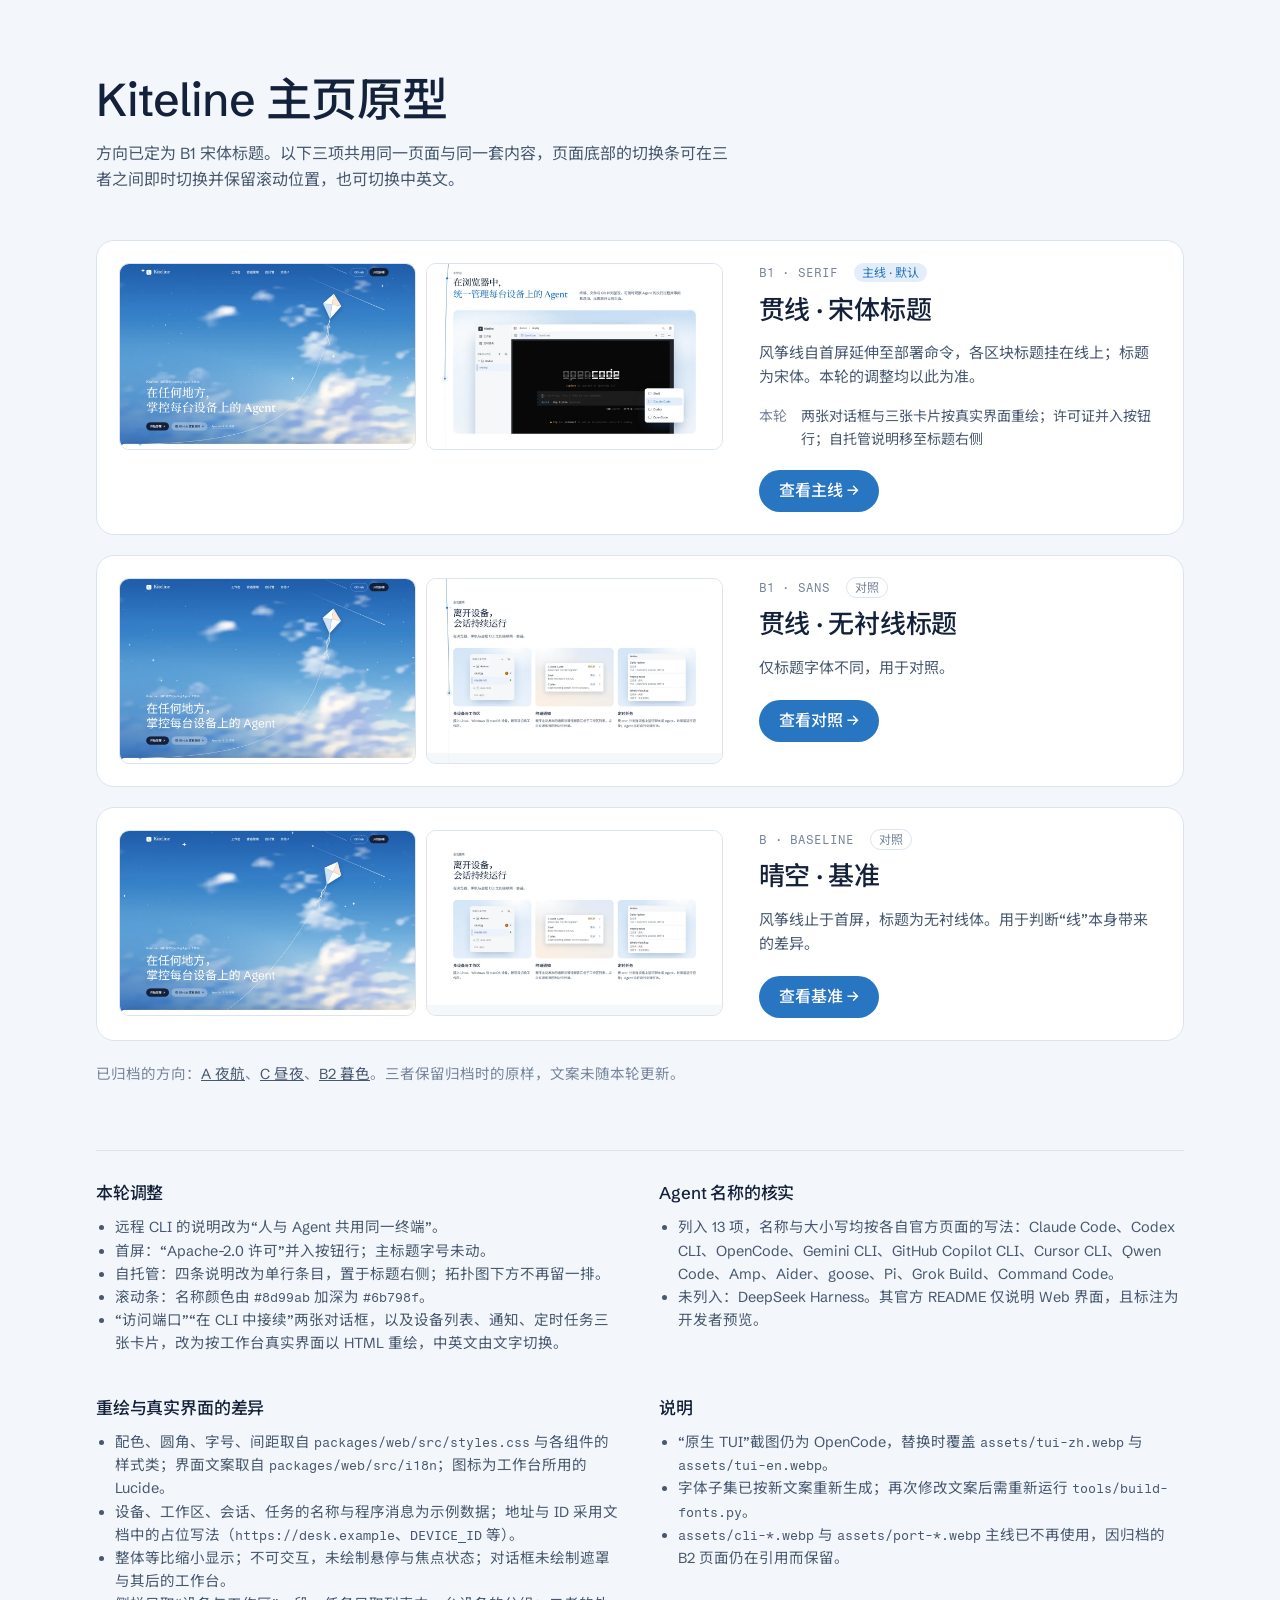
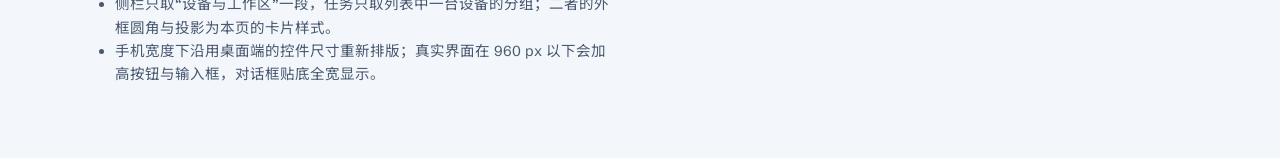
<file: site/prototypes/index.html>
<!doctype html>
<html lang="zh-CN">
  <head>
    <meta charset="utf-8" />
    <meta name="viewport" content="width=device-width, initial-scale=1, viewport-fit=cover" />
    <title>Kiteline 主页原型</title>
    <meta name="claude:viewport-fit-sides" content="cover" />
    <link
      rel="stylesheet"
      href="https://fonts.googleapis.com/css2?family=Schibsted+Grotesk:wght@400;500;600&family=Fragment+Mono&family=Noto+Sans+SC:wght@400;500&display=swap"
    />
    <style>
      /* Layout: a quiet chooser. Three directions listed as wide rows, each with two frames and a short brief. */
      :root {
        --bg: #f3f7fb;
        --surface: #ffffff;
        --ink: #14213a;
        --ink-2: #48586f;
        --ink-3: #77859a;
        --hair: #dbe4ee;
        --accent: #2875c1;
        --accent-soft: #e4eefa;
        --sans:
          "Schibsted Grotesk", "Noto Sans SC", "PingFang SC", "Microsoft YaHei", system-ui,
          sans-serif;
        --mono: "Fragment Mono", ui-monospace, "SFMono-Regular", Consolas, monospace;
      }
      @media (prefers-color-scheme: dark) {
        :root:not([data-theme="light"]) {
          --bg: #0b121d;
          --surface: #121c2b;
          --ink: #e9eff7;
          --ink-2: #b1bfd2;
          --ink-3: #7f8ea5;
          --hair: #24324a;
          --accent: #8ec5ff;
          --accent-soft: #1a2b45;
          color-scheme: dark;
        }
      }
      :root[data-theme="dark"] {
        --bg: #0b121d;
        --surface: #121c2b;
        --ink: #e9eff7;
        --ink-2: #b1bfd2;
        --ink-3: #7f8ea5;
        --hair: #24324a;
        --accent: #8ec5ff;
        --accent-soft: #1a2b45;
        color-scheme: dark;
      }
      * {
        box-sizing: border-box;
      }
      body {
        margin: 0;
        background: var(--bg);
        color: var(--ink);
        font-family: var(--sans);
        font-size: 16px;
        line-height: 1.6;
      }
      .page {
        max-width: 1120px;
        margin: 0 auto;
        padding-block: clamp(36px, 6vw, 72px);
        padding-left: max(16px, env(safe-area-inset-left, 0px));
        padding-right: max(16px, env(safe-area-inset-right, 0px));
      }
      h1,
      h2,
      h3 {
        margin: 0;
        font-weight: 500;
        letter-spacing: -0.01em;
        text-wrap: balance;
      }
      h1 {
        font-size: clamp(30px, 4.4vw, 46px);
        line-height: 1.2;
      }
      .lead {
        max-width: 40em;
        margin: 14px 0 0;
        color: var(--ink-2);
      }
      .rows {
        display: grid;
        gap: 20px;
        margin-top: clamp(28px, 4vw, 48px);
      }
      .row {
        display: grid;
        grid-template-columns: minmax(0, 1.5fr) minmax(0, 1fr);
        gap: clamp(18px, 3vw, 36px);
        padding: clamp(14px, 2vw, 22px);
        border: 1px solid var(--hair);
        border-radius: 18px;
        background: var(--surface);
      }
      .frames {
        display: grid;
        grid-template-columns: repeat(2, minmax(0, 1fr));
        gap: 10px;
        align-content: start;
      }
      .frames img {
        display: block;
        width: 100%;
        height: auto;
        border: 1px solid var(--hair);
        border-radius: 10px;
      }
      .brief {
        display: flex;
        flex-direction: column;
        min-width: 0;
      }
      .kicker {
        font-family: var(--mono);
        font-size: 12px;
        letter-spacing: 0.08em;
        color: var(--ink-3);
      }
      .state {
        margin-left: 8px;
        padding: 2px 8px;
        border-radius: 999px;
        background: var(--accent-soft);
        color: var(--accent);
        font-family: var(--sans);
        letter-spacing: 0;
      }
      .state.idle {
        background: none;
        border: 1px solid var(--hair);
        color: var(--ink-3);
      }
      h2 {
        margin-top: 6px;
        font-size: 26px;
      }
      .brief p {
        margin: 10px 0 0;
        color: var(--ink-2);
        font-size: 15px;
      }
      dl {
        display: grid;
        grid-template-columns: auto minmax(0, 1fr);
        gap: 6px 14px;
        margin: 16px 0 0;
        font-size: 14px;
      }
      dt {
        color: var(--ink-3);
        white-space: nowrap;
      }
      dd {
        margin: 0;
        color: var(--ink-2);
      }
      .open {
        display: inline-flex;
        align-items: center;
        align-self: flex-start;
        gap: 8px;
        height: 42px;
        margin-top: auto;
        padding: 0 20px;
        border-radius: 999px;
        background: var(--accent);
        color: var(--surface);
        font-weight: 500;
        text-decoration: none;
      }
      .open:hover {
        filter: brightness(1.08);
      }
      .open:focus-visible {
        outline: 2px solid var(--accent);
        outline-offset: 3px;
      }
      .brief .open {
        margin-top: 20px;
      }
      .archive {
        margin: 22px 0 0;
        font-size: 14.5px;
        color: var(--ink-3);
      }
      .archive a {
        color: var(--ink-2);
      }
      .notes {
        display: grid;
        grid-template-columns: repeat(2, minmax(0, 1fr));
        gap: clamp(20px, 3vw, 40px);
        margin-top: clamp(36px, 5vw, 64px);
        padding-top: 28px;
        border-top: 1px solid var(--hair);
      }
      h3 {
        font-size: 17px;
      }
      .notes p,
      .notes li {
        color: var(--ink-2);
        font-size: 14.5px;
      }
      .notes ul {
        margin: 10px 0 0;
        padding-left: 1.2em;
      }
      .notes p {
        margin: 10px 0 0;
      }
      .swatches {
        display: grid;
        grid-template-columns: repeat(auto-fill, minmax(96px, 1fr));
        gap: 10px;
        margin-top: 14px;
      }
      .sw {
        font-family: var(--mono);
        font-size: 11.5px;
        color: var(--ink-3);
      }
      .sw i {
        display: block;
        height: 46px;
        margin-bottom: 6px;
        border: 1px solid var(--hair);
        border-radius: 10px;
      }
      .sw b {
        display: block;
        font-family: var(--sans);
        font-size: 12.5px;
        font-weight: 500;
        color: var(--ink-2);
      }
      code {
        font-family: var(--mono);
        font-size: 0.9em;
      }
      @media (max-width: 800px) {
        .row,
        .notes {
          grid-template-columns: minmax(0, 1fr);
        }
      }
    </style>
  </head>
  <body>
    <div class="page">
      <h1>Kiteline 主页原型</h1>
      <p class="lead">
        方向已定为 B1
        宋体标题。以下三项共用同一页面与同一套内容，页面底部的切换条可在三者之间即时切换并保留滚动位置，也可切换中英文。
      </p>

      <div class="rows">
        <article class="row">
          <div class="frames">
            <img
              src="assets/thumb-b1s.webp"
              width="1120"
              height="700"
              alt="主线首屏：宋体标题“在任何地方，掌控每台设备上的 Agent”，风筝线自内容页顶角引出"
            />
            <img
              src="assets/thumb-b1s-2.webp"
              width="1120"
              height="700"
              alt="主线的 Agent 名称滚动条与工作台区块标题"
            />
          </div>
          <div class="brief">
            <div class="kicker">B1 · SERIF <span class="state">主线 · 默认</span></div>
            <h2>贯线 · 宋体标题</h2>
            <p>
              风筝线自首屏延伸至部署命令，各区块标题挂在线上；标题为宋体。本轮的调整均以此为准。
            </p>
            <dl>
              <dt>本轮</dt>
              <dd>两张对话框与三张卡片按真实界面重绘；许可证并入按钮行；自托管说明移至标题右侧</dd>
            </dl>
            <a class="open" href="b-sky.html#b1s">查看主线 →</a>
          </div>
        </article>

        <article class="row">
          <div class="frames">
            <img src="assets/thumb-b1.webp" width="1120" height="700" alt="无衬线标题对照的首屏" />
            <img
              src="assets/thumb-b1-2.webp"
              width="1120"
              height="700"
              alt="无衬线标题对照的区块标题"
            />
          </div>
          <div class="brief">
            <div class="kicker">B1 · SANS <span class="state idle">对照</span></div>
            <h2>贯线 · 无衬线标题</h2>
            <p>仅标题字体不同，用于对照。</p>
            <a class="open" href="b-sky.html#b1">查看对照 →</a>
          </div>
        </article>

        <article class="row">
          <div class="frames">
            <img
              src="assets/thumb-b.webp"
              width="1120"
              height="700"
              alt="基准版首屏：风筝线止于首屏下缘"
            />
            <img
              src="assets/thumb-b-2.webp"
              width="1120"
              height="700"
              alt="基准版区块：无贯穿全页的线"
            />
          </div>
          <div class="brief">
            <div class="kicker">B · BASELINE <span class="state idle">对照</span></div>
            <h2>晴空 · 基准</h2>
            <p>风筝线止于首屏，标题为无衬线体。用于判断“线”本身带来的差异。</p>
            <a class="open" href="b-sky.html#b">查看基准 →</a>
          </div>
        </article>
      </div>

      <p class="archive">
        已归档的方向：<a href="a-night.html">A 夜航</a>、<a href="c-day.html">C 昼夜</a>、<a
          href="b2-dusk.html"
          >B2 暮色</a
        >。三者保留归档时的原样，文案未随本轮更新。
      </p>

      <div class="notes">
        <section>
          <h3>本轮调整</h3>
          <ul>
            <li>远程 CLI 的说明改为“人与 Agent 共用同一终端”。</li>
            <li>首屏：“Apache-2.0 许可”并入按钮行；主标题字号未动。</li>
            <li>自托管：四条说明改为单行条目，置于标题右侧；拓扑图下方不再留一排。</li>
            <li>滚动条：名称颜色由 <code>#8d99ab</code> 加深为 <code>#6b798f</code>。</li>
            <li>
              “访问端口”“在 CLI
              中接续”两张对话框，以及设备列表、通知、定时任务三张卡片，改为按工作台真实界面以 HTML
              重绘，中英文由文字切换。
            </li>
          </ul>
        </section>
        <section>
          <h3>Agent 名称的核实</h3>
          <ul>
            <li>
              列入 13 项，名称与大小写均按各自官方页面的写法：Claude Code、Codex
              CLI、OpenCode、Gemini CLI、GitHub Copilot CLI、Cursor CLI、Qwen
              Code、Amp、Aider、goose、Pi、Grok Build、Command Code。
            </li>
            <li>未列入：DeepSeek Harness。其官方 README 仅说明 Web 界面，且标注为开发者预览。</li>
          </ul>
        </section>
        <section>
          <h3>重绘与真实界面的差异</h3>
          <ul>
            <li>
              配色、圆角、字号、间距取自 <code>packages/web/src/styles.css</code>
              与各组件的样式类；界面文案取自
              <code>packages/web/src/i18n</code>；图标为工作台所用的 Lucide。
            </li>
            <li>
              设备、工作区、会话、任务的名称与程序消息为示例数据；地址与 ID
              采用文档中的占位写法（<code>https://desk.example</code>、<code>DEVICE_ID</code> 等）。
            </li>
            <li>
              整体等比缩小显示；不可交互，未绘制悬停与焦点状态；对话框未绘制遮罩与其后的工作台。
            </li>
            <li>
              侧栏只取“设备与工作区”一段，任务只取列表中一台设备的分组；二者的外框圆角与投影为本页的卡片样式。
            </li>
            <li>
              手机宽度下沿用桌面端的控件尺寸重新排版；真实界面在 960 px
              以下会加高按钮与输入框，对话框贴底全宽显示。
            </li>
          </ul>
        </section>
        <section>
          <h3>说明</h3>
          <ul>
            <li>
              “原生 TUI”截图仍为 OpenCode，替换时覆盖 <code>assets/tui-zh.webp</code> 与
              <code>assets/tui-en.webp</code>。
            </li>
            <li>
              字体子集已按新文案重新生成；再次修改文案后需重新运行
              <code>tools/build-fonts.py</code>。
            </li>
            <li>
              <code>assets/cli-*.webp</code> 与 <code>assets/port-*.webp</code>
              主线已不再使用，因归档的 B2 页面仍在引用而保留。
            </li>
          </ul>
        </section>
      </div>
    </div>
  </body>
</html>
</file>
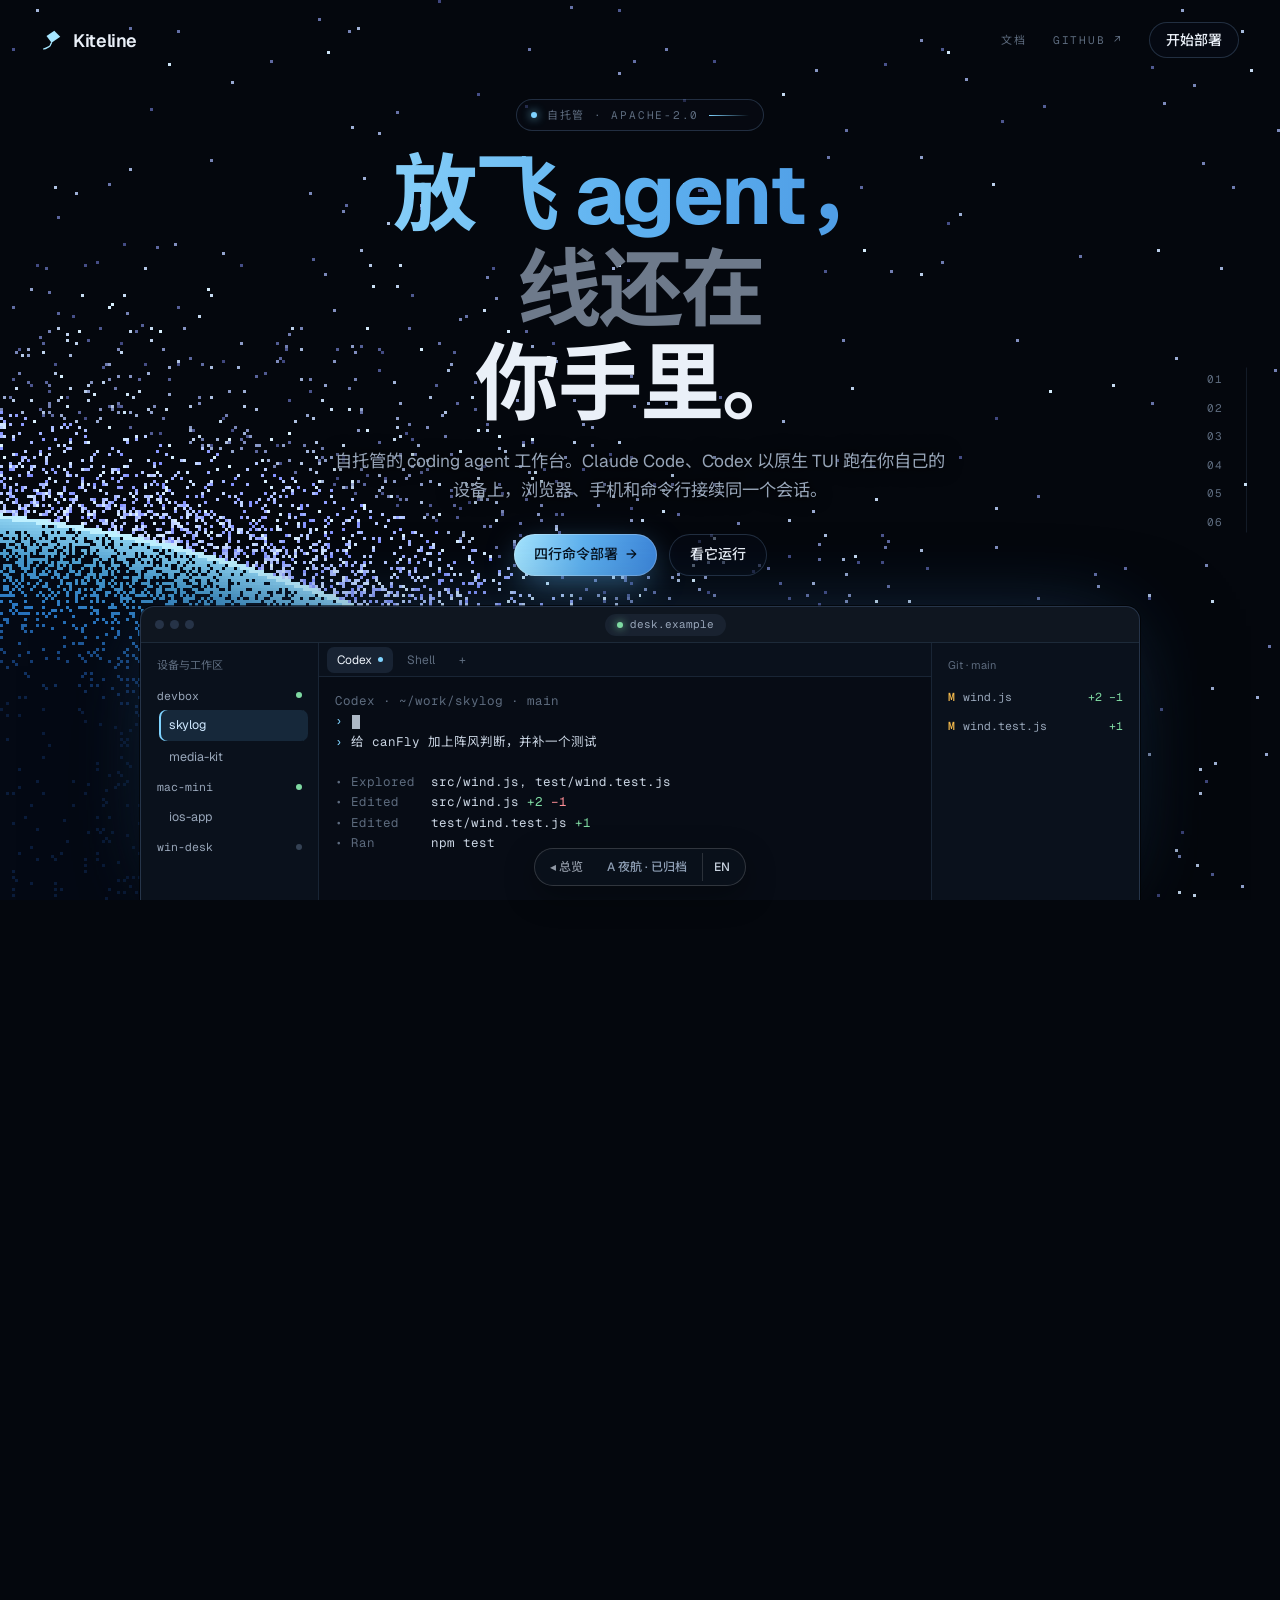
<file: site/prototypes/a-night.html>
<!doctype html>
<html lang="zh-CN" data-lang="zh">
  <head>
    <meta charset="utf-8" />
    <meta name="viewport" content="width=device-width, initial-scale=1, viewport-fit=cover" />
    <title>Kiteline · 夜航</title>
    <meta name="theme-color" content="#04070d" />
    <link rel="preconnect" href="https://fonts.googleapis.com" />
    <link rel="preconnect" href="https://fonts.gstatic.com" crossorigin />
    <link
      rel="stylesheet"
      href="https://fonts.googleapis.com/css2?family=Geist:wght@300..700&family=Geist+Mono:wght@400;500&family=Noto+Sans+SC:wght@400;500;700&display=swap"
    />
    <link rel="stylesheet" href="assets/proto.css" />
    <style>
      /* Layout: one pinned viewport; the wheel moves through numbered scenes over a dithered night horizon. */
      :root {
        color-scheme: dark;
        --bg: #04070d;
        --surface: #0a111c;
        --surface-2: #101a29;
        --line: rgba(150, 195, 255, 0.11);
        --line-strong: rgba(150, 195, 255, 0.2);
        --text: #eaf0f8;
        --text-2: #97a5b8;
        --text-3: #5d6b7e;
        --sky: #2875c1; /* rainng.com navigation blue */
        --sky-2: #3b8dbd; /* rainng.com link blue */
        --ice: #b9d9eb; /* rainng.com cloud highlight */
        --cyan: #7fd3ff;
        --ok: #7fd9a2;
        --warn: #f2b84b;
        --bad: #ff8f97;
        --grad: linear-gradient(95deg, #a6e6ff 0%, #5fb2f0 48%, #3d86da 100%);
        --sans: "Geist", "Noto Sans SC", "PingFang SC", "Microsoft YaHei", system-ui, sans-serif;
        --mono: "Geist Mono", ui-monospace, "SFMono-Regular", Consolas, "Noto Sans SC", monospace;
      }
      html {
        background: var(--bg);
        scroll-snap-type: y proximity;
      }
      body {
        background: var(--bg);
        color: var(--text);
        font-family: var(--sans);
        font-size: 16px;
        line-height: 1.5;
        overflow-x: hidden;
      }
      #field {
        position: fixed;
        inset: 0;
        width: 100%;
        height: 100%;
        image-rendering: pixelated;
        image-rendering: crisp-edges;
        pointer-events: none;
      }
      .mono {
        font-family: var(--mono);
        font-size: 11px;
        letter-spacing: 0.16em;
        text-transform: uppercase;
        color: var(--text-3);
      }
      .g {
        background: var(--grad);
        -webkit-background-clip: text;
        background-clip: text;
        color: transparent;
      }

      /* ---------- top bar ---------- */
      .top {
        position: fixed;
        inset: 0 0 auto;
        z-index: 50;
        display: flex;
        align-items: center;
        justify-content: space-between;
        padding: calc(22px + env(safe-area-inset-top, 0px)) max(20px, 3.2vw) 0;
      }
      .brand {
        display: flex;
        align-items: center;
        gap: 10px;
        font-weight: 600;
        font-size: 18px;
        letter-spacing: -0.02em;
      }
      .brand svg {
        width: 22px;
        height: 22px;
      }
      .top nav {
        display: flex;
        align-items: center;
        gap: 26px;
      }
      .top nav a.mono:hover {
        color: var(--text);
      }
      .btn {
        display: inline-flex;
        align-items: center;
        gap: 8px;
        height: 36px;
        padding: 0 16px;
        border: 1px solid var(--line-strong);
        border-radius: 999px;
        background: rgba(8, 13, 22, 0.6);
        font-size: 14px;
        font-weight: 500;
        white-space: nowrap;
        cursor: pointer;
        transition:
          border-color 0.2s,
          background 0.2s,
          transform 0.2s;
      }
      .btn:hover {
        border-color: rgba(170, 215, 255, 0.5);
        background: rgba(20, 32, 52, 0.7);
      }
      .btn.primary {
        height: 42px;
        padding: 0 20px;
        border: 0;
        background: var(--grad);
        color: #06121f;
        box-shadow:
          0 0 0 1px rgba(255, 255, 255, 0.25) inset,
          0 10px 34px -8px rgba(95, 178, 240, 0.7);
      }
      .btn.primary:hover {
        transform: translateY(-1px);
      }
      .btn.big {
        height: 42px;
        padding: 0 20px;
      }

      /* ---------- scene index ---------- */
      .idx {
        position: fixed;
        right: max(16px, 2.6vw);
        top: 50%;
        z-index: 40;
        display: flex;
        flex-direction: column;
        gap: 6px;
        padding-right: 12px;
        border-right: 1px solid var(--line);
        transform: translateY(-50%);
      }
      .idx a {
        display: flex;
        align-items: center;
        justify-content: flex-end;
        gap: 10px;
        padding: 3px 0;
        font-family: var(--mono);
        font-size: 11px;
        letter-spacing: 0.14em;
        color: var(--text-3);
        transition: color 0.25s;
      }
      .idx a span {
        max-width: 0;
        overflow: hidden;
        white-space: nowrap;
        opacity: 0;
        transition:
          max-width 0.35s,
          opacity 0.35s;
      }
      .idx a.on {
        color: var(--cyan);
      }
      .idx a.on span,
      .idx a:hover span {
        max-width: 140px;
        opacity: 1;
        color: var(--text);
      }
      .idx::after {
        content: "";
        position: absolute;
        right: -1px;
        top: 0;
        width: 1px;
        height: calc(100% / 6);
        background: var(--cyan);
        transform: translateY(calc(var(--pos, 0) * 100%));
        transition: transform 0.35s cubic-bezier(0.2, 0.8, 0.2, 1);
        opacity: var(--idx-on, 0);
      }

      /* ---------- reel ---------- */
      .reel {
        position: relative;
        height: 700vh;
      }
      .snaps i {
        position: absolute;
        left: 0;
        width: 1px;
        height: 100vh;
        scroll-snap-align: start;
      }
      .stage {
        position: sticky;
        top: 0;
        height: 100vh;
        height: 100svh;
        overflow: hidden;
      }
      .scene {
        --d: 0;
        --a: 0;
        position: absolute;
        inset: 0;
        display: grid;
        grid-template-columns: minmax(0, 1fr);
        grid-template-rows: auto minmax(0, 1fr);
        justify-items: center;
        gap: clamp(18px, 3.4vh, 40px);
        padding: clamp(84px, 11vh, 120px) max(20px, 7vw) clamp(72px, 9vh, 96px);
        opacity: 0;
        visibility: hidden;
        will-change: opacity;
      }
      .scene > .copy {
        order: -1;
      }
      .copy {
        max-width: 880px;
        text-align: center;
        transform: translate3d(0, calc(var(--d) * -70px), 0);
      }
      .copy .mono {
        display: inline-flex;
        align-items: center;
        gap: 10px;
        margin-bottom: 16px;
      }
      .copy .mono b {
        font-weight: 500;
        color: var(--cyan);
      }
      .copy .mono::after {
        content: "";
        width: 40px;
        height: 1px;
        background: linear-gradient(90deg, var(--cyan), transparent);
      }
      h1,
      h2 {
        margin: 0;
        font-weight: 600;
        letter-spacing: -0.045em;
        text-wrap: balance;
      }
      :lang(zh-CN) h1,
      :lang(zh-CN) h2 {
        font-weight: 700;
        letter-spacing: -0.02em;
      }
      h2 {
        font-size: clamp(28px, 4.1vw, 54px);
        line-height: 1.08;
      }
      :lang(zh-CN) h2 {
        line-height: 1.22;
      }
      h2 .g {
        display: block;
      }
      .copy p {
        max-width: 620px;
        margin: 16px auto 0;
        font-size: clamp(14px, 1.15vw, 16.5px);
        line-height: 1.7;
        color: var(--text-2);
        text-wrap: pretty;
        text-shadow:
          0 0 18px var(--bg),
          0 0 6px var(--bg);
      }
      .copy code {
        padding: 2px 6px;
        border: 1px solid var(--line);
        border-radius: 6px;
        background: rgba(120, 170, 230, 0.08);
        font-family: var(--mono);
        font-size: 0.9em;
        color: var(--ice);
      }
      .vis {
        position: relative;
        display: grid;
        grid-template-columns: minmax(0, 1fr);
        place-items: center;
        width: 100%;
        min-height: 0;
        container-type: size;
        transform: translate3d(0, calc(var(--d) * -150px), 0) scale(calc(1 - var(--a) * 0.05));
      }

      /* ---------- window chrome ---------- */
      .win {
        position: relative;
        display: flex;
        flex-direction: column;
        overflow: hidden;
        border: 1px solid var(--line-strong);
        border-radius: 14px;
        background: var(--surface);
        box-shadow:
          0 0 0 1px rgba(0, 0, 0, 0.6),
          0 40px 120px -20px rgba(0, 0, 0, 0.9),
          0 0 90px -30px rgba(63, 141, 218, 0.55);
      }
      .bar {
        display: flex;
        flex: none;
        align-items: center;
        gap: 12px;
        height: 36px;
        padding: 0 14px;
        border-bottom: 1px solid var(--line);
        background: rgba(255, 255, 255, 0.02);
      }
      .dots {
        display: flex;
        gap: 6px;
      }
      .dots i {
        width: 9px;
        height: 9px;
        border-radius: 50%;
        background: #263347;
      }
      .url {
        display: flex;
        align-items: center;
        gap: 7px;
        height: 22px;
        padding: 0 12px;
        margin: 0 auto;
        border-radius: 999px;
        background: rgba(150, 195, 255, 0.07);
        font-family: var(--mono);
        font-size: 11px;
        color: var(--text-2);
      }
      .url::before {
        content: "";
        width: 6px;
        height: 6px;
        border-radius: 50%;
        background: var(--ok);
        box-shadow: 0 0 8px var(--ok);
      }
      .shot {
        --ratio: 1.7778;
        width: min(1040px, 100cqw, calc((100cqh - 38px) * var(--ratio)));
      }
      .shot img {
        width: 100%;
        height: auto;
      }
      pre.t {
        margin: 0;
        padding: 14px 16px;
        overflow: hidden;
        font-family: var(--mono);
        font-size: 12.5px;
        line-height: 1.62;
        color: #cbd6e4;
        white-space: pre-wrap;
        word-break: break-all;
        text-align: left;
      }
      .t .p {
        color: var(--cyan);
      }
      .t .m {
        color: var(--text-3);
      }
      .t .ok {
        color: var(--ok);
      }
      .t .wa {
        color: var(--warn);
      }
      .t .bd {
        color: var(--bad);
      }
      .t .hi {
        color: #fff;
      }
      .t .in {
        color: var(--ice);
      }

      /* ---------- hero ---------- */
      .s0 {
        grid-template-rows: auto minmax(0, 1fr);
        padding-bottom: 0;
      }
      .badge {
        display: inline-flex;
        align-items: center;
        gap: 10px;
        height: 32px;
        padding: 0 14px;
        margin-bottom: 26px;
        border: 1px solid var(--line-strong);
        border-radius: 999px;
        background: rgba(8, 13, 22, 0.5);
      }
      .badge::before {
        content: "";
        width: 6px;
        height: 6px;
        border-radius: 50%;
        background: var(--cyan);
        box-shadow: 0 0 10px var(--cyan);
      }
      h1 {
        font-size: clamp(42px, 7.6vw, 108px);
        line-height: 0.98;
      }
      :lang(zh-CN) h1 {
        font-size: clamp(40px, 6.6vw, 96px);
        line-height: 1.12;
      }
      h1 span {
        display: block;
      }
      h1 .dim {
        color: #6e7a8b;
      }
      .s0 .copy p {
        font-size: clamp(15px, 1.35vw, 18.5px);
      }
      .cta {
        display: flex;
        flex-wrap: wrap;
        justify-content: center;
        gap: 12px;
        margin-top: 28px;
      }
      .s0 .vis {
        align-items: start;
      }
      /* the drawn workbench */
      .wb {
        width: min(1000px, 100%);
        height: 100%;
        min-height: 220px;
        border-bottom: 0;
        border-radius: 14px 14px 0 0;
      }
      .wb-body {
        display: grid;
        flex: 1;
        grid-template-columns: 178px minmax(0, 1fr) 208px;
        min-height: 0;
        text-align: left;
      }
      .wb-side,
      .wb-tool {
        padding: 12px 10px;
        font-size: 12.5px;
        color: var(--text-2);
      }
      .wb-side {
        border-right: 1px solid var(--line);
      }
      .wb-tool {
        border-left: 1px solid var(--line);
      }
      .wb-h {
        margin: 2px 6px 8px;
        font-size: 11px;
        color: var(--text-3);
      }
      .dev {
        display: flex;
        align-items: center;
        gap: 7px;
        padding: 5px 6px;
        font-family: var(--mono);
        font-size: 11.5px;
      }
      .dev::after {
        content: "";
        width: 6px;
        height: 6px;
        margin-left: auto;
        border-radius: 50%;
        background: var(--ok);
      }
      .dev.off::after {
        background: #344154;
      }
      .ws {
        display: flex;
        align-items: center;
        justify-content: space-between;
        padding: 6px 10px;
        margin: 1px 0 1px 8px;
        border-radius: 7px;
      }
      .ws.on {
        background: rgba(95, 178, 240, 0.14);
        color: #cfe8ff;
        box-shadow: inset 2px 0 0 var(--cyan);
      }
      .pip {
        display: grid;
        place-items: center;
        min-width: 17px;
        height: 17px;
        border-radius: 999px;
        background: var(--cyan);
        font-size: 10.5px;
        font-weight: 600;
        color: #06121f;
        transform: scale(0);
        transition: transform 0.4s cubic-bezier(0.3, 1.6, 0.5, 1);
      }
      .pip.show {
        transform: scale(1);
      }
      .wb-main {
        display: flex;
        flex-direction: column;
        min-width: 0;
        background: #070c15;
      }
      .tabs {
        display: flex;
        flex: none;
        align-items: center;
        gap: 4px;
        height: 34px;
        padding: 0 8px;
        border-bottom: 1px solid var(--line);
        background: var(--surface);
        font-size: 12px;
        color: var(--text-3);
      }
      .tabs span {
        display: flex;
        align-items: center;
        gap: 6px;
        padding: 4px 10px;
        border-radius: 7px;
      }
      .tabs .on {
        background: rgba(150, 195, 255, 0.1);
        color: var(--text);
      }
      .tabs .on::after {
        content: "";
        width: 5px;
        height: 5px;
        border-radius: 50%;
        background: var(--cyan);
      }
      .chg {
        display: flex;
        align-items: center;
        gap: 8px;
        padding: 6px;
        border-radius: 7px;
        font-family: var(--mono);
        font-size: 11.5px;
        opacity: 0;
        transform: translateX(8px);
        transition:
          opacity 0.4s,
          transform 0.4s;
      }
      .chg.show {
        opacity: 1;
        transform: none;
      }
      .chg b {
        font-weight: 500;
        color: var(--warn);
      }
      .chg em {
        margin-left: auto;
        font-style: normal;
        color: var(--ok);
      }

      /* ---------- scene 2: one session, three surfaces ---------- */
      .surfaces {
        position: relative;
        display: grid;
        grid-template-columns: minmax(0, 1.55fr) minmax(0, 0.62fr) minmax(0, 1fr);
        align-items: end;
        gap: 22px;
        width: min(1060px, 100%);
      }
      .sf {
        position: relative;
        transition:
          border-color 0.3s,
          box-shadow 0.3s;
      }
      .sf.typing {
        border-color: rgba(127, 211, 255, 0.65);
        box-shadow:
          0 0 0 1px rgba(0, 0, 0, 0.6),
          0 40px 120px -20px rgba(0, 0, 0, 0.9),
          0 0 70px -18px rgba(127, 211, 255, 0.75);
      }
      .sf pre.t {
        height: min(262px, calc(100cqh - 130px));
        font-size: 11.5px;
      }
      .sf.phone {
        border-radius: 26px;
      }
      .sf.phone pre.t {
        height: min(300px, calc(100cqh - 110px));
        padding: 12px;
        font-size: 9.6px;
      }
      .sf.phone .bar {
        justify-content: center;
        height: 30px;
      }
      .sf.phone .bar::before {
        content: "";
        width: 54px;
        height: 5px;
        border-radius: 99px;
        background: #263347;
      }
      .keys {
        display: grid;
        grid-template-columns: repeat(7, 1fr);
        gap: 4px;
        padding: 8px;
        border-top: 1px solid var(--line);
        font-family: var(--mono);
        font-size: 8px;
        color: var(--text-3);
        text-align: center;
      }
      .keys span {
        padding: 5px 0;
        border-radius: 4px;
        background: rgba(150, 195, 255, 0.07);
      }
      .who {
        position: absolute;
        left: 14px;
        bottom: -13px;
        z-index: 2;
        display: flex;
        align-items: center;
        gap: 7px;
        height: 26px;
        padding: 0 11px;
        border: 1px solid var(--line-strong);
        border-radius: 999px;
        background: #0b1422;
        font-size: 11.5px;
        color: var(--text-2);
        white-space: nowrap;
      }
      .who::before {
        content: "";
        width: 6px;
        height: 6px;
        border-radius: 50%;
        background: #344154;
      }
      .typing .who {
        color: #dff3ff;
      }
      .typing .who::before {
        background: var(--cyan);
        box-shadow: 0 0 10px var(--cyan);
      }
      .tether {
        grid-column: 1 / -1;
        display: flex;
        align-items: center;
        gap: 14px;
        margin-top: 24px;
        font-family: var(--mono);
        font-size: 11px;
        color: var(--text-2);
      }
      .tether::before,
      .tether::after {
        content: "";
        flex: 1;
        height: 1px;
        background: repeating-linear-gradient(90deg, var(--sky-2) 0 6px, transparent 6px 12px);
        opacity: 0.7;
      }
      .tether b {
        font-weight: 500;
        color: var(--cyan);
      }

      /* ---------- scene 3: remote CLI ---------- */
      .cli {
        display: grid;
        grid-template-columns: minmax(0, 1fr) minmax(0, 1.15fr);
        gap: 22px;
        width: min(1000px, 100%);
      }
      .cli pre.t {
        height: min(300px, calc(100cqh - 60px));
      }
      .cli .cheat pre.t {
        line-height: 1.95;
      }
      .tip {
        position: absolute;
        right: 16px;
        bottom: 14px;
        display: flex;
        align-items: center;
        gap: 8px;
        padding: 7px 12px;
        border: 1px solid var(--line-strong);
        border-radius: 10px;
        background: rgba(11, 20, 34, 0.92);
        font-size: 12px;
        color: var(--text-2);
        opacity: 0;
        transform: translateY(8px);
        transition:
          opacity 0.4s,
          transform 0.4s;
      }
      .tip.show {
        opacity: 1;
        transform: none;
      }
      kbd {
        padding: 2px 6px;
        border: 1px solid var(--line-strong);
        border-bottom-width: 2px;
        border-radius: 5px;
        font-family: var(--mono);
        font-size: 11px;
        color: var(--text);
      }

      /* ---------- scene 4: chips over the real screenshot ---------- */
      .chips {
        position: absolute;
        inset: 0;
        pointer-events: none;
      }
      .chip {
        position: absolute;
        display: flex;
        align-items: center;
        gap: 8px;
        padding: 8px 13px;
        border: 1px solid var(--line-strong);
        border-radius: 999px;
        background: rgba(8, 14, 24, 0.9);
        font-family: var(--mono);
        font-size: 11.5px;
        color: var(--ice);
        white-space: nowrap;
        box-shadow: 0 14px 40px rgba(0, 0, 0, 0.6);
        animation: bob 6s ease-in-out infinite;
      }
      .chip i {
        width: 6px;
        height: 6px;
        border-radius: 50%;
        background: var(--cyan);
      }
      .chip:nth-child(1) {
        left: -3%;
        top: 18%;
      }
      .chip:nth-child(2) {
        right: -4%;
        top: 46%;
        animation-delay: -2s;
      }
      .chip:nth-child(3) {
        left: 6%;
        bottom: 9%;
        animation-delay: -4s;
      }
      @keyframes bob {
        50% {
          transform: translateY(-8px);
        }
      }

      /* ---------- scene 5: notifications and schedules ---------- */
      .duo {
        display: grid;
        grid-template-columns: repeat(2, minmax(0, 1fr));
        gap: 22px;
        width: min(940px, 100%);
        text-align: left;
      }
      .card {
        padding: 18px;
        border-radius: 14px;
      }
      .card-h {
        display: flex;
        align-items: center;
        justify-content: space-between;
        margin-bottom: 12px;
      }
      .note {
        display: grid;
        grid-template-columns: auto minmax(0, 1fr) auto;
        gap: 4px 10px;
        padding: 12px;
        margin-top: 8px;
        border: 1px solid var(--line);
        border-radius: 10px;
        background: rgba(150, 195, 255, 0.04);
        font-size: 13px;
        opacity: 0.35;
        transform: translateY(6px);
        transition:
          opacity 0.5s,
          transform 0.5s,
          border-color 0.5s;
      }
      .note.show {
        opacity: 1;
        transform: none;
      }
      .note.fresh {
        border-color: rgba(127, 211, 255, 0.55);
      }
      .note i {
        grid-row: span 2;
        width: 8px;
        height: 8px;
        margin-top: 6px;
        border-radius: 50%;
        background: var(--cyan);
      }
      .note i.w {
        background: var(--warn);
      }
      .note b {
        font-weight: 500;
      }
      .note time {
        font-family: var(--mono);
        font-size: 11px;
        color: var(--text-3);
      }
      .note p {
        grid-column: 2 / -1;
        margin: 0;
        color: var(--text-2);
        line-height: 1.5;
      }
      .task {
        padding: 12px;
        margin-top: 8px;
        border: 1px solid var(--line);
        border-radius: 10px;
        background: rgba(150, 195, 255, 0.04);
        font-size: 13px;
      }
      .task-top {
        display: flex;
        align-items: baseline;
        justify-content: space-between;
        gap: 10px;
      }
      .task code {
        font-family: var(--mono);
        font-size: 12px;
        color: var(--cyan);
      }
      .task small {
        display: block;
        margin-top: 2px;
        font-family: var(--mono);
        font-size: 11px;
        color: var(--text-3);
      }
      .runs {
        display: flex;
        gap: 4px;
        margin-top: 10px;
      }
      .runs i {
        flex: 1;
        height: 16px;
        border-radius: 3px;
        background: rgba(127, 217, 162, 0.75);
        transform-origin: bottom;
        animation: grow 0.5s backwards;
      }
      .runs i.f {
        background: var(--bad);
      }
      .runs i.s {
        background: #2b384b;
      }
      .runs i.now {
        background: var(--cyan);
        animation: pulse 1.2s ease-in-out infinite;
      }
      @keyframes grow {
        from {
          transform: scaleY(0);
        }
      }
      @keyframes pulse {
        50% {
          opacity: 0.35;
        }
      }

      /* ---------- scene 6: start ---------- */
      .s6 {
        grid-template-rows: minmax(0, 1fr);
        align-items: center;
      }
      .s6 .copy {
        max-width: 720px;
      }
      .kite {
        width: 92px;
        height: 92px;
        margin: 0 auto 22px;
        filter: drop-shadow(0 0 28px rgba(95, 178, 240, 0.7));
        animation: sway 7s ease-in-out infinite;
        transform-origin: 20% 90%;
      }
      @keyframes sway {
        50% {
          transform: rotate(-5deg) translateY(-6px);
        }
      }
      .quick {
        position: relative;
        max-width: 100%;
        margin: 26px auto 0;
        text-align: left;
      }
      .copy {
        min-width: 0;
        width: 100%;
      }
      .quick pre.t {
        padding: 18px 20px;
        font-size: clamp(11px, 1.05vw, 13.5px);
        line-height: 1.85;
        overflow-x: auto;
        white-space: pre;
        word-break: normal;
      }
      .quick .btn {
        position: absolute;
        top: 44px;
        right: 10px;
        height: 28px;
        padding: 0 11px;
        font-size: 12px;
      }
      .fine {
        margin-top: 18px;
        font-family: var(--mono);
        font-size: 11px;
        letter-spacing: 0.08em;
        color: var(--text-3);
      }
      .fine a {
        color: var(--text-2);
        border-bottom: 1px solid var(--line-strong);
      }

      /* ---------- small screens ---------- */
      @media (max-width: 860px) {
        .top nav a.mono {
          display: none;
        }
        .idx {
          right: 8px;
          padding-right: 8px;
        }
        .idx a span {
          display: none;
        }
        .scene {
          padding-left: 16px;
          padding-right: 34px;
        }
        .wb-body {
          grid-template-columns: minmax(0, 1fr);
        }
        .wb-side,
        .wb-tool {
          display: none;
        }
        .surfaces {
          grid-template-columns: minmax(0, 1.3fr) minmax(0, 0.9fr);
          gap: 12px;
        }
        .surfaces .cliwin {
          display: none;
        }
        .sf pre.t {
          height: min(210px, calc(100cqh - 110px));
          font-size: 9.5px;
        }
        .sf.phone pre.t {
          height: min(196px, calc(100cqh - 110px));
          font-size: 8px;
        }
        .cli,
        .duo {
          grid-template-columns: minmax(0, 1fr);
          gap: 12px;
        }
        .cli .cheat {
          display: none;
        }
        .cli pre.t {
          height: min(230px, calc(100cqh - 50px));
          font-size: 11px;
        }
        .chip:nth-child(1) {
          left: 0;
        }
        .chip:nth-child(2) {
          right: 0;
        }
        .card {
          padding: 12px;
        }
        .note:nth-of-type(n + 3),
        .task:nth-of-type(n + 3) {
          display: none;
        }
        .shot {
          width: 100%;
        }
        .kite {
          width: 64px;
          height: 64px;
        }
      }
      @media (max-height: 720px) {
        .copy p {
          margin-top: 10px;
        }
        .badge {
          margin-bottom: 14px;
        }
        .copy .mono {
          margin-bottom: 8px;
        }
      }
      @media (prefers-reduced-motion: reduce) {
        html {
          scroll-snap-type: none;
        }
        .chip,
        .kite,
        .runs i {
          animation: none;
        }
      }
    </style>
  </head>
  <body data-proto="a">
    <canvas id="field" aria-hidden="true"></canvas>

    <header class="top">
      <a class="brand" href="#top" aria-label="Kiteline">
        <svg viewBox="0 0 24 24" fill="none" aria-hidden="true">
          <defs>
            <linearGradient id="kg" x1="4" y1="2" x2="20" y2="16">
              <stop stop-color="#a6e6ff" />
              <stop offset="1" stop-color="#3d86da" />
            </linearGradient>
          </defs>
          <path d="M14.5 2 21 8.5 11.5 15 6 7.5Z" fill="url(#kg)" />
          <path
            d="M11.5 15c-1.6 1.7-.4 3.300-2.700 4.200S6 21.300 3 21.800"
            stroke="#a6e6ff"
            stroke-width="1.4"
            stroke-linecap="round"
          />
        </svg>
        Kiteline
      </a>
      <nav>
        <a
          class="mono"
          href="https://github.com/Azure99/kiteline/blob/main/docs/guide/usage.md"
          data-en="Docs"
          >文档</a
        >
        <a class="mono" href="https://github.com/Azure99/kiteline">GitHub ↗</a>
        <a class="btn" href="#s6" data-jump="6" data-en="Deploy">开始部署</a>
      </nav>
    </header>

    <nav class="idx" aria-label="Sections">
      <a href="#s1" data-jump="1">01 <span data-en="NATIVE TUI">原生 TUI</span></a>
      <a href="#s2" data-jump="2">02 <span data-en="EVERYWHERE">多端接续</span></a>
      <a href="#s3" data-jump="3">03 <span data-en="REMOTE CLI">远程 CLI</span></a>
      <a href="#s4" data-jump="4">04 <span data-en="WORKBENCH">工作台</span></a>
      <a href="#s5" data-jump="5">05 <span data-en="UNATTENDED">无人值守</span></a>
      <a href="#s6" data-jump="6">06 <span data-en="START">开始</span></a>
    </nav>

    <main class="reel" id="top">
      <div class="snaps" aria-hidden="true">
        <i style="top: 0"></i><i style="top: 100vh"></i><i style="top: 200vh"></i
        ><i style="top: 300vh"></i><i style="top: 400vh"></i><i style="top: 500vh"></i
        ><i style="top: 600vh"></i>
      </div>
      <div class="stage">
        <!-- 00 hero -->
        <section class="scene s0" id="s0">
          <div class="copy">
            <div class="badge mono" data-en="SELF-HOSTED · APACHE-2.0">自托管 · APACHE-2.0</div>
            <h1
              data-en='<span class="g">Let agents fly.</span><span class="dim">Keep hold</span><span>of the line.</span>'
            >
              <span class="g">放飞 agent，</span><span class="dim">线还在</span
              ><span>你手里。</span>
            </h1>
            <p
              data-en="A self-hosted workbench for coding agents. Claude Code and Codex run as native TUIs on your own machines; pick the same session up from a browser, a phone, or a CLI."
            >
              自托管的 coding agent 工作台。Claude Code、Codex 以原生 TUI
              跑在你自己的设备上，浏览器、手机和命令行接续同一个会话。
            </p>
            <div class="cta">
              <a class="btn primary" href="#s6" data-jump="6"
                ><span data-en="Deploy in four commands">四行命令部署</span> →</a
              >
              <a class="btn big" href="#s1" data-jump="1" data-en="See it work">看它运行</a>
            </div>
          </div>
          <div class="vis">
            <div class="win wb" aria-hidden="true">
              <div class="bar">
                <div class="dots"><i></i><i></i><i></i></div>
                <div class="url">desk.example</div>
              </div>
              <div class="wb-body">
                <div class="wb-side">
                  <div class="wb-h" data-en="Devices and workspaces">设备与工作区</div>
                  <div class="dev">devbox</div>
                  <div class="ws on">skylog <span class="pip" id="pip">1</span></div>
                  <div class="ws">media-kit</div>
                  <div class="dev">mac-mini</div>
                  <div class="ws">ios-app</div>
                  <div class="dev off">win-desk</div>
                </div>
                <div class="wb-main">
                  <div class="tabs">
                    <span class="on">Codex</span><span>Shell</span><span>+</span>
                  </div>
                  <pre class="t" id="heroTerm" data-rows="13"></pre>
                </div>
                <div class="wb-tool">
                  <div class="wb-h">Git · main</div>
                  <div class="chg" id="chg1"><b>M</b> wind.js <em>+2 −1</em></div>
                  <div class="chg" id="chg2"><b>M</b> wind.test.js <em>+1</em></div>
                </div>
              </div>
            </div>
          </div>
        </section>

        <!-- 01 native TUI -->
        <section class="scene" id="s1">
          <div class="vis">
            <div class="win shot">
              <div class="bar">
                <div class="dots"><i></i><i></i><i></i></div>
                <div class="url">desk.example</div>
              </div>
              <img
                src="assets/readme-desktop.webp"
                width="1600"
                height="900"
                alt="Kiteline 工作台：Codex 的原生 TUI 与项目检查上下分屏，中间是 Git diff，右侧是文件树"
              />
            </div>
          </div>
          <div class="copy">
            <div class="mono"><b>01</b> <span data-en="NATIVE TUI">原生 TUI</span></div>
            <h2
              data-en='No wrapper. No redraw. <span class="g">The terminal it was built for.</span>'
            >
              不套壳，不重画。<span class="g">就是它原本的终端。</span>
            </h2>
            <p
              data-en="Agents run in a real terminal, keeping their own interface and keystrokes, with the toolchain and environment already on the machine."
            >
              agent 运行在真实终端里，保留原有的界面与交互，沿用设备上已有的工具链与环境。
            </p>
          </div>
        </section>

        <!-- 02 everywhere -->
        <section class="scene flip" id="s2">
          <div class="copy">
            <div class="mono"><b>02</b> <span data-en="EVERYWHERE">多端接续</span></div>
            <h2 data-en='Desktop, phone, CLI. <span class="g">One session, still running.</span>'>
              电脑、手机、命令行。<span class="g">同一个会话，一直在跑。</span>
            </h2>
            <p
              data-en="Connect Linux, Windows and macOS machines and switch workspaces by project. Change devices and the session carries on; input is shared across every surface."
            >
              接入 Linux、Windows 和 macOS
              设备，按项目切换工作区。换一台电脑或拿起手机，会话继续运行，各端共享同一份输入与画面。
            </p>
          </div>
          <div class="vis">
            <div class="surfaces" aria-hidden="true">
              <div class="win sf" data-sf="0">
                <div class="bar">
                  <div class="dots"><i></i><i></i><i></i></div>
                  <div class="url">desk.example</div>
                </div>
                <pre class="t mirror" data-rows="12"></pre>
                <div class="who" data-en="Browser">浏览器</div>
              </div>
              <div class="win sf phone" data-sf="1">
                <div class="bar"></div>
                <pre class="t mirror" data-rows="16"></pre>
                <div class="keys">
                  <span>TAB</span><span>/</span><span>@</span><span>PGUP</span><span>↑</span
                  ><span>PGDN</span><span>ESC</span>
                </div>
                <div class="who" data-en="Phone">手机</div>
              </div>
              <div class="win sf cliwin" data-sf="2">
                <div class="bar">
                  <div class="dots"><i></i><i></i><i></i></div>
                  <span class="mono" style="letter-spacing: 0.06em; text-transform: none"
                    >kiteline terminal attach</span
                  >
                </div>
                <pre class="t mirror" data-rows="12"></pre>
                <div class="who" data-en="Remote CLI">远程 CLI</div>
              </div>
              <div class="tether">
                <span><b>tmux</b> · devbox / skylog</span>
              </div>
            </div>
          </div>
        </section>

        <!-- 03 remote CLI -->
        <section class="scene" id="s3">
          <div class="vis">
            <div class="cli" aria-hidden="true">
              <div class="win cheat">
                <div class="bar"><span class="mono" data-en="SHORT COMMANDS">短命令</span></div>
                <pre class="t" id="cheat"></pre>
              </div>
              <div class="win">
                <div class="bar">
                  <div class="dots"><i></i><i></i><i></i></div>
                  <span class="mono" style="letter-spacing: 0.06em; text-transform: none"
                    >laptop — zsh</span
                  >
                </div>
                <pre class="t" id="cliTerm" data-rows="13"></pre>
                <div class="tip" id="tip">
                  <kbd>Ctrl</kbd><kbd>B</kbd><kbd>d</kbd>
                  <span data-en="detach — the session keeps running">脱离，会话继续运行</span>
                </div>
              </div>
            </div>
          </div>
          <div class="copy">
            <div class="mono"><b>03</b> <span data-en="REMOTE CLI">远程 CLI</span></div>
            <h2
              data-en='From your own terminal, <span class="g">attach to a session far away.</span>'
            >
              在本机终端，<span class="g">接住远处的会话。</span>
            </h2>
            <p
              data-en="<code>kiteline terminal attach</code> joins the same session. Or script it with short commands: send input, read output, move files."
            >
              <code>kiteline terminal attach</code>
              接续同一个会话；也可以用短命令发送输入、查看输出、上传下载文件。
            </p>
          </div>
        </section>

        <!-- 04 workbench -->
        <section class="scene flip" id="s4">
          <div class="copy">
            <div class="mono"><b>04</b> <span data-en="WORKBENCH">工作台</span></div>
            <h2
              data-en='Terminal, files, Git. <span class="g">See exactly what the agent changed.</span>'
            >
              终端、文件、Git。<span class="g">一屏看清 agent 改了什么。</span>
            </h2>
            <p
              data-en="Group and split terminals, edit files, preview images and Markdown or HTML drafts, review diffs. Open the web service running on a device right in your browser, WebSocket and hot reload included."
            >
              终端分组与分屏，编辑文件，预览图片和 Markdown/HTML 草稿，查看 Git 改动。设备上的 Web
              服务也能直接在浏览器里打开，支持 WebSocket 与热更新。
            </p>
          </div>
          <div class="vis">
            <div class="win shot" style="--ratio: 1.6">
              <div class="bar">
                <div class="dots"><i></i><i></i><i></i></div>
                <div class="url">desk.example</div>
              </div>
              <img
                src="assets/desk-dark.webp"
                width="2200"
                height="1375"
                alt="Kiteline 深色界面：上方是 wind.js 的 diff，下方终端刚跑完测试，右侧 Git 面板列出两处未暂存改动"
              />
              <div class="chips" aria-hidden="true">
                <div class="chip"><i></i>diff · src/wind.js +2 −1</div>
                <div class="chip"><i></i>/proxy/devbox/4173/ → skylog</div>
                <div class="chip"><i></i>✔ 6 passed</div>
              </div>
            </div>
          </div>
        </section>

        <!-- 05 unattended -->
        <section class="scene" id="s5">
          <div class="vis">
            <div class="duo" aria-hidden="true">
              <div class="win card">
                <div class="card-h">
                  <span class="mono" data-en="TERMINAL NOTIFICATIONS">终端通知</span>
                  <span class="mono" id="noteCount">0</span>
                </div>
                <div class="note" data-note>
                  <i class="w"></i><b>Claude Code · ios-app</b><time>10:42</time>
                  <p data-en="Waiting for you: approve running the migration?">
                    等待确认：是否运行数据库迁移？
                  </p>
                </div>
                <div class="note" data-note>
                  <i></i><b>Codex · skylog</b><time>10:45</time>
                  <p data-en="Gust handling is in. All 6 tests pass, nothing committed.">
                    阵风判断已加入，6 项测试全部通过，尚未提交。
                  </p>
                </div>
                <div class="note" data-note>
                  <i></i><b>Shell · media-kit</b><time>10:51</time>
                  <p data-en="Build finished in 3m 12s.">构建完成，用时 3 分 12 秒。</p>
                </div>
              </div>
              <div class="win card">
                <div class="card-h">
                  <span class="mono" data-en="SCHEDULED TASKS">定时任务</span>
                  <span class="mono">Asia/Shanghai</span>
                </div>
                <div class="task">
                  <div class="task-top"><b>Daily review</b><code>0 9 * * 1-5</code></div>
                  <small>./daily-review.sh · devbox</small>
                  <div class="runs">
                    <i></i><i></i><i></i><i></i><i class="f"></i><i></i><i></i><i></i><i></i
                    ><i class="now"></i>
                  </div>
                </div>
                <div class="task">
                  <div class="task-top"><b>Nightly tests</b><code>30 2 * * *</code></div>
                  <small>npm test · devbox / skylog</small>
                  <div class="runs">
                    <i></i><i></i><i class="s"></i><i></i><i></i><i></i><i></i><i></i><i></i><i></i>
                  </div>
                </div>
              </div>
            </div>
          </div>
          <div class="copy">
            <div class="mono"><b>05</b> <span data-en="UNATTENDED">无人值守</span></div>
            <h2
              data-en='Know when it is waiting. <span class="g">Let it work while you sleep.</span>'
            >
              它在等你时，你会知道。<span class="g">你睡着时，它照常干活。</span>
            </h2>
            <p
              data-en="Notifications and waiting reports from every terminal collect in the workspace list; one click returns to the source. Scheduled tasks run scripts or agents on a cron plan and keep the run history."
            >
              各终端发出的通知与等待报告汇总在工作区列表，点一下回到对应终端。定时任务按 cron
              计划在设备上运行脚本或 agent，并保留运行记录。
            </p>
          </div>
        </section>

        <!-- 06 start -->
        <section class="scene s6" id="s6">
          <div class="copy">
            <svg class="kite" viewBox="0 0 24 24" fill="none" aria-hidden="true">
              <path d="M14.5 2 21 8.5 11.5 15 6 7.5Z" fill="url(#kg)" />
              <path
                d="M11.5 15c-1.6 1.7-.4 3.300-2.700 4.200S6 21.300 3 21.800"
                stroke="#a6e6ff"
                stroke-width="1"
                stroke-linecap="round"
              />
            </svg>
            <h2 data-en='Four commands, <span class="g">on a host you own.</span>'>
              四行命令，<span class="g">部署在你自己的主机上。</span>
            </h2>
            <p
              data-en="One Linux host with Docker runs the server. Your devices connect outward to it, so nothing on them listens for inbound traffic."
            >
              一台装了 Docker 的 Linux 主机运行 server；设备上的 agent
              主动向外连接，不需要在设备上开放入站端口。
            </p>
            <div class="win quick">
              <div class="bar"><span class="mono">sh</span></div>
              <pre class="t" id="quick"><span class="p">$</span> mkdir kiteline && cd kiteline
<span class="p">$</span> curl -fsSLO https://github.com/Azure99/kiteline/releases/latest/download/compose.yaml
<span class="p">$</span> docker compose up -d
<span class="p">$</span> docker compose logs server</pre>
              <button class="btn" type="button" data-copy="#quickRaw">
                <span data-copy-label data-en="Copy">复制</span>
              </button>
              <pre id="quickRaw" hidden>
mkdir kiteline && cd kiteline
curl -fsSLO https://github.com/Azure99/kiteline/releases/latest/download/compose.yaml
docker compose up -d
docker compose logs server</pre
              >
            </div>
            <div class="cta">
              <a class="btn primary" href="https://github.com/Azure99/kiteline#开始使用"
                ><span data-en="Read the quick start">阅读快速开始</span> →</a
              >
              <a class="btn big" href="https://github.com/Azure99/kiteline">GitHub ↗</a>
            </div>
            <div class="fine">
              <span data-en="BUILT FOR PERSONAL USE · APACHE-2.0 · BY "
                >面向个人使用 · APACHE-2.0 · 作者 </span
              ><a href="https://www.rainng.com/">Azure99</a>
            </div>
          </div>
        </section>
      </div>
    </main>

    <script src="assets/proto.js"></script>
    <script>
      (function () {
        "use strict";
        var KL = window.KL;
        var scenes = [].slice.call(document.querySelectorAll(".scene"));
        var idx = document.querySelector(".idx");
        var idxLinks = [].slice.call(idx.querySelectorAll("a"));
        var progress = 0;

        /* ---------- reel: scroll position drives every scene ---------- */
        function layout() {
          var vh = window.innerHeight;
          progress = KL.clamp(window.scrollY / vh, 0, scenes.length - 1);
          for (var i = 0; i < scenes.length; i++) {
            var d = progress - i;
            var a = Math.abs(d);
            var opacity = KL.clamp(1 - (a - 0.2) / 0.28, 0, 1);
            var s = scenes[i];
            if (opacity <= 0) {
              if (s.style.visibility !== "hidden") {
                s.style.visibility = "hidden";
                s.style.opacity = 0;
              }
              continue;
            }
            s.style.visibility = "visible";
            s.style.opacity = opacity;
            s.style.pointerEvents = opacity > 0.6 ? "auto" : "none";
            s.style.setProperty("--d", KL.reduced ? 0 : d.toFixed(4));
            s.style.setProperty("--a", KL.reduced ? 0 : Math.min(a, 1).toFixed(4));
          }
          var active = Math.round(progress);
          for (var k = 0; k < idxLinks.length; k++)
            idxLinks[k].classList.toggle("on", k + 1 === active);
          idx.style.setProperty("--pos", Math.max(active - 1, 0));
          idx.style.setProperty("--idx-on", active > 0 ? 1 : 0);
        }
        var ticking = false;
        function onScroll() {
          if (ticking) return;
          ticking = true;
          requestAnimationFrame(function () {
            ticking = false;
            layout();
          });
        }
        window.addEventListener("scroll", onScroll, { passive: true });
        window.addEventListener("resize", layout);
        document.addEventListener("click", function (event) {
          var link = event.target.closest && event.target.closest("[data-jump]");
          if (!link) return;
          event.preventDefault();
          window.scrollTo({
            top: +link.getAttribute("data-jump") * window.innerHeight,
            behavior: KL.reduced ? "auto" : "smooth",
          });
        });
        layout();

        /* ---------- dithered night horizon ---------- */
        (function field() {
          var canvas = document.getElementById("field");
          var ctx = canvas.getContext("2d");
          var CELL = 3;
          var w, h, image, rnd, rnd2;
          var mx = 0,
            my = 0,
            tx = 0,
            ty = 0;
          var BAYER = [0, 8, 2, 10, 12, 4, 14, 6, 3, 11, 1, 9, 15, 7, 13, 5];
          function resize() {
            w = canvas.width = Math.ceil(window.innerWidth / CELL);
            h = canvas.height = Math.ceil(window.innerHeight / CELL);
            image = ctx.createImageData(w, h);
            rnd = new Float32Array(w * h);
            rnd2 = new Float32Array(w * h);
            for (var i = 0; i < rnd.length; i++) {
              rnd[i] = Math.random();
              rnd2[i] = Math.random();
            }
          }
          /* rim → body → deep: sampled from rainng.com's sky header */
          var STOPS = [
            [166, 230, 255],
            [70, 151, 201],
            [40, 117, 193],
            [20, 58, 112],
            [9, 24, 52],
          ];
          function ramp(t, out) {
            var f = KL.clamp(t, 0, 0.9999) * (STOPS.length - 1);
            var i = f | 0;
            var k = f - i;
            var a = STOPS[i],
              b = STOPS[i + 1];
            out[0] = a[0] + (b[0] - a[0]) * k;
            out[1] = a[1] + (b[1] - a[1]) * k;
            out[2] = a[2] + (b[2] - a[2]) * k;
          }
          var color = [0, 0, 0];
          function draw(time) {
            var t = time / 1000;
            mx += (tx - mx) * 0.04;
            my += (ty - my) * 0.04;
            var p = progress / 6;
            /* the horizon swings as the reel advances, and rises for the last scene */
            var R = h * (1.5 + 0.25 * Math.sin(p * Math.PI));
            var cx = w * (-0.12 + 0.34 * p) + mx * 6;
            var cy = h * (2.06 - 0.62 * KL.smooth(progress - 5)) + my * 4 + (R - h * 1.5);
            var data = image.data;
            var tick = Math.floor(t * 5);
            var glow = h * 0.075;
            for (var y = 0; y < h; y++) {
              var dy = y - cy;
              for (var x = 0; x < w; x++) {
                var i = y * w + x;
                var dx = x - cx;
                var dist = Math.sqrt(dx * dx + dy * dy) - R;
                var o = i * 4;
                var r = 0,
                  g = 0,
                  b = 0,
                  alpha = 0;
                if (dist < 0) {
                  var depth = -dist;
                  if (depth < 1.6) {
                    r = 190;
                    g = 240;
                    b = 255;
                    alpha = 255;
                  } else {
                    var k = depth / (h * 0.5);
                    var density =
                      0.72 * Math.exp(-k * 5.5) +
                      0.075 +
                      0.045 * Math.sin(x * 0.045 + t * 0.7 + y * 0.03);
                    var threshold = rnd[i] * 0.72 + (BAYER[(y & 3) * 4 + (x & 3)] / 16) * 0.28;
                    if (threshold < density) {
                      ramp(Math.min(k * 2.4, 1) * 0.92 + 0.05, color);
                      r = color[0];
                      g = color[1];
                      b = color[2];
                      alpha = 255;
                    } else {
                      r = 4;
                      g = 9;
                      b = 20;
                      alpha = 255;
                    }
                  }
                } else {
                  var prob = 0.42 * Math.exp(-dist / glow) + 0.0018;
                  var seed = rnd[i] + ((tick + ((rnd2[i] * 40) | 0)) % 9) * 0.031;
                  seed -= seed | 0;
                  if (seed < prob) {
                    var bright = 150 + rnd2[i] * 105;
                    r = bright * 0.86;
                    g = bright * 0.95;
                    b = 255;
                    alpha = dist < glow * 1.5 ? 255 : 120 + rnd2[i] * 135;
                  }
                }
                data[o] = r;
                data[o + 1] = g;
                data[o + 2] = b;
                data[o + 3] = alpha;
              }
            }
            ctx.putImageData(image, 0, 0);
          }
          var last = 0;
          function loop(time) {
            if (time - last > 42) {
              last = time;
              draw(time);
            }
            if (!KL.reduced) requestAnimationFrame(loop);
          }
          window.addEventListener("resize", function () {
            resize();
            draw(performance.now());
          });
          window.addEventListener("pointermove", function (event) {
            tx = event.clientX / window.innerWidth - 0.5;
            ty = event.clientY / window.innerHeight - 0.5;
          });
          window.addEventListener("scroll", function () {
            if (KL.reduced) draw(performance.now());
          });
          resize();
          requestAnimationFrame(loop);
          if (KL.reduced) draw(0);
        })();

        /* ---------- hero: an agent session, replayed ---------- */
        var AGENT = '<span class="p">›</span> ';
        (async function hero() {
          var term = KL.term(document.getElementById("heroTerm"));
          var pip = document.getElementById("pip");
          var chg1 = document.getElementById("chg1");
          var chg2 = document.getElementById("chg2");
          for (;;) {
            term.clear();
            pip.classList.remove("show");
            chg1.classList.remove("show");
            chg2.classList.remove("show");
            term.out(['<span class="m">Codex · ~/work/skylog · main</span>', ""], 0);
            term.prompt(AGENT);
            await KL.sleep(900);
            await term.type(
              AGENT,
              KL.t(
                "给 canFly 加上阵风判断，并补一个测试",
                "add gust handling to canFly and cover it with a test",
              ),
              46,
            );
            await KL.sleep(500);
            await term.out(
              ["", '<span class="m">• Explored</span>  src/wind.js, test/wind.test.js'],
              420,
            );
            await term.out(
              [
                '<span class="m">• Edited</span>    src/wind.js <span class="ok">+2</span> <span class="bd">−1</span>',
              ],
              520,
            );
            chg1.classList.add("show");
            await term.out(
              ['<span class="m">• Edited</span>    test/wind.test.js <span class="ok">+1</span>'],
              520,
            );
            chg2.classList.add("show");
            await term.out(
              [
                '<span class="m">• Ran</span>       npm test',
                '  <span class="m">└</span> <span class="ok">✔ 6 passed</span> <span class="m">· 0 failed</span>',
                "",
              ],
              480,
            );
            await term.out(
              [
                '<span class="hi">' +
                  KL.t(
                    "阵风过大时不再放飞。6 项测试全部通过。",
                    "Gusty air now grounds the kite. All 6 tests pass.",
                  ) +
                  "</span>",
                "",
              ],
              200,
            );
            term.prompt(AGENT);
            pip.classList.add("show");
            await KL.sleep(6500);
          }
        })();

        /* ---------- scene 2: the same session on three surfaces ---------- */
        var PS = '<span class="p">skylog</span> <span class="m">main</span> $ ';
        (async function everywhere() {
          var surfaces = [].slice.call(document.querySelectorAll(".sf"));
          var term = KL.term([].slice.call(document.querySelectorAll(".mirror")));
          function focus(n) {
            for (var i = 0; i < surfaces.length; i++)
              surfaces[i].classList.toggle("typing", i === n);
          }
          await KL.visible(document.querySelector(".surfaces"));
          for (;;) {
            term.clear();
            focus(0);
            term.prompt(PS);
            await KL.sleep(700);
            await term.type(PS, "git status -sb", 60);
            await term.out(
              [
                '## <span class="ok">main</span>',
                ' <span class="bd">M</span> src/wind.js',
                ' <span class="bd">M</span> test/wind.test.js',
              ],
              90,
            );
            term.prompt(PS);
            await KL.sleep(1300);
            focus(1);
            await KL.sleep(500);
            await term.type(PS, "npm test --silent", 85);
            await term.out(
              [
                '<span class="ok">✔ beaufort maps calm air to force 0</span>',
                '<span class="ok">✔ beaufort maps a fresh breeze to force 5</span>',
                '<span class="ok">✔ line tension grows with wind speed</span>',
                '<span class="ok">✔ gusty air grounds the kite</span>',
                '<span class="in">ℹ pass 6</span>',
                '<span class="in">ℹ fail 0</span>',
              ],
              140,
            );
            term.prompt(PS);
            await KL.sleep(1300);
            focus(2);
            await KL.sleep(500);
            await term.type(PS, "git commit -am 'feat(wind): ground kites in gusts'", 50);
            await term.out(
              [
                "[main 3f2c9aa] feat(wind): ground kites in gusts",
                " 2 files changed, 3 insertions(+), 1 deletion(-)",
              ],
              120,
            );
            term.prompt(PS);
            await KL.sleep(3200);
          }
        })();

        /* ---------- scene 3: remote CLI ---------- */
        function cheat() {
          var c = function (zh, en) {
            return '  <span class="m"># ' + KL.t(zh, en) + "</span>";
          };
          document.getElementById("cheat").innerHTML = [
            '<span class="p">$</span> kiteline targets',
            c("列出设备与工作区", "list devices and workspaces"),
            '<span class="p">$</span> kiteline terminal send --text <span class="in">\'npm test\'</span> --enter',
            c("发送输入", "send input"),
            '<span class="p">$</span> kiteline terminal wait',
            c("等输出安静后返回画面", "return the screen once output settles"),
            '<span class="p">$</span> kiteline terminal snapshot --tail 40',
            c("取回最近 40 行", "read the last 40 lines"),
          ].join("\n");
        }
        cheat();
        document.addEventListener("kl:lang", cheat);
        (async function cli() {
          var term = KL.term(document.getElementById("cliTerm"));
          var tip = document.getElementById("tip");
          var LOCAL = '<span class="ok">laptop</span> <span class="m">~</span> % ';
          await KL.visible(document.getElementById("cliTerm"));
          for (;;) {
            term.clear();
            tip.classList.remove("show");
            term.prompt(LOCAL);
            await KL.sleep(800);
            await term.type(LOCAL, "kiteline terminal attach", 55);
            await KL.sleep(600);
            term.clear();
            await term.out(
              [
                PS + "npm test --silent",
                '<span class="ok">✔ beaufort maps calm air to force 0</span>',
                '<span class="ok">✔ kites fly between force 2 and 5</span>',
                '<span class="ok">✔ gusty air grounds the kite</span>',
                '<span class="in">ℹ pass 6</span>',
              ],
              30,
            );
            term.prompt(PS);
            await KL.sleep(1100);
            await term.type(PS, "git log --oneline -2", 60);
            await term.out(
              [
                '<span class="wa">e47aa49</span> feat(wind): add gust factor',
                '<span class="wa">e1e01df</span> feat: log wind samples and serve a dashboard',
              ],
              100,
            );
            term.prompt(PS);
            await KL.sleep(1200);
            tip.classList.add("show");
            await KL.sleep(2600);
            term.clear();
            term.prompt(LOCAL);
            await KL.sleep(2600);
          }
        })();

        /* ---------- scene 5: notifications arrive ---------- */
        (async function notes() {
          var notes = [].slice.call(document.querySelectorAll("[data-note]"));
          var count = document.getElementById("noteCount");
          await KL.visible(document.querySelector(".duo"));
          for (;;) {
            for (var i = 0; i < notes.length; i++) notes[i].classList.remove("show", "fresh");
            count.textContent = "0";
            await KL.sleep(700);
            for (var k = 0; k < notes.length; k++) {
              for (var j = 0; j < notes.length; j++) notes[j].classList.remove("fresh");
              notes[k].classList.add("show", "fresh");
              count.textContent = String(k + 1);
              await KL.sleep(1700);
            }
            await KL.sleep(4200);
          }
        })();
      })();
    </script>
  </body>
</html>
</file>
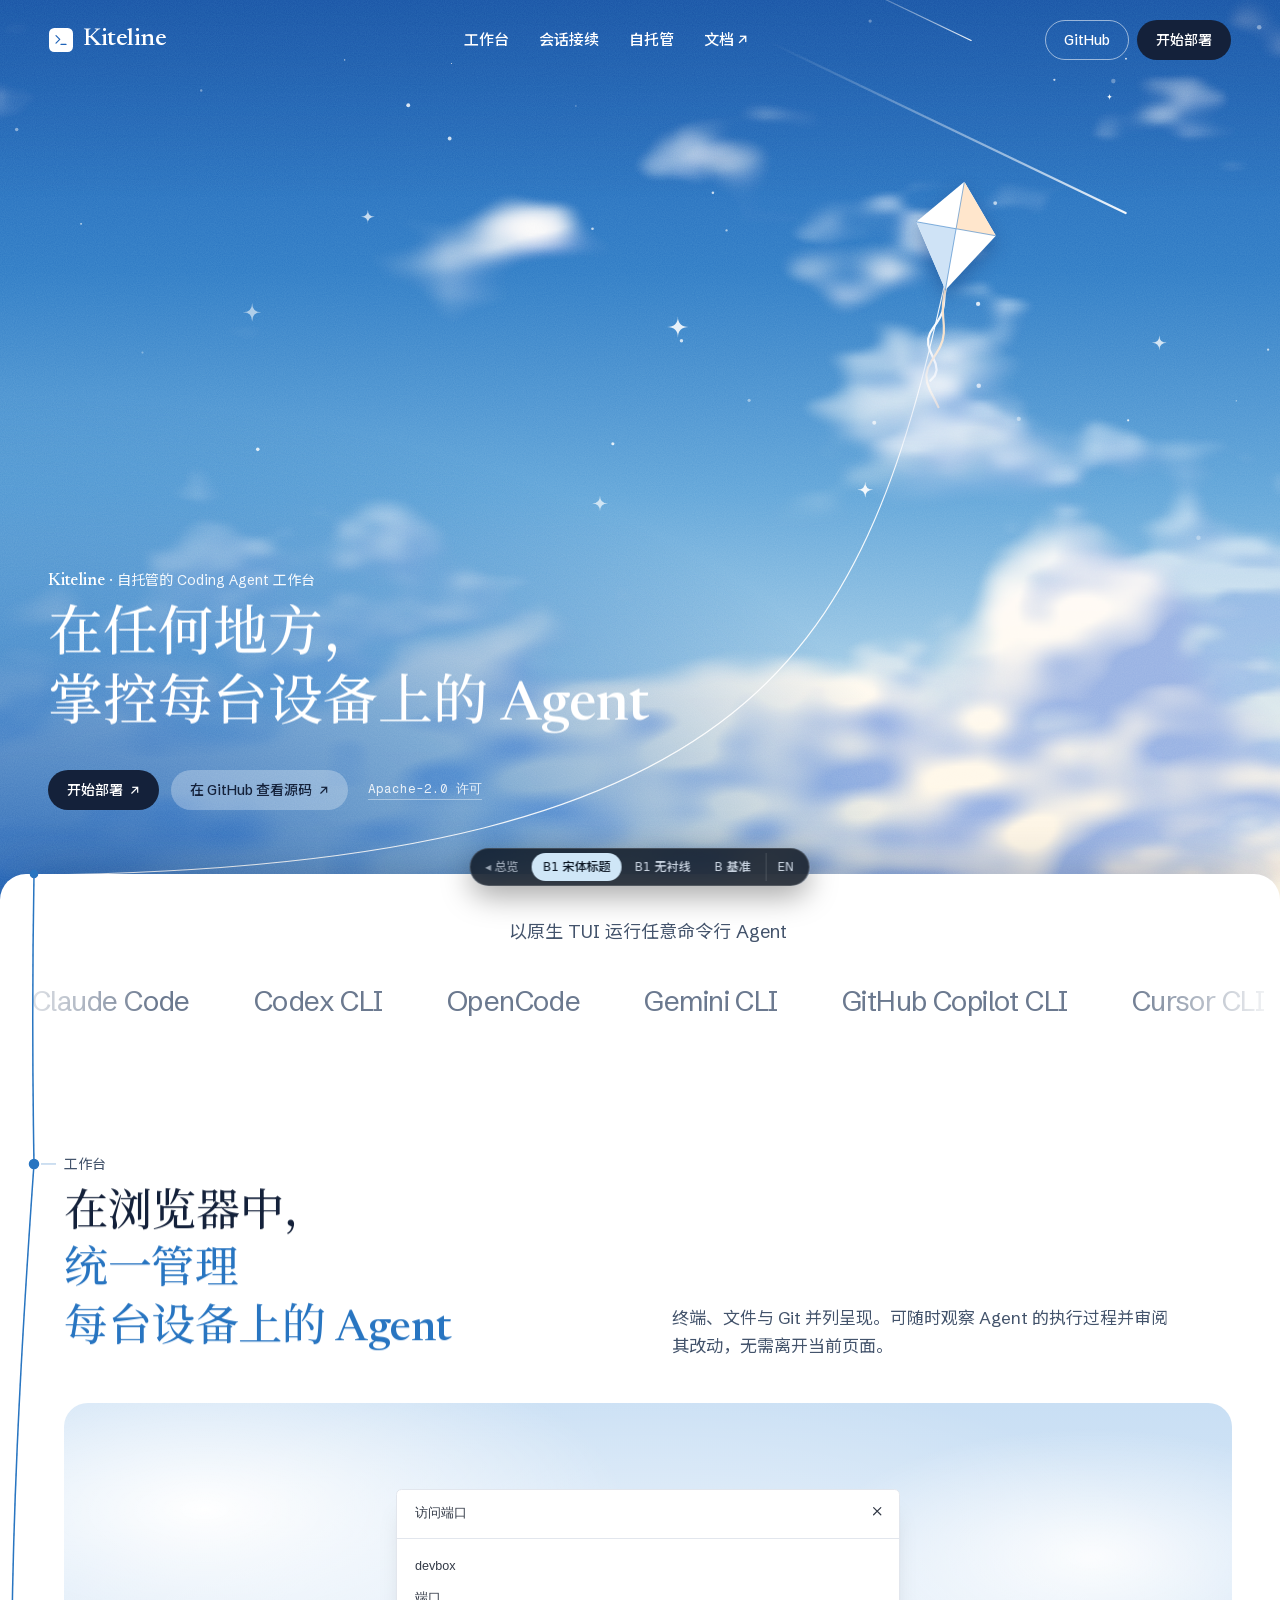
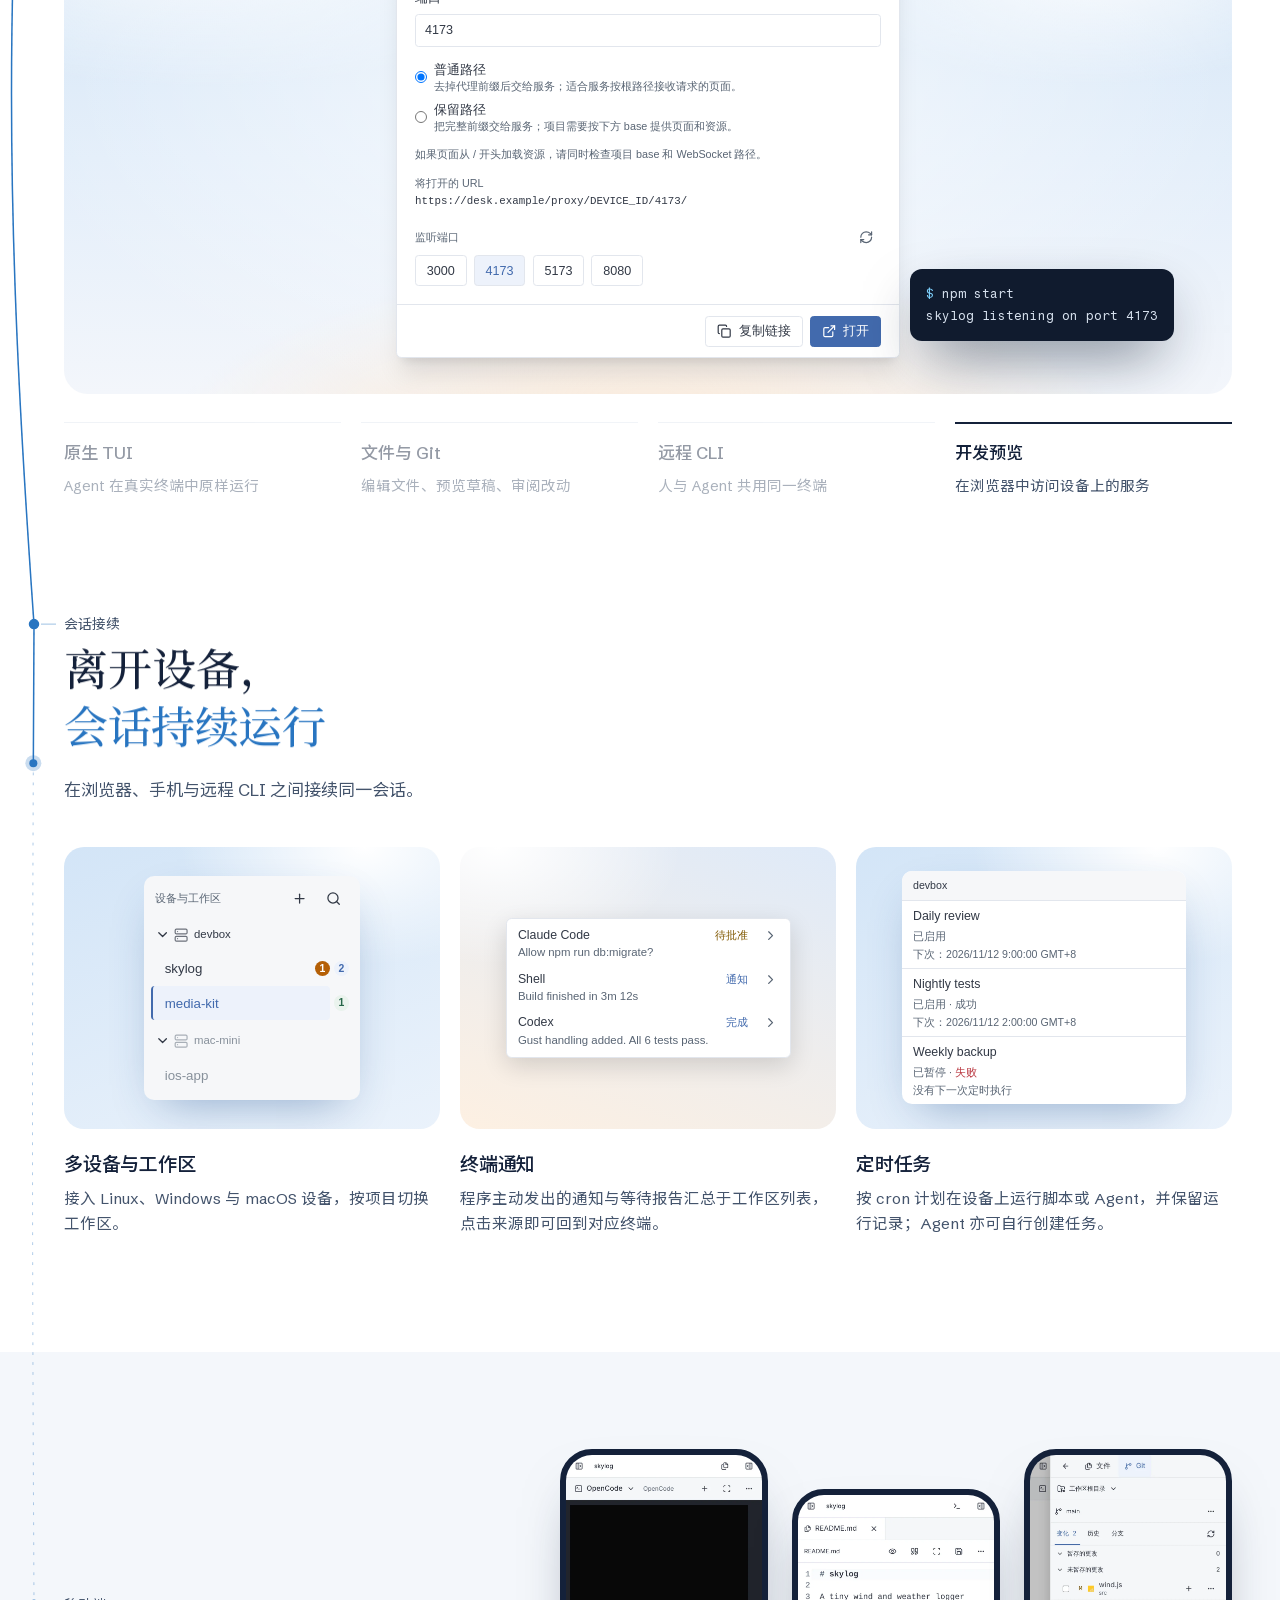
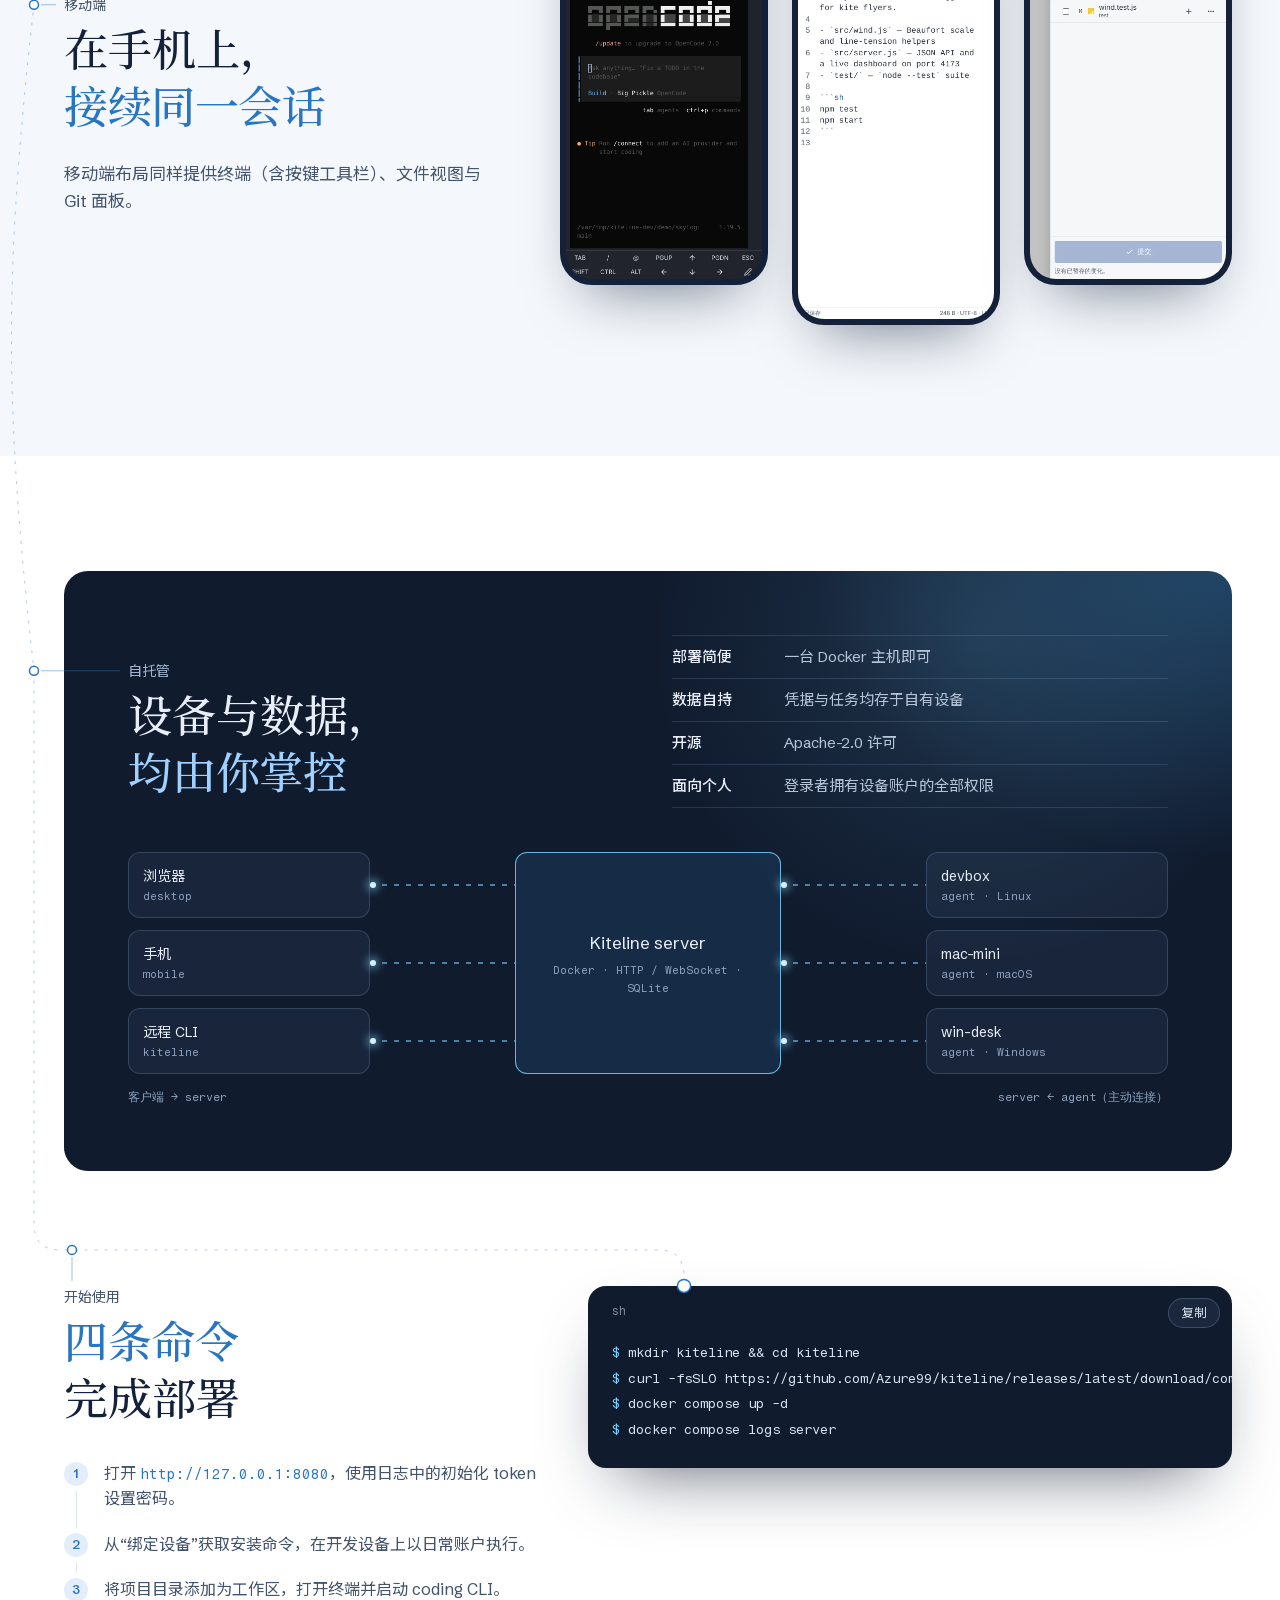
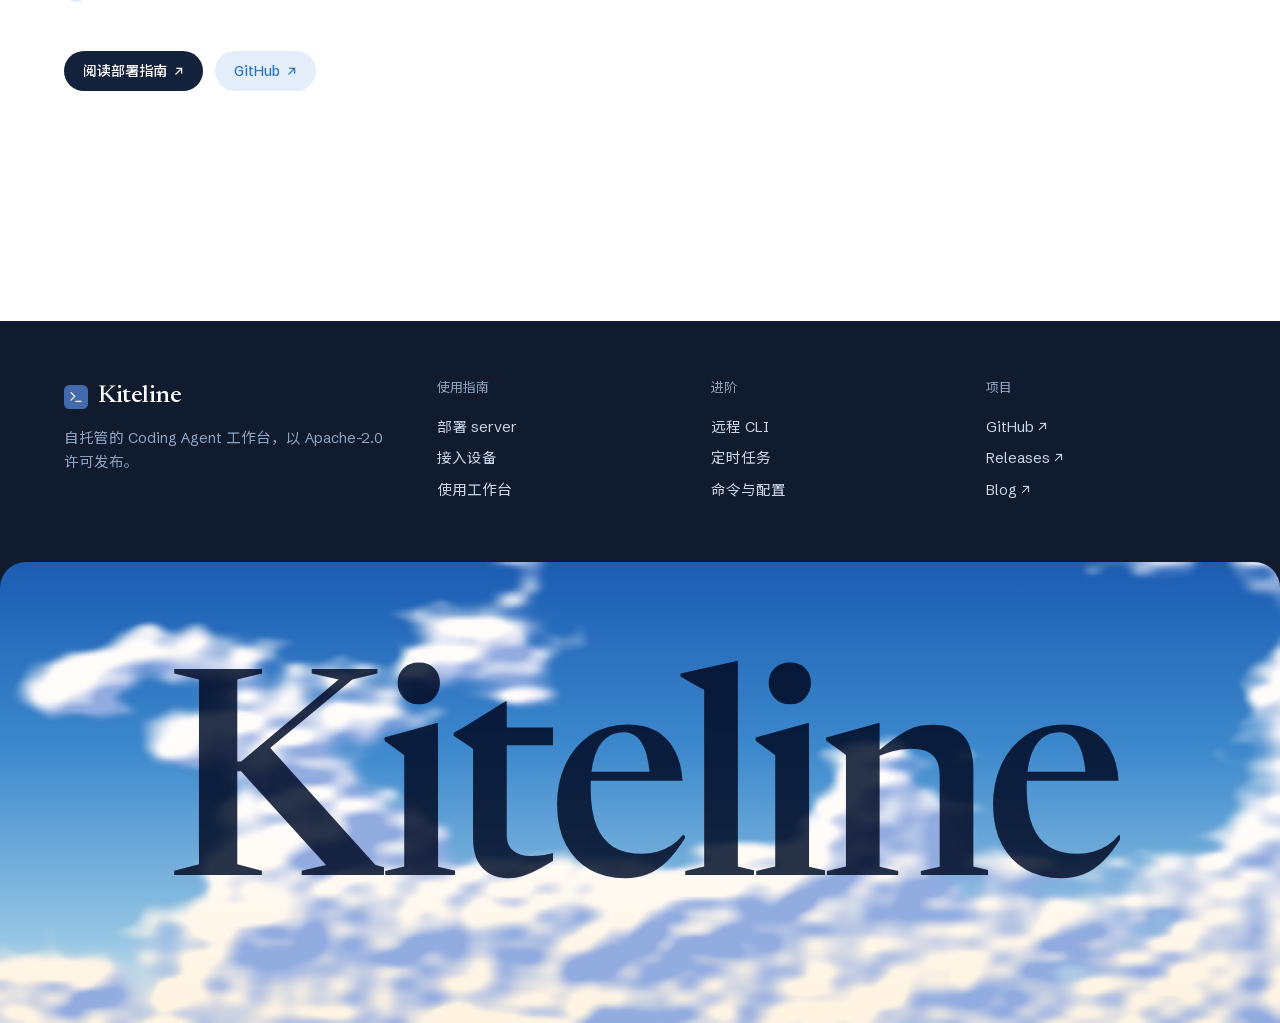
<file: site/prototypes/b-sky.html>
<!doctype html>
<html lang="zh-CN" data-lang="zh">
  <head>
    <meta charset="utf-8" />
    <meta name="viewport" content="width=device-width, initial-scale=1, viewport-fit=cover" />
    <title>Kiteline</title>
    <meta name="theme-color" content="#1b5cb2" />
    <!-- Self-hosted subsets; regenerate with tools/build-fonts.py after changing copy. -->
    <link rel="stylesheet" href="assets/fonts/fonts.css" />
    <link rel="stylesheet" href="assets/proto.css" />
    <style>
      /* Layout: a painted daytime sky with a kite on a line; a white sheet slides over it and carries the product.
         One page, three modes chosen by body[data-variant]:
           b    the baseline, kept for comparison: the line ends with the hero
           b1   the kite line continues down the sheet and every section heading hangs on it
           b1s  b1 with serif headlines */
      :root {
        color-scheme: light;
        --blue: #2875c1; /* rainng.com navigation */
        --blue-soft: #e4eefa;
        --peach: #ffe6cc;
        --ink: #14213a;
        --ink-2: #44546c;
        --muted: #76849a;
        --paper: #ffffff;
        --mist: #f4f7fb;
        --hair: #dfe6ef;
        --night: #101b2e;
        --sans:
          "Schibsted Grotesk", "Noto Sans SC", "PingFang SC", "Microsoft YaHei", system-ui,
          sans-serif;
        --serif: "Newsreader", "Noto Serif SC", "Songti SC", Georgia, serif;
        --mono: "Fragment Mono", ui-monospace, "SFMono-Regular", Consolas, monospace;
        --wrap: 1224px;
        --ease: cubic-bezier(0.2, 0.8, 0.2, 1);
      }
      html {
        background: var(--paper);
      }
      body {
        background: var(--paper);
        color: var(--ink);
        font-family: var(--sans);
        font-size: 17px;
        line-height: 1.6;
        overflow-x: hidden;
      }
      .wrap {
        width: 100%;
        max-width: var(--wrap);
        margin: 0 auto;
        padding-left: max(20px, env(safe-area-inset-left, 0px));
        padding-right: max(20px, env(safe-area-inset-right, 0px));
      }
      h1,
      h2,
      h3 {
        margin: 0;
        font-weight: 400;
        letter-spacing: -0.028em;
        text-wrap: balance;
      }
      :lang(zh-CN) h1,
      :lang(zh-CN) h2,
      :lang(zh-CN) h3 {
        letter-spacing: -0.01em;
      }
      h2 {
        font-size: clamp(30px, 3.5vw, 44px);
        line-height: 1.12;
      }
      :lang(zh-CN) h2 {
        line-height: 1.3;
      }
      em {
        font-family: var(--serif);
        font-style: italic;
        letter-spacing: -0.01em;
      }
      :lang(zh-CN) em {
        font-style: normal;
        font-weight: 500;
      }
      h2 em {
        /* the second clause takes its own line, so the break never falls inside a word */
        display: block;
      }
      /* b1s: the whole headline is set in the serif; in Chinese the second clause is marked by colour */
      body[data-variant="b1s"] h1,
      body[data-variant="b1s"] h2 {
        font-family: var(--serif);
        letter-spacing: -0.022em;
      }
      body[data-variant="b1s"] h1 {
        font-size: clamp(36px, 4.6vw, 62px);
      }
      body[data-variant="b1s"] h2 {
        font-size: clamp(32px, 3.75vw, 47px);
      }
      html:lang(zh-CN) body[data-variant="b1s"] h1,
      html:lang(zh-CN) body[data-variant="b1s"] h2 {
        font-weight: 500;
        letter-spacing: 0;
      }
      html:lang(zh-CN) body[data-variant="b1s"] h1 {
        font-size: clamp(34px, 4.3vw, 58px);
      }
      html:lang(zh-CN) body[data-variant="b1s"] h2 {
        font-size: clamp(30px, 3.5vw, 44px);
      }
      html:lang(zh-CN) body[data-variant="b1s"] .sheet em {
        color: var(--blue);
      }
      html:lang(zh-CN) body[data-variant="b1s"] .night em {
        color: #9fd0ff;
      }
      .eyebrow {
        font-size: 14px;
        color: var(--ink-2);
      }
      p {
        margin: 0;
        text-wrap: pretty;
      }
      .pill {
        display: inline-flex;
        align-items: center;
        gap: 8px;
        height: 40px;
        padding: 0 18px;
        border: 1px solid transparent;
        border-radius: 999px;
        font-size: 14px;
        font-weight: 500;
        white-space: nowrap;
        cursor: pointer;
        transition:
          transform 0.35s var(--ease),
          background 0.25s,
          box-shadow 0.35s;
      }
      .pill:hover {
        transform: translateY(-2px);
      }
      .pill:active {
        transform: translateY(0) scale(0.98);
      }
      .pill .arr {
        display: inline-block;
        transition: transform 0.35s var(--ease);
      }
      .pill:hover .arr {
        transform: translate(2px, -2px);
      }
      .pill.dark {
        background: var(--ink);
        color: #fff;
      }
      .pill.dark:hover {
        box-shadow: 0 12px 26px -10px rgba(20, 33, 58, 0.65);
      }
      .pill.glass {
        background: rgba(255, 255, 255, 0.28);
        color: var(--ink);
        -webkit-backdrop-filter: blur(10px);
        backdrop-filter: blur(10px);
      }
      .pill.glass:hover {
        background: rgba(255, 255, 255, 0.46);
      }
      .pill.line {
        border-color: rgba(20, 33, 58, 0.22);
      }
      .nav:not(.float) .pill.line {
        border-color: rgba(255, 255, 255, 0.55);
      }
      .pill.soft {
        background: var(--blue-soft);
        color: var(--blue);
      }

      /* ---------- navigation ---------- */
      .nav {
        --mark-bg: #fff;
        --mark-fg: #1f63b8;
        position: fixed;
        inset: 0 0 auto;
        z-index: 60;
        padding-top: calc(12px + env(safe-area-inset-top, 0px));
        color: #fff;
        pointer-events: none;
        transition: color 0.35s;
      }
      .nav.float {
        --mark-bg: #426aad;
        --mark-fg: #fff;
        color: var(--ink);
      }
      .nav-in {
        display: flex;
        align-items: center;
        justify-content: space-between;
        gap: 20px;
        max-width: var(--wrap);
        height: 56px;
        margin: 0 auto;
        padding: 0 20px;
        border: 1px solid transparent;
        border-radius: 999px;
        pointer-events: auto;
        transition:
          max-width 0.6s var(--ease),
          background 0.35s,
          box-shadow 0.35s,
          border-color 0.35s,
          padding 0.6s var(--ease);
      }
      .nav.float .nav-in {
        max-width: 780px;
        padding: 0 8px 0 22px;
        border-color: var(--hair);
        background: rgba(255, 255, 255, 0.86);
        -webkit-backdrop-filter: blur(16px) saturate(160%);
        backdrop-filter: blur(16px) saturate(160%);
        box-shadow: 0 10px 40px -12px rgba(20, 33, 58, 0.25);
      }
      .brand {
        display: flex;
        align-items: center;
        gap: 10px;
        font-family: var(--serif);
        font-size: 25px;
        font-weight: 500;
        letter-spacing: -0.02em;
      }
      .mark {
        width: 24px;
        height: 24px;
        flex: none;
      }
      .mark rect {
        fill: var(--mark-bg);
        transition: fill 0.35s;
      }
      .mark g {
        stroke: var(--mark-fg);
        transition: stroke 0.35s;
      }
      .links {
        display: flex;
        gap: 30px;
        font-size: 15px;
        font-weight: 500;
      }
      .links a {
        position: relative;
        padding: 4px 0;
      }
      .links a::after {
        content: "";
        position: absolute;
        left: 0;
        right: 0;
        bottom: 0;
        height: 1px;
        background: currentColor;
        transform: scaleX(0);
        transform-origin: right;
        transition: transform 0.45s var(--ease);
      }
      .links a:hover::after {
        transform: scaleX(1);
        transform-origin: left;
      }
      .nav-cta {
        display: flex;
        gap: 8px;
      }

      /* ---------- hero ---------- */
      .hero {
        position: sticky;
        top: 0;
        z-index: 0;
        height: min(100svh, 940px);
        min-height: 620px;
        overflow: hidden;
        background: linear-gradient(
          180deg,
          rgb(27, 92, 178) 0%,
          rgb(46, 122, 196) 30%,
          rgb(96, 164, 216) 55%,
          rgb(170, 208, 232) 78%,
          rgb(232, 236, 236) 92%,
          rgb(255, 232, 208) 100%
        );
        color: #fff;
      }
      .hero canvas {
        position: absolute;
        inset: 0;
        width: 100%;
        height: 100%;
      }
      /* three cloud layers: a hazy far field, the main bank, and a few wisps that pass in front of the kite */
      #skyFar,
      #sky {
        transform-origin: 50% 100%;
        will-change: transform;
      }
      #skyFront {
        z-index: 3;
        inset: 5% 0 auto auto;
        width: 64%;
        height: 56%;
        -webkit-mask-image: radial-gradient(ellipse at 56% 46%, #000 28%, transparent 70%);
        mask-image: radial-gradient(ellipse at 56% 46%, #000 28%, transparent 70%);
        pointer-events: none;
        will-change: transform;
      }
      .hero::before {
        /* blue wash so the copy keeps contrast over the cloud bank */
        content: "";
        position: absolute;
        inset: 0;
        z-index: 1;
        background:
          radial-gradient(
            120% 90% at 0% 100%,
            rgba(27, 92, 178, 0.94) 0%,
            rgba(40, 117, 193, 0.64) 34%,
            transparent 62%
          ),
          linear-gradient(180deg, rgba(20, 60, 130, 0.28), transparent 22%);
        pointer-events: none;
      }
      .hero::after {
        /* paper grain */
        content: "";
        position: absolute;
        inset: 0;
        z-index: 2;
        background-image: url("data:image/svg+xml,%3Csvg xmlns='http://www.w3.org/2000/svg' width='220' height='220'%3E%3Cfilter id='n'%3E%3CfeTurbulence type='fractalNoise' baseFrequency='.9' numOctaves='2' stitchTiles='stitch'/%3E%3CfeColorMatrix values='0 0 0 0 1  0 0 0 0 1  0 0 0 0 1  0 0 0 .55 0'/%3E%3C/filter%3E%3Crect width='220' height='220' filter='url(%23n)'/%3E%3C/svg%3E");
        mix-blend-mode: soft-light;
        opacity: 0.55;
        pointer-events: none;
      }
      #kite {
        z-index: 3;
        pointer-events: none;
      }
      .hero-copy {
        position: absolute;
        inset: auto 0 0;
        z-index: 4;
        padding-bottom: clamp(64px, 10vh, 96px);
        will-change: transform, opacity;
      }
      .hero-copy .eyebrow {
        color: rgba(255, 255, 255, 0.92);
      }
      .eyebrow .name {
        font-family: var(--serif);
        font-size: 1.22em;
        font-weight: 500;
        letter-spacing: -0.01em;
        color: #fff;
      }
      h1 {
        max-width: 17em;
        margin-top: 10px;
        font-size: clamp(34px, 4.3vw, 58px);
        line-height: 1.08;
      }
      :lang(zh-CN) h1 {
        max-width: 15em;
        line-height: 1.24;
      }
      .hero-copy p {
        max-width: 35em;
        margin-top: 18px;
        font-size: clamp(16px, 1.25vw, 18px);
        line-height: 1.65;
        color: rgba(255, 255, 255, 0.96);
        text-shadow: 0 1px 16px rgba(20, 62, 130, 0.5);
      }
      .cta {
        display: flex;
        flex-wrap: wrap;
        align-items: center;
        gap: 12px;
        margin-top: 28px;
      }
      .cta .lic {
        margin-left: 8px;
        border-bottom: 1px solid rgba(255, 255, 255, 0.4);
        font-family: var(--mono);
        font-size: 12.5px;
        color: rgba(255, 255, 255, 0.86);
        transition: border-color 0.3s;
      }
      .cta .lic:hover {
        border-color: #fff;
      }
      /* load sequence: eyebrow, headline (split), paragraph, buttons */
      .rise {
        animation: rise 1s var(--ease) both;
        animation-delay: var(--dl, 0s);
      }
      @keyframes rise {
        from {
          opacity: 0;
          transform: translateY(18px);
        }
      }

      /* ---------- sheet ---------- */
      .sheet {
        position: relative;
        z-index: 5;
        margin-top: -26px;
        border-radius: 26px 26px 0 0;
        background: var(--paper);
        box-shadow: 0 -20px 60px -30px rgba(20, 33, 58, 0.35);
      }
      section {
        padding-block: clamp(64px, 9vw, 120px);
      }
      .rv {
        opacity: 0;
        transform: translateY(26px);
        transition:
          opacity 1s var(--ease),
          transform 1s var(--ease);
        transition-delay: var(--dl, 0s);
      }
      .rv.in {
        opacity: 1;
        transform: none;
      }

      /* agents strip: a slow, pausable line of names */
      .runs {
        padding-block: 44px 8px;
        text-align: center;
      }
      .runs p {
        font-size: 18px;
        color: var(--ink-2);
      }
      .marquee {
        display: flex;
        margin-top: 26px;
        overflow: hidden;
        -webkit-mask-image: linear-gradient(90deg, transparent, #000 12%, #000 88%, transparent);
        mask-image: linear-gradient(90deg, transparent, #000 12%, #000 88%, transparent);
      }
      .track {
        display: flex;
        flex: none;
        align-items: baseline;
        gap: clamp(36px, 5vw, 72px);
        margin: 0;
        padding: 6px clamp(18px, 2.5vw, 36px);
        list-style: none;
        color: #6b798f;
        font-size: clamp(20px, 2.3vw, 28px);
        letter-spacing: -0.02em;
        white-space: nowrap;
        animation: marquee 56s linear infinite;
      }
      .marquee:hover .track,
      .marquee:focus-within .track {
        animation-play-state: paused;
      }
      @keyframes marquee {
        to {
          transform: translateX(-100%);
        }
      }
      .track li {
        transition: color 0.4s;
      }
      .track li:hover {
        color: var(--ink);
      }
      .track .etc {
        font-size: 0.78em;
        letter-spacing: 0;
      }

      /* section heads */
      .head {
        display: grid;
        grid-template-columns: minmax(0, 1fr) minmax(0, 1fr);
        align-items: end;
        gap: 24px 48px;
        margin-bottom: 44px;
      }
      .head .eyebrow {
        margin-bottom: 12px;
      }
      .head p {
        max-width: 30em;
        color: var(--ink-2);
      }
      .head .lead {
        margin-top: 14px;
      }

      /* ---------- workbench panel with tabs ---------- */
      .panel {
        position: relative;
        aspect-ratio: 1224 / 620;
        overflow: hidden;
        border-radius: 24px;
        background:
          radial-gradient(60% 50% at 12% 18%, #fff 0%, rgba(255, 255, 255, 0) 60%),
          radial-gradient(
            40% 36% at 88% 26%,
            rgba(255, 255, 255, 0.9) 0%,
            rgba(255, 255, 255, 0) 60%
          ),
          radial-gradient(70% 60% at 50% 115%, var(--peach) 0%, rgba(255, 230, 204, 0) 62%),
          linear-gradient(180deg, #c9dff4 0%, #e3eefa 60%, #f3f6fb 100%);
      }
      .panel::before {
        /* a slow drifting highlight, like light moving across a wall */
        content: "";
        position: absolute;
        inset: -20% -40%;
        background: radial-gradient(
          30% 40% at 50% 50%,
          rgba(255, 255, 255, 0.7),
          rgba(255, 255, 255, 0)
        );
        animation: wander 26s ease-in-out infinite alternate;
      }
      @keyframes wander {
        from {
          transform: translate(-22%, -6%);
        }
        to {
          transform: translate(24%, 10%);
        }
      }
      .pane {
        position: absolute;
        inset: 0;
        display: grid;
        place-items: center;
        padding: 5.5% 9% 0;
        opacity: 0;
        transform: translateY(26px) scale(0.975);
        transition:
          opacity 0.5s,
          transform 0.9s var(--ease);
        pointer-events: none;
      }
      .pane.on {
        opacity: 1;
        transform: none;
        pointer-events: auto;
      }
      .lift {
        /* scroll parallax lives here so it does not fight the tilt on .frame */
        align-self: start;
        display: grid;
        justify-items: center;
        width: 100%;
        will-change: transform;
      }
      .frame {
        width: 100%;
        overflow: hidden;
        border: 1px solid rgba(20, 33, 58, 0.1);
        border-radius: 12px;
        background: #fff;
        box-shadow:
          0 30px 80px -24px rgba(31, 78, 140, 0.5),
          0 2px 0 rgba(255, 255, 255, 0.8) inset;
        will-change: transform;
      }
      .frame img {
        width: 100%;
        height: auto;
      }
      .float {
        position: absolute;
        right: 5%;
        bottom: 9%;
        min-width: 250px;
        margin: 0;
        padding: 14px 16px;
        border-radius: 12px;
        background: var(--night);
        color: #d7e1ee;
        font-family: var(--mono);
        font-size: 12.5px;
        line-height: 1.75;
        box-shadow: 0 24px 60px -16px rgba(16, 27, 46, 0.65);
        white-space: pre;
        opacity: 0;
        transform: translateY(18px) scale(0.96);
        transition:
          opacity 0.5s,
          transform 0.8s var(--ease);
      }
      .pane.on .float {
        opacity: 1;
        transform: none;
        transition-delay: 0.35s;
      }
      .float.menu {
        min-width: 190px;
        padding: 6px;
        background: #fff;
        color: var(--ink);
        font-family: var(--sans);
        font-size: 14px;
        white-space: normal;
        box-shadow: 0 24px 60px -16px rgba(31, 78, 140, 0.5);
      }
      .float.menu div {
        display: flex;
        align-items: center;
        gap: 10px;
        padding: 7px 12px;
        border-radius: 8px;
        transition:
          background 0.4s,
          color 0.4s;
      }
      .float.menu div.on {
        background: var(--blue-soft);
        color: var(--blue);
      }
      .float.menu i {
        width: 14px;
        height: 14px;
        border: 1.5px solid currentColor;
        border-radius: 4px;
        opacity: 0.7;
      }
      .float .c {
        color: #7fd3ff;
      }
      .float .m {
        color: #7f8da3;
      }
      .float .ok {
        color: #8fdcab;
      }
      .float .bd {
        color: #ff9aa2;
      }
      .tabs {
        display: grid;
        grid-template-columns: repeat(4, minmax(0, 1fr));
        gap: 20px;
        margin-top: 28px;
      }
      .tab {
        padding: 16px 0 0;
        border: 0;
        border-top: 1px solid var(--hair);
        background: none;
        text-align: left;
        cursor: pointer;
        position: relative;
        opacity: 0.45;
        transition: opacity 0.4s;
      }
      .tab:hover {
        opacity: 0.8;
      }
      .tab.on {
        opacity: 1;
      }
      .tab::before {
        content: "";
        position: absolute;
        left: 0;
        top: -1px;
        width: 100%;
        height: 2px;
        background: var(--ink);
        transform: scaleX(0);
        transform-origin: left;
      }
      .tab.on::before {
        animation: fill 7s linear forwards;
      }
      .tabs:hover .tab.on::before,
      .tabs.idle .tab.on::before {
        animation-play-state: paused;
      }
      @keyframes fill {
        to {
          transform: scaleX(1);
        }
      }
      .tab b {
        display: block;
        font-size: 17px;
        font-weight: 500;
      }
      .tab span {
        display: block;
        margin-top: 8px;
        font-size: 14.5px;
        line-height: 1.6;
        color: var(--ink-2);
      }

      /* ---------- three vignettes ---------- */
      .trio {
        display: grid;
        grid-template-columns: repeat(3, minmax(0, 1fr));
        gap: 20px;
      }
      .vig-art {
        position: relative;
        display: grid;
        place-items: center;
        aspect-ratio: 4 / 3;
        overflow: hidden;
        border-radius: 20px;
        background:
          radial-gradient(70% 60% at 80% 0%, #fff 0%, rgba(255, 255, 255, 0) 70%),
          linear-gradient(160deg, #d3e5f7, #eaf2fb);
      }
      .vig:nth-child(2) .vig-art {
        background:
          radial-gradient(70% 60% at 10% 0%, #fff 0%, rgba(255, 255, 255, 0) 70%),
          linear-gradient(200deg, #dfeaf8, #fdf0e2);
      }
      .vig h3 {
        margin-top: 20px;
        font-size: 19px;
        font-weight: 500;
        letter-spacing: -0.01em;
      }
      .vig > p {
        margin-top: 8px;
        font-size: 15.5px;
        color: var(--ink-2);
      }
      /* ---------- workbench replicas ----------
         Redrawn from the workbench itself: colours, radii and type sizes come from
         packages/web/src/styles.css and the components' utility classes, and every label is a string
         from packages/web/src/i18n. Each length is the real pixel value times --px, so a replica
         scales as a whole; borders stay 1px. Icons are Lucide (ISC License, © Lucide Icons and
         Contributors), the set the workbench uses. */
      .ui {
        --px: 1px;
        --ui-fg: #323946;
        --ui-primary: #426aad;
        --ui-primary-soft: #edf2fb;
        --ui-border: #e2e6ed;
        --ui-muted: #f6f7f9;
        --ui-muted-fg: #596574;
        --ui-destructive: #bb3a43;
        --ui-warning: #805800;
        --ui-attention: #b45f06;
        --ui-success: #276749;
        --ui-success-soft: #eaf3ed;
        font-family:
          Inter,
          -apple-system,
          BlinkMacSystemFont,
          "Segoe UI",
          sans-serif;
        font-size: calc(14 * var(--px));
        line-height: calc(20 * var(--px));
        letter-spacing: 0;
        text-align: left;
        color: var(--ui-fg);
        -webkit-user-select: none;
        user-select: none;
      }
      .ui input,
      .ui select {
        pointer-events: none;
      }
      .ui .ic {
        flex: none;
        width: calc(16 * var(--px));
        height: calc(16 * var(--px));
        fill: none;
        stroke: currentColor;
        stroke-width: 2;
        stroke-linecap: round;
        stroke-linejoin: round;
      }
      .ui-xs {
        font-size: calc(12 * var(--px));
        line-height: calc(16 * var(--px));
      }
      .ui-muted {
        color: var(--ui-muted-fg);
      }
      .ui-mono {
        font-family: "SFMono-Regular", Consolas, "Liberation Mono", monospace;
      }
      .ui-btn {
        display: inline-flex;
        align-items: center;
        justify-content: center;
        gap: calc(8 * var(--px));
        min-height: calc(32 * var(--px));
        padding: calc(6 * var(--px)) calc(12 * var(--px));
        border: 1px solid var(--ui-border);
        border-radius: calc(4 * var(--px));
        background: #fff;
        font-weight: 500;
        white-space: nowrap;
      }
      .ui-btn.pri {
        border-color: var(--ui-primary);
        background: var(--ui-primary);
        color: #fff;
      }
      .ui-btn.sel {
        background: var(--ui-primary-soft);
        color: var(--ui-primary);
      }
      .ui-ibtn {
        display: inline-flex;
        flex: none;
        align-items: center;
        justify-content: center;
        width: calc(32 * var(--px));
        height: calc(32 * var(--px));
      }

      /* dialogs: components/ui/dialog.tsx, devices/port-dialog.tsx, cli/cli-dialog.tsx */
      .frame.dialog.ui {
        --px: clamp(0.6px, calc((100vw - 40px) * 0.43 / 560), 0.9px);
        position: relative;
        width: calc(560 * var(--px));
        border: 1px solid var(--ui-border);
        border-radius: calc(6 * var(--px));
        background: #fff;
        box-shadow:
          0 20px 25px -5px rgba(0, 0, 0, 0.1),
          0 8px 10px -6px rgba(0, 0, 0, 0.1);
      }
      .ui-x {
        position: absolute;
        top: calc(8 * var(--px));
        right: calc(8 * var(--px));
      }
      .ui-dhead {
        padding: calc(16 * var(--px)) calc(56 * var(--px)) calc(16 * var(--px)) calc(20 * var(--px));
        border-bottom: 1px solid var(--ui-border);
        line-height: calc(21 * var(--px));
      }
      .ui-dbody {
        padding: calc(20 * var(--px));
      }
      .ui-dbody > * + * {
        margin-top: calc(16 * var(--px));
      }
      .ui-dfoot {
        display: flex;
        flex-wrap: wrap;
        align-items: center;
        justify-content: flex-end;
        gap: calc(8 * var(--px));
        padding: calc(12 * var(--px)) calc(20 * var(--px));
        border-top: 1px solid var(--ui-border);
      }
      .ui-name {
        font-weight: 500;
        word-break: break-all;
      }
      .ui-field > span:first-child {
        display: block;
      }
      .ui-input {
        display: block;
        min-height: calc(36 * var(--px));
        margin-top: calc(8 * var(--px));
        padding: calc(6 * var(--px)) calc(10 * var(--px));
        border: 1px solid var(--ui-border);
        border-radius: calc(4 * var(--px));
        background: #fff;
      }
      .ui-radios {
        display: flex;
        flex-wrap: wrap;
        gap: calc(8 * var(--px)) calc(20 * var(--px));
      }
      .ui-radio {
        display: flex;
        align-items: center;
        gap: calc(8 * var(--px));
        min-height: calc(32 * var(--px));
      }
      .ui-radio input {
        flex: none;
        width: calc(13 * var(--px));
        height: calc(13 * var(--px));
        margin: 0;
      }
      .ui-radio span span {
        display: block;
      }
      .ui-url p + p {
        margin-top: calc(4 * var(--px));
        word-break: break-all;
      }
      .ui-ports {
        display: flex;
        align-items: center;
        justify-content: space-between;
        margin-bottom: calc(4 * var(--px));
      }
      .ui-chips {
        display: flex;
        flex-wrap: wrap;
        gap: calc(8 * var(--px));
      }
      .ui-who p + p {
        margin-top: calc(4 * var(--px));
      }
      .ui-select {
        display: block;
        width: 100%;
        min-height: calc(44 * var(--px));
        margin: calc(4 * var(--px)) 0 0;
        padding: 0 calc(12 * var(--px));
        border: 1px solid var(--ui-border);
        border-radius: calc(4 * var(--px));
        background-color: #fff;
        font: inherit;
        color: inherit;
      }
      .ui-cmd {
        margin: 0 0 calc(8 * var(--px));
        padding: calc(12 * var(--px));
        /* the workbench leaves this border on the text colour */
        border: 1px solid var(--ui-fg);
        border-radius: calc(4 * var(--px));
        background: #fff;
        font-size: calc(12 * var(--px));
        line-height: calc(16 * var(--px));
        white-space: pre-wrap;
      }

      /* sidebar: devices/device-navigation.tsx and the workspace badge in styles.css */
      .ui-side {
        width: calc(228 * var(--px));
        padding: calc(8 * var(--px));
        border-radius: 10px;
        background: var(--ui-muted);
        box-shadow: 0 18px 44px -18px rgba(31, 78, 140, 0.45);
      }
      .ui-side > * + * {
        margin-top: calc(4 * var(--px));
      }
      .ui-side-head {
        display: flex;
        align-items: center;
        justify-content: space-between;
        gap: calc(4 * var(--px));
        padding: 0 calc(4 * var(--px));
      }
      .ui-side-head > span:first-child {
        flex: 1;
        font-size: calc(12 * var(--px));
        line-height: calc(16 * var(--px));
        font-weight: 500;
        color: var(--ui-muted-fg);
      }
      .ui-dev,
      .ui-ws {
        display: flex;
        align-items: center;
      }
      .ui-dev > .ic {
        margin: calc(4 * var(--px));
      }
      .ui-dev > span {
        display: flex;
        flex: 1;
        align-items: center;
        gap: calc(6 * var(--px));
        min-height: calc(36 * var(--px));
        font-size: calc(12 * var(--px));
        line-height: calc(16 * var(--px));
        font-weight: 500;
      }
      .ui-dev > span .ic {
        width: calc(15 * var(--px));
        height: calc(15 * var(--px));
        opacity: 0.7;
      }
      .ui-ws > span:first-child {
        display: flex;
        flex: 1;
        align-items: center;
        min-height: calc(36 * var(--px));
        padding: 0 calc(4 * var(--px)) 0 calc(12 * var(--px));
        border-left: 2px solid transparent;
        border-radius: calc(4 * var(--px));
        transition:
          background 0.5s,
          color 0.5s,
          border-color 0.5s;
      }
      .ui-ws.on > span:first-child {
        border-color: var(--ui-primary);
        background: var(--ui-primary-soft);
        color: var(--ui-primary);
      }
      .ui-dev.off > span,
      .ui-ws.off > span:first-child {
        color: rgba(89, 101, 116, 0.7);
      }
      .ui-badge {
        display: inline-flex;
        flex: none;
        align-items: center;
        gap: calc(4 * var(--px));
        min-height: calc(20 * var(--px));
        padding: 0 calc(4 * var(--px));
        font-size: calc(11 * var(--px));
        line-height: calc(16 * var(--px));
        font-variant-numeric: tabular-nums;
      }
      .ui-badge b {
        display: inline-flex;
        align-items: center;
        justify-content: center;
        min-width: calc(16 * var(--px));
        height: calc(16 * var(--px));
        padding: 0 calc(4 * var(--px));
        border-radius: calc(8 * var(--px));
        font-weight: 600;
      }
      .ui-badge .blocked {
        background: var(--ui-attention);
        color: #fff;
      }
      .ui-badge .done {
        background: var(--ui-primary-soft);
        color: var(--ui-primary);
      }
      .ui-badge .working {
        background: var(--ui-success-soft);
        color: var(--ui-success);
      }

      /* status popup: .status-popup and .status-row in styles.css */
      .ui-pop {
        width: calc(300 * var(--px));
        padding: calc(4 * var(--px));
        border: 1px solid var(--ui-border);
        border-radius: calc(6 * var(--px));
        background: #fff;
        box-shadow: 0 8px 24px rgba(0, 0, 0, 0.14);
      }
      .ui-row {
        display: flex;
        align-items: stretch;
        min-height: calc(46 * var(--px));
        font-size: calc(13 * var(--px));
        line-height: calc(18 * var(--px));
      }
      .ui-row-main {
        display: grid;
        flex: 1;
        grid-template-columns: minmax(0, 1fr) auto;
        align-content: start;
        column-gap: calc(8 * var(--px));
        min-width: 0;
        padding: calc(5 * var(--px)) calc(4 * var(--px)) calc(5 * var(--px)) calc(8 * var(--px));
      }
      .ui-row-main span {
        overflow: hidden;
        text-overflow: ellipsis;
        white-space: nowrap;
      }
      .ui-row-main span + span {
        font-size: calc(12 * var(--px));
      }
      .ui-row-main span:last-child {
        grid-column: 1 / -1;
        color: var(--ui-muted-fg);
      }
      .ui-row .blocked {
        color: var(--ui-warning);
      }
      .ui-row .notice {
        color: var(--ui-primary);
      }
      .ui-row-more {
        display: flex;
        flex: none;
        flex-direction: column;
        align-items: flex-end;
        width: calc(36 * var(--px));
        padding: calc(5 * var(--px)) calc(8 * var(--px)) calc(5 * var(--px)) 0;
        color: var(--ui-muted-fg);
      }
      .ui-row-more .ic {
        margin: calc(1 * var(--px)) 0;
      }

      /* scheduled tasks: the list column of tasks/tasks.tsx */
      .ui-tasks {
        width: calc(320 * var(--px));
        overflow: hidden;
        border-radius: 10px;
        background: #fff;
        box-shadow: 0 18px 44px -18px rgba(31, 78, 140, 0.45);
      }
      .ui-tasks-dev {
        padding: calc(8 * var(--px)) calc(12 * var(--px));
        background: var(--ui-muted);
        font-size: calc(12 * var(--px));
        line-height: calc(16 * var(--px));
        font-weight: 500;
      }
      .ui-task {
        min-height: calc(64 * var(--px));
        padding: calc(8 * var(--px)) calc(12 * var(--px));
        border-top: 1px solid var(--ui-border);
      }
      .ui-task span {
        display: block;
      }
      .ui-task > span + span {
        margin-top: calc(4 * var(--px));
        font-size: calc(12 * var(--px));
        line-height: calc(16 * var(--px));
        color: var(--ui-muted-fg);
      }
      .ui-task > span:first-child {
        overflow: hidden;
        font-weight: 500;
        text-overflow: ellipsis;
        white-space: nowrap;
      }
      .ui-task span span {
        display: inline;
      }
      .ui-task .failed {
        color: var(--ui-destructive);
      }
      .vig .ui {
        --px: clamp(0.66px, calc((100vw - 80px) / 1200), 0.95px);
        transition: transform 0.7s var(--ease);
      }
      .vig .ui-tasks {
        --px: clamp(0.62px, calc((100vw - 80px) / 1290), 0.885px);
      }
      .vig:hover .ui {
        transform: translateY(-6px) scale(1.015);
      }

      /* ---------- phones ---------- */
      .pocket {
        background: var(--mist);
        overflow: hidden;
      }
      .pocket .wrap {
        display: grid;
        grid-template-columns: minmax(0, 0.8fr) minmax(0, 1.2fr);
        align-items: center;
        gap: 48px;
      }
      .pocket p {
        max-width: 26em;
        margin-top: 18px;
        color: var(--ink-2);
      }
      .phones {
        display: grid;
        grid-template-columns: repeat(3, minmax(0, 1fr));
        gap: clamp(10px, 2vw, 24px);
      }
      .par {
        will-change: transform;
      }
      .phone {
        margin: 0;
        overflow: hidden;
        border: 6px solid var(--ink);
        border-radius: clamp(18px, 2.6vw, 32px);
        background: var(--ink);
        box-shadow: 0 30px 60px -28px rgba(20, 33, 58, 0.6);
        opacity: 0;
        transform: translateY(60px) rotate(var(--r, 0deg));
        transition:
          opacity 1s var(--ease),
          transform 1.2s var(--ease);
        transition-delay: calc(var(--n) * 0.12s);
      }
      .phones.in .phone {
        opacity: 1;
        transform: none;
      }
      .phone img {
        width: 100%;
        height: auto;
      }
      .caps {
        display: grid;
        grid-template-columns: repeat(3, minmax(0, 1fr));
        gap: clamp(10px, 2vw, 24px);
        margin-top: 16px;
        font-size: 13.5px;
        color: var(--muted);
        text-align: center;
      }

      /* ---------- self-hosted (night panel) ---------- */
      .own {
        padding-block: clamp(64px, 9vw, 120px) 0;
      }
      .night {
        position: relative;
        overflow: hidden;
        padding: clamp(28px, 5vw, 64px);
        border-radius: 24px;
        background:
          radial-gradient(60% 80% at 100% 0%, rgba(59, 138, 196, 0.35), transparent 60%),
          var(--night);
        color: #e8eef7;
      }
      .night::before {
        /* a soft light that follows the pointer */
        content: "";
        position: absolute;
        inset: 0;
        background: radial-gradient(
          520px circle at var(--mx, 78%) var(--my, 12%),
          rgba(127, 211, 255, 0.13),
          transparent 62%
        );
        pointer-events: none;
      }
      .night > * {
        position: relative;
      }
      .night .eyebrow {
        color: #9fb4d0;
      }
      .night .head p {
        color: #b7c4d8;
      }
      .topo {
        display: grid;
        grid-template-columns:
          minmax(0, 1fr) minmax(40px, 0.6fr) minmax(0, 1.1fr) minmax(40px, 0.6fr)
          minmax(0, 1fr);
        grid-template-rows: repeat(3, auto);
        align-items: center;
        gap: 12px 0;
        font-size: 14px;
      }
      .node {
        padding: 12px 14px;
        border: 1px solid rgba(160, 195, 240, 0.2);
        border-radius: 12px;
        background: rgba(160, 195, 240, 0.06);
        transition:
          border-color 0.4s,
          background 0.4s;
      }
      .node:hover {
        border-color: rgba(160, 195, 240, 0.45);
        background: rgba(160, 195, 240, 0.1);
      }
      .node small {
        display: block;
        font-family: var(--mono);
        font-size: 11px;
        color: #8ea3c0;
      }
      .node.server {
        position: relative;
        grid-column: 3;
        grid-row: 1 / span 3;
        align-self: stretch;
        display: grid;
        place-content: center;
        gap: 6px;
        border-color: rgba(127, 211, 255, 0.55);
        background: rgba(59, 138, 196, 0.16);
        text-align: center;
        font-size: 17px;
      }
      .node.server::after {
        content: "";
        position: absolute;
        inset: -1px;
        border: 1px solid rgba(127, 211, 255, 0.6);
        border-radius: 12px;
        animation: halo 3s ease-out infinite;
        pointer-events: none;
      }
      @keyframes halo {
        0% {
          opacity: 0.9;
          transform: scale(1);
        }
        100% {
          opacity: 0;
          transform: scale(1.06, 1.1);
        }
      }
      .wire {
        position: relative;
        height: 2px;
        background: repeating-linear-gradient(
          90deg,
          rgba(127, 211, 255, 0.55) 0 5px,
          transparent 5px 12px
        );
      }
      .wire::after {
        /* a packet travelling in the direction the connection is opened */
        content: "";
        position: absolute;
        top: -2px;
        left: 0;
        width: 6px;
        height: 6px;
        border-radius: 50%;
        background: #d7f1ff;
        box-shadow: 0 0 10px 2px rgba(127, 211, 255, 0.8);
        animation: packet 2.6s cubic-bezier(0.5, 0, 0.4, 1) infinite;
        animation-delay: var(--pd, 0s);
      }
      .wire.rev::after {
        animation-name: packet-rev;
      }
      @keyframes packet {
        0% {
          left: 0;
          opacity: 0;
        }
        12%,
        86% {
          opacity: 1;
        }
        100% {
          left: calc(100% - 6px);
          opacity: 0;
        }
      }
      @keyframes packet-rev {
        0% {
          left: calc(100% - 6px);
          opacity: 0;
        }
        12%,
        86% {
          opacity: 1;
        }
        100% {
          left: 0;
          opacity: 0;
        }
      }
      .topo-cap {
        display: grid;
        grid-template-columns: minmax(0, 1fr) minmax(0, 1fr);
        gap: 12px;
        margin-top: 14px;
        font-family: var(--mono);
        font-size: 11.5px;
        color: #8ea3c0;
      }
      .topo-cap span:last-child {
        text-align: right;
      }
      .facts {
        margin: 0;
        font-size: 15px;
      }
      .facts div {
        display: grid;
        grid-template-columns: 6.4em minmax(0, 1fr);
        gap: 16px;
        padding: 9px 0;
        border-top: 1px solid rgba(160, 195, 240, 0.16);
      }
      .facts div:last-child {
        border-bottom: 1px solid rgba(160, 195, 240, 0.16);
      }
      :lang(en) .facts div {
        grid-template-columns: 10.5em minmax(0, 1fr);
      }
      .facts dt {
        font-weight: 500;
      }
      .facts dd {
        margin: 0;
        color: #b7c4d8;
      }

      /* ---------- quick start ---------- */
      .start .wrap {
        display: grid;
        grid-template-columns: minmax(0, 0.85fr) minmax(0, 1.15fr);
        gap: 48px;
        align-items: start;
      }
      .start .wrap > * {
        min-width: 0;
      }
      .steps {
        margin: 26px 0 0;
        padding: 0;
        list-style: none;
        counter-reset: step;
      }
      .steps code {
        font-family: var(--mono);
        font-size: 0.86em;
        color: var(--blue);
      }
      .steps li {
        position: relative;
        padding: 0 0 20px 40px;
        color: var(--ink-2);
        font-size: 16px;
        counter-increment: step;
        opacity: 0;
        transform: translateX(-12px);
        transition:
          opacity 0.8s var(--ease),
          transform 0.8s var(--ease);
        transition-delay: calc(var(--n) * 0.14s + 0.2s);
      }
      .rv.in .steps li {
        opacity: 1;
        transform: none;
      }
      .steps li::before {
        content: counter(step);
        position: absolute;
        left: 0;
        top: 1px;
        display: grid;
        place-items: center;
        width: 24px;
        height: 24px;
        border-radius: 50%;
        background: var(--blue-soft);
        font-size: 12.5px;
        font-weight: 600;
        color: var(--blue);
      }
      .steps li:not(:last-child)::after {
        content: "";
        position: absolute;
        left: 11.5px;
        top: 30px;
        bottom: 4px;
        width: 1px;
        background: var(--hair);
      }
      .code {
        position: relative;
        border-radius: 18px;
        background: var(--night);
        color: #d7e1ee;
        box-shadow: 0 30px 70px -30px rgba(16, 27, 46, 0.7);
      }
      .code.arrived {
        /* the line has reached the commands */
        animation: arrive 1.5s var(--ease);
      }
      @keyframes arrive {
        0% {
          box-shadow:
            0 30px 70px -30px rgba(16, 27, 46, 0.7),
            0 0 0 0 rgba(40, 117, 193, 0.55);
        }
        100% {
          box-shadow:
            0 30px 70px -30px rgba(16, 27, 46, 0.7),
            0 0 0 18px rgba(40, 117, 193, 0);
        }
      }
      .code pre {
        min-height: 9.6em;
        margin: 0;
        padding: 54px 24px 26px;
        overflow-x: auto;
        font-family: var(--mono);
        font-size: 13.5px;
        line-height: 1.9;
      }
      .code .c {
        color: #7fd3ff;
      }
      .code button {
        position: absolute;
        top: 12px;
        right: 12px;
        height: 30px;
        padding: 0 12px;
        border: 1px solid rgba(160, 195, 240, 0.25);
        border-radius: 999px;
        background: rgba(160, 195, 240, 0.08);
        color: #d7e1ee;
        font-size: 12.5px;
        cursor: pointer;
        transition: background 0.3s;
      }
      .code button:hover {
        background: rgba(160, 195, 240, 0.2);
      }
      .code::before {
        content: "sh";
        position: absolute;
        top: 16px;
        left: 24px;
        font-family: var(--mono);
        font-size: 12px;
        color: #7f8da3;
      }

      /* ---------- footer ---------- */
      footer {
        --mark-bg: #426aad;
        --mark-fg: #fff;
        position: relative;
        margin-top: clamp(64px, 9vw, 120px);
        background: var(--night);
        color: #c9d5e6;
      }
      .foot-links {
        display: grid;
        grid-template-columns: 1.4fr repeat(3, 1fr);
        gap: 28px;
        padding-block: 56px;
        font-size: 14.5px;
      }
      .foot-links h4 {
        margin: 0 0 14px;
        font-size: 13px;
        font-weight: 400;
        color: #8ea3c0;
      }
      .foot-links div > a:not(.brand) {
        display: block;
        width: fit-content;
        padding: 4px 0;
        transition:
          color 0.3s,
          transform 0.4s var(--ease);
      }
      .foot-links div > a:not(.brand):hover {
        color: #fff;
        transform: translateX(4px);
      }
      .foot-links p {
        max-width: 22em;
        color: #8ea3c0;
      }
      .foot-sky {
        position: relative;
        height: clamp(240px, 36vw, 520px);
        overflow: hidden;
        border-radius: 26px 26px 0 0;
        background: linear-gradient(
          180deg,
          rgb(27, 92, 178) 0%,
          rgb(60, 136, 204) 40%,
          rgb(150, 198, 228) 82%,
          rgb(236, 236, 232) 100%
        );
      }
      .foot-sky canvas {
        position: absolute;
        inset: 0;
        width: 100%;
        height: 100%;
      }
      .wordmark {
        --stagger: 60ms;
        position: absolute;
        inset: 0;
        /* a row of letters, centred in the sky both ways */
        display: flex;
        align-items: center;
        justify-content: center;
        font-family: var(--serif);
        font-size: clamp(84px, 22.5vw, 330px);
        font-weight: 500;
        line-height: 1;
        letter-spacing: -0.045em;
        color: var(--ink);
        text-align: center;
        mix-blend-mode: multiply;
        opacity: 0.92;
        will-change: transform;
      }
      .wordmark .sw {
        padding: 0.2em 0.02em 0.3em;
        margin: -0.2em -0.02em -0.3em;
      }

      /* ---------- b1: the line continues down the sheet ---------- */
      .thread {
        position: absolute;
        inset: 0;
        z-index: 2;
        display: none;
        width: 100%;
        height: 100%;
        overflow: visible;
        pointer-events: none;
      }
      body[data-variant^="b1"] .thread {
        display: block;
      }
      .thread path {
        fill: none;
        stroke: var(--blue);
        stroke-linecap: round;
      }
      .thread .ghost {
        stroke-width: 1;
        stroke-dasharray: 2 8;
        opacity: 0.38;
      }
      .thread .live {
        stroke-width: 1.5;
        stroke-dasharray: 1000;
        stroke-dashoffset: 1000;
      }
      .thread .tick {
        stroke: var(--blue);
        stroke-width: 1;
        opacity: 0.45;
      }
      .thread .ring {
        fill: #fff;
        stroke: var(--blue);
        stroke-width: 1.5;
        transition: fill 0.5s;
      }
      .thread .ring.lit {
        fill: var(--blue);
      }
      .thread .ripple {
        /* one ring spreading out as the line reaches a hook */
        fill: none;
        stroke: var(--blue);
        stroke-width: 1;
        transform-box: fill-box;
        transform-origin: center;
        animation: spread 1s ease-out forwards;
      }
      @keyframes spread {
        from {
          opacity: 0.7;
          transform: scale(1);
        }
        to {
          opacity: 0;
          transform: scale(4.5);
        }
      }
      .thread .bead {
        fill: var(--blue);
      }
      .thread .halo {
        fill: var(--blue);
        opacity: 0.25;
        transform-box: fill-box;
        transform-origin: center;
        animation: breathe 2.4s ease-in-out infinite;
      }
      @keyframes breathe {
        50% {
          transform: scale(1.9);
          opacity: 0.07;
        }
      }
      /* a heading settles on its hook when the line reaches it */
      body[data-variant^="b1"] .hung h2 {
        transform-origin: 0 0;
        animation: settle 1.2s var(--ease);
      }
      @keyframes settle {
        0% {
          transform: rotate(-1.3deg);
        }
        45% {
          transform: rotate(0.5deg);
        }
        100% {
          transform: none;
        }
      }
      body[data-variant^="b1"] h1 {
        /* leave the right of the hero to the line and the kite */
        max-width: min(17em, 58vw);
      }
      @media (max-width: 1330px) {
        /* below this width there is no free margin, so the copy gives the line 16px of its gutter */
        body[data-variant^="b1"] .sheet .wrap {
          padding-left: max(36px, env(safe-area-inset-left, 0px));
        }
      }

      /* ---------- small screens ---------- */
      @media (max-width: 900px) {
        .links {
          display: none;
        }
        .head,
        .pocket .wrap,
        .start .wrap {
          grid-template-columns: minmax(0, 1fr);
        }
        .frame:not(.dialog) {
          /* on a phone the capture is shown at twice the frame width, anchored on the part that matters */
          aspect-ratio: 4 / 5;
        }
        .frame:not(.dialog) img {
          width: 200%;
          max-width: none;
          transform: translateX(var(--shift, 0%));
        }
        .panel {
          /* panes stack in one cell, so the panel is as tall as the tallest of them */
          display: grid;
          aspect-ratio: auto;
        }
        .pane {
          position: relative;
          inset: auto;
          grid-area: 1 / 1;
          padding: 6% 4%;
        }
        .lift {
          align-self: center;
        }
        .frame.dialog.ui {
          /* laid out again at the width of a phone, as the workbench does, rather than scaled down */
          --px: min(0.92px, calc((100vw - 40px) * 0.92 / 350));
          width: 100%;
        }
        .vig .ui,
        .vig .ui-tasks {
          --px: min(0.95px, calc((100vw - 40px) / 372));
        }
        .float {
          /* on a phone the overlay would cover most of the capture */
          display: none;
        }
        .tabs {
          grid-template-columns: repeat(2, minmax(0, 1fr));
        }
        .tab span {
          font-size: 13.5px;
        }
        .trio {
          grid-template-columns: minmax(0, 1fr);
        }
        .vig-art {
          aspect-ratio: auto;
          padding: 30px 0;
        }
        .topo {
          grid-template-columns: minmax(0, 1fr) 22px minmax(0, 0.9fr) 22px minmax(0, 1fr);
          font-size: 12px;
        }
        .node {
          padding: 9px 8px;
        }
        .node.server {
          font-size: 14px;
        }
        .foot-links {
          grid-template-columns: repeat(2, minmax(0, 1fr));
        }
      }
      @media (max-width: 760px) {
        /* on a narrow screen the copy spans the full width, so the wash does too */
        .hero::before {
          background:
            linear-gradient(
              0deg,
              rgba(24, 84, 168, 0.97) 0%,
              rgba(30, 98, 182, 0.93) 42%,
              rgba(40, 117, 193, 0.62) 62%,
              rgba(40, 117, 193, 0) 82%
            ),
            linear-gradient(180deg, rgba(20, 60, 130, 0.28), transparent 22%);
        }
        #skyFront {
          /* keep the foreground wisps above the copy */
          height: 30%;
        }
        body[data-variant^="b1"] .hero-copy .wrap {
          /* the line climbs the right margin here; keep the copy clear of it */
          padding-right: max(34px, env(safe-area-inset-right, 0px));
        }
        body[data-variant^="b1"] h1 {
          max-width: none;
        }
        html:lang(zh-CN) h1,
        html:lang(zh-CN) body[data-variant="b1s"] h1 {
          /* the second phrase must fit on one line of a phone */
          font-size: clamp(26px, 7.7vw, 34px);
        }
      }
      @media (max-width: 520px) {
        .nav-cta .line {
          display: none;
        }
        .cta .lic {
          margin-left: 2px;
        }
        .facts div,
        :lang(en) .facts div {
          grid-template-columns: minmax(0, 1fr);
          gap: 2px;
        }
        .pill {
          height: 38px;
          padding: 0 15px;
        }
      }
      @media (prefers-reduced-motion: reduce) {
        .rv,
        .phone,
        .steps li,
        .float {
          opacity: 1;
          transform: none;
          transition: none;
        }
        .rise,
        .wire::after,
        .node.server::after,
        .panel::before,
        .thread .halo,
        .thread .ripple,
        .code.arrived,
        body[data-variant^="b1"] .hung h2 {
          animation: none;
        }
        .thread .ripple {
          display: none;
        }
        .marquee {
          -webkit-mask-image: none;
          mask-image: none;
        }
        .track {
          /* clear of the line in the left gutter */
          padding-inline: clamp(44px, 10vw, 150px);
          flex: 1 1 auto;
          flex-wrap: wrap;
          justify-content: center;
          row-gap: 14px;
          white-space: normal;
          animation: none;
        }
        .track[aria-hidden] {
          display: none;
        }
      }
    </style>
  </head>
  <body data-proto="b" data-variants="b1s b1 b">
    <!-- Lucide icons (ISC License, © Lucide Icons and Contributors), referenced by the workbench replicas. -->
    <svg width="0" height="0" style="position: absolute" aria-hidden="true">
      <symbol id="i-x" viewBox="0 0 24 24">
        <path d="M18 6 6 18" />
        <path d="m6 6 12 12" />
      </symbol>
      <symbol id="i-copy" viewBox="0 0 24 24">
        <rect width="14" height="14" x="8" y="8" rx="2" ry="2" />
        <path d="M4 16c-1.1 0-2-.9-2-2V4c0-1.1.9-2 2-2h10c1.1 0 2 .9 2 2" />
      </symbol>
      <symbol id="i-open" viewBox="0 0 24 24">
        <path d="M15 3h6v6" />
        <path d="M10 14 21 3" />
        <path d="M18 13v6a2 2 0 0 1-2 2H5a2 2 0 0 1-2-2V8a2 2 0 0 1 2-2h6" />
      </symbol>
      <symbol id="i-refresh" viewBox="0 0 24 24">
        <path d="M3 12a9 9 0 0 1 9-9 9.75 9.75 0 0 1 6.74 2.74L21 8" />
        <path d="M21 3v5h-5" />
        <path d="M21 12a9 9 0 0 1-9 9 9.75 9.75 0 0 1-6.74-2.74L3 16" />
        <path d="M8 16H3v5" />
      </symbol>
      <symbol id="i-plus" viewBox="0 0 24 24">
        <path d="M5 12h14" />
        <path d="M12 5v14" />
      </symbol>
      <symbol id="i-search" viewBox="0 0 24 24">
        <path d="m21 21-4.34-4.34" />
        <circle cx="11" cy="11" r="8" />
      </symbol>
      <symbol id="i-down" viewBox="0 0 24 24"><path d="m6 9 6 6 6-6" /></symbol>
      <symbol id="i-right" viewBox="0 0 24 24"><path d="m9 18 6-6-6-6" /></symbol>
      <symbol id="i-server" viewBox="0 0 24 24">
        <rect width="20" height="8" x="2" y="2" rx="2" ry="2" />
        <rect width="20" height="8" x="2" y="14" rx="2" ry="2" />
        <line x1="6" x2="6.01" y1="6" y2="6" />
        <line x1="6" x2="6.01" y1="18" y2="18" />
      </symbol>
    </svg>
    <header class="nav" id="nav">
      <div class="nav-in">
        <a class="brand" href="#top" aria-label="Kiteline">
          <!-- The product icon from packages/web/public/icons/icon.svg; terminal glyph: Lucide / Feather. -->
          <svg class="mark" viewBox="0 0 512 512" aria-hidden="true">
            <rect width="512" height="512" rx="112" />
            <g
              transform="translate(96 96) scale(13.333333)"
              fill="none"
              stroke-width="1.9"
              stroke-linecap="round"
              stroke-linejoin="round"
            >
              <path d="M12 19h8" />
              <path d="m4 17 6-6-6-6" />
            </g>
          </svg>
          Kiteline
        </a>
        <nav class="links">
          <a href="#workbench" data-en="Workbench">工作台</a>
          <a href="#everywhere" data-en="Continuity">会话接续</a>
          <a href="#own" data-en="Self-hosting">自托管</a>
          <a
            href="https://github.com/Azure99/kiteline/blob/main/docs/guide/usage.md"
            data-en="Docs ↗"
            >文档 ↗</a
          >
        </nav>
        <div class="nav-cta">
          <a class="pill line" href="https://github.com/Azure99/kiteline">GitHub</a>
          <a class="pill dark" href="#start" data-en="Get started">开始部署</a>
        </div>
      </div>
    </header>

    <div class="hero" id="top">
      <canvas id="skyFar" aria-hidden="true"></canvas>
      <canvas id="sky" aria-hidden="true"></canvas>
      <canvas id="kite" aria-hidden="true"></canvas>
      <canvas id="skyFront" aria-hidden="true"></canvas>
      <div class="hero-copy" id="heroCopy">
        <div class="wrap">
          <div
            class="eyebrow rise"
            style="--dl: 0.2s"
            data-en='<b class="name">Kiteline</b> · A self-hosted workbench for coding agents'
          >
            <b class="name">Kiteline</b> · 自托管的 Coding Agent 工作台
          </div>
          <h1
            class="sp"
            id="heroTitle"
            data-en="Control the agents on every device, from anywhere."
          >
            <span class="nb">在任何地方，</span><span class="nb">掌控每台设备上的 Agent</span>
          </h1>
          <div class="cta rise" id="heroCta" style="--dl: 0.9s">
            <a class="pill dark" href="#start"
              ><span data-en="Get started">开始部署</span> <span class="arr">↗</span></a
            >
            <a class="pill glass" href="https://github.com/Azure99/kiteline"
              ><span data-en="Source on GitHub">在 GitHub 查看源码</span>
              <span class="arr">↗</span></a
            >
            <a
              class="lic"
              href="https://github.com/Azure99/kiteline/blob/main/LICENSE"
              data-en="Apache-2.0 licensed"
              >Apache-2.0 许可</a
            >
          </div>
        </div>
      </div>
    </div>

    <main class="sheet" id="sheet">
      <svg class="thread" id="thread" aria-hidden="true">
        <path class="ghost" id="ghost" />
        <path class="live" id="live" pathLength="1000" />
        <g id="marks"></g>
        <circle class="halo" id="halo" r="8" />
        <circle class="bead" id="bead" r="4" />
      </svg>

      <section class="runs">
        <div class="wrap rv">
          <p data-en="Run any command-line agent in its native TUI">
            以原生 TUI 运行任意命令行 Agent
          </p>
        </div>
        <!-- Names as their publishers write them, checked against each official site. Text only: a list
             of examples, not of integrations. The script below clones the track for the loop. -->
        <div class="marquee rv" id="marquee">
          <ul class="track">
            <li>Claude Code</li>
            <li>Codex CLI</li>
            <li>OpenCode</li>
            <li>Gemini CLI</li>
            <li>GitHub Copilot CLI</li>
            <li>Cursor CLI</li>
            <li>Qwen Code</li>
            <li>Amp</li>
            <li>Aider</li>
            <li>goose</li>
            <li>Pi</li>
            <li>Grok Build</li>
            <li>Command Code</li>
            <li class="etc" data-en="and more">等</li>
          </ul>
        </div>
      </section>

      <section id="workbench">
        <div class="wrap">
          <div class="head">
            <div>
              <div class="eyebrow rv hook" data-en="Workbench">工作台</div>
              <h2 class="sp" data-en="Every agent on every device, <em>managed in one place</em>">
                在浏览器中，<em
                  ><span class="nb">统一管理</span><span class="nb">每台设备上的 Agent</span></em
                >
              </h2>
            </div>
            <div class="rv" style="--dl: 0.15s">
              <p
                data-en="Terminals, files and Git are presented side by side. Follow an agent as it works and review its changes at any point, without leaving the page."
              >
                终端、文件与 Git 并列呈现。可随时观察 Agent
                的执行过程并审阅其改动，无需离开当前页面。
              </p>
            </div>
          </div>

          <div class="panel rv" id="panel">
            <div class="pane on">
              <div class="lift">
                <div class="frame" style="--shift: -38%">
                  <!-- To replace with a Codex or Claude Code capture: overwrite assets/tui-zh.webp and
                       assets/tui-en.webp (2000 × 1250, workbench at a 1080 × 675 viewport). -->
                  <img
                    src="assets/tui-zh.webp"
                    data-src-en="assets/tui-en.webp"
                    width="2000"
                    height="1250"
                    alt="Kiteline 工作台：左侧为设备与工作区列表，终端中运行着 OpenCode 的原生界面"
                    data-alt-en="Kiteline workbench: devices and workspaces on the left, OpenCode's native interface running in the terminal"
                  />
                </div>
              </div>
              <div class="float menu" id="menu" aria-hidden="true">
                <div><i></i>Shell</div>
                <div><i></i>Claude Code</div>
                <div><i></i>Codex</div>
                <div class="on"><i></i>OpenCode</div>
              </div>
            </div>
            <div class="pane">
              <div class="lift">
                <div class="frame">
                  <img
                    src="assets/git-zh.webp"
                    data-src-en="assets/git-en.webp"
                    width="2000"
                    height="1250"
                    loading="lazy"
                    alt="Kiteline 工作台：上方为 wind.js 的 diff，下方终端显示测试通过，右侧为 Git 面板"
                    data-alt-en="Kiteline workbench: the diff of wind.js above, passing tests in the terminal below, the Git panel on the right"
                  />
                </div>
              </div>
              <pre class="float" aria-hidden="true"><span class="m">Unstaged changes · 2</span>
<span class="bd">M</span> src/wind.js        <span class="ok">+2</span> <span class="bd">−1</span>
<span class="bd">M</span> test/wind.test.js  <span class="ok">+1</span></pre>
            </div>
            <div class="pane">
              <div class="lift">
                <div
                  class="frame dialog ui"
                  role="img"
                  aria-label="“在 CLI 中接续”对话框：给出接续该会话的 kiteline terminal attach 命令"
                  data-label-en="The Continue in CLI dialog: the kiteline terminal attach command that continues this session"
                >
                  <span class="ui-ibtn ui-x"
                    ><svg class="ic"><use href="#i-x" /></svg
                  ></span>
                  <div class="ui-dhead" data-en="Continue in CLI">在 CLI 中接续</div>
                  <div class="ui-dbody">
                    <div class="ui-who">
                      <p>devbox · <span data-en="Online">在线</span></p>
                      <p>skylog / Claude Code</p>
                    </div>
                    <p data-en="Run after logging in to https://desk.example.">
                      请先登录 https://desk.example，再执行此命令。
                    </p>
                    <div class="ui-field">
                      <span data-en="Local terminal">本机终端</span>
                      <select class="ui-select" tabindex="-1">
                        <option>Linux / macOS</option>
                      </select>
                    </div>
                    <div>
                      <pre class="ui-cmd ui-mono">
kiteline terminal attach --device 'DEVICE_ID' --workspace 'WORKSPACE_ID' --session 'SESSION_ID'</pre
                      >
                      <span class="ui-btn"
                        ><svg class="ic"><use href="#i-copy" /></svg
                        ><span data-en="Copy command">复制命令</span></span
                      >
                    </div>
                    <p
                      class="ui-muted"
                      data-en="Ctrl+B d detaches; the session keeps running. Ctrl+B Ctrl+B sends Ctrl+B."
                    >
                      Ctrl+B d 脱离，会话继续运行；Ctrl+B Ctrl+B 发送 Ctrl+B。
                    </p>
                    <span class="ui-btn" data-en="Install and log in">安装与登录</span>
                  </div>
                </div>
              </div>
              <pre
                class="float"
                aria-hidden="true"
              ><span class="c">$</span> kiteline terminal send --text 'npm test' --enter
<span class="c">$</span> kiteline terminal wait
<span class="c">$</span> kiteline terminal snapshot --tail 40</pre>
            </div>
            <div class="pane">
              <div class="lift">
                <div
                  class="frame dialog ui"
                  role="img"
                  aria-label="“访问端口”对话框：填写端口 4173，列出设备上正在监听的端口与将打开的地址"
                  data-label-en="The Open port dialog: port 4173 entered, with the device's listening ports and the URL to open"
                >
                  <span class="ui-ibtn ui-x"
                    ><svg class="ic"><use href="#i-x" /></svg
                  ></span>
                  <div class="ui-dhead" data-en="Open port">访问端口</div>
                  <div class="ui-dbody">
                    <p class="ui-name">devbox</p>
                    <div class="ui-field">
                      <span data-en="Port">端口</span>
                      <span class="ui-input">4173</span>
                    </div>
                    <div class="ui-radios">
                      <div class="ui-radio">
                        <input type="radio" name="ui-proxy-path" tabindex="-1" checked />
                        <span
                          ><span data-en="Strip prefix">普通路径</span
                          ><span
                            class="ui-xs ui-muted"
                            data-en="The service receives the path after the proxy prefix is removed; use this for pages served from the root path."
                            >去掉代理前缀后交给服务；适合服务按根路径接收请求的页面。</span
                          ></span
                        >
                      </div>
                      <div class="ui-radio">
                        <input type="radio" name="ui-proxy-path" tabindex="-1" />
                        <span
                          ><span data-en="Keep prefix">保留路径</span
                          ><span
                            class="ui-xs ui-muted"
                            data-en="The service receives the full prefix; configure the project to serve pages and resources under the base below."
                            >把完整前缀交给服务；项目需要按下方 base 提供页面和资源。</span
                          ></span
                        >
                      </div>
                    </div>
                    <p
                      class="ui-xs ui-muted"
                      data-en="If the page loads resources from /, check both the project base and WebSocket path."
                    >
                      如果页面从 / 开头加载资源，请同时检查项目 base 和 WebSocket 路径。
                    </p>
                    <div class="ui-url ui-xs">
                      <p class="ui-muted" data-en="URL to open">将打开的 URL</p>
                      <p class="ui-mono">https://desk.example/proxy/DEVICE_ID/4173/</p>
                    </div>
                    <div>
                      <div class="ui-ports ui-xs ui-muted">
                        <span data-en="Listening ports">监听端口</span>
                        <span class="ui-ibtn"
                          ><svg class="ic"><use href="#i-refresh" /></svg
                        ></span>
                      </div>
                      <div class="ui-chips">
                        <span class="ui-btn">3000</span><span class="ui-btn sel">4173</span
                        ><span class="ui-btn">5173</span><span class="ui-btn">8080</span>
                      </div>
                    </div>
                  </div>
                  <div class="ui-dfoot">
                    <span class="ui-btn"
                      ><svg class="ic"><use href="#i-copy" /></svg
                      ><span data-en="Copy link">复制链接</span></span
                    >
                    <span class="ui-btn pri"
                      ><svg class="ic"><use href="#i-open" /></svg
                      ><span data-en="Open">打开</span></span
                    >
                  </div>
                </div>
              </div>
              <pre class="float" aria-hidden="true"><span class="c">$</span> npm start
skylog listening on port 4173</pre>
            </div>
          </div>

          <div class="tabs rv idle" id="tabs" role="tablist">
            <button class="tab on" type="button" role="tab">
              <b data-en="Native TUI">原生 TUI</b>
              <span data-en="Agents run unmodified in a real terminal."
                >Agent 在真实终端中原样运行</span
              >
            </button>
            <button class="tab" type="button" role="tab">
              <b data-en="Files and Git">文件与 Git</b>
              <span data-en="Edit files, preview drafts, review changes."
                >编辑文件、预览草稿、审阅改动</span
              >
            </button>
            <button class="tab" type="button" role="tab">
              <b data-en="Remote CLI">远程 CLI</b>
              <span data-en="People and agents share one terminal.">人与 Agent 共用同一终端</span>
            </button>
            <button class="tab" type="button" role="tab">
              <b data-en="Development preview">开发预览</b>
              <span data-en="Open a device’s web services in your browser."
                >在浏览器中访问设备上的服务</span
              >
            </button>
          </div>
        </div>
      </section>

      <section id="everywhere" style="padding-top: 0">
        <div class="wrap">
          <div class="head">
            <div>
              <div class="eyebrow rv hook" data-en="Continuity">会话接续</div>
              <h2 class="sp" data-en="Leave the device. <em>The session continues.</em>">
                离开设备，<em>会话持续运行</em>
              </h2>
              <p
                class="lead rv"
                style="--dl: 0.15s"
                data-en="Continue the same session across a browser, a phone and a remote CLI."
              >
                在浏览器、手机与远程 CLI 之间接续同一会话。
              </p>
            </div>
          </div>
          <div class="trio">
            <article class="vig rv">
              <div class="vig-art">
                <div
                  class="ui ui-side"
                  id="workspaces"
                  role="img"
                  aria-label="工作台侧栏的“设备与工作区”列表：devbox 在线，其下有 skylog 与 media-kit；mac-mini 离线，其下有 ios-app"
                  data-label-en="The Devices and workspaces list in the workbench sidebar: devbox is online with skylog and media-kit; mac-mini is offline with ios-app"
                >
                  <div class="ui-side-head">
                    <span data-en="Devices and workspaces">设备与工作区</span>
                    <span class="ui-ibtn"
                      ><svg class="ic"><use href="#i-plus" /></svg
                    ></span>
                    <span class="ui-ibtn"
                      ><svg class="ic"><use href="#i-search" /></svg
                    ></span>
                  </div>
                  <div>
                    <div class="ui-dev">
                      <svg class="ic"><use href="#i-down" /></svg>
                      <span
                        ><svg class="ic"><use href="#i-server" /></svg>devbox</span
                      >
                    </div>
                    <div class="ui-ws on">
                      <span>skylog</span>
                      <span class="ui-badge"><b class="blocked">1</b><b class="done">2</b></span>
                    </div>
                    <div class="ui-ws">
                      <span>media-kit</span>
                      <span class="ui-badge"><b class="working">1</b></span>
                    </div>
                  </div>
                  <div>
                    <div class="ui-dev off">
                      <svg class="ic"><use href="#i-down" /></svg>
                      <span
                        ><svg class="ic"><use href="#i-server" /></svg>mac-mini</span
                      >
                    </div>
                    <div class="ui-ws off"><span>ios-app</span></div>
                  </div>
                </div>
              </div>
              <h3 data-en="Devices and workspaces">多设备与工作区</h3>
              <p
                data-en="Connect Linux, Windows and macOS devices, and switch workspaces by project."
              >
                接入 Linux、Windows 与 macOS 设备，按项目切换工作区。
              </p>
            </article>
            <article class="vig rv" style="--dl: 0.1s">
              <div class="vig-art">
                <div
                  class="ui ui-pop"
                  role="img"
                  aria-label="工作区角标的来源列表：Claude Code 待批准，Shell 有通知，Codex 已完成"
                  data-label-en="The sources behind a workspace badge: Claude Code awaits approval, Shell has a notification, Codex is done"
                >
                  <div class="ui-row">
                    <div class="ui-row-main">
                      <span>Claude Code</span><span class="blocked" data-en="Approval">待批准</span
                      ><span>Allow npm run db:migrate?</span>
                    </div>
                    <div class="ui-row-more">
                      <svg class="ic"><use href="#i-right" /></svg>
                    </div>
                  </div>
                  <div class="ui-row">
                    <div class="ui-row-main">
                      <span>Shell</span><span class="notice" data-en="Notification">通知</span
                      ><span>Build finished in 3m 12s</span>
                    </div>
                    <div class="ui-row-more">
                      <svg class="ic"><use href="#i-right" /></svg>
                    </div>
                  </div>
                  <div class="ui-row">
                    <div class="ui-row-main">
                      <span>Codex</span><span class="notice" data-en="Done">完成</span
                      ><span>Gust handling added. All 6 tests pass.</span>
                    </div>
                    <div class="ui-row-more">
                      <svg class="ic"><use href="#i-right" /></svg>
                    </div>
                  </div>
                </div>
              </div>
              <h3 data-en="Terminal notifications">终端通知</h3>
              <p
                data-en="Notifications and waiting reports issued by programs appear in the workspace list. Select the source to return to its terminal."
              >
                程序主动发出的通知与等待报告汇总于工作区列表，点击来源即可回到对应终端。
              </p>
            </article>
            <article class="vig rv" style="--dl: 0.2s">
              <div class="vig-art">
                <div
                  class="ui ui-tasks"
                  role="img"
                  aria-label="定时任务列表：devbox 上的 Daily review 已启用，Nightly tests 已启用且上次成功，Weekly backup 已暂停且上次失败"
                  data-label-en="The scheduled task list on devbox: Daily review is active, Nightly tests is active and last succeeded, Weekly backup is paused and last failed"
                >
                  <div class="ui-tasks-dev">devbox</div>
                  <div class="ui-task">
                    <span>Daily review</span>
                    <span data-en="Active">已启用</span>
                    <span data-en="Next: 11/12/2026, 9:00:00 AM GMT+8"
                      >下次：2026/11/12 9:00:00 GMT+8</span
                    >
                  </div>
                  <div class="ui-task">
                    <span>Nightly tests</span>
                    <span data-en="Active · <span>Succeeded</span>"
                      >已启用 · <span>成功</span></span
                    >
                    <span data-en="Next: 11/12/2026, 2:00:00 AM GMT+8"
                      >下次：2026/11/12 2:00:00 GMT+8</span
                    >
                  </div>
                  <div class="ui-task">
                    <span>Weekly backup</span>
                    <span data-en='Paused · <span class="failed">Failed</span>'
                      >已暂停 · <span class="failed">失败</span></span
                    >
                    <span data-en="No next scheduled run">没有下一次定时执行</span>
                  </div>
                </div>
              </div>
              <h3 data-en="Scheduled tasks">定时任务</h3>
              <p
                data-en="Run scripts or agents on a device according to a cron schedule, with run history retained. Agents can also create tasks themselves."
              >
                按 cron 计划在设备上运行脚本或 Agent，并保留运行记录；Agent 亦可自行创建任务。
              </p>
            </article>
          </div>
        </div>
      </section>

      <section class="pocket" id="pocket">
        <div class="wrap">
          <div>
            <div class="eyebrow rv hook" data-en="Mobile">移动端</div>
            <h2
              class="sp"
              style="margin-top: 12px"
              data-en="The same session, <em>continued on your phone</em>"
            >
              在手机上，<em>接续同一会话</em>
            </h2>
            <p
              class="rv"
              style="--dl: 0.15s"
              data-en="The mobile layout provides the terminal with a key toolbar, the file view and the Git panel."
            >
              移动端布局同样提供终端（含按键工具栏）、文件视图与 Git 面板。
            </p>
          </div>
          <div>
            <div class="phones" id="phones">
              <div class="par">
                <figure class="phone" style="--n: 0; --r: -3deg">
                  <img
                    src="assets/m-term-zh.webp"
                    data-src-en="assets/m-term-en.webp"
                    width="780"
                    height="1688"
                    loading="lazy"
                    alt="手机端的终端：OpenCode 的原生界面，下方为按键工具栏"
                    data-alt-en="The terminal on a phone: OpenCode's native interface above the key toolbar"
                  />
                </figure>
              </div>
              <div class="par">
                <figure class="phone" style="--n: 1">
                  <img
                    src="assets/m-files-zh.webp"
                    data-src-en="assets/m-files-en.webp"
                    width="780"
                    height="1688"
                    loading="lazy"
                    alt="手机端的文件视图：打开项目的 README.md"
                    data-alt-en="The file view on a phone with the project's README.md open"
                  />
                </figure>
              </div>
              <div class="par">
                <figure class="phone" style="--n: 2; --r: 3deg">
                  <img
                    src="assets/m-git-zh.webp"
                    data-src-en="assets/m-git-en.webp"
                    width="780"
                    height="1688"
                    loading="lazy"
                    alt="手机端的 Git 面板：列出未暂存的两处更改"
                    data-alt-en="The Git panel on a phone listing two unstaged changes"
                  />
                </figure>
              </div>
            </div>
            <div class="caps rv">
              <span data-en="Terminal">终端</span><span data-en="Files">文件</span><span>Git</span>
            </div>
          </div>
        </div>
      </section>

      <section class="own" id="own">
        <div class="wrap">
          <div class="night rv" id="night">
            <div class="head">
              <div>
                <div class="eyebrow hook" data-en="Self-hosting">自托管</div>
                <h2 class="sp" data-en="Your devices and data, <em>under your control</em>">
                  设备与数据，<em>均由你掌控</em>
                </h2>
              </div>
              <dl class="facts">
                <div>
                  <dt data-en="Simple to deploy">部署简便</dt>
                  <dd data-en="One Docker host is enough">一台 Docker 主机即可</dd>
                </div>
                <div>
                  <dt data-en="Your data stays yours">数据自持</dt>
                  <dd data-en="Credentials and tasks are kept on your own devices">
                    凭据与任务均存于自有设备
                  </dd>
                </div>
                <div>
                  <dt data-en="Open source">开源</dt>
                  <dd data-en="Apache-2.0 licensed">Apache-2.0 许可</dd>
                </div>
                <div>
                  <dt data-en="For personal use">面向个人</dt>
                  <dd data-en="A signed-in user has the device account's full permissions">
                    登录者拥有设备账户的全部权限
                  </dd>
                </div>
              </dl>
            </div>
            <div class="topo" aria-hidden="true">
              <div class="node" data-en="Browser<small>desktop</small>">
                浏览器<small>desktop</small>
              </div>
              <div class="wire"></div>
              <div class="node server">
                Kiteline server
                <small>Docker · HTTP / WebSocket · SQLite</small>
              </div>
              <div class="wire rev" style="--pd: 0.5s"></div>
              <div class="node">devbox<small>agent · Linux</small></div>
              <div class="node" data-en="Phone<small>mobile</small>">手机<small>mobile</small></div>
              <div class="wire" style="--pd: 0.9s"></div>
              <div class="wire rev" style="--pd: 1.3s"></div>
              <div class="node">mac-mini<small>agent · macOS</small></div>
              <div class="node" data-en="Remote CLI<small>kiteline</small>">
                远程 CLI<small>kiteline</small>
              </div>
              <div class="wire" style="--pd: 1.7s"></div>
              <div class="wire rev" style="--pd: 0.2s"></div>
              <div class="node">win-desk<small>agent · Windows</small></div>
            </div>
            <div class="topo-cap" aria-hidden="true">
              <span data-en="clients → server">客户端 → server</span>
              <span data-en="server ← agents (outbound)">server ← agent（主动连接）</span>
            </div>
          </div>
        </div>
      </section>

      <section class="start" id="start">
        <div class="wrap">
          <div class="rv">
            <div class="eyebrow hook" data-en="Getting started">开始使用</div>
            <h2 class="sp" style="margin-top: 12px" data-en="Deployed in <em>four commands</em>">
              <em>四条命令</em>完成部署
            </h2>
            <ol class="steps">
              <li
                style="--n: 0"
                data-en="Open <code>http://127.0.0.1:8080</code> and set a password using the setup token from the log."
              >
                打开 <code>http://127.0.0.1:8080</code>，使用日志中的初始化 token 设置密码。
              </li>
              <li
                style="--n: 1"
                data-en="Obtain the install command from “Connect device” and run it on the development device under your everyday account."
              >
                从“绑定设备”获取安装命令，在开发设备上以日常账户执行。
              </li>
              <li
                style="--n: 2"
                data-en="Add a project directory as a workspace, open a terminal and start your coding CLI."
              >
                将项目目录添加为工作区，打开终端并启动 coding CLI。
              </li>
            </ol>
            <div class="cta">
              <a class="pill dark" href="https://github.com/Azure99/kiteline#开始使用"
                ><span data-en="Read the deployment guide">阅读部署指南</span>
                <span class="arr">↗</span></a
              >
              <a class="pill soft" href="https://github.com/Azure99/kiteline"
                >GitHub <span class="arr">↗</span></a
              >
            </div>
          </div>
          <div class="code rv" id="codeBlock" style="--dl: 0.1s">
            <button type="button" data-copy="#quickRaw">
              <span data-copy-label data-en="Copy">复制</span>
            </button>
            <pre id="quick"><span class="c">$</span> mkdir kiteline && cd kiteline
<span class="c">$</span> curl -fsSLO https://github.com/Azure99/kiteline/releases/latest/download/compose.yaml
<span class="c">$</span> docker compose up -d
<span class="c">$</span> docker compose logs server</pre>
            <pre id="quickRaw" hidden>
mkdir kiteline && cd kiteline
curl -fsSLO https://github.com/Azure99/kiteline/releases/latest/download/compose.yaml
docker compose up -d
docker compose logs server</pre
            >
          </div>
        </div>
      </section>

      <footer id="footer">
        <div class="wrap foot-links">
          <div>
            <a class="brand" href="#top" style="color: #fff">
              <svg class="mark" viewBox="0 0 512 512" aria-hidden="true">
                <rect width="512" height="512" rx="112" />
                <g
                  transform="translate(96 96) scale(13.333333)"
                  fill="none"
                  stroke-width="1.9"
                  stroke-linecap="round"
                  stroke-linejoin="round"
                >
                  <path d="M12 19h8" />
                  <path d="m4 17 6-6-6-6" />
                </g>
              </svg>
              Kiteline
            </a>
            <p
              style="margin-top: 10px"
              data-en="A self-hosted workbench for coding agents, released under Apache-2.0."
            >
              自托管的 Coding Agent 工作台，以 Apache-2.0 许可发布。
            </p>
          </div>
          <div>
            <h4 data-en="Guides">使用指南</h4>
            <a
              href="https://github.com/Azure99/kiteline/blob/main/docs/guide/server.md"
              data-en="Deploying the server"
              >部署 server</a
            >
            <a
              href="https://github.com/Azure99/kiteline/blob/main/docs/guide/devices.md"
              data-en="Connecting devices"
              >接入设备</a
            >
            <a
              href="https://github.com/Azure99/kiteline/blob/main/docs/guide/usage.md"
              data-en="Using the workbench"
              >使用工作台</a
            >
          </div>
          <div>
            <h4 data-en="Reference">进阶</h4>
            <a
              href="https://github.com/Azure99/kiteline/blob/main/docs/guide/cli.md"
              data-en="Remote CLI"
              >远程 CLI</a
            >
            <a
              href="https://github.com/Azure99/kiteline/blob/main/docs/guide/scheduled-tasks.md"
              data-en="Scheduled tasks"
              >定时任务</a
            >
            <a
              href="https://github.com/Azure99/kiteline/blob/main/docs/guide/reference.md"
              data-en="Commands and configuration"
              >命令与配置</a
            >
          </div>
          <div>
            <h4 data-en="Project">项目</h4>
            <a href="https://github.com/Azure99/kiteline">GitHub ↗</a>
            <a href="https://github.com/Azure99/kiteline/releases">Releases ↗</a>
            <a href="https://www.rainng.com/">Blog ↗</a>
          </div>
        </div>
        <div class="foot-sky" id="footSky">
          <canvas id="sky2" aria-hidden="true"></canvas>
          <div class="wordmark sp" id="wordmark" data-chars aria-hidden="true">Kiteline</div>
        </div>
      </footer>
    </main>

    <script src="assets/proto.js"></script>
    <script>
      (function () {
        "use strict";
        var KL = window.KL;
        var scrollY = 0;
        var hero = document.getElementById("top");
        var sheet = document.getElementById("sheet");
        var TITLES = { b1s: "Kiteline", b1: "Kiteline · 无衬线标题", b: "Kiteline · 基准" };
        function lineMode() {
          return KL.variant.indexOf("b1") === 0;
        }
        function covered() {
          /* the hero is sticky and stays under the sheet; stop painting it once it cannot be seen */
          return scrollY >= hero.clientHeight;
        }

        /* ---------- painted clouds, in three layers ---------- */
        var skyFar = document.getElementById("skyFar");
        var skyNear = document.getElementById("sky");
        var skyFront = document.getElementById("skyFront");
        KL.clouds(
          skyFar,
          function (t) {
            return {
              pause: covered(),
              lit: [238, 245, 252],
              low: [252, 242, 228],
              shade: [156, 184, 230],
              cover: -0.02,
              alpha: 0.62,
              freq: 3.6,
              drift: t * 0.006 + 9.1,
            };
          },
          { resolution: 300, interval: 170 },
        );
        KL.clouds(
          skyNear,
          function (t) {
            return {
              pause: covered(),
              lit: [255, 252, 250],
              low: [255, 246, 228],
              shade: [150, 176, 226],
              /* fewer clouds behind the copy on a narrow screen */
              cover: window.innerWidth < 760 ? -0.04 : 0.03,
              alpha: 1,
              freq: 2.2,
              drift: t * 0.013 + 3.2,
            };
          },
          { resolution: 440, interval: 84 },
        );
        KL.clouds(
          skyFront,
          function (t) {
            return {
              pause: covered(),
              lit: [255, 255, 255],
              low: [255, 251, 244],
              shade: [178, 200, 238],
              cover: -0.085,
              base: 0.44,
              gain: 0,
              from: 0,
              alpha: 0.82,
              freq: 1.5,
              drift: t * 0.03 + 21.5,
            };
          },
          { resolution: 220, interval: 100 },
        );
        KL.clouds(document.getElementById("sky2"), function (t) {
          return {
            lit: [255, 252, 250],
            low: [255, 244, 226],
            shade: [146, 172, 224],
            cover: 0.1,
            alpha: 1,
            drift: t * 0.014 + 11.4,
          };
        });

        /* ---------- b1: the kite line through the sheet ---------- */
        /* Progress along the line is a fraction: the path carries pathLength="1000", so the dash does
           not have to be recomputed while the line sways. */
        var ghost = document.getElementById("ghost");
        var live = document.getElementById("live");
        var marksGroup = document.getElementById("marks");
        var bead = document.getElementById("bead");
        var halo = document.getElementById("halo");
        var hooks = [].slice.call(document.querySelectorAll(".hook"));
        var codeBlock = document.getElementById("codeBlock");
        var line = {
          x: 0,
          geo: null,
          table: [],
          marks: [],
          shown: 0,
          target: 0,
          raf: 0,
          vel: 0,
          sway: 0,
          arrived: false,
        };
        function svgEl(name, attrs) {
          var el = document.createElementNS("http://www.w3.org/2000/svg", name);
          for (var key in attrs) el.setAttribute(key, attrs[key]);
          marksGroup.appendChild(el);
          return el;
        }
        function pathFor(sway) {
          /* sway widens the slack between hooks; the hooks themselves do not move */
          var geo = line.geo;
          var g = geo.g;
          var d = "M" + g + " 0";
          var prev = 0;
          for (var i = 0; i < geo.ys.length; i++) {
            var y = geo.ys[i];
            var dy = y - prev;
            var s =
              (i % 2 ? -1 : 1) *
              Math.min(geo.slack, dy * 0.05) *
              (1 + sway * (i % 2 ? 1 : -1) * 0.9);
            d +=
              "C" +
              (g + s).toFixed(1) +
              " " +
              (prev + dy * 0.4).toFixed(1) +
              "," +
              (g + s).toFixed(1) +
              " " +
              (y - dy * 0.4).toFixed(1) +
              "," +
              g +
              " " +
              y.toFixed(1);
            prev = y;
          }
          return d + geo.tail;
        }
        function buildLine() {
          if (!lineMode()) return;
          var sr = sheet.getBoundingClientRect();
          var narrow = window.innerWidth <= 900;
          var pts = hooks.map(function (hook) {
            var r = hook.getBoundingClientRect();
            return {
              x: r.left - sr.left,
              y: r.top - sr.top + r.height / 2,
              top: r.top - sr.top,
              el: hook,
            };
          });
          /* in the free margin when there is one, otherwise 22px left of the copy */
          var g = Math.max(12, pts[0].x - (pts[0].x > 60 ? 30 : 22));
          var code = codeBlock.getBoundingClientRect();
          var cx = code.left - sr.left,
            cy = code.top - sr.top;
          var last = pts[pts.length - 1];
          var regular = narrow ? pts : pts.slice(0, -1);
          marksGroup.textContent = "";
          line.marks = [];
          /* the knot where the hero's line is handed over to the sheet */
          line.marks.push({
            x: g,
            y: 0,
            el: svgEl("circle", { class: "ring", cx: g, cy: 0, r: 3.5 }),
            head: null,
          });
          regular.forEach(function (p) {
            if (p.x - g > 20)
              svgEl("line", { class: "tick", x1: g + 7, y1: p.y, x2: p.x - 8, y2: p.y });
            line.marks.push({
              x: g,
              y: p.y,
              el: svgEl("circle", { class: "ring", cx: g, cy: p.y, r: 4.5 }),
              head: p.el.parentNode,
            });
          });
          var tail, end;
          if (narrow) {
            /* single column: straight down, then a short turn into the commands */
            var ey = cy + 30;
            tail =
              "L" +
              g +
              " " +
              (ey - 14) +
              "Q" +
              g +
              " " +
              ey +
              "," +
              (g + 14) +
              " " +
              ey +
              "L" +
              cx.toFixed(1) +
              " " +
              ey;
            end = [cx, ey];
            line.runY = ey - 14;
          } else {
            /* two columns: turn right above the last heading, which hangs below the line, then drop into the commands */
            var ys = last.top - 36;
            var r = 26;
            var xe = cx + 96;
            var hx = last.x + 8;
            tail =
              "L" +
              g +
              " " +
              (ys - r) +
              "Q" +
              g +
              " " +
              ys +
              "," +
              (g + r) +
              " " +
              ys +
              "L" +
              (xe - r).toFixed(1) +
              " " +
              ys +
              "Q" +
              xe.toFixed(1) +
              " " +
              ys +
              "," +
              xe.toFixed(1) +
              " " +
              (ys + r) +
              "L" +
              xe.toFixed(1) +
              " " +
              cy.toFixed(1);
            svgEl("line", { class: "tick", x1: hx, y1: ys + 7, x2: hx, y2: last.top - 5 });
            line.marks.push({
              x: hx,
              y: ys,
              el: svgEl("circle", { class: "ring", cx: hx, cy: ys, r: 4.5 }),
              head: last.el.parentNode,
            });
            end = [xe, cy];
            line.runY = ys - r;
          }
          line.marks.push({
            x: end[0],
            y: end[1],
            el: svgEl("circle", { class: "ring", cx: end[0], cy: end[1], r: 6.5 }),
            head: null,
            end: true,
          });
          line.x = g;
          line.geo = {
            g: g,
            ys: regular.map(function (p) {
              return p.y;
            }),
            slack: narrow ? 5 : 14,
            tail: tail,
          };
          var d = pathFor(0);
          ghost.setAttribute("d", d);
          live.setAttribute("d", d);
          /* sample the resting path once: scroll position → fraction, and each hook → its fraction */
          var total = live.getTotalLength();
          line.table = [];
          var steps = Math.ceil(total / 8);
          var maxY = -1;
          for (var m = 0; m < line.marks.length; m++) line.marks[m].best = 1e9;
          for (var i = 0; i <= steps; i++) {
            var fraction = i / steps;
            var pt = live.getPointAtLength(fraction * total);
            if (pt.y > maxY) {
              maxY = pt.y;
              line.table.push([pt.y, fraction]);
            }
            for (var k = 0; k < line.marks.length; k++) {
              var mark = line.marks[k];
              var dist = Math.abs(pt.x - mark.x) + Math.abs(pt.y - mark.y);
              if (dist < mark.best) {
                mark.best = dist;
                mark.at = fraction;
              }
            }
          }
        }
        function fractionAt(y) {
          var table = line.table;
          if (!table.length || y <= table[0][0]) return 0;
          if (y >= line.runY) return 1;
          var lo = 0,
            hi = table.length - 1;
          while (hi - lo > 1) {
            var mid = (lo + hi) >> 1;
            if (table[mid][0] <= y) lo = mid;
            else hi = mid;
          }
          var a = table[lo],
            b = table[hi];
          return a[1] + ((y - a[0]) / (b[0] - a[0] || 1)) * (b[1] - a[1]);
        }
        function paintLine() {
          line.raf = 0;
          if (!lineMode() || !line.geo) return;
          var gap = line.target - line.shown;
          line.shown = KL.reduced || Math.abs(gap) < 0.0004 ? line.target : line.shown + gap * 0.16;
          /* the slack follows how fast the page is moving, then settles */
          line.vel *= 0.88;
          line.sway += (KL.clamp(line.vel, -1.6, 1.6) - line.sway) * 0.14;
          var swaying = !KL.reduced && (Math.abs(line.sway) > 0.004 || Math.abs(line.vel) > 0.004);
          if (swaying) {
            var d = pathFor(line.sway);
            ghost.setAttribute("d", d);
            live.setAttribute("d", d);
          }
          live.style.strokeDashoffset = 1000 * (1 - line.shown);
          var pt = live.getPointAtLength(line.shown * live.getTotalLength());
          bead.setAttribute("cx", pt.x);
          bead.setAttribute("cy", pt.y);
          halo.setAttribute("cx", pt.x);
          halo.setAttribute("cy", pt.y);
          for (var i = 0; i < line.marks.length; i++) {
            var mark = line.marks[i];
            var lit = line.shown >= mark.at - 0.0008;
            if (lit === mark.lit) continue;
            mark.lit = lit;
            mark.el.classList.toggle("lit", lit);
            if (!lit) continue;
            if (mark.head) mark.head.classList.add("hung");
            if (mark.end) {
              line.arrived = true;
              codeBlock.classList.add("arrived");
            }
            if (!KL.reduced && line.painted) {
              var ripple = svgEl("circle", { class: "ripple", cx: mark.x, cy: mark.y, r: 5 });
              ripple.addEventListener("animationend", function () {
                this.remove();
              });
            }
          }
          line.painted = true;
          if (line.shown !== line.target || swaying) line.raf = requestAnimationFrame(paintLine);
        }
        function updateLine(delta) {
          if (!lineMode() || !line.geo) return;
          var top = sheet.getBoundingClientRect().top;
          var doc = document.documentElement;
          var atEnd = window.scrollY + window.innerHeight >= doc.scrollHeight - 4;
          /* with reduced motion the line is simply there, complete */
          line.target = KL.reduced || atEnd ? 1 : fractionAt(-top + window.innerHeight * 0.62);
          line.vel += KL.clamp(delta || 0, -90, 90) * 0.012;
          if (!line.raf) line.raf = requestAnimationFrame(paintLine);
        }

        /* ---------- the kite, its line, stars and a passing contrail ---------- */
        var heroCopy = document.getElementById("heroCopy");
        var copyShift = 0;
        var route = { xr: 0, ready: false };
        /* exposed for checks: whether the planned route is clear of the copy */
        KL.debug = { route: route, line: line };
        var redrawKite = function () {};
        (function kite() {
          var canvas = document.getElementById("kite");
          var ctx = canvas.getContext("2d");
          var w, h, dpr;
          var px = 0.5,
            py = 0.5,
            tx = 0.5,
            ty = 0.5;
          var stars = [];
          var started = 0;
          function resize() {
            dpr = Math.min(window.devicePixelRatio || 1, 2);
            w = hero.clientWidth;
            h = hero.clientHeight;
            canvas.width = w * dpr;
            canvas.height = h * dpr;
            stars = [];
            var count = Math.round(w / 34);
            for (var i = 0; i < count; i++) {
              stars.push({
                x: Math.random() * w,
                y: Math.random() * h * 0.62,
                s: 1 + Math.random() * 3.2,
                p: Math.random() * 6.28,
                big: Math.random() < 0.22,
              });
            }
          }
          function tight() {
            /* too little room beside the copy for a diagonal: the line climbs the right margin instead */
            return w < 900;
          }
          function kiteHome(narrow) {
            /* when the line climbs the margin the kite sits further right, close to where it arrives */
            if (lineMode() && tight()) return [w * 0.8, h * (narrow ? 0.2 : 0.24)];
            return narrow ? [w * 0.72, h * 0.2] : [w * 0.735, h * 0.27];
          }
          /* The hero's line from the sheet's corner (ax, ay) to the kite, as cubic segments
             [x0, y0, c1x, c1y, c2x, c2y, x1, y1]. It first runs in the band below the buttons, then climbs.
             Wide: one curve that leaves the band at xr and leans toward the kite.
             Narrow: along the band to the right margin at xr, round the corner, straight up, then in to
             the kite. open (0..1) unfolds the shape while the kite is being launched. */
          function routeSegments(ax, ay, kx, ky, xr, narrow, open) {
            if (!narrow) {
              return [
                [
                  ax,
                  ay,
                  KL.lerp(ax, xr, open),
                  ay - 8,
                  KL.lerp(kx, xr + (kx - xr) * 0.5, open),
                  KL.lerp(ky, ky + (ay - ky) * 0.62, open),
                  kx,
                  ky,
                ],
              ];
            }
            var m = KL.lerp(kx, xr, open);
            var turn = ay - 46 * open;
            return [
              [ax, ay, KL.lerp(ax, m, 0.55), ay - 9, m, ay - 6, m, turn],
              [
                m,
                turn,
                m,
                ky + (turn - ky) * 0.45,
                kx + (m - kx) * 0.7,
                ky + (ay - ky) * 0.16,
                kx,
                ky,
              ],
            ];
          }
          function routeClear(segments, boxes) {
            for (var s = 0; s < segments.length; s++) {
              var c = segments[s];
              for (var i = 1; i < 48; i++) {
                var t = i / 48,
                  u = 1 - t;
                var x =
                  u * u * u * c[0] + 3 * u * u * t * c[2] + 3 * u * t * t * c[4] + t * t * t * c[6];
                var y =
                  u * u * u * c[1] + 3 * u * u * t * c[3] + 3 * u * t * t * c[5] + t * t * t * c[7];
                for (var b = 0; b < boxes.length; b++) {
                  if (x > boxes[b][0] && x < boxes[b][2] && y > boxes[b][1] && y < boxes[b][3])
                    return false;
                }
              }
            }
            return true;
          }
          /* b1: find the leftmost such route that stays clear of the copy. */
          function planRoute() {
            route.ready = false;
            if (!lineMode() || !line.geo) return;
            var narrow = w < 760;
            var top = hero.getBoundingClientRect().top;
            var pad = narrow ? 5 : 12;
            var boxes = [];
            function add(r) {
              if (r.width > 2 && r.height > 2)
                boxes.push([
                  r.left - pad,
                  r.top - top + copyShift - pad,
                  r.right + pad,
                  r.bottom - top + copyShift + pad,
                ]);
            }
            [].forEach.call(heroCopy.querySelectorAll("#heroTitle .sw, .pill"), function (el) {
              add(el.getBoundingClientRect());
            });
            /* block elements span the full column, so measure their text line by line instead */
            [].forEach.call(heroCopy.querySelectorAll(".eyebrow, .cta .lic"), function (el) {
              var range = document.createRange();
              range.selectNodeContents(el);
              [].forEach.call(range.getClientRects(), add);
            });
            var ax = line.x,
              ay = h - 25;
            var home = kiteHome(narrow);
            route.ready = true;
            if (tight()) {
              /* the right margin is the only free column */
              route.xr = w - 12;
              route.clear = routeClear(
                routeSegments(ax, ay, home[0], home[1], route.xr, true, 1),
                boxes,
              );
              return;
            }
            /* prefer a route that turns before the kite; go a little past it only if the copy is that wide */
            var limit = Math.min(w - 40, home[0] + w * 0.2);
            for (var xr = ax + (home[0] - ax) * 0.3; ; xr += 16) {
              xr = Math.min(xr, limit);
              route.xr = xr;
              route.clear = routeClear(
                routeSegments(ax, ay, home[0], home[1], xr, false, 1),
                boxes,
              );
              if (route.clear || xr >= limit) return;
            }
          }
          function star(x, y, r, alpha) {
            ctx.globalAlpha = alpha;
            ctx.beginPath();
            ctx.moveTo(x, y - r);
            ctx.quadraticCurveTo(x, y, x + r, y);
            ctx.quadraticCurveTo(x, y, x, y + r);
            ctx.quadraticCurveTo(x, y, x - r, y);
            ctx.quadraticCurveTo(x, y, x, y - r);
            ctx.fill();
          }
          function contrail(t, sx, sy, ex, ey, speed, phase, width) {
            /* the head crosses the sky slowly; the trail behind it thins out */
            var q = KL.reduced ? 0.8 : (t * speed + phase) % 1.5;
            var tail = Math.max(0, q - 0.5);
            var hx = KL.lerp(sx, ex, Math.min(q, 1)),
              hy = KL.lerp(sy, ey, Math.min(q, 1));
            var bx = KL.lerp(sx, ex, Math.min(tail, 1)),
              by = KL.lerp(sy, ey, Math.min(tail, 1));
            if (tail >= 1) return;
            var g = ctx.createLinearGradient(bx, by, hx, hy);
            g.addColorStop(0, "rgba(255,255,255,0)");
            g.addColorStop(0.7, "rgba(255,255,255,.55)");
            g.addColorStop(1, "rgba(255,255,255,.95)");
            ctx.strokeStyle = g;
            ctx.lineWidth = width;
            ctx.beginPath();
            ctx.moveTo(bx, by);
            ctx.lineTo(hx, hy);
            ctx.stroke();
          }
          function draw(time) {
            if (!started) started = time;
            var t = KL.reduced ? 0 : time / 1000;
            /* launch: the kite is let out along its line during the first seconds */
            var k = KL.reduced ? 1 : KL.clamp((time - started - 250) / 2800, 0, 1);
            var launch = 1 - Math.pow(1 - k, 3);
            px += (tx - px) * 0.035;
            py += (ty - py) * 0.035;
            var scrollK = KL.clamp(scrollY / h, 0, 1);
            ctx.setTransform(dpr, 0, 0, dpr, 0, 0);
            ctx.clearRect(0, 0, w, h);
            ctx.lineCap = "round";

            /* contrails, as in the header painting on rainng.com */
            contrail(t, w * 0.5, -20, w * 1.06, h * 0.36, 0.016, 0.62, 2.2);
            contrail(t, w * 0.66, -20, w * 1.06, h * 0.25, 0.013, 0.2, 1.2);

            ctx.fillStyle = "#fff";
            for (var i = 0; i < stars.length; i++) {
              var s = stars[i];
              var tw = 0.45 + 0.55 * Math.sin(t * 1.3 + s.p);
              if (s.big) star(s.x, s.y, s.s * 3.2 * (0.7 + 0.3 * tw), 0.5 + 0.5 * tw);
              else {
                ctx.globalAlpha = 0.35 + 0.5 * tw;
                ctx.beginPath();
                ctx.arc(s.x, s.y, s.s * 0.55, 0, 6.28);
                ctx.fill();
              }
            }
            ctx.globalAlpha = 1;

            /* kite position: wind sway, a lean toward the pointer, and a climb as you scroll */
            var narrow = w < 760;
            var routed = lineMode() && route.ready;
            var size = (narrow ? 34 : KL.clamp(w / 26, 44, 62)) * KL.lerp(0.55, 1, launch);
            var home = kiteHome(narrow);
            var gx = home[0] + Math.sin(t * 0.55) * 20 + Math.sin(t * 1.5) * 7 + (px - 0.5) * 70;
            var gy = home[1] + Math.cos(t * 0.45) * 13 + (py - 0.5) * 40 - scrollK * h * 0.2;
            /* the line is held below the hero; in line mode it is handed to the line on the sheet instead */
            var ax = w * (narrow ? 0.14 : 0.3);
            var ay = h + 30;
            if (routed) {
              ax = line.x;
              ay = Math.min(h + 30, sheet.getBoundingClientRect().top + 1);
            }
            var kx = KL.lerp(ax + w * 0.1, gx, launch);
            var ky = KL.lerp(h * 0.9, gy, launch);
            var c2x, c2y;

            ctx.strokeStyle = "rgba(255,255,255,.92)";
            ctx.lineWidth = 1.15;
            ctx.beginPath();
            ctx.moveTo(ax, ay);
            if (routed) {
              var segments = routeSegments(
                ax,
                ay,
                kx,
                ky,
                route.xr + Math.sin(t * 0.8) * 3,
                tight(),
                launch,
              );
              for (var g = 0; g < segments.length; g++) {
                var seg = segments[g];
                ctx.bezierCurveTo(seg[2], seg[3], seg[4], seg[5], seg[6], seg[7]);
                c2x = seg[4];
                c2y = seg[5];
              }
            } else {
              c2x = (ax + kx) / 2 + 40 * launch;
              c2y = (ay + ky) / 2 + h * 0.2 * launch + Math.sin(t * 0.8) * 8;
              ctx.quadraticCurveTo(c2x, c2y, kx, ky);
            }
            ctx.stroke();

            /* orientation follows the end of the line */
            var angle = Math.atan2(ky - c2y, kx - c2x) + Math.PI / 2 + Math.sin(t * 1.1) * 0.05;
            ctx.save();
            ctx.translate(kx, ky);
            ctx.rotate(angle);
            for (var r = 0; r < 2; r++) {
              ctx.beginPath();
              ctx.moveTo(0, size * 0.95);
              for (var q = 1; q <= 16; q++) {
                var len = q / 16;
                ctx.lineTo(
                  Math.sin(t * 2.6 - q * 0.55 + r * 1.7) * size * 0.22 * len +
                    (r ? 1 : -1) * size * 0.1 * len,
                  size * 0.95 + len * size * (1.9 + r * 0.5),
                );
              }
              ctx.strokeStyle = r ? "rgba(255,230,204,.95)" : "rgba(255,255,255,.95)";
              ctx.lineWidth = 2.2;
              ctx.stroke();
            }
            ctx.shadowColor = "rgba(20,50,110,.35)";
            ctx.shadowBlur = 18;
            ctx.shadowOffsetY = 8;
            var nose = -size * 1.25,
              wing = size * 0.82,
              wingY = -size * 0.28,
              tailY = size * 0.98;
            ctx.fillStyle = "#ffffff";
            ctx.beginPath();
            ctx.moveTo(0, nose);
            ctx.lineTo(wing, wingY);
            ctx.lineTo(0, tailY);
            ctx.lineTo(-wing, wingY);
            ctx.closePath();
            ctx.fill();
            ctx.shadowColor = "transparent";
            ctx.fillStyle = "#ffe6cc";
            ctx.beginPath();
            ctx.moveTo(0, nose);
            ctx.lineTo(wing, wingY);
            ctx.lineTo(0, wingY);
            ctx.closePath();
            ctx.fill();
            ctx.fillStyle = "#cfe3f6";
            ctx.beginPath();
            ctx.moveTo(0, wingY);
            ctx.lineTo(0, tailY);
            ctx.lineTo(-wing, wingY);
            ctx.closePath();
            ctx.fill();
            ctx.strokeStyle = "rgba(40,117,193,.55)";
            ctx.lineWidth = 1;
            ctx.beginPath();
            ctx.moveTo(0, nose);
            ctx.lineTo(0, tailY);
            ctx.moveTo(-wing, wingY);
            ctx.lineTo(wing, wingY);
            ctx.stroke();
            ctx.restore();
          }
          function loop(time) {
            if (!covered()) draw(time);
            requestAnimationFrame(loop);
          }
          function still() {
            draw(performance.now());
          }
          redrawKite = function () {
            resize();
            planRoute();
            if (KL.reduced) still();
          };
          window.addEventListener("pointermove", function (event) {
            tx = event.clientX / window.innerWidth;
            ty = event.clientY / window.innerHeight;
          });
          resize();
          if (KL.reduced) {
            /* a still picture; redrawn only when the line's anchor moves */
            still();
            window.addEventListener("scroll", still, { passive: true });
          } else requestAnimationFrame(loop);
        })();

        /* ---------- scroll-linked motion ---------- */
        var nav = document.getElementById("nav");
        var pars = [].slice.call(document.querySelectorAll(".par"));
        var phoneBox = document.getElementById("phones");
        var lifts = [].slice.call(document.querySelectorAll(".lift"));
        var panel = document.getElementById("panel");
        var wordmark = document.getElementById("wordmark");
        var footSky = document.getElementById("footSky");
        var frontX = 0;
        function centred(el, vh) {
          /* −0.5 when the element is about to enter from below, +0.5 when it leaves at the top */
          var r = el.getBoundingClientRect();
          return KL.clamp((vh - r.top) / (vh + r.height), 0, 1) - 0.5;
        }
        function onScroll() {
          var delta = window.scrollY - scrollY;
          scrollY = window.scrollY;
          var vh = window.innerHeight;
          nav.classList.toggle("float", scrollY > vh * 0.62);
          updateLine(delta);
          if (KL.reduced) return;
          var k = KL.clamp(scrollY / vh, 0, 1);
          copyShift = k * 70;
          heroCopy.style.transform = "translate3d(0," + (-copyShift).toFixed(1) + "px,0)";
          heroCopy.style.opacity = (1 - k * 1.3).toFixed(3);
          /* depth: the far layer barely moves, the main bank swells, the foreground wisps slide past */
          skyFar.style.transform = "scale(" + (1 + k * 0.04).toFixed(4) + ")";
          skyNear.style.transform = "scale(" + (1 + k * 0.1).toFixed(4) + ")";
          skyFront.style.transform =
            "translate3d(" + frontX.toFixed(1) + "px," + (-k * 90).toFixed(1) + "px,0)";
          var p = centred(phoneBox, vh);
          for (var i = 0; i < pars.length; i++) {
            pars[i].style.transform =
              "translate3d(0," + ((i === 1 ? -44 : 36) * p).toFixed(1) + "px,0)";
          }
          var q = centred(panel, vh);
          for (var j = 0; j < lifts.length; j++)
            lifts[j].style.transform = "translate3d(0," + (-q * 44).toFixed(1) + "px,0)";
          var f = centred(footSky, vh);
          wordmark.style.transform = "translate3d(0," + (-f * 30).toFixed(1) + "px,0)";
        }
        var ticking = false;
        window.addEventListener(
          "scroll",
          function () {
            if (ticking) return;
            ticking = true;
            requestAnimationFrame(function () {
              ticking = false;
              onScroll();
            });
          },
          { passive: true },
        );
        if (!KL.reduced && !KL.touch) {
          /* the foreground wisps drift a little against the pointer */
          window.addEventListener("pointermove", function (event) {
            frontX = (0.5 - event.clientX / window.innerWidth) * 26;
            if (!covered())
              skyFront.style.transform =
                "translate3d(" +
                frontX.toFixed(1) +
                "px," +
                (-KL.clamp(scrollY / window.innerHeight, 0, 1) * 90).toFixed(1) +
                "px,0)";
          });
        }

        /* ---------- variants ---------- */
        function relayout() {
          buildLine();
          redrawKite();
          onScroll();
        }
        function applyVariant() {
          document.title = TITLES[KL.variant] || TITLES.b1s;
          if (lineMode()) {
            line.shown = 0;
            line.painted = false;
          }
          /* the gutter and the headline face change the layout; measure after they have applied */
          requestAnimationFrame(relayout);
        }
        document.addEventListener("kl:variant", applyVariant);
        document.addEventListener("kl:lang", function () {
          requestAnimationFrame(relayout);
        });
        window.addEventListener("resize", relayout);
        window.addEventListener("load", relayout);
        if (document.fonts) {
          if (document.fonts.ready) document.fonts.ready.then(relayout);
          /* a face used for the first time (the serif headline) arrives after the switch */
          if (document.fonts.addEventListener)
            document.fonts.addEventListener("loadingdone", relayout);
        }
        [].forEach.call(document.images, function (img) {
          if (!img.complete) img.addEventListener("load", relayout);
        });
        applyVariant();
        /* once the hero's entrance has finished, its copy is where the route should avoid it */
        setTimeout(redrawKite, 2400);

        /* in-page links scroll without touching the hash, which names the variant */
        document.addEventListener("click", function (event) {
          var link = event.target.closest && event.target.closest('a[href^="#"]');
          if (!link) return;
          var target = document.querySelector(link.getAttribute("href"));
          if (!target) return;
          event.preventDefault();
          target.scrollIntoView({ behavior: KL.reduced ? "auto" : "smooth", block: "start" });
        });

        /* ---------- agents strip: a second copy of the track makes the loop seamless ---------- */
        var marquee = document.getElementById("marquee");
        var copy = marquee.firstElementChild.cloneNode(true);
        copy.setAttribute("aria-hidden", "true");
        marquee.appendChild(copy);

        /* ---------- reveals ---------- */
        setTimeout(function () {
          document.getElementById("heroTitle").classList.add("split-in");
        }, 350);
        KL.observe(document.querySelectorAll(".rv"), "in", "0px 0px -8% 0px");
        KL.observe(document.querySelectorAll("main .sp"), "split-in", "0px 0px -12% 0px");
        KL.observe([phoneBox], "in", "0px 0px -15% 0px");
        [].forEach.call(document.querySelectorAll(".frame"), function (frame) {
          KL.tilt(frame, 2.2);
        });

        /* ---------- workbench tabs with auto-advance ---------- */
        var tabBar = document.getElementById("tabs");
        var tabs = [].slice.call(document.querySelectorAll(".tab"));
        var panes = [].slice.call(document.querySelectorAll(".pane"));
        function select(index) {
          for (var i = 0; i < tabs.length; i++) {
            tabs[i].classList.toggle("on", i === index);
            tabs[i].setAttribute("aria-selected", i === index ? "true" : "false");
            panes[i].classList.toggle("on", i === index);
          }
        }
        tabs.forEach(function (tab, index) {
          tab.addEventListener("click", function () {
            select(index);
          });
          tab.addEventListener("animationend", function () {
            select((index + 1) % tabs.length);
          });
        });
        /* the progress bar only runs while the panel is on screen */
        if ("IntersectionObserver" in window && !KL.reduced) {
          new IntersectionObserver(
            function (entries) {
              tabBar.classList.toggle("idle", !entries[0].isIntersecting);
            },
            { threshold: 0.3 },
          ).observe(panel);
        }

        /* the “new terminal” menu steps through the CLIs it offers */
        var menuRows = [].slice.call(document.querySelectorAll("#menu div"));
        var menuIndex = 3;
        /* workspaces: the selection moves between projects */
        var wsRows = [].slice.call(document.querySelectorAll("#workspaces .ui-ws:not(.off)"));
        var wsIndex = 0;
        if (!KL.reduced) {
          setInterval(function () {
            menuIndex = (menuIndex + 1) % menuRows.length;
            menuRows.forEach(function (row, i) {
              row.classList.toggle("on", i === menuIndex);
            });
          }, 1700);
          setInterval(function () {
            wsIndex = (wsIndex + 1) % wsRows.length;
            wsRows.forEach(function (row, i) {
              row.classList.toggle("on", i === wsIndex);
            });
          }, 2400);
        }

        /* ---------- night panel: light follows the pointer ---------- */
        var night = document.getElementById("night");
        night.addEventListener("pointermove", function (event) {
          var r = night.getBoundingClientRect();
          night.style.setProperty("--mx", event.clientX - r.left + "px");
          night.style.setProperty("--my", event.clientY - r.top + "px");
        });

        /* ---------- quick start: the four commands are typed once ---------- */
        (async function quick() {
          if (KL.reduced) return;
          var el = document.getElementById("quick");
          var commands = document.getElementById("quickRaw").textContent.trim().split("\n");
          var term = KL.term(el, { max: 8 });
          var PS = '<span class="c">$</span> ';
          await KL.visible(el);
          /* in line mode the typing starts when the line arrives, or shortly after if it is slow to */
          for (var waited = 0; lineMode() && !line.arrived && waited < 3000; waited += 120)
            await KL.sleep(120);
          term.clear();
          term.prompt(PS);
          await KL.sleep(500);
          for (var i = 0; i < commands.length; i++) {
            await term.type(PS, commands[i], 13);
            await KL.sleep(260);
            if (i < commands.length - 1) term.prompt(PS);
          }
        })();
      })();
    </script>
  </body>
</html>
</file>
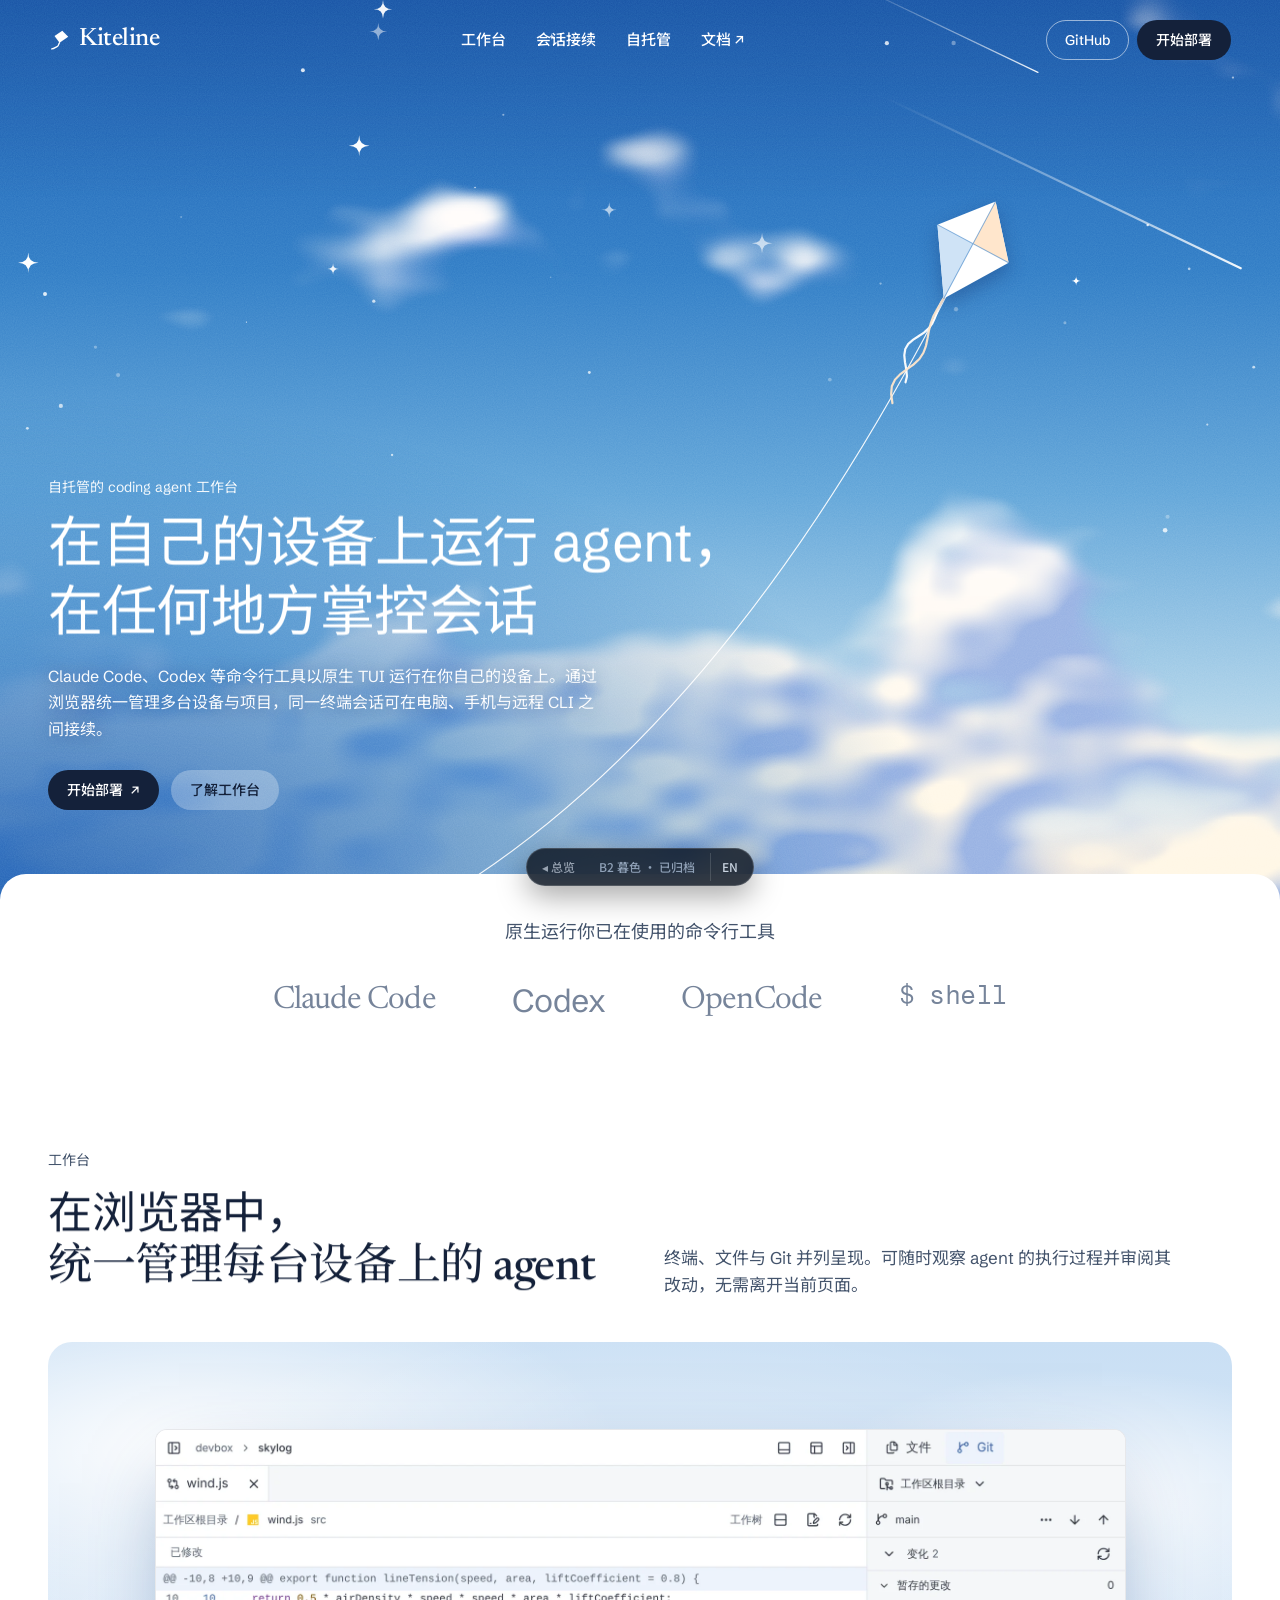
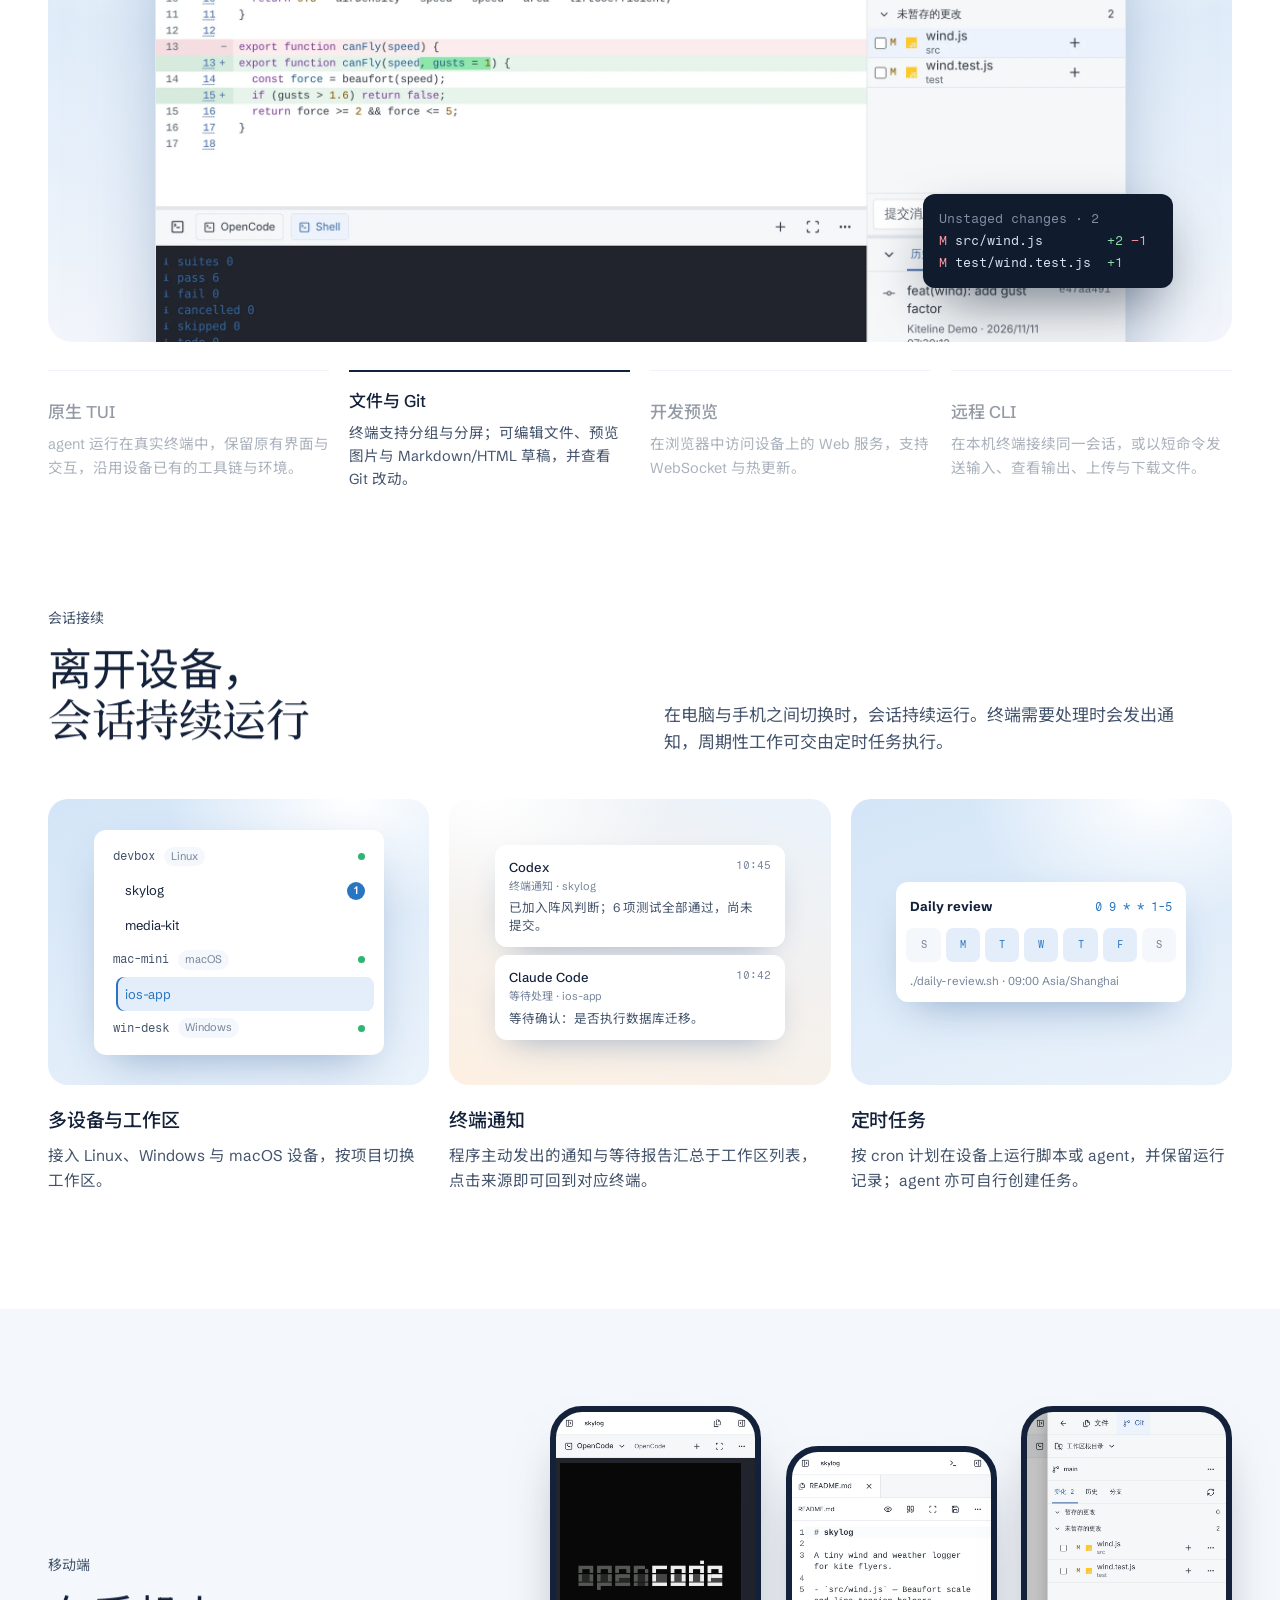
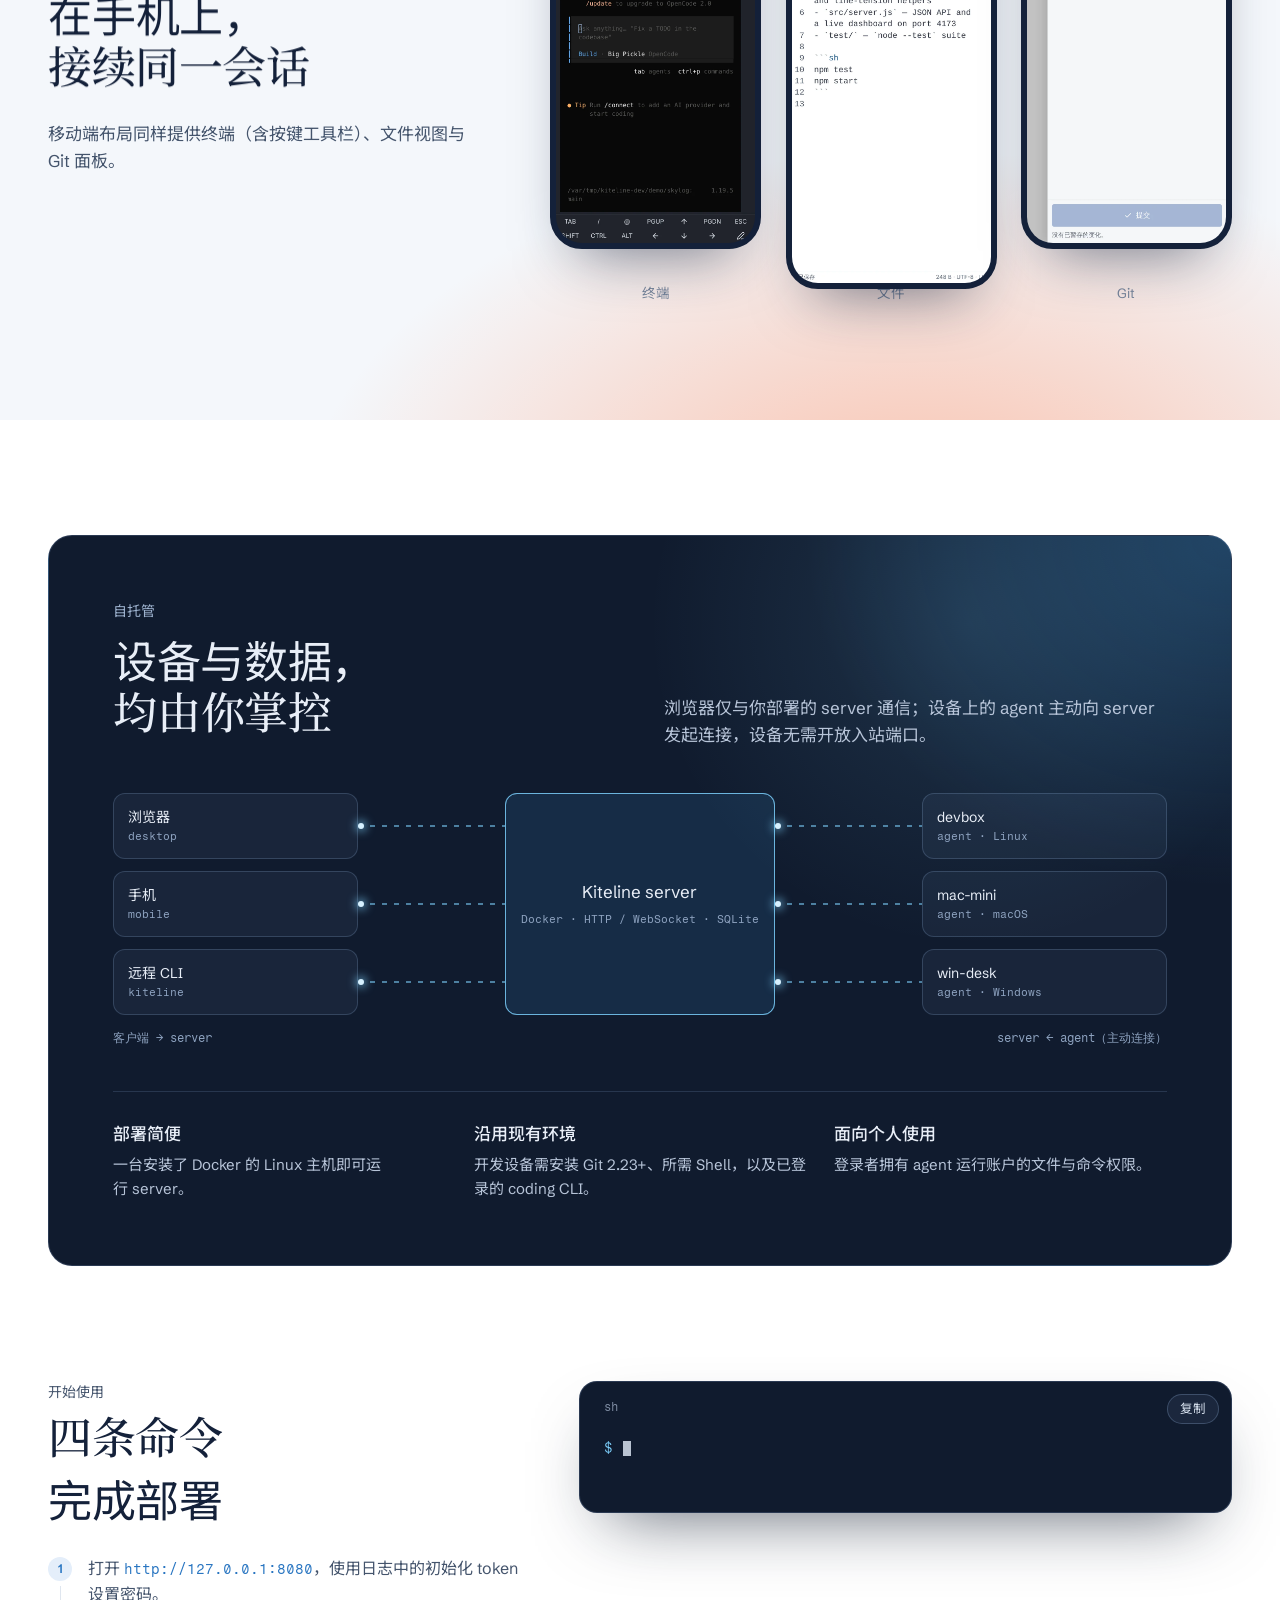
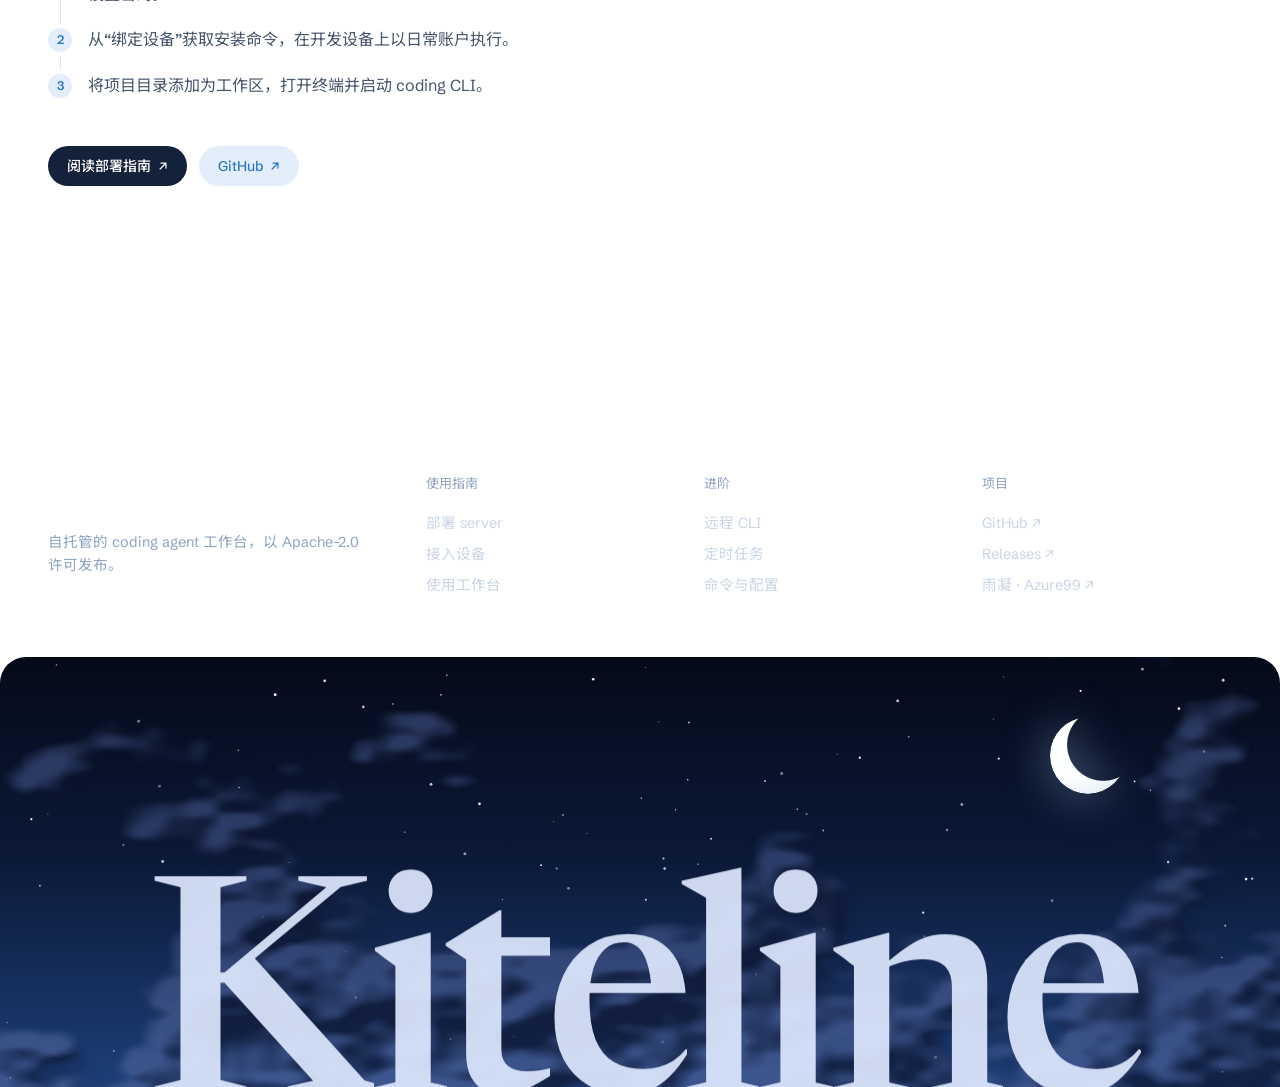
<file: site/prototypes/b2-dusk.html>
<!doctype html>
<html lang="zh-CN" data-lang="zh">
  <head>
    <meta charset="utf-8" />
    <meta name="viewport" content="width=device-width, initial-scale=1, viewport-fit=cover" />
    <title>Kiteline · 暮色</title>
    <meta name="theme-color" content="#1b5cb2" />
    <link rel="preconnect" href="https://fonts.googleapis.com" />
    <link rel="preconnect" href="https://fonts.gstatic.com" crossorigin />
    <link
      rel="stylesheet"
      href="https://fonts.googleapis.com/css2?family=Schibsted+Grotesk:wght@400;500;600&family=Newsreader:ital,opsz,wght@0,6..72,400;0,6..72,500;1,6..72,400&family=Fragment+Mono&family=Noto+Sans+SC:wght@400;500&family=Noto+Serif+SC:wght@500&display=swap"
    />
    <link rel="stylesheet" href="assets/proto.css" />
    <style>
      /* Archived: the B2 "dusk" direction, frozen as it stood when B1 was chosen.
         Layout: a painted daytime sky with a kite on a line; a sheet slides over it and carries the product.
         One page, three modes chosen by body[data-variant]:
           b   the baseline
           b1  the kite line continues down the sheet and every section heading hangs on it
           b2  the sheet moves from daylight through dusk into a night sky as you scroll */
      :root {
        color-scheme: light;
        --blue: #2875c1; /* rainng.com navigation */
        --blue-soft: #e4eefa;
        --peach: #ffe6cc;
        --ink: #14213a;
        --ink-2: #44546c;
        --muted: #76849a;
        --paper: #ffffff;
        --mist: #f4f7fb;
        --hair: #dfe6ef;
        --art1: #d3e5f7;
        --art2: #eaf2fb;
        --art3: #fdf0e2;
        --art-hi: 1;
        --night: #101b2e;
        --sans:
          "Schibsted Grotesk", "Noto Sans SC", "PingFang SC", "Microsoft YaHei", system-ui,
          sans-serif;
        --serif: "Newsreader", "Noto Serif SC", "Songti SC", Georgia, serif;
        --mono: "Fragment Mono", ui-monospace, "SFMono-Regular", Consolas, monospace;
        --wrap: 1224px;
        --ease: cubic-bezier(0.2, 0.8, 0.2, 1);
      }
      /* light surfaces keep daytime ink whatever the sheet is doing around them */
      .day {
        --ink: #14213a;
        --ink-2: #44546c;
        --muted: #76849a;
        --hair: #dfe6ef;
        --mist: #f4f7fb;
        --blue: #2875c1;
        --blue-soft: #e4eefa;
        color: var(--ink);
      }
      html {
        background: #fff;
      }
      body {
        background: #fff;
        color: var(--ink);
        font-family: var(--sans);
        font-size: 17px;
        line-height: 1.6;
        overflow-x: hidden;
      }
      .wrap {
        width: 100%;
        max-width: var(--wrap);
        margin: 0 auto;
        padding-left: max(20px, env(safe-area-inset-left, 0px));
        padding-right: max(20px, env(safe-area-inset-right, 0px));
      }
      h1,
      h2,
      h3 {
        margin: 0;
        font-weight: 400;
        letter-spacing: -0.028em;
        text-wrap: balance;
      }
      :lang(zh-CN) h1,
      :lang(zh-CN) h2,
      :lang(zh-CN) h3 {
        letter-spacing: -0.01em;
      }
      h2 {
        font-size: clamp(30px, 3.5vw, 44px);
        line-height: 1.12;
      }
      :lang(zh-CN) h2 {
        line-height: 1.3;
      }
      em {
        font-family: var(--serif);
        font-style: italic;
        letter-spacing: -0.01em;
      }
      :lang(zh-CN) em {
        font-style: normal;
        font-weight: 500;
      }
      h2 em {
        /* the second clause takes its own line, so the break never falls inside a word */
        display: block;
      }
      .eyebrow {
        font-size: 14px;
        color: var(--ink-2);
      }
      p {
        margin: 0;
        text-wrap: pretty;
      }
      .pill {
        display: inline-flex;
        align-items: center;
        gap: 8px;
        height: 40px;
        padding: 0 18px;
        border: 1px solid transparent;
        border-radius: 999px;
        font-size: 14px;
        font-weight: 500;
        white-space: nowrap;
        cursor: pointer;
        transition:
          transform 0.35s var(--ease),
          background 0.25s,
          box-shadow 0.35s;
      }
      .pill:hover {
        transform: translateY(-2px);
      }
      .pill:active {
        transform: translateY(0) scale(0.98);
      }
      .pill .arr {
        display: inline-block;
        transition: transform 0.35s var(--ease);
      }
      .pill:hover .arr {
        transform: translate(2px, -2px);
      }
      .pill.dark {
        background: var(--ink);
        color: var(--paper);
      }
      .pill.dark:hover {
        box-shadow: 0 12px 26px -10px rgba(20, 33, 58, 0.65);
      }
      .pill.glass {
        background: rgba(255, 255, 255, 0.28);
        color: var(--ink);
        -webkit-backdrop-filter: blur(10px);
        backdrop-filter: blur(10px);
      }
      .pill.glass:hover {
        background: rgba(255, 255, 255, 0.46);
      }
      .pill.line {
        border-color: rgba(20, 33, 58, 0.22);
      }
      .nav:not(.float) .pill.line {
        border-color: rgba(255, 255, 255, 0.55);
      }
      .pill.soft {
        background: var(--blue-soft);
        color: var(--blue);
      }

      /* ---------- navigation ---------- */
      .nav {
        position: fixed;
        inset: 0 0 auto;
        z-index: 60;
        padding-top: calc(12px + env(safe-area-inset-top, 0px));
        color: #fff;
        pointer-events: none;
        transition: color 0.35s;
      }
      .nav.float {
        color: var(--ink);
      }
      .nav-in {
        display: flex;
        align-items: center;
        justify-content: space-between;
        gap: 20px;
        max-width: var(--wrap);
        height: 56px;
        margin: 0 auto;
        padding: 0 20px;
        border: 1px solid transparent;
        border-radius: 999px;
        pointer-events: auto;
        transition:
          max-width 0.6s var(--ease),
          background 0.35s,
          box-shadow 0.35s,
          border-color 0.35s,
          padding 0.6s var(--ease);
      }
      .nav.float .nav-in {
        max-width: 780px;
        padding: 0 8px 0 22px;
        border-color: var(--hair);
        background: rgba(255, 255, 255, 0.86);
        -webkit-backdrop-filter: blur(16px) saturate(160%);
        backdrop-filter: blur(16px) saturate(160%);
        box-shadow: 0 10px 40px -12px rgba(20, 33, 58, 0.25);
      }
      .brand {
        display: flex;
        align-items: center;
        gap: 8px;
        font-family: var(--serif);
        font-size: 25px;
        font-weight: 500;
        letter-spacing: -0.02em;
      }
      .brand svg {
        width: 22px;
        height: 22px;
        transition: transform 0.6s var(--ease);
        transform-origin: 20% 90%;
      }
      .brand:hover svg {
        transform: rotate(-10deg) translateY(-2px);
      }
      .links {
        display: flex;
        gap: 30px;
        font-size: 15px;
        font-weight: 500;
      }
      .links a {
        position: relative;
        padding: 4px 0;
      }
      .links a::after {
        content: "";
        position: absolute;
        left: 0;
        right: 0;
        bottom: 0;
        height: 1px;
        background: currentColor;
        transform: scaleX(0);
        transform-origin: right;
        transition: transform 0.45s var(--ease);
      }
      .links a:hover::after {
        transform: scaleX(1);
        transform-origin: left;
      }
      .nav-cta {
        display: flex;
        gap: 8px;
      }

      /* ---------- hero ---------- */
      .hero {
        position: sticky;
        top: 0;
        z-index: 0;
        height: min(100svh, 940px);
        min-height: 620px;
        overflow: hidden;
        background: linear-gradient(
          180deg,
          rgb(27, 92, 178) 0%,
          rgb(46, 122, 196) 30%,
          rgb(96, 164, 216) 55%,
          rgb(170, 208, 232) 78%,
          rgb(232, 236, 236) 92%,
          rgb(255, 232, 208) 100%
        );
        color: #fff;
      }
      .hero canvas {
        position: absolute;
        inset: 0;
        width: 100%;
        height: 100%;
      }
      #sky {
        transform-origin: 50% 100%;
        will-change: transform;
      }
      .hero::before {
        /* blue wash so the copy keeps contrast over the cloud bank */
        content: "";
        position: absolute;
        inset: 0;
        z-index: 1;
        background:
          radial-gradient(
            120% 90% at 0% 100%,
            rgba(27, 92, 178, 0.94) 0%,
            rgba(40, 117, 193, 0.64) 34%,
            transparent 62%
          ),
          linear-gradient(180deg, rgba(20, 60, 130, 0.28), transparent 22%);
        pointer-events: none;
      }
      .hero::after {
        /* paper grain */
        content: "";
        position: absolute;
        inset: 0;
        z-index: 2;
        background-image: url("data:image/svg+xml,%3Csvg xmlns='http://www.w3.org/2000/svg' width='220' height='220'%3E%3Cfilter id='n'%3E%3CfeTurbulence type='fractalNoise' baseFrequency='.9' numOctaves='2' stitchTiles='stitch'/%3E%3CfeColorMatrix values='0 0 0 0 1  0 0 0 0 1  0 0 0 0 1  0 0 0 .55 0'/%3E%3C/filter%3E%3Crect width='220' height='220' filter='url(%23n)'/%3E%3C/svg%3E");
        mix-blend-mode: soft-light;
        opacity: 0.55;
        pointer-events: none;
      }
      #kite {
        z-index: 3;
        pointer-events: none;
      }
      .hero-copy {
        position: absolute;
        inset: auto 0 0;
        z-index: 4;
        padding-bottom: clamp(64px, 10vh, 96px);
        will-change: transform, opacity;
      }
      .hero-copy .eyebrow {
        color: rgba(255, 255, 255, 0.92);
      }
      h1 {
        max-width: 17em;
        margin-top: 10px;
        font-size: clamp(34px, 4.3vw, 58px);
        line-height: 1.08;
      }
      :lang(zh-CN) h1 {
        max-width: 15em;
        line-height: 1.24;
      }
      .hero-copy p {
        max-width: 35em;
        margin-top: 18px;
        font-size: clamp(16px, 1.25vw, 18px);
        line-height: 1.65;
        color: rgba(255, 255, 255, 0.96);
        text-shadow: 0 1px 16px rgba(20, 62, 130, 0.5);
      }
      .cta {
        display: flex;
        flex-wrap: wrap;
        gap: 12px;
        margin-top: 28px;
      }
      /* load sequence: eyebrow, headline (split), paragraph, buttons */
      .rise {
        animation: rise 1s var(--ease) both;
        animation-delay: var(--dl, 0s);
      }
      @keyframes rise {
        from {
          opacity: 0;
          transform: translateY(18px);
        }
      }

      /* ---------- sheet ---------- */
      .sheet {
        position: relative;
        z-index: 5;
        margin-top: -26px;
        border-radius: 26px 26px 0 0;
        background: var(--paper);
        color: var(--ink);
        box-shadow: 0 -20px 60px -30px rgba(20, 33, 58, 0.35);
      }
      section {
        position: relative;
        z-index: 1;
        padding-block: clamp(64px, 9vw, 120px);
      }
      .rv {
        opacity: 0;
        transform: translateY(26px);
        transition:
          opacity 1s var(--ease),
          transform 1s var(--ease);
        transition-delay: var(--dl, 0s);
      }
      .rv.in {
        opacity: 1;
        transform: none;
      }

      /* runs-with strip */
      .runs {
        padding-block: 44px 8px;
        text-align: center;
      }
      .runs p {
        font-size: 18px;
        color: var(--ink-2);
      }
      .runs ul {
        display: flex;
        flex-wrap: wrap;
        justify-content: center;
        gap: 18px clamp(28px, 6vw, 84px);
        margin: 28px 0 0;
        padding: 0;
        list-style: none;
        color: var(--muted);
      }
      .runs li {
        font-size: clamp(22px, 2.6vw, 32px);
        letter-spacing: -0.03em;
        transition: color 0.4s;
      }
      .runs li:hover {
        color: var(--ink);
      }
      .runs li:nth-child(odd) {
        font-family: var(--serif);
      }
      .runs li:nth-child(4) {
        font-family: var(--mono);
        font-size: clamp(18px, 2.1vw, 26px);
        letter-spacing: -0.02em;
      }

      /* section heads */
      .head {
        display: grid;
        grid-template-columns: minmax(0, 1fr) minmax(0, 1fr);
        align-items: end;
        gap: 24px 48px;
        margin-bottom: 44px;
      }
      .head .eyebrow {
        margin-bottom: 12px;
      }
      .head p {
        max-width: 30em;
        color: var(--ink-2);
      }

      /* ---------- workbench panel with tabs ---------- */
      .panel {
        position: relative;
        aspect-ratio: 1224 / 620;
        overflow: hidden;
        border-radius: 24px;
        background:
          radial-gradient(60% 50% at 12% 18%, #fff 0%, rgba(255, 255, 255, 0) 60%),
          radial-gradient(
            40% 36% at 88% 26%,
            rgba(255, 255, 255, 0.9) 0%,
            rgba(255, 255, 255, 0) 60%
          ),
          radial-gradient(70% 60% at 50% 115%, var(--peach) 0%, rgba(255, 230, 204, 0) 62%),
          linear-gradient(180deg, #c9dff4 0%, #e3eefa 60%, #f3f6fb 100%);
      }
      .panel::before {
        /* a slow drifting highlight, like light moving across a wall */
        content: "";
        position: absolute;
        inset: -20% -40%;
        background: radial-gradient(
          30% 40% at 50% 50%,
          rgba(255, 255, 255, 0.7),
          rgba(255, 255, 255, 0)
        );
        animation: wander 26s ease-in-out infinite alternate;
      }
      @keyframes wander {
        from {
          transform: translate(-22%, -6%);
        }
        to {
          transform: translate(24%, 10%);
        }
      }
      .pane {
        position: absolute;
        inset: 0;
        display: grid;
        place-items: center;
        padding: 5.5% 9% 0;
        opacity: 0;
        transform: translateY(26px) scale(0.975);
        transition:
          opacity 0.5s,
          transform 0.9s var(--ease);
        pointer-events: none;
      }
      .pane.on {
        opacity: 1;
        transform: none;
        pointer-events: auto;
      }
      .lift {
        /* scroll parallax lives here so it does not fight the tilt on .frame */
        align-self: start;
        display: grid;
        justify-items: center;
        width: 100%;
        will-change: transform;
      }
      .frame {
        width: 100%;
        overflow: hidden;
        border: 1px solid rgba(20, 33, 58, 0.1);
        border-radius: 12px;
        background: #fff;
        box-shadow:
          0 30px 80px -24px rgba(31, 78, 140, 0.5),
          0 2px 0 rgba(255, 255, 255, 0.8) inset;
        will-change: transform;
      }
      .frame img {
        width: 100%;
        height: auto;
      }
      .frame.dialog {
        /* a single dialog cropped from the workbench, shown close to its real size */
        width: min(47%, 520px);
        border-radius: 14px;
      }
      .float {
        position: absolute;
        right: 5%;
        bottom: 9%;
        min-width: 250px;
        margin: 0;
        padding: 14px 16px;
        border-radius: 12px;
        background: var(--night);
        color: #d7e1ee;
        font-family: var(--mono);
        font-size: 12.5px;
        line-height: 1.75;
        box-shadow: 0 24px 60px -16px rgba(16, 27, 46, 0.65);
        white-space: pre;
        opacity: 0;
        transform: translateY(18px) scale(0.96);
        transition:
          opacity 0.5s,
          transform 0.8s var(--ease);
      }
      .pane.on .float {
        opacity: 1;
        transform: none;
        transition-delay: 0.35s;
      }
      .float.menu {
        min-width: 190px;
        padding: 6px;
        background: #fff;
        font-family: var(--sans);
        font-size: 14px;
        white-space: normal;
        box-shadow: 0 24px 60px -16px rgba(31, 78, 140, 0.5);
      }
      .float.menu div {
        display: flex;
        align-items: center;
        gap: 10px;
        padding: 7px 12px;
        border-radius: 8px;
        transition:
          background 0.4s,
          color 0.4s;
      }
      .float.menu div.on {
        background: var(--blue-soft);
        color: var(--blue);
      }
      .float.menu i {
        width: 14px;
        height: 14px;
        border: 1.5px solid currentColor;
        border-radius: 4px;
        opacity: 0.7;
      }
      .float .c {
        color: #7fd3ff;
      }
      .float .m {
        color: #7f8da3;
      }
      .float .ok {
        color: #8fdcab;
      }
      .float .bd {
        color: #ff9aa2;
      }
      .tabs {
        display: grid;
        grid-template-columns: repeat(4, minmax(0, 1fr));
        gap: 20px;
        margin-top: 28px;
      }
      .tab {
        padding: 16px 0 0;
        border: 0;
        border-top: 1px solid var(--hair);
        background: none;
        text-align: left;
        cursor: pointer;
        position: relative;
        opacity: 0.45;
        transition: opacity 0.4s;
      }
      .tab:hover {
        opacity: 0.8;
      }
      .tab.on {
        opacity: 1;
      }
      .tab::before {
        content: "";
        position: absolute;
        left: 0;
        top: -1px;
        width: 100%;
        height: 2px;
        background: var(--ink);
        transform: scaleX(0);
        transform-origin: left;
      }
      .tab.on::before {
        animation: fill 7s linear forwards;
      }
      .tabs:hover .tab.on::before,
      .tabs.idle .tab.on::before {
        animation-play-state: paused;
      }
      @keyframes fill {
        to {
          transform: scaleX(1);
        }
      }
      .tab b {
        display: block;
        font-size: 17px;
        font-weight: 500;
      }
      .tab span {
        display: block;
        margin-top: 8px;
        font-size: 14.5px;
        line-height: 1.6;
        color: var(--ink-2);
      }

      /* ---------- three vignettes ---------- */
      .trio {
        display: grid;
        grid-template-columns: repeat(3, minmax(0, 1fr));
        gap: 20px;
      }
      .vig-art {
        position: relative;
        display: grid;
        place-items: center;
        aspect-ratio: 4 / 3;
        overflow: hidden;
        border-radius: 20px;
        background:
          radial-gradient(
            70% 60% at 80% 0%,
            rgba(255, 255, 255, var(--art-hi)) 0%,
            rgba(255, 255, 255, 0) 70%
          ),
          linear-gradient(160deg, var(--art1), var(--art2));
      }
      .vig:nth-child(2) .vig-art {
        background:
          radial-gradient(
            70% 60% at 10% 0%,
            rgba(255, 255, 255, var(--art-hi)) 0%,
            rgba(255, 255, 255, 0) 70%
          ),
          linear-gradient(200deg, var(--art2), var(--art3));
      }
      .vig .mini {
        transition: transform 0.7s var(--ease);
      }
      .vig:hover .mini {
        transform: translateY(-6px) scale(1.015);
      }
      .vig h3 {
        margin-top: 20px;
        font-size: 19px;
        font-weight: 500;
        letter-spacing: -0.01em;
      }
      .vig > p {
        margin-top: 8px;
        font-size: 15.5px;
        color: var(--ink-2);
      }
      .mini {
        width: 76%;
        padding: 10px;
        border-radius: 12px;
        background: #fff;
        font-size: 13px;
        box-shadow: 0 18px 44px -18px rgba(31, 78, 140, 0.45);
      }
      .row {
        display: flex;
        align-items: center;
        gap: 9px;
        padding: 7px 9px;
        border-radius: 8px;
      }
      .row.dev {
        font-family: var(--mono);
        font-size: 12px;
        color: var(--ink-2);
      }
      .row.dev::after {
        content: "";
        width: 7px;
        height: 7px;
        margin-left: auto;
        border-radius: 50%;
        background: #2fb573;
      }
      .row.ws {
        margin-left: 12px;
        transition:
          background 0.5s,
          color 0.5s,
          box-shadow 0.5s;
      }
      .row.ws.on {
        background: var(--blue-soft);
        color: var(--blue);
        box-shadow: inset 2px 0 0 var(--blue);
      }
      .os {
        padding: 1px 7px;
        border-radius: 999px;
        background: var(--mist);
        font-family: var(--sans);
        font-size: 11px;
        color: var(--muted);
      }
      .badge {
        display: grid;
        place-items: center;
        min-width: 18px;
        height: 18px;
        margin-left: auto;
        border-radius: 999px;
        background: var(--blue);
        font-size: 11px;
        font-weight: 600;
        color: #fff;
      }
      .toast {
        padding: 12px 14px;
      }
      .toast + .toast {
        margin-top: 8px;
      }
      .mini.stack {
        padding: 0;
        background: none;
        box-shadow: none;
      }
      .mini.stack .toast {
        border-radius: 12px;
        background: #fff;
        box-shadow: 0 14px 34px -16px rgba(31, 78, 140, 0.45);
        animation: drop 7s var(--ease) infinite;
      }
      .mini.stack .toast:nth-child(2) {
        animation-delay: 1.4s;
      }
      @keyframes drop {
        0%,
        6% {
          opacity: 0;
          transform: translateY(-14px) scale(0.97);
        }
        14%,
        88% {
          opacity: 1;
          transform: none;
        }
        96%,
        100% {
          opacity: 0;
          transform: translateY(6px);
        }
      }
      .toast b {
        display: flex;
        justify-content: space-between;
        font-weight: 500;
      }
      .toast b time {
        font-family: var(--mono);
        font-size: 11px;
        font-weight: 400;
        color: var(--muted);
      }
      .toast small {
        display: block;
        font-size: 11px;
        color: var(--muted);
      }
      .toast p {
        margin-top: 4px;
        font-size: 12.5px;
        line-height: 1.45;
        color: var(--ink-2);
      }
      .cron {
        display: flex;
        align-items: baseline;
        justify-content: space-between;
        padding: 4px 4px 10px;
      }
      .cron code {
        font-family: var(--mono);
        font-size: 12px;
        color: var(--blue);
      }
      .week {
        display: grid;
        grid-template-columns: repeat(7, 1fr);
        gap: 5px;
      }
      .week i {
        display: grid;
        place-items: center;
        aspect-ratio: 1;
        border-radius: 7px;
        background: var(--mist);
        font-family: var(--mono);
        font-size: 10px;
        font-style: normal;
        color: var(--muted);
      }
      .week i.run {
        background: var(--blue-soft);
        color: var(--blue);
        animation: tick 5.6s ease-in-out infinite;
        animation-delay: calc(var(--i) * 0.5s);
      }
      @keyframes tick {
        0%,
        8%,
        30%,
        100% {
          background: var(--blue-soft);
          color: var(--blue);
        }
        14% {
          background: var(--blue);
          color: #fff;
        }
      }
      .mini .foot {
        margin-top: 10px;
        padding: 0 4px 2px;
        font-size: 11.5px;
        color: var(--muted);
      }

      /* ---------- phones ---------- */
      .pocket {
        background: var(--mist);
        overflow: hidden;
      }
      .pocket .wrap {
        display: grid;
        grid-template-columns: minmax(0, 0.8fr) minmax(0, 1.2fr);
        align-items: center;
        gap: 48px;
      }
      .pocket p {
        max-width: 26em;
        margin-top: 18px;
        color: var(--ink-2);
      }
      .phones {
        display: grid;
        grid-template-columns: repeat(3, minmax(0, 1fr));
        gap: clamp(10px, 2vw, 24px);
      }
      .par {
        will-change: transform;
      }
      .phone {
        margin: 0;
        overflow: hidden;
        border: 6px solid #14213a;
        border-radius: clamp(18px, 2.6vw, 32px);
        background: #14213a;
        box-shadow: 0 30px 60px -28px rgba(20, 33, 58, 0.6);
        opacity: 0;
        transform: translateY(60px) rotate(var(--r, 0deg));
        transition:
          opacity 1s var(--ease),
          transform 1.2s var(--ease);
        transition-delay: calc(var(--n) * 0.12s);
      }
      .phones.in .phone {
        opacity: 1;
        transform: none;
      }
      .phone img {
        width: 100%;
        height: auto;
      }
      .caps {
        display: grid;
        grid-template-columns: repeat(3, minmax(0, 1fr));
        gap: clamp(10px, 2vw, 24px);
        margin-top: 16px;
        font-size: 13.5px;
        color: var(--muted);
        text-align: center;
      }

      /* ---------- self-hosted (night panel) ---------- */
      .own {
        padding-block: clamp(64px, 9vw, 120px) 0;
      }
      .night {
        position: relative;
        overflow: hidden;
        padding: clamp(28px, 5vw, 64px);
        border: 1px solid transparent;
        border-radius: 24px;
        background:
          radial-gradient(60% 80% at 100% 0%, rgba(59, 138, 196, 0.35), transparent 60%),
          var(--night);
        color: #e8eef7;
      }
      .night::before {
        /* a soft light that follows the pointer */
        content: "";
        position: absolute;
        inset: 0;
        background: radial-gradient(
          520px circle at var(--mx, 78%) var(--my, 12%),
          rgba(127, 211, 255, 0.13),
          transparent 62%
        );
        pointer-events: none;
      }
      .night > * {
        position: relative;
      }
      .night .eyebrow {
        color: #9fb4d0;
      }
      .night .head p {
        color: #b7c4d8;
      }
      .topo {
        display: grid;
        grid-template-columns:
          minmax(0, 1fr) minmax(40px, 0.6fr) minmax(0, 1.1fr) minmax(40px, 0.6fr)
          minmax(0, 1fr);
        grid-template-rows: repeat(3, auto);
        align-items: center;
        gap: 12px 0;
        font-size: 14px;
      }
      .node {
        padding: 12px 14px;
        border: 1px solid rgba(160, 195, 240, 0.2);
        border-radius: 12px;
        background: rgba(160, 195, 240, 0.06);
        transition:
          border-color 0.4s,
          background 0.4s;
      }
      .node:hover {
        border-color: rgba(160, 195, 240, 0.45);
        background: rgba(160, 195, 240, 0.1);
      }
      .node small {
        display: block;
        font-family: var(--mono);
        font-size: 11px;
        color: #8ea3c0;
      }
      .node.server {
        position: relative;
        grid-column: 3;
        grid-row: 1 / span 3;
        align-self: stretch;
        display: grid;
        place-content: center;
        gap: 6px;
        border-color: rgba(127, 211, 255, 0.55);
        background: rgba(59, 138, 196, 0.16);
        text-align: center;
        font-size: 17px;
      }
      .node.server::after {
        content: "";
        position: absolute;
        inset: -1px;
        border: 1px solid rgba(127, 211, 255, 0.6);
        border-radius: 12px;
        animation: halo 3s ease-out infinite;
        pointer-events: none;
      }
      @keyframes halo {
        0% {
          opacity: 0.9;
          transform: scale(1);
        }
        100% {
          opacity: 0;
          transform: scale(1.06, 1.1);
        }
      }
      .wire {
        position: relative;
        height: 2px;
        background: repeating-linear-gradient(
          90deg,
          rgba(127, 211, 255, 0.55) 0 5px,
          transparent 5px 12px
        );
      }
      .wire::after {
        /* a packet travelling in the direction the connection is opened */
        content: "";
        position: absolute;
        top: -2px;
        left: 0;
        width: 6px;
        height: 6px;
        border-radius: 50%;
        background: #d7f1ff;
        box-shadow: 0 0 10px 2px rgba(127, 211, 255, 0.8);
        animation: packet 2.6s cubic-bezier(0.5, 0, 0.4, 1) infinite;
        animation-delay: var(--pd, 0s);
      }
      .wire.rev::after {
        animation-name: packet-rev;
      }
      @keyframes packet {
        0% {
          left: 0;
          opacity: 0;
        }
        12%,
        86% {
          opacity: 1;
        }
        100% {
          left: calc(100% - 6px);
          opacity: 0;
        }
      }
      @keyframes packet-rev {
        0% {
          left: calc(100% - 6px);
          opacity: 0;
        }
        12%,
        86% {
          opacity: 1;
        }
        100% {
          left: 0;
          opacity: 0;
        }
      }
      .topo-cap {
        display: grid;
        grid-template-columns: minmax(0, 1fr) minmax(0, 1fr);
        gap: 12px;
        margin-top: 14px;
        font-family: var(--mono);
        font-size: 11.5px;
        color: #8ea3c0;
      }
      .topo-cap span:last-child {
        text-align: right;
      }
      .facts {
        display: grid;
        grid-template-columns: repeat(3, minmax(0, 1fr));
        gap: 28px;
        margin-top: 44px;
        padding-top: 28px;
        border-top: 1px solid rgba(160, 195, 240, 0.16);
      }
      .facts b {
        display: block;
        font-size: 17px;
        font-weight: 500;
      }
      .facts p {
        margin-top: 6px;
        font-size: 15px;
        color: #b7c4d8;
      }

      /* ---------- quick start ---------- */
      .start .wrap {
        display: grid;
        grid-template-columns: minmax(0, 0.85fr) minmax(0, 1.15fr);
        gap: 48px;
        align-items: start;
      }
      .start .wrap > * {
        min-width: 0;
      }
      .steps {
        margin: 26px 0 0;
        padding: 0;
        list-style: none;
        counter-reset: step;
      }
      .steps code {
        font-family: var(--mono);
        font-size: 0.86em;
        color: var(--blue);
      }
      .steps li {
        position: relative;
        padding: 0 0 20px 40px;
        color: var(--ink-2);
        font-size: 16px;
        counter-increment: step;
        opacity: 0;
        transform: translateX(-12px);
        transition:
          opacity 0.8s var(--ease),
          transform 0.8s var(--ease);
        transition-delay: calc(var(--n) * 0.14s + 0.2s);
      }
      .rv.in .steps li {
        opacity: 1;
        transform: none;
      }
      .steps li::before {
        content: counter(step);
        position: absolute;
        left: 0;
        top: 1px;
        display: grid;
        place-items: center;
        width: 24px;
        height: 24px;
        border-radius: 50%;
        background: var(--blue-soft);
        font-size: 12.5px;
        font-weight: 600;
        color: var(--blue);
      }
      .steps li:not(:last-child)::after {
        content: "";
        position: absolute;
        left: 11.5px;
        top: 30px;
        bottom: 4px;
        width: 1px;
        background: var(--hair);
      }
      .code {
        position: relative;
        border: 1px solid transparent;
        border-radius: 18px;
        background: var(--night);
        color: #d7e1ee;
        box-shadow: 0 30px 70px -30px rgba(16, 27, 46, 0.7);
      }
      .code pre {
        min-height: 9.6em;
        margin: 0;
        padding: 54px 24px 26px;
        overflow-x: auto;
        font-family: var(--mono);
        font-size: 13.5px;
        line-height: 1.9;
      }
      .code .c {
        color: #7fd3ff;
      }
      .code button {
        position: absolute;
        top: 12px;
        right: 12px;
        height: 30px;
        padding: 0 12px;
        border: 1px solid rgba(160, 195, 240, 0.25);
        border-radius: 999px;
        background: rgba(160, 195, 240, 0.08);
        color: #d7e1ee;
        font-size: 12.5px;
        cursor: pointer;
        transition: background 0.3s;
      }
      .code button:hover {
        background: rgba(160, 195, 240, 0.2);
      }
      .code::before {
        content: "sh";
        position: absolute;
        top: 16px;
        left: 24px;
        font-family: var(--mono);
        font-size: 12px;
        color: #7f8da3;
      }

      /* ---------- footer ---------- */
      footer {
        position: relative;
        z-index: 1;
        margin-top: clamp(64px, 9vw, 120px);
        background: var(--night);
        color: #c9d5e6;
      }
      .foot-links {
        display: grid;
        grid-template-columns: 1.4fr repeat(3, 1fr);
        gap: 28px;
        padding-block: 56px;
        font-size: 14.5px;
      }
      .foot-links h4 {
        margin: 0 0 14px;
        font-size: 13px;
        font-weight: 400;
        color: #8ea3c0;
      }
      .foot-links div > a {
        display: block;
        width: fit-content;
        padding: 4px 0;
        transition:
          color 0.3s,
          transform 0.4s var(--ease);
      }
      .foot-links div > a:hover {
        color: #fff;
        transform: translateX(4px);
      }
      .foot-links p {
        max-width: 22em;
        color: #8ea3c0;
      }
      .foot-sky {
        position: relative;
        height: clamp(220px, 34vw, 430px);
        overflow: hidden;
        border-radius: 26px 26px 0 0;
        background: linear-gradient(
          180deg,
          rgb(27, 92, 178) 0%,
          rgb(60, 136, 204) 40%,
          rgb(150, 198, 228) 82%,
          rgb(236, 236, 232) 100%
        );
      }
      .foot-sky canvas {
        position: absolute;
        inset: 0;
        width: 100%;
        height: 100%;
      }
      .wordmark {
        --stagger: 60ms;
        position: absolute;
        inset: auto 0 -0.16em;
        font-family: var(--serif);
        font-size: clamp(90px, 23.5vw, 340px);
        font-weight: 500;
        line-height: 1;
        letter-spacing: -0.045em;
        color: #14213a;
        text-align: center;
        mix-blend-mode: multiply;
        opacity: 0.92;
        will-change: transform;
      }
      .wordmark .sw {
        padding: 0.2em 0.02em 0.3em;
        margin: -0.2em -0.02em -0.3em;
      }

      /* ---------- B1: the line continues down the sheet ---------- */
      .thread {
        position: absolute;
        inset: 0;
        z-index: 2;
        display: none;
        width: 100%;
        height: 100%;
        overflow: visible;
        pointer-events: none;
      }
      body[data-variant="b1"] .thread {
        display: block;
      }
      .thread path {
        fill: none;
        stroke: var(--blue);
        stroke-linecap: round;
      }
      .thread .ghost {
        stroke-width: 1;
        stroke-dasharray: 2 8;
        opacity: 0.38;
      }
      .thread .live {
        stroke-width: 1.5;
      }
      .thread .tick {
        stroke: var(--blue);
        stroke-width: 1;
        opacity: 0.45;
      }
      .thread .ring {
        fill: #fff;
        stroke: var(--blue);
        stroke-width: 1.5;
        transition: fill 0.5s;
      }
      .thread .ring.lit {
        fill: var(--blue);
      }
      .thread .bead {
        fill: var(--blue);
      }
      .thread .halo {
        fill: var(--blue);
        opacity: 0.25;
        transform-box: fill-box;
        transform-origin: center;
        animation: breathe 2.4s ease-in-out infinite;
      }
      @keyframes breathe {
        50% {
          transform: scale(1.9);
          opacity: 0.07;
        }
      }
      /* a heading settles on its hook when the line reaches it */
      body[data-variant="b1"] .hung h2 {
        transform-origin: 0 0;
        animation: settle 1.2s var(--ease);
      }
      @keyframes settle {
        0% {
          transform: rotate(-1.3deg);
        }
        45% {
          transform: rotate(0.5deg);
        }
        100% {
          transform: none;
        }
      }
      @media (max-width: 1330px) {
        /* make room for the line in the left gutter */
        body[data-variant="b1"] .sheet .wrap {
          padding-left: max(52px, env(safe-area-inset-left, 0px));
        }
      }

      /* ---------- B2: daylight to dusk to night ---------- */
      body[data-variant="b2"] .sheet {
        box-shadow: none;
      }
      body[data-variant="b2"] .sheet :where(h2, h3, p, li, b, span, a, button, div) {
        transition:
          color 0.5s,
          border-color 0.5s;
      }
      #nightStars {
        position: absolute;
        left: 0;
        z-index: 0;
        display: none;
        width: 100%;
        pointer-events: none;
      }
      body[data-variant="b2"] #nightStars {
        display: block;
      }
      .pocket::before {
        /* the last warm light on the horizon */
        content: "";
        position: absolute;
        inset: 0;
        background: radial-gradient(
          70% 80% at 72% 118%,
          rgba(255, 150, 110, 0.6),
          rgba(255, 150, 110, 0) 70%
        );
        opacity: 0;
        transition: opacity 0.8s;
        pointer-events: none;
      }
      body[data-variant="b2"] .pocket::before {
        opacity: 1;
      }
      .pocket .wrap {
        position: relative;
      }
      body[data-variant="b2"] .night,
      body[data-variant="b2"] .code {
        border-color: rgba(160, 195, 240, 0.18);
      }
      body[data-variant="b2"] footer {
        background: none;
      }
      body[data-variant="b2"] .foot-sky {
        background: linear-gradient(180deg, #050a18 0%, #0b1836 45%, #1d3f78 100%);
      }
      body[data-variant="b2"] .wordmark {
        color: #dfeaff;
        mix-blend-mode: normal;
        opacity: 0.92;
      }
      #footStars,
      .foot-moon {
        display: none;
      }
      body[data-variant="b2"] #footStars,
      body[data-variant="b2"] .foot-moon {
        display: block;
      }
      .foot-moon {
        position: absolute;
        right: 12%;
        top: 14%;
        width: clamp(44px, 6vw, 84px);
        aspect-ratio: 1;
        filter: drop-shadow(0 0 22px rgba(170, 205, 255, 0.55));
      }
      .foot-moon::before {
        content: "";
        position: absolute;
        inset: 0;
        border-radius: 50%;
        background: radial-gradient(circle at 34% 40%, #fdfefe 0 45%, #d3e2f5 100%);
        -webkit-mask-image: radial-gradient(circle at 70% 36%, transparent 0 49%, #000 50.5%);
        mask-image: radial-gradient(circle at 70% 36%, transparent 0 49%, #000 50.5%);
      }

      /* ---------- small screens ---------- */
      @media (max-width: 900px) {
        .links {
          display: none;
        }
        .head,
        .pocket .wrap,
        .start .wrap {
          grid-template-columns: minmax(0, 1fr);
        }
        .panel {
          aspect-ratio: 4 / 3.3;
        }
        .pane {
          padding: 7% 5% 0;
        }
        .frame:not(.dialog) {
          /* on a phone the capture is shown at twice the frame width, anchored on the part that matters */
          aspect-ratio: 4 / 3.4;
        }
        .frame:not(.dialog) img {
          width: 200%;
          max-width: none;
          transform: translateX(var(--shift, 0%));
        }
        .frame.dialog {
          width: 84%;
        }
        .float {
          /* on a phone the overlay would cover most of the capture */
          display: none;
        }
        .tabs {
          grid-template-columns: repeat(2, minmax(0, 1fr));
        }
        .tab span {
          font-size: 13.5px;
        }
        .trio,
        .facts {
          grid-template-columns: minmax(0, 1fr);
        }
        .vig-art {
          aspect-ratio: 16 / 10;
        }
        .mini {
          width: 68%;
        }
        .topo {
          grid-template-columns: minmax(0, 1fr) 22px minmax(0, 0.9fr) 22px minmax(0, 1fr);
          font-size: 12px;
        }
        .node {
          padding: 9px 8px;
        }
        .node.server {
          font-size: 14px;
        }
        .foot-links {
          grid-template-columns: repeat(2, minmax(0, 1fr));
        }
      }
      @media (max-width: 760px) {
        /* on a narrow screen the copy spans the full width, so the wash does too */
        .hero::before {
          background:
            linear-gradient(
              0deg,
              rgba(24, 84, 168, 0.97) 0%,
              rgba(30, 98, 182, 0.93) 42%,
              rgba(40, 117, 193, 0.62) 62%,
              rgba(40, 117, 193, 0) 82%
            ),
            linear-gradient(180deg, rgba(20, 60, 130, 0.28), transparent 22%);
        }
      }
      @media (max-width: 520px) {
        .nav-cta .line {
          display: none;
        }
        .pill {
          height: 38px;
          padding: 0 15px;
        }
      }
      @media (prefers-reduced-motion: reduce) {
        .rv,
        .phone,
        .steps li,
        .float {
          opacity: 1;
          transform: none;
          transition: none;
        }
        .rise,
        .week i.run,
        .mini.stack .toast,
        .wire::after,
        .node.server::after,
        .panel::before,
        .thread .halo,
        body[data-variant="b1"] .hung h2 {
          animation: none;
        }
        body[data-variant="b2"] .sheet :where(h2, h3, p, li, b, span, a, button, div) {
          transition: none;
        }
      }
    </style>
  </head>
  <body data-proto="b2" data-variants="b2">
    <header class="nav" id="nav">
      <div class="nav-in">
        <a class="brand" href="#top" aria-label="Kiteline">
          <svg viewBox="0 0 24 24" fill="none" aria-hidden="true">
            <path d="M14.5 2 21 8.5 11.5 15 6 7.5Z" fill="currentColor" />
            <path
              d="M11.5 15c-1.6 1.7-.4 3.300-2.700 4.200S6 21.300 3 21.800"
              stroke="currentColor"
              stroke-width="1.4"
              stroke-linecap="round"
            />
          </svg>
          Kiteline
        </a>
        <nav class="links">
          <a href="#workbench" data-en="Workbench">工作台</a>
          <a href="#everywhere" data-en="Continuity">会话接续</a>
          <a href="#own" data-en="Self-hosting">自托管</a>
          <a
            href="https://github.com/Azure99/kiteline/blob/main/docs/guide/usage.md"
            data-en="Docs ↗"
            >文档 ↗</a
          >
        </nav>
        <div class="nav-cta">
          <a class="pill line" href="https://github.com/Azure99/kiteline">GitHub</a>
          <a class="pill dark" href="#start" data-en="Get started">开始部署</a>
        </div>
      </div>
    </header>

    <div class="hero" id="top">
      <canvas id="sky" aria-hidden="true"></canvas>
      <canvas id="kite" aria-hidden="true"></canvas>
      <div class="hero-copy" id="heroCopy">
        <div class="wrap">
          <div
            class="eyebrow rise"
            style="--dl: 0.2s"
            data-en="A self-hosted workbench for coding agents"
          >
            自托管的 coding agent 工作台
          </div>
          <h1
            class="sp"
            id="heroTitle"
            data-en="Run agents on your own machines. Stay in control from anywhere."
          >
            <span class="nb">在自己的设备上</span><span class="nb">运行 agent，</span
            ><span class="nb">在任何地方</span><span class="nb">掌控会话</span>
          </h1>
          <p
            class="rise"
            style="--dl: 0.9s"
            data-en="Claude Code, Codex and other command-line tools run as native TUIs on devices you own. Manage multiple devices and projects from a browser, and continue the same terminal session across a computer, a phone and a remote CLI."
          >
            Claude Code、Codex 等命令行工具以原生 TUI
            运行在你自己的设备上。通过浏览器统一管理多台设备与项目，同一终端会话可在电脑、手机与远程
            CLI 之间接续。
          </p>
          <div class="cta rise" style="--dl: 1.1s">
            <a class="pill dark" href="#start"
              ><span data-en="Get started">开始部署</span> <span class="arr">↗</span></a
            >
            <a class="pill glass" href="#workbench" data-en="Explore the workbench">了解工作台</a>
          </div>
        </div>
      </div>
    </div>

    <main class="sheet" id="sheet">
      <canvas id="nightStars" aria-hidden="true"></canvas>
      <svg class="thread" id="thread" aria-hidden="true">
        <path class="ghost" id="ghost" />
        <path class="live" id="live" />
        <g id="marks"></g>
        <circle class="halo" id="halo" r="8" />
        <circle class="bead" id="bead" r="4" />
      </svg>

      <section class="runs">
        <div class="wrap rv">
          <p data-en="Runs the command-line tools you already use, unmodified">
            原生运行你已在使用的命令行工具
          </p>
          <ul>
            <li>Claude Code</li>
            <li>Codex</li>
            <li>OpenCode</li>
            <li>$ shell</li>
          </ul>
        </div>
      </section>

      <section id="workbench">
        <div class="wrap">
          <div class="head">
            <div>
              <div class="eyebrow rv hook" data-en="Workbench">工作台</div>
              <h2 class="sp" data-en="Every agent on every device, <em>managed in one place</em>">
                在浏览器中，<em
                  ><span class="nb">统一管理</span><span class="nb">每台设备上的 agent</span></em
                >
              </h2>
            </div>
            <div class="rv" style="--dl: 0.15s">
              <p
                data-en="Terminals, files and Git are presented side by side. Follow an agent as it works and review its changes at any point, without leaving the page."
              >
                终端、文件与 Git 并列呈现。可随时观察 agent
                的执行过程并审阅其改动，无需离开当前页面。
              </p>
            </div>
          </div>

          <div class="panel rv" id="panel">
            <div class="pane on">
              <div class="lift">
                <div class="frame day" style="--shift: -38%">
                  <img
                    src="assets/tui-zh.webp"
                    data-src-en="assets/tui-en.webp"
                    width="2000"
                    height="1250"
                    alt="Kiteline 工作台：左侧为设备与工作区列表，终端中运行着 OpenCode 的原生界面"
                    data-alt-en="Kiteline workbench: devices and workspaces on the left, OpenCode's native interface running in the terminal"
                  />
                </div>
              </div>
              <div class="float menu day" id="menu" aria-hidden="true">
                <div><i></i>Shell</div>
                <div><i></i>Claude Code</div>
                <div><i></i>Codex</div>
                <div class="on"><i></i>OpenCode</div>
              </div>
            </div>
            <div class="pane">
              <div class="lift">
                <div class="frame day">
                  <img
                    src="assets/git-zh.webp"
                    data-src-en="assets/git-en.webp"
                    width="2000"
                    height="1250"
                    loading="lazy"
                    alt="Kiteline 工作台：上方为 wind.js 的 diff，下方终端显示测试通过，右侧为 Git 面板"
                    data-alt-en="Kiteline workbench: the diff of wind.js above, passing tests in the terminal below, the Git panel on the right"
                  />
                </div>
              </div>
              <pre class="float" aria-hidden="true"><span class="m">Unstaged changes · 2</span>
<span class="bd">M</span> src/wind.js        <span class="ok">+2</span> <span class="bd">−1</span>
<span class="bd">M</span> test/wind.test.js  <span class="ok">+1</span></pre>
            </div>
            <div class="pane">
              <div class="lift">
                <div class="frame dialog day">
                  <img
                    src="assets/port-zh.webp"
                    data-src-en="assets/port-en.webp"
                    width="1120"
                    height="1042"
                    loading="lazy"
                    alt="“访问端口”对话框：填写端口 4173，列出设备上正在监听的端口与代理地址"
                    data-alt-en="The Open port dialog: port 4173 entered, with the device's listening ports and the proxy URL"
                  />
                </div>
              </div>
              <pre class="float" aria-hidden="true"><span class="c">$</span> npm start
skylog on http://127.0.0.1:4173</pre>
            </div>
            <div class="pane">
              <div class="lift">
                <div class="frame dialog day">
                  <img
                    src="assets/cli-zh.webp"
                    data-src-en="assets/cli-en.webp"
                    width="1120"
                    height="956"
                    loading="lazy"
                    alt="“在 CLI 中接续”对话框：给出带完整目标 ID 的 kiteline terminal attach 命令"
                    data-alt-en="The Continue in CLI dialog: a kiteline terminal attach command with the full target IDs"
                  />
                </div>
              </div>
              <pre
                class="float"
                aria-hidden="true"
              ><span class="c">$</span> kiteline terminal send --text 'npm test' --enter
<span class="c">$</span> kiteline terminal wait
<span class="c">$</span> kiteline terminal snapshot --tail 40</pre>
            </div>
          </div>

          <div class="tabs rv idle" id="tabs" role="tablist">
            <button class="tab on" type="button" role="tab">
              <b data-en="Native TUI">原生 TUI</b>
              <span
                data-en="Agents run in a real terminal and keep their own interface and interaction, using the toolchain and environment already on the device."
                >agent 运行在真实终端中，保留原有界面与交互，沿用设备已有的工具链与环境。</span
              >
            </button>
            <button class="tab" type="button" role="tab">
              <b data-en="Files and Git">文件与 Git</b>
              <span
                data-en="Group and split terminals, edit files, preview images and Markdown or HTML drafts, and review Git changes."
                >终端支持分组与分屏；可编辑文件、预览图片与 Markdown/HTML 草稿，并查看 Git
                改动。</span
              >
            </button>
            <button class="tab" type="button" role="tab">
              <b data-en="Development preview">开发预览</b>
              <span
                data-en="Access web services running on a device from your browser, with WebSocket and hot reload supported."
                >在浏览器中访问设备上的 Web 服务，支持 WebSocket 与热更新。</span
              >
            </button>
            <button class="tab" type="button" role="tab">
              <b data-en="Remote CLI">远程 CLI</b>
              <span
                data-en="Continue the same session from a local terminal, or use short commands to send input, read output and transfer files."
                >在本机终端接续同一会话，或以短命令发送输入、查看输出、上传与下载文件。</span
              >
            </button>
          </div>
        </div>
      </section>

      <section id="everywhere" style="padding-top: 0">
        <div class="wrap">
          <div class="head">
            <div>
              <div class="eyebrow rv hook" data-en="Continuity">会话接续</div>
              <h2 class="sp" data-en="Leave the device. <em>The session continues.</em>">
                离开设备，<em>会话持续运行</em>
              </h2>
            </div>
            <div class="rv" style="--dl: 0.15s">
              <p
                data-en="Sessions keep running when you switch between a computer and a phone. Terminals notify you when they need attention, and recurring work can be handed to scheduled tasks."
              >
                在电脑与手机之间切换时，会话持续运行。终端需要处理时会发出通知，周期性工作可交由定时任务执行。
              </p>
            </div>
          </div>
          <div class="trio">
            <article class="vig rv">
              <div class="vig-art" aria-hidden="true">
                <div class="mini day" id="workspaces">
                  <div class="row dev">devbox <span class="os">Linux</span></div>
                  <div class="row ws on">skylog <span class="badge">1</span></div>
                  <div class="row ws">media-kit</div>
                  <div class="row dev">mac-mini <span class="os">macOS</span></div>
                  <div class="row ws">ios-app</div>
                  <div class="row dev">win-desk <span class="os">Windows</span></div>
                </div>
              </div>
              <h3 data-en="Devices and workspaces">多设备与工作区</h3>
              <p
                data-en="Connect Linux, Windows and macOS devices, and switch workspaces by project."
              >
                接入 Linux、Windows 与 macOS 设备，按项目切换工作区。
              </p>
            </article>
            <article class="vig rv" style="--dl: 0.1s">
              <div class="vig-art" aria-hidden="true">
                <div class="mini stack day">
                  <div class="toast">
                    <b>Codex <time>10:45</time></b>
                    <small data-en="Terminal notification · skylog">终端通知 · skylog</small>
                    <p data-en="Gust handling added. All 6 tests pass; nothing committed yet.">
                      已加入阵风判断；6 项测试全部通过，尚未提交。
                    </p>
                  </div>
                  <div class="toast">
                    <b>Claude Code <time>10:42</time></b>
                    <small data-en="Waiting · ios-app">等待处理 · ios-app</small>
                    <p data-en="Awaiting confirmation to run the database migration.">
                      等待确认：是否执行数据库迁移。
                    </p>
                  </div>
                </div>
              </div>
              <h3 data-en="Terminal notifications">终端通知</h3>
              <p
                data-en="Notifications and waiting reports issued by programs appear in the workspace list. Select the source to return to its terminal."
              >
                程序主动发出的通知与等待报告汇总于工作区列表，点击来源即可回到对应终端。
              </p>
            </article>
            <article class="vig rv" style="--dl: 0.2s">
              <div class="vig-art" aria-hidden="true">
                <div class="mini day">
                  <div class="cron"><b>Daily review</b><code>0 9 * * 1-5</code></div>
                  <div class="week">
                    <i>S</i><i class="run" style="--i: 1">M</i><i class="run" style="--i: 2">T</i
                    ><i class="run" style="--i: 3">W</i><i class="run" style="--i: 4">T</i
                    ><i class="run" style="--i: 5">F</i><i>S</i>
                  </div>
                  <div class="foot">./daily-review.sh · 09:00 Asia/Shanghai</div>
                </div>
              </div>
              <h3 data-en="Scheduled tasks">定时任务</h3>
              <p
                data-en="Run scripts or agents on a device according to a cron schedule, with run history retained. Agents can also create tasks themselves."
              >
                按 cron 计划在设备上运行脚本或 agent，并保留运行记录；agent 亦可自行创建任务。
              </p>
            </article>
          </div>
        </div>
      </section>

      <section class="pocket" id="pocket">
        <div class="wrap">
          <div>
            <div class="eyebrow rv hook" data-en="Mobile">移动端</div>
            <h2
              class="sp"
              style="margin-top: 12px"
              data-en="The same session, <em>continued on your phone</em>"
            >
              在手机上，<em>接续同一会话</em>
            </h2>
            <p
              class="rv"
              style="--dl: 0.15s"
              data-en="The mobile layout provides the terminal with a key toolbar, the file view and the Git panel."
            >
              移动端布局同样提供终端（含按键工具栏）、文件视图与 Git 面板。
            </p>
          </div>
          <div>
            <div class="phones" id="phones">
              <div class="par">
                <figure class="phone" style="--n: 0; --r: -3deg">
                  <img
                    src="assets/m-term-zh.webp"
                    data-src-en="assets/m-term-en.webp"
                    width="780"
                    height="1688"
                    loading="lazy"
                    alt="手机端的终端：OpenCode 的原生界面，下方为按键工具栏"
                    data-alt-en="The terminal on a phone: OpenCode's native interface above the key toolbar"
                  />
                </figure>
              </div>
              <div class="par">
                <figure class="phone" style="--n: 1">
                  <img
                    src="assets/m-files-zh.webp"
                    data-src-en="assets/m-files-en.webp"
                    width="780"
                    height="1688"
                    loading="lazy"
                    alt="手机端的文件视图：打开项目的 README.md"
                    data-alt-en="The file view on a phone with the project's README.md open"
                  />
                </figure>
              </div>
              <div class="par">
                <figure class="phone" style="--n: 2; --r: 3deg">
                  <img
                    src="assets/m-git-zh.webp"
                    data-src-en="assets/m-git-en.webp"
                    width="780"
                    height="1688"
                    loading="lazy"
                    alt="手机端的 Git 面板：列出未暂存的两处更改"
                    data-alt-en="The Git panel on a phone listing two unstaged changes"
                  />
                </figure>
              </div>
            </div>
            <div class="caps rv">
              <span data-en="Terminal">终端</span><span data-en="Files">文件</span><span>Git</span>
            </div>
          </div>
        </div>
      </section>

      <section class="own" id="own">
        <div class="wrap">
          <div class="night rv" id="night">
            <div class="head">
              <div>
                <div class="eyebrow hook" data-en="Self-hosting">自托管</div>
                <h2 class="sp" data-en="Your devices and data, <em>under your control</em>">
                  设备与数据，<em>均由你掌控</em>
                </h2>
              </div>
              <div>
                <p
                  data-en="The browser communicates only with the server you deploy. Agents on your devices open outbound connections to that server, so the devices need no inbound ports."
                >
                  浏览器仅与你部署的 server 通信；设备上的 agent 主动向 server
                  发起连接，设备无需开放入站端口。
                </p>
              </div>
            </div>
            <div class="topo" aria-hidden="true">
              <div class="node" data-en="Browser<small>desktop</small>">
                浏览器<small>desktop</small>
              </div>
              <div class="wire"></div>
              <div class="node server">
                Kiteline server
                <small>Docker · HTTP / WebSocket · SQLite</small>
              </div>
              <div class="wire rev" style="--pd: 0.5s"></div>
              <div class="node">devbox<small>agent · Linux</small></div>
              <div class="node" data-en="Phone<small>mobile</small>">手机<small>mobile</small></div>
              <div class="wire" style="--pd: 0.9s"></div>
              <div class="wire rev" style="--pd: 1.3s"></div>
              <div class="node">mac-mini<small>agent · macOS</small></div>
              <div class="node" data-en="Remote CLI<small>kiteline</small>">
                远程 CLI<small>kiteline</small>
              </div>
              <div class="wire" style="--pd: 1.7s"></div>
              <div class="wire rev" style="--pd: 0.2s"></div>
              <div class="node">win-desk<small>agent · Windows</small></div>
            </div>
            <div class="topo-cap" aria-hidden="true">
              <span data-en="clients → server">客户端 → server</span>
              <span data-en="server ← agents (outbound)">server ← agent（主动连接）</span>
            </div>
            <div class="facts">
              <div>
                <b data-en="Straightforward to deploy">部署简便</b>
                <p data-en="A single Linux host with Docker runs the server.">
                  一台安装了 Docker 的 Linux 主机即可运行 server。
                </p>
              </div>
              <div>
                <b data-en="Uses your existing environment">沿用现有环境</b>
                <p
                  data-en="Devices need Git 2.23 or later, the shell you use, and a coding CLI that is already signed in."
                >
                  开发设备需安装 Git 2.23+、所需 Shell，以及已登录的 coding CLI。
                </p>
              </div>
              <div>
                <b data-en="Designed for personal use">面向个人使用</b>
                <p
                  data-en="A signed-in user holds the file and command permissions of the account that runs the agent."
                >
                  登录者拥有 agent 运行账户的文件与命令权限。
                </p>
              </div>
            </div>
          </div>
        </div>
      </section>

      <section class="start" id="start">
        <div class="wrap">
          <div class="rv">
            <div class="eyebrow hook" id="startHook" data-en="Getting started">开始使用</div>
            <h2 class="sp" style="margin-top: 12px" data-en="Deployed in <em>four commands</em>">
              <em>四条命令</em>完成部署
            </h2>
            <ol class="steps">
              <li
                style="--n: 0"
                data-en="Open <code>http://127.0.0.1:8080</code> and set a password using the setup token from the log."
              >
                打开 <code>http://127.0.0.1:8080</code>，使用日志中的初始化 token 设置密码。
              </li>
              <li
                style="--n: 1"
                data-en="Obtain the install command from “Connect device” and run it on the development device under your everyday account."
              >
                从“绑定设备”获取安装命令，在开发设备上以日常账户执行。
              </li>
              <li
                style="--n: 2"
                data-en="Add a project directory as a workspace, open a terminal and start your coding CLI."
              >
                将项目目录添加为工作区，打开终端并启动 coding CLI。
              </li>
            </ol>
            <div class="cta">
              <a class="pill dark" href="https://github.com/Azure99/kiteline#开始使用"
                ><span data-en="Read the deployment guide">阅读部署指南</span>
                <span class="arr">↗</span></a
              >
              <a class="pill soft" href="https://github.com/Azure99/kiteline"
                >GitHub <span class="arr">↗</span></a
              >
            </div>
          </div>
          <div class="code rv" id="codeBlock" style="--dl: 0.1s">
            <button type="button" data-copy="#quickRaw">
              <span data-copy-label data-en="Copy">复制</span>
            </button>
            <pre id="quick"><span class="c">$</span> mkdir kiteline && cd kiteline
<span class="c">$</span> curl -fsSLO https://github.com/Azure99/kiteline/releases/latest/download/compose.yaml
<span class="c">$</span> docker compose up -d
<span class="c">$</span> docker compose logs server</pre>
            <pre id="quickRaw" hidden>
mkdir kiteline && cd kiteline
curl -fsSLO https://github.com/Azure99/kiteline/releases/latest/download/compose.yaml
docker compose up -d
docker compose logs server</pre
            >
          </div>
        </div>
      </section>

      <footer id="footer">
        <div class="wrap foot-links">
          <div>
            <a class="brand" href="#top" style="color: #fff">Kiteline</a>
            <p
              style="margin-top: 10px"
              data-en="A self-hosted workbench for coding agents, released under Apache-2.0."
            >
              自托管的 coding agent 工作台，以 Apache-2.0 许可发布。
            </p>
          </div>
          <div>
            <h4 data-en="Guides">使用指南</h4>
            <a
              href="https://github.com/Azure99/kiteline/blob/main/docs/guide/server.md"
              data-en="Deploying the server"
              >部署 server</a
            >
            <a
              href="https://github.com/Azure99/kiteline/blob/main/docs/guide/devices.md"
              data-en="Connecting devices"
              >接入设备</a
            >
            <a
              href="https://github.com/Azure99/kiteline/blob/main/docs/guide/usage.md"
              data-en="Using the workbench"
              >使用工作台</a
            >
          </div>
          <div>
            <h4 data-en="Reference">进阶</h4>
            <a
              href="https://github.com/Azure99/kiteline/blob/main/docs/guide/cli.md"
              data-en="Remote CLI"
              >远程 CLI</a
            >
            <a
              href="https://github.com/Azure99/kiteline/blob/main/docs/guide/scheduled-tasks.md"
              data-en="Scheduled tasks"
              >定时任务</a
            >
            <a
              href="https://github.com/Azure99/kiteline/blob/main/docs/guide/reference.md"
              data-en="Commands and configuration"
              >命令与配置</a
            >
          </div>
          <div>
            <h4 data-en="Project">项目</h4>
            <a href="https://github.com/Azure99/kiteline">GitHub ↗</a>
            <a href="https://github.com/Azure99/kiteline/releases">Releases ↗</a>
            <a href="https://www.rainng.com/" data-en="Azure99's blog ↗">雨凝 · Azure99 ↗</a>
          </div>
        </div>
        <div class="foot-sky" id="footSky">
          <canvas id="footStars" aria-hidden="true"></canvas>
          <div class="foot-moon" aria-hidden="true"></div>
          <canvas id="sky2" aria-hidden="true"></canvas>
          <div class="wordmark sp" id="wordmark" data-chars aria-hidden="true">Kiteline</div>
        </div>
      </footer>
    </main>

    <script src="assets/proto.js"></script>
    <script>
      (function () {
        "use strict";
        var KL = window.KL;
        var scrollY = 0;
        var sheet = document.getElementById("sheet");
        var TITLES = { b: "Kiteline · 晴空", b1: "Kiteline · 贯线", b2: "Kiteline · 暮色" };
        function is(name) {
          return KL.variant === name;
        }

        /* ---------- painted clouds ---------- */
        var skyCanvas = document.getElementById("sky");
        KL.clouds(skyCanvas, function (t) {
          return {
            lit: [255, 252, 250],
            low: [255, 246, 228],
            shade: [150, 176, 226],
            /* fewer clouds behind the copy on a narrow screen */
            cover: window.innerWidth < 760 ? -0.03 : 0.05,
            alpha: 1,
            drift: t * 0.012 + 3.2,
          };
        });
        KL.clouds(document.getElementById("sky2"), function (t) {
          var nightSky = is("b2");
          return {
            lit: nightSky ? [58, 76, 124] : [255, 252, 250],
            low: nightSky ? [74, 96, 150] : [255, 244, 226],
            shade: nightSky ? [14, 22, 48] : [146, 172, 224],
            cover: nightSky ? 0.02 : 0.1,
            alpha: nightSky ? 0.7 : 1,
            drift: t * 0.014 + 11.4,
          };
        });

        /* ---------- B1: the kite line through the sheet ---------- */
        var ghost = document.getElementById("ghost");
        var live = document.getElementById("live");
        var marksGroup = document.getElementById("marks");
        var bead = document.getElementById("bead");
        var halo = document.getElementById("halo");
        var hooks = [].slice.call(document.querySelectorAll(".hook"));
        var codeBlock = document.getElementById("codeBlock");
        var line = { x: 0, total: 0, table: [], marks: [], shown: 0, target: 0, raf: 0 };
        function svgEl(name, attrs) {
          var el = document.createElementNS("http://www.w3.org/2000/svg", name);
          for (var key in attrs) el.setAttribute(key, attrs[key]);
          marksGroup.appendChild(el);
          return el;
        }
        function buildLine() {
          if (!is("b1")) return;
          var sr = sheet.getBoundingClientRect();
          var narrow = window.innerWidth <= 900;
          var pts = hooks.map(function (hook) {
            var r = hook.getBoundingClientRect();
            return {
              x: r.left - sr.left,
              y: r.top - sr.top + r.height / 2,
              top: r.top - sr.top,
              el: hook,
            };
          });
          var g = Math.max(18, pts[0].x - 30);
          var code = codeBlock.getBoundingClientRect();
          var cx = code.left - sr.left,
            cy = code.top - sr.top;
          var last = pts[pts.length - 1];
          var regular = narrow ? pts : pts.slice(0, -1);
          var d = "M" + g + " 0";
          var prev = 0;
          marksGroup.textContent = "";
          line.marks = [];
          regular.forEach(function (p, i) {
            var dy = p.y - prev;
            /* the line hangs slightly slack between hooks, alternating sides */
            var s = (i % 2 ? -1 : 1) * Math.min(16, dy * 0.06);
            d +=
              "C" +
              (g + s) +
              " " +
              (prev + dy * 0.4).toFixed(1) +
              "," +
              (g + s) +
              " " +
              (p.y - dy * 0.4).toFixed(1) +
              "," +
              g +
              " " +
              p.y.toFixed(1);
            prev = p.y;
            if (p.x - g > 22)
              svgEl("line", { class: "tick", x1: g + 7, y1: p.y, x2: p.x - 8, y2: p.y });
            line.marks.push({
              x: g,
              y: p.y,
              el: svgEl("circle", { class: "ring", cx: g, cy: p.y, r: 4.5 }),
              head: p.el.parentNode,
            });
          });
          var end;
          if (narrow) {
            /* single column: straight down, then a short turn into the commands */
            var ey = cy + 30;
            d +=
              "L" +
              g +
              " " +
              (ey - 16) +
              "Q" +
              g +
              " " +
              ey +
              "," +
              (g + 16) +
              " " +
              ey +
              "L" +
              cx.toFixed(1) +
              " " +
              ey;
            end = [cx, ey];
          } else {
            /* two columns: turn right above the last heading, which hangs below the line, then drop into the commands */
            var ys = last.top - 36;
            var r = 26;
            var xe = cx + 96;
            var hx = last.x + 8;
            d +=
              "L" +
              g +
              " " +
              (ys - r) +
              "Q" +
              g +
              " " +
              ys +
              "," +
              (g + r) +
              " " +
              ys +
              "L" +
              (xe - r).toFixed(1) +
              " " +
              ys +
              "Q" +
              xe.toFixed(1) +
              " " +
              ys +
              "," +
              xe.toFixed(1) +
              " " +
              (ys + r) +
              "L" +
              xe.toFixed(1) +
              " " +
              cy.toFixed(1);
            svgEl("line", { class: "tick", x1: hx, y1: ys + 7, x2: hx, y2: last.top - 5 });
            line.marks.push({
              x: hx,
              y: ys,
              el: svgEl("circle", { class: "ring", cx: hx, cy: ys, r: 4.5 }),
              head: last.el.parentNode,
            });
            end = [xe, cy];
          }
          line.marks.push({
            x: end[0],
            y: end[1],
            el: svgEl("circle", { class: "ring", cx: end[0], cy: end[1], r: 6.5 }),
            head: null,
          });
          ghost.setAttribute("d", d);
          live.setAttribute("d", d);
          line.x = g;
          line.total = live.getTotalLength();
          live.style.strokeDasharray = line.total;
          /* sample the path once: scroll position → length, and each hook → its length along the line */
          line.table = [];
          var steps = Math.ceil(line.total / 8);
          var maxY = -1;
          for (var m = 0; m < line.marks.length; m++) line.marks[m].best = 1e9;
          for (var i = 0; i <= steps; i++) {
            var len = (i / steps) * line.total;
            var pt = live.getPointAtLength(len);
            if (pt.y > maxY) {
              maxY = pt.y;
              line.table.push([pt.y, len]);
            }
            for (var k = 0; k < line.marks.length; k++) {
              var mark = line.marks[k];
              var dist = Math.abs(pt.x - mark.x) + Math.abs(pt.y - mark.y);
              if (dist < mark.best) {
                mark.best = dist;
                mark.len = len;
              }
            }
          }
          line.runY = narrow ? cy + 14 : last.top - 36 - 26;
        }
        function lengthAt(y) {
          var table = line.table;
          if (!table.length || y <= table[0][0]) return 0;
          if (y >= line.runY) return line.total;
          var lo = 0,
            hi = table.length - 1;
          while (hi - lo > 1) {
            var mid = (lo + hi) >> 1;
            if (table[mid][0] <= y) lo = mid;
            else hi = mid;
          }
          var a = table[lo],
            b = table[hi];
          return a[1] + ((y - a[0]) / (b[0] - a[0] || 1)) * (b[1] - a[1]);
        }
        function paintLine() {
          line.raf = 0;
          if (!is("b1")) return;
          var gap = line.target - line.shown;
          line.shown = KL.reduced || Math.abs(gap) < 0.6 ? line.target : line.shown + gap * 0.16;
          live.style.strokeDashoffset = line.total - line.shown;
          var pt = live.getPointAtLength(line.shown);
          bead.setAttribute("cx", pt.x);
          bead.setAttribute("cy", pt.y);
          halo.setAttribute("cx", pt.x);
          halo.setAttribute("cy", pt.y);
          for (var i = 0; i < line.marks.length; i++) {
            var mark = line.marks[i];
            var lit = line.shown >= mark.len - 2;
            if (lit !== mark.lit) {
              mark.lit = lit;
              mark.el.classList.toggle("lit", lit);
              if (lit && mark.head) mark.head.classList.add("hung");
            }
          }
          if (line.shown !== line.target) line.raf = requestAnimationFrame(paintLine);
        }
        function updateLine() {
          if (!is("b1")) return;
          var top = sheet.getBoundingClientRect().top;
          var doc = document.documentElement;
          var atEnd = window.scrollY + window.innerHeight >= doc.scrollHeight - 4;
          /* with reduced motion the line is simply there, complete */
          line.target =
            KL.reduced || atEnd ? line.total : lengthAt(-top + window.innerHeight * 0.62);
          if (!line.raf) line.raf = requestAnimationFrame(paintLine);
        }

        /* ---------- B2: the sheet follows the hour ---------- */
        /* paper, mist, hairline, three art tones, soft blue, highlight strength */
        var TONES = [
          [
            [255, 255, 255],
            [244, 247, 251],
            [223, 230, 239],
            [211, 229, 247],
            [234, 242, 251],
            [253, 240, 226],
            [228, 238, 250],
            1,
          ],
          [
            [255, 246, 236],
            [251, 233, 217],
            [240, 222, 205],
            [250, 221, 196],
            [238, 226, 240],
            [255, 214, 186],
            [250, 230, 214],
            0.9,
          ],
          [
            [44, 44, 98],
            [57, 46, 108],
            [86, 80, 142],
            [70, 62, 128],
            [92, 70, 132],
            [126, 80, 124],
            [66, 62, 128],
            0.16,
          ],
          [
            [11, 19, 36],
            [15, 26, 48],
            [34, 48, 73],
            [20, 34, 62],
            [26, 44, 78],
            [34, 48, 84],
            [22, 41, 74],
            0.06,
          ],
        ];
        var TOKENS = ["--paper", "--mist", "--hair", "--art1", "--art2", "--art3", "--blue-soft"];
        var INK_DARK = {
          "--ink": "#14213a",
          "--ink-2": "#44546c",
          "--muted": "#76849a",
          "--blue": "#2875c1",
        };
        var INK_LIGHT = {
          "--ink": "#eef1fa",
          "--ink-2": "#c6cce2",
          "--muted": "#969ebe",
          "--blue": "#8ec5ff",
        };
        var boundaries = [
          document.getElementById("everywhere"),
          document.getElementById("pocket"),
          document.getElementById("own"),
        ];
        var nightStars = document.getElementById("nightStars");
        var footer = document.getElementById("footer");
        var nightAmount = 0;
        function updateTone() {
          var style = sheet.style;
          if (!is("b2")) return;
          var vh = window.innerHeight;
          var index = 0,
            k = 0;
          /* each tone holds for its section and blends while the next section scrolls in */
          for (var i = 0; i < boundaries.length; i++) {
            var y = boundaries[i].getBoundingClientRect().top;
            var blend = KL.smooth((vh * 0.95 - y) / (vh * 0.6));
            if (blend >= 1) index = i + 1;
            else {
              if (blend > 0) {
                index = i;
                k = blend;
              }
              break;
            }
          }
          var a = TONES[index],
            b = TONES[Math.min(index + 1, TONES.length - 1)];
          var paper;
          for (var t = 0; t < TOKENS.length; t++) {
            var c = [
              a[t][0] + (b[t][0] - a[t][0]) * k,
              a[t][1] + (b[t][1] - a[t][1]) * k,
              a[t][2] + (b[t][2] - a[t][2]) * k,
            ];
            if (t === 0) paper = c;
            style.setProperty(
              TOKENS[t],
              "rgb(" + Math.round(c[0]) + "," + Math.round(c[1]) + "," + Math.round(c[2]) + ")",
            );
          }
          style.setProperty("--art-hi", (a[7] + (b[7] - a[7]) * k).toFixed(3));
          /* ink flips once, when the paper passes mid-grey; CSS eases the change */
          var ink =
            (paper[0] * 0.299 + paper[1] * 0.587 + paper[2] * 0.114) / 255 < 0.56
              ? INK_LIGHT
              : INK_DARK;
          for (var key in ink) style.setProperty(key, ink[key]);
          nightAmount = index >= 3 ? 1 : index === 2 ? k : 0;
        }
        function clearTone() {
          TOKENS.concat(["--art-hi", "--ink", "--ink-2", "--muted", "--blue"]).forEach(
            function (token) {
              sheet.style.removeProperty(token);
            },
          );
          nightAmount = 0;
        }
        function placeStars() {
          var own = document.getElementById("own");
          nightStars.style.top = own.offsetTop + "px";
          nightStars.style.height = footer.offsetTop - own.offsetTop + "px";
        }
        placeStars();
        var starField = KL.stars(nightStars, function () {
          return is("b2") ? nightAmount : 0;
        });
        var footStarField = KL.stars(document.getElementById("footStars"), function () {
          return is("b2") ? 1 : 0;
        });

        /* ---------- the kite, its line, stars and a passing contrail ---------- */
        (function kite() {
          var canvas = document.getElementById("kite");
          var hero = canvas.parentNode;
          var ctx = canvas.getContext("2d");
          var w, h, dpr;
          var px = 0.5,
            py = 0.5,
            tx = 0.5,
            ty = 0.5;
          var stars = [];
          var started = 0;
          function resize() {
            dpr = Math.min(window.devicePixelRatio || 1, 2);
            w = hero.clientWidth;
            h = hero.clientHeight;
            canvas.width = w * dpr;
            canvas.height = h * dpr;
            stars = [];
            var count = Math.round(w / 34);
            for (var i = 0; i < count; i++) {
              stars.push({
                x: Math.random() * w,
                y: Math.random() * h * 0.62,
                s: 1 + Math.random() * 3.2,
                p: Math.random() * 6.28,
                big: Math.random() < 0.22,
              });
            }
          }
          function star(x, y, r, alpha) {
            ctx.globalAlpha = alpha;
            ctx.beginPath();
            ctx.moveTo(x, y - r);
            ctx.quadraticCurveTo(x, y, x + r, y);
            ctx.quadraticCurveTo(x, y, x, y + r);
            ctx.quadraticCurveTo(x, y, x - r, y);
            ctx.quadraticCurveTo(x, y, x, y - r);
            ctx.fill();
          }
          function contrail(t, sx, sy, ex, ey, speed, phase, width) {
            /* the head crosses the sky slowly; the trail behind it thins out */
            var q = KL.reduced ? 0.8 : (t * speed + phase) % 1.5;
            var tail = Math.max(0, q - 0.5);
            var hx = KL.lerp(sx, ex, Math.min(q, 1)),
              hy = KL.lerp(sy, ey, Math.min(q, 1));
            var bx = KL.lerp(sx, ex, Math.min(tail, 1)),
              by = KL.lerp(sy, ey, Math.min(tail, 1));
            if (tail >= 1) return;
            var g = ctx.createLinearGradient(bx, by, hx, hy);
            g.addColorStop(0, "rgba(255,255,255,0)");
            g.addColorStop(0.7, "rgba(255,255,255,.55)");
            g.addColorStop(1, "rgba(255,255,255,.95)");
            ctx.strokeStyle = g;
            ctx.lineWidth = width;
            ctx.beginPath();
            ctx.moveTo(bx, by);
            ctx.lineTo(hx, hy);
            ctx.stroke();
          }
          function draw(time) {
            if (!started) started = time;
            var t = KL.reduced ? 0 : time / 1000;
            /* launch: the kite is let out along its line during the first seconds */
            var k = KL.reduced ? 1 : KL.clamp((time - started - 250) / 2800, 0, 1);
            var launch = 1 - Math.pow(1 - k, 3);
            px += (tx - px) * 0.035;
            py += (ty - py) * 0.035;
            var scrollK = KL.clamp(scrollY / h, 0, 1);
            ctx.setTransform(dpr, 0, 0, dpr, 0, 0);
            ctx.clearRect(0, 0, w, h);
            ctx.lineCap = "round";

            /* contrails, as in the header painting on rainng.com */
            contrail(t, w * 0.5, -20, w * 1.06, h * 0.36, 0.016, 0.62, 2.2);
            contrail(t, w * 0.66, -20, w * 1.06, h * 0.25, 0.013, 0.2, 1.2);

            ctx.fillStyle = "#fff";
            for (var i = 0; i < stars.length; i++) {
              var s = stars[i];
              var tw = 0.45 + 0.55 * Math.sin(t * 1.3 + s.p);
              if (s.big) star(s.x, s.y, s.s * 3.2 * (0.7 + 0.3 * tw), 0.5 + 0.5 * tw);
              else {
                ctx.globalAlpha = 0.35 + 0.5 * tw;
                ctx.beginPath();
                ctx.arc(s.x, s.y, s.s * 0.55, 0, 6.28);
                ctx.fill();
              }
            }
            ctx.globalAlpha = 1;

            /* kite position: wind sway, a lean toward the pointer, and a climb as you scroll */
            var narrow = w < 760;
            var size = (narrow ? 34 : KL.clamp(w / 26, 44, 62)) * KL.lerp(0.55, 1, launch);
            /* the line is held below the hero; in B1 it is handed to the line on the sheet instead */
            var ax = w * (narrow ? 0.14 : 0.3);
            var ay = h + 30;
            if (is("b1")) {
              ax = line.x;
              ay = Math.min(h + 30, sheet.getBoundingClientRect().top + 2);
            }
            var gx =
              w * (narrow ? 0.72 : 0.735) +
              Math.sin(t * 0.55) * 20 +
              Math.sin(t * 1.5) * 7 +
              (px - 0.5) * 70;
            var gy =
              h * (narrow ? 0.2 : 0.27) +
              Math.cos(t * 0.45) * 13 +
              (py - 0.5) * 40 -
              scrollK * h * 0.2;
            var kx = KL.lerp(ax + w * 0.1, gx, launch);
            var ky = KL.lerp(h * 0.9, gy, launch);
            var mx = (ax + kx) / 2 + 40 * launch;
            var my = (ay + ky) / 2 + h * 0.2 * launch + Math.sin(t * 0.8) * 8;
            if (is("b1")) {
              /* handed over at the sheet's corner, the line first runs low, beneath the copy, then climbs */
              mx = KL.lerp(ax, kx, 0.54);
              my = ay + 18 + Math.sin(t * 0.8) * 5;
            }

            ctx.strokeStyle = "rgba(255,255,255,.92)";
            ctx.lineWidth = 1.15;
            ctx.beginPath();
            ctx.moveTo(ax, ay);
            ctx.quadraticCurveTo(mx, my, kx, ky);
            ctx.stroke();

            /* orientation follows the end of the line */
            var angle = Math.atan2(ky - my, kx - mx) + Math.PI / 2 + Math.sin(t * 1.1) * 0.05;
            ctx.save();
            ctx.translate(kx, ky);
            ctx.rotate(angle);
            for (var r = 0; r < 2; r++) {
              ctx.beginPath();
              ctx.moveTo(0, size * 0.95);
              for (var q = 1; q <= 16; q++) {
                var len = q / 16;
                ctx.lineTo(
                  Math.sin(t * 2.6 - q * 0.55 + r * 1.7) * size * 0.22 * len +
                    (r ? 1 : -1) * size * 0.1 * len,
                  size * 0.95 + len * size * (1.9 + r * 0.5),
                );
              }
              ctx.strokeStyle = r ? "rgba(255,230,204,.95)" : "rgba(255,255,255,.95)";
              ctx.lineWidth = 2.2;
              ctx.stroke();
            }
            ctx.shadowColor = "rgba(20,50,110,.35)";
            ctx.shadowBlur = 18;
            ctx.shadowOffsetY = 8;
            var nose = -size * 1.25,
              wing = size * 0.82,
              wingY = -size * 0.28,
              tailY = size * 0.98;
            ctx.fillStyle = "#ffffff";
            ctx.beginPath();
            ctx.moveTo(0, nose);
            ctx.lineTo(wing, wingY);
            ctx.lineTo(0, tailY);
            ctx.lineTo(-wing, wingY);
            ctx.closePath();
            ctx.fill();
            ctx.shadowColor = "transparent";
            ctx.fillStyle = "#ffe6cc";
            ctx.beginPath();
            ctx.moveTo(0, nose);
            ctx.lineTo(wing, wingY);
            ctx.lineTo(0, wingY);
            ctx.closePath();
            ctx.fill();
            ctx.fillStyle = "#cfe3f6";
            ctx.beginPath();
            ctx.moveTo(0, wingY);
            ctx.lineTo(0, tailY);
            ctx.lineTo(-wing, wingY);
            ctx.closePath();
            ctx.fill();
            ctx.strokeStyle = "rgba(40,117,193,.55)";
            ctx.lineWidth = 1;
            ctx.beginPath();
            ctx.moveTo(0, nose);
            ctx.lineTo(0, tailY);
            ctx.moveTo(-wing, wingY);
            ctx.lineTo(wing, wingY);
            ctx.stroke();
            ctx.restore();
          }
          function loop(time) {
            if (scrollY < h) draw(time);
            requestAnimationFrame(loop);
          }
          function still() {
            draw(performance.now());
          }
          window.addEventListener("resize", function () {
            resize();
            if (KL.reduced) still();
          });
          window.addEventListener("pointermove", function (event) {
            tx = event.clientX / window.innerWidth;
            ty = event.clientY / window.innerHeight;
          });
          resize();
          if (KL.reduced) {
            /* a still picture; redrawn only when the line's anchor moves */
            still();
            window.addEventListener("scroll", still, { passive: true });
            document.addEventListener("kl:variant", function () {
              requestAnimationFrame(still);
            });
          } else requestAnimationFrame(loop);
        })();

        /* ---------- scroll-linked motion ---------- */
        var nav = document.getElementById("nav");
        var heroCopy = document.getElementById("heroCopy");
        var pars = [].slice.call(document.querySelectorAll(".par"));
        var phoneBox = document.getElementById("phones");
        var lifts = [].slice.call(document.querySelectorAll(".lift"));
        var panel = document.getElementById("panel");
        var wordmark = document.getElementById("wordmark");
        var footSky = document.getElementById("footSky");
        function centred(el, vh) {
          /* −0.5 when the element is about to enter from below, +0.5 when it leaves at the top */
          var r = el.getBoundingClientRect();
          return KL.clamp((vh - r.top) / (vh + r.height), 0, 1) - 0.5;
        }
        function onScroll() {
          scrollY = window.scrollY;
          var vh = window.innerHeight;
          nav.classList.toggle("float", scrollY > vh * 0.62);
          updateLine();
          updateTone();
          if (KL.reduced) return;
          var k = KL.clamp(scrollY / vh, 0, 1);
          heroCopy.style.transform = "translate3d(0," + (-k * 70).toFixed(1) + "px,0)";
          heroCopy.style.opacity = (1 - k * 1.3).toFixed(3);
          skyCanvas.style.transform = "scale(" + (1 + k * 0.1).toFixed(4) + ")";
          var p = centred(phoneBox, vh);
          for (var i = 0; i < pars.length; i++) {
            pars[i].style.transform =
              "translate3d(0," + ((i === 1 ? -44 : 36) * p).toFixed(1) + "px,0)";
          }
          var q = centred(panel, vh);
          for (var j = 0; j < lifts.length; j++)
            lifts[j].style.transform = "translate3d(0," + (-q * 44).toFixed(1) + "px,0)";
          var f = centred(footSky, vh);
          wordmark.style.transform = "translate3d(0," + ((0.12 - f) * 60).toFixed(1) + "px,0)";
        }
        var ticking = false;
        window.addEventListener(
          "scroll",
          function () {
            if (ticking) return;
            ticking = true;
            requestAnimationFrame(function () {
              ticking = false;
              onScroll();
            });
          },
          { passive: true },
        );

        /* ---------- variants ---------- */
        function relayout() {
          placeStars();
          starField.resize();
          footStarField.resize();
          buildLine();
          line.shown = Math.min(line.shown, line.total);
          onScroll();
        }
        function applyVariant() {
          document.title = TITLES[KL.variant] || TITLES.b;
          if (!is("b2")) clearTone();
          if (is("b1")) line.shown = 0;
          /* the gutter padding of B1 changes the layout; measure after it has applied */
          requestAnimationFrame(relayout);
        }
        document.addEventListener("kl:variant", applyVariant);
        document.addEventListener("kl:lang", function () {
          requestAnimationFrame(relayout);
        });
        window.addEventListener("resize", relayout);
        window.addEventListener("load", relayout);
        if (document.fonts && document.fonts.ready) document.fonts.ready.then(relayout);
        [].forEach.call(document.images, function (img) {
          if (!img.complete) img.addEventListener("load", relayout);
        });
        applyVariant();

        /* in-page links scroll without touching the hash, which names the variant */
        document.addEventListener("click", function (event) {
          var link = event.target.closest && event.target.closest('a[href^="#"]');
          if (!link) return;
          var target = document.querySelector(link.getAttribute("href"));
          if (!target) return;
          event.preventDefault();
          target.scrollIntoView({ behavior: KL.reduced ? "auto" : "smooth", block: "start" });
        });

        /* ---------- reveals ---------- */
        setTimeout(function () {
          document.getElementById("heroTitle").classList.add("split-in");
        }, 350);
        KL.observe(document.querySelectorAll(".rv"), "in", "0px 0px -8% 0px");
        KL.observe(document.querySelectorAll("main .sp"), "split-in", "0px 0px -12% 0px");
        KL.observe([phoneBox], "in", "0px 0px -15% 0px");
        [].forEach.call(document.querySelectorAll(".frame"), function (frame) {
          KL.tilt(frame, 2.2);
        });

        /* ---------- workbench tabs with auto-advance ---------- */
        var tabBar = document.getElementById("tabs");
        var tabs = [].slice.call(document.querySelectorAll(".tab"));
        var panes = [].slice.call(document.querySelectorAll(".pane"));
        function select(index) {
          for (var i = 0; i < tabs.length; i++) {
            tabs[i].classList.toggle("on", i === index);
            tabs[i].setAttribute("aria-selected", i === index ? "true" : "false");
            panes[i].classList.toggle("on", i === index);
          }
        }
        tabs.forEach(function (tab, index) {
          tab.addEventListener("click", function () {
            select(index);
          });
          tab.addEventListener("animationend", function () {
            select((index + 1) % tabs.length);
          });
        });
        /* the progress bar only runs while the panel is on screen */
        if ("IntersectionObserver" in window && !KL.reduced) {
          new IntersectionObserver(
            function (entries) {
              tabBar.classList.toggle("idle", !entries[0].isIntersecting);
            },
            { threshold: 0.3 },
          ).observe(panel);
        }

        /* the “new terminal” menu steps through the CLIs it offers */
        var menuRows = [].slice.call(document.querySelectorAll("#menu div"));
        var menuIndex = 3;
        /* workspaces: the selection moves between projects */
        var wsRows = [].slice.call(document.querySelectorAll("#workspaces .ws"));
        var wsIndex = 0;
        if (!KL.reduced) {
          setInterval(function () {
            menuIndex = (menuIndex + 1) % menuRows.length;
            menuRows.forEach(function (row, i) {
              row.classList.toggle("on", i === menuIndex);
            });
          }, 1700);
          setInterval(function () {
            wsIndex = (wsIndex + 1) % wsRows.length;
            wsRows.forEach(function (row, i) {
              row.classList.toggle("on", i === wsIndex);
            });
          }, 2400);
        }

        /* ---------- night panel: light follows the pointer ---------- */
        var night = document.getElementById("night");
        night.addEventListener("pointermove", function (event) {
          var r = night.getBoundingClientRect();
          night.style.setProperty("--mx", event.clientX - r.left + "px");
          night.style.setProperty("--my", event.clientY - r.top + "px");
        });

        /* ---------- quick start: the four commands are typed once ---------- */
        (async function quick() {
          if (KL.reduced) return;
          var el = document.getElementById("quick");
          var commands = document.getElementById("quickRaw").textContent.trim().split("\n");
          var term = KL.term(el, { max: 8 });
          var PS = '<span class="c">$</span> ';
          await KL.visible(el);
          term.clear();
          term.prompt(PS);
          await KL.sleep(500);
          for (var i = 0; i < commands.length; i++) {
            await term.type(PS, commands[i], 13);
            await KL.sleep(260);
            if (i < commands.length - 1) term.prompt(PS);
          }
        })();
      })();
    </script>
  </body>
</html>
</file>
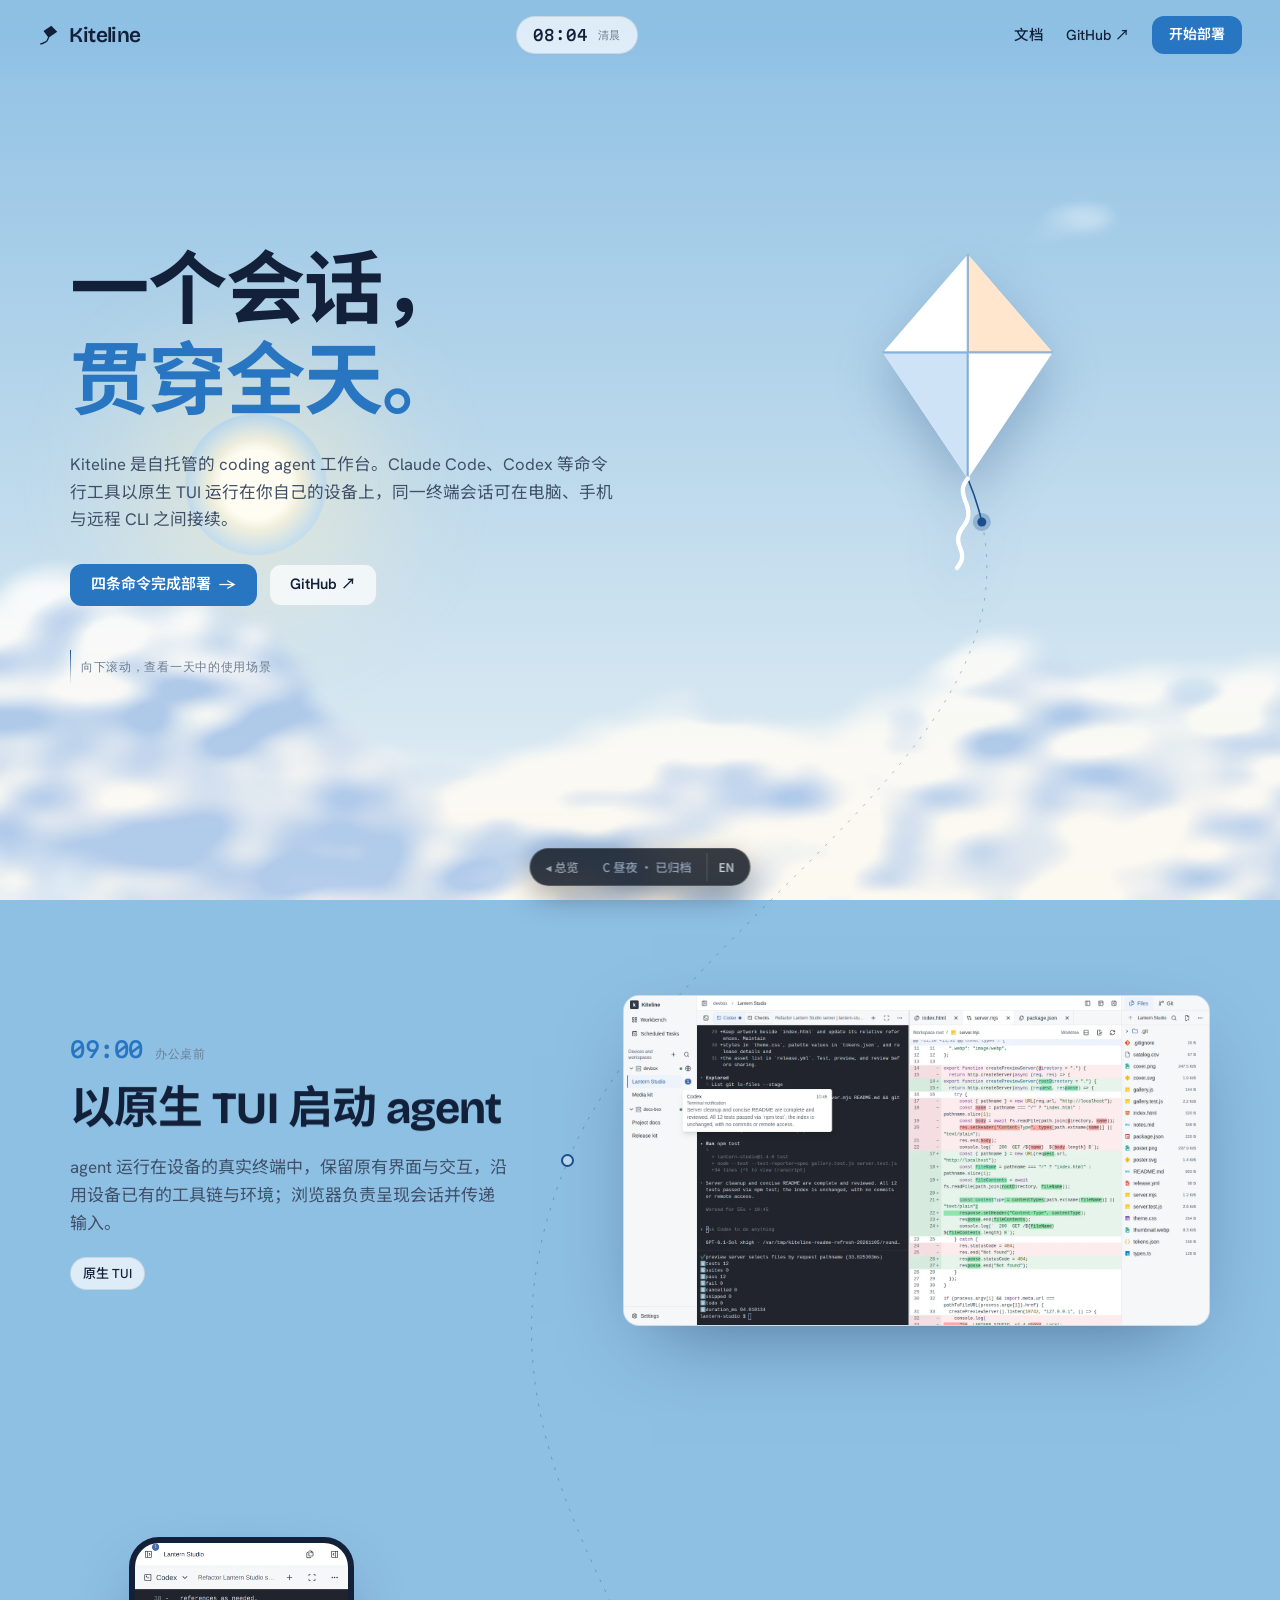
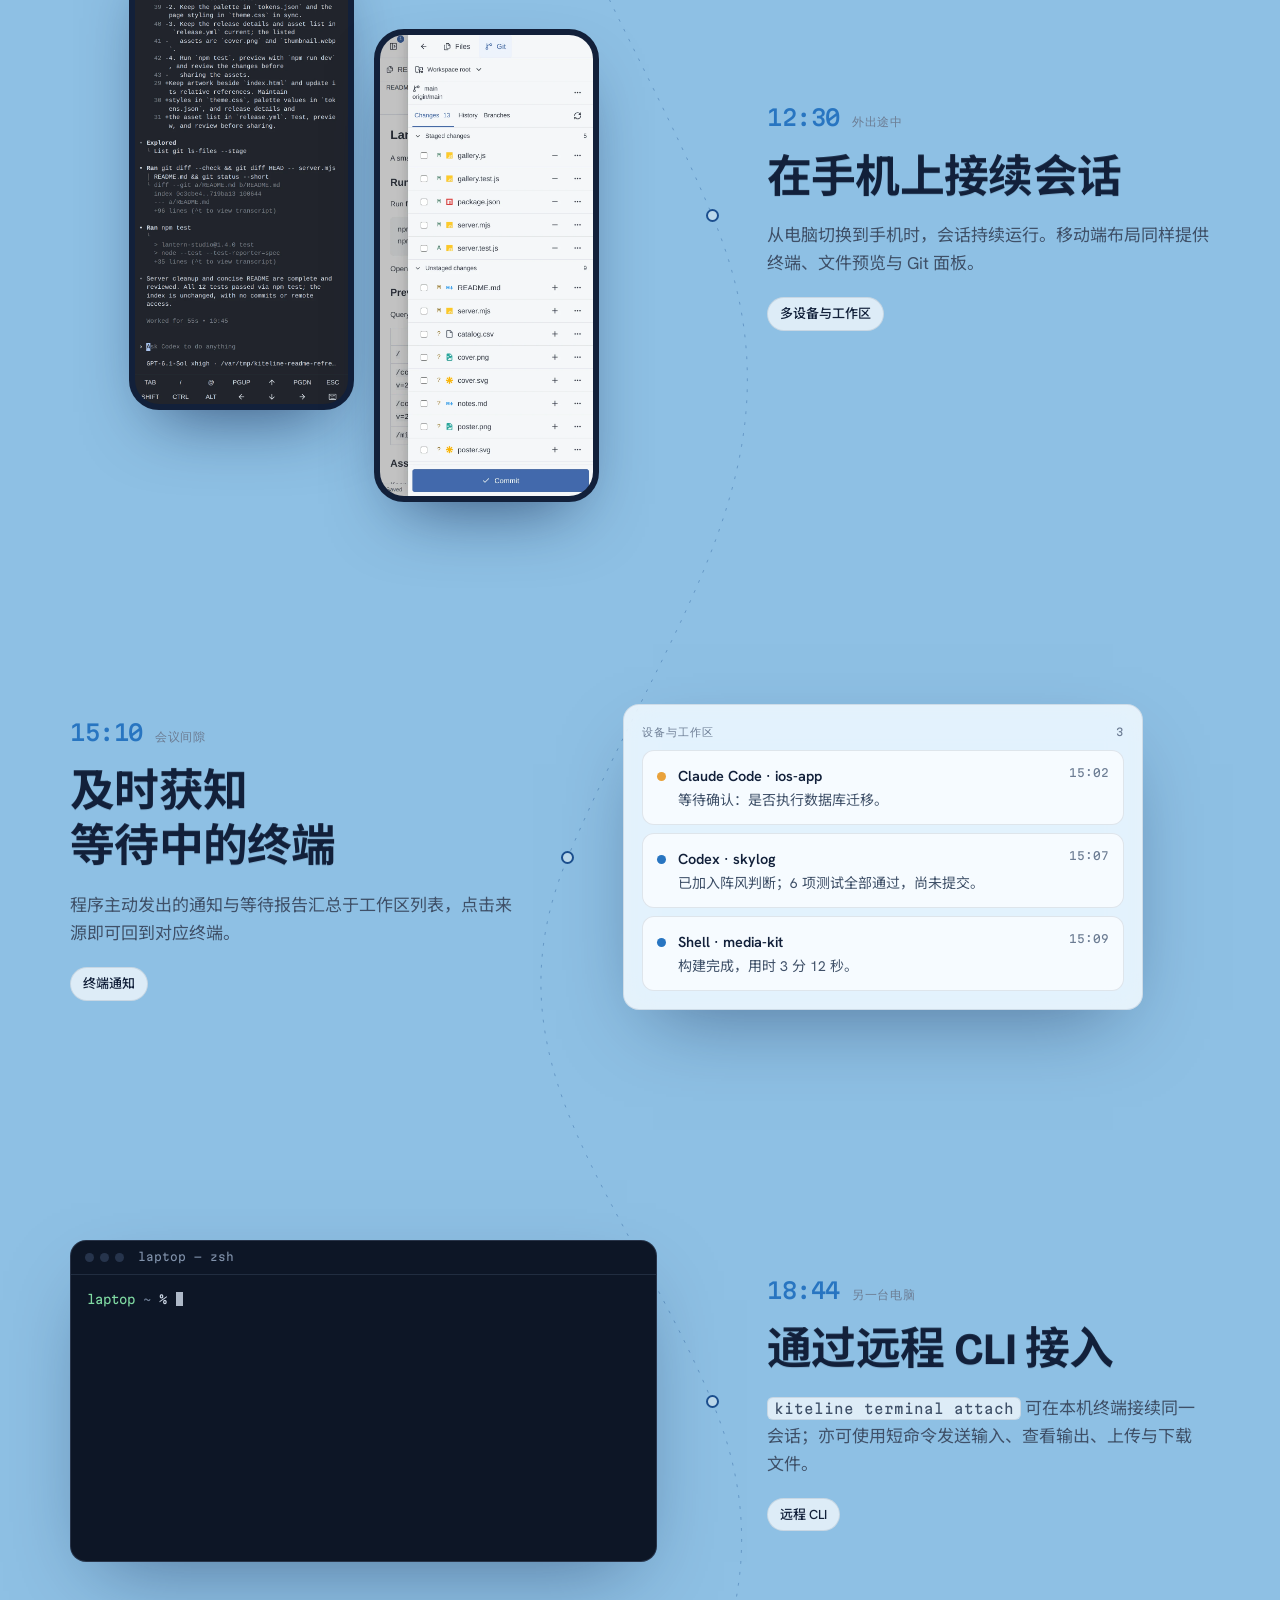
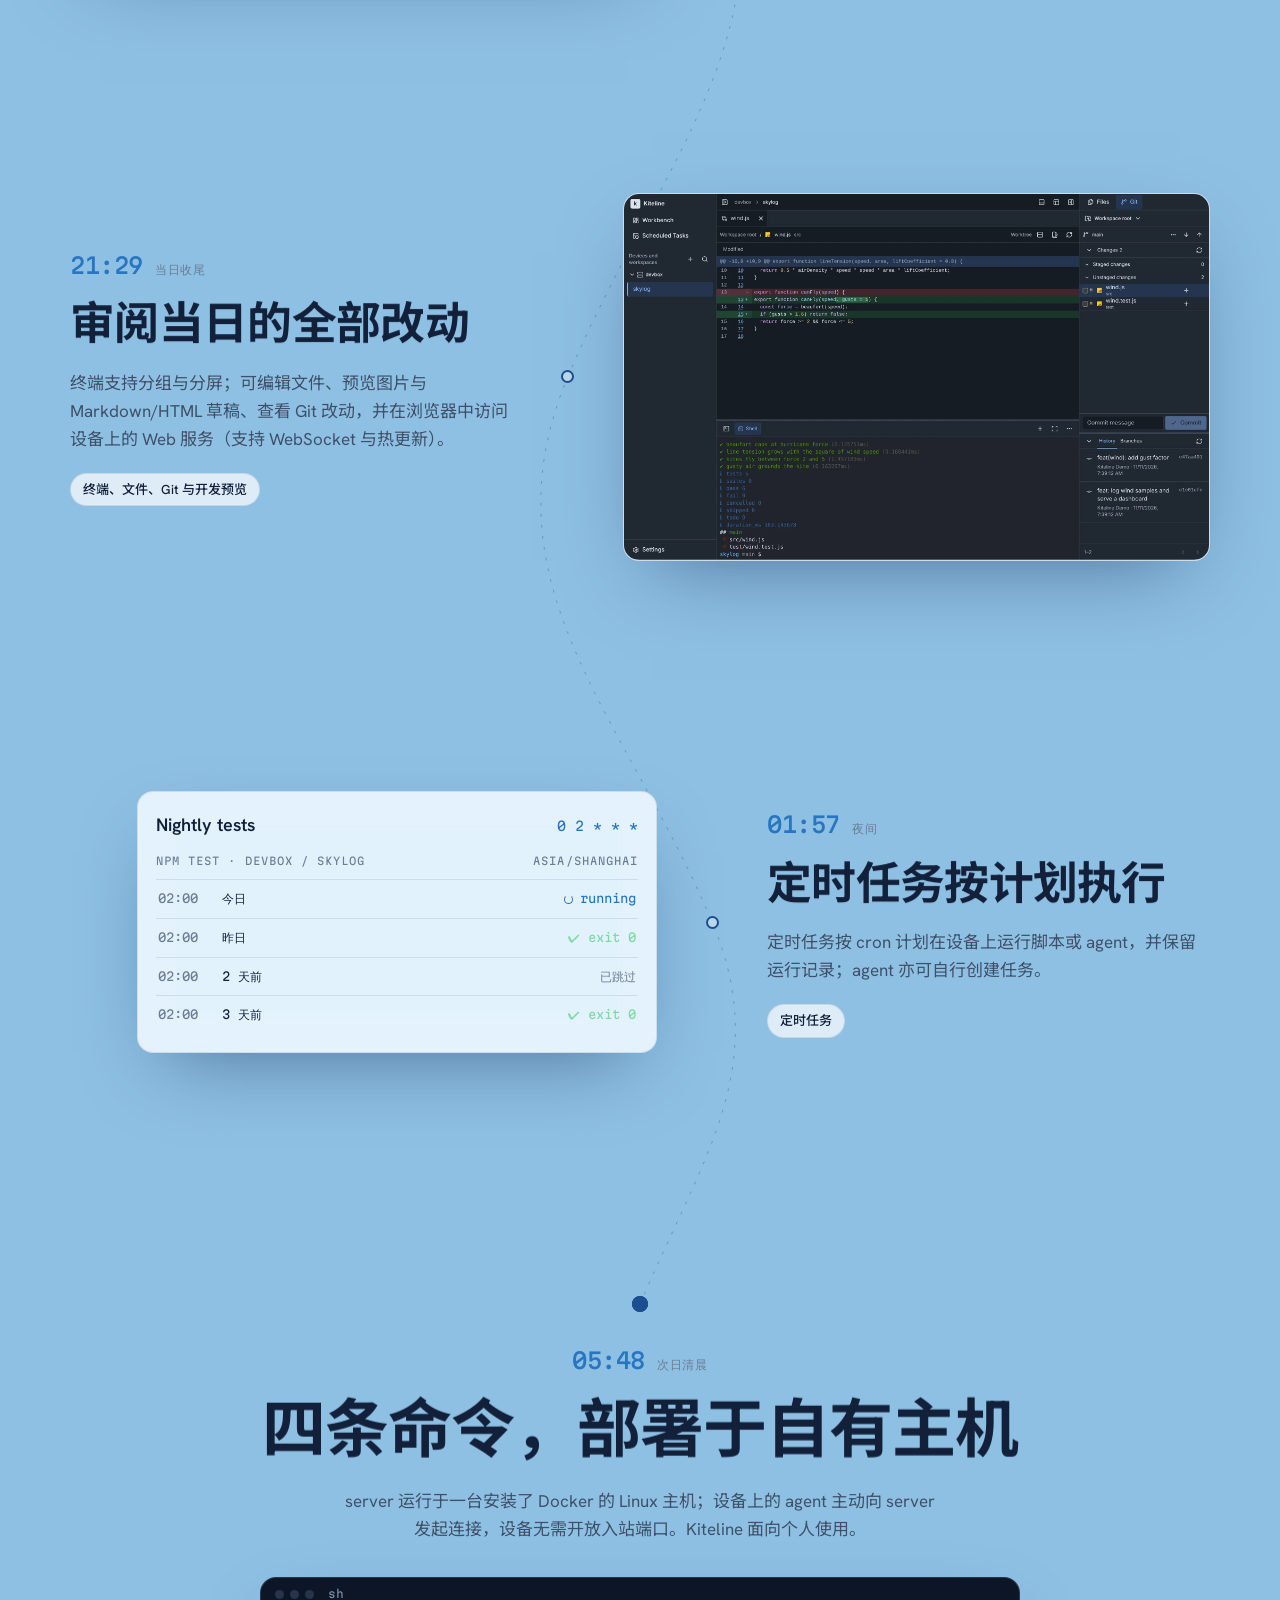
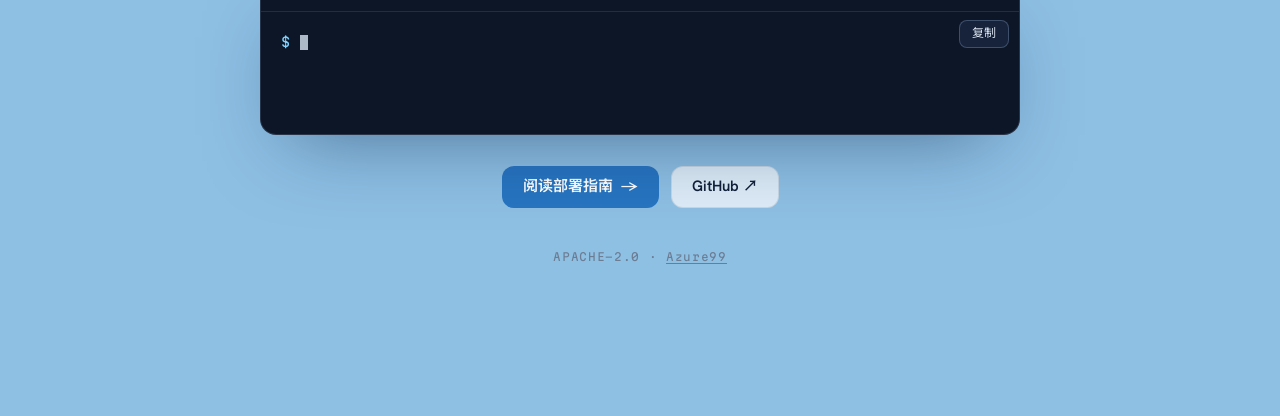
<file: site/prototypes/c-day.html>
<!doctype html>
<html lang="zh-CN" data-lang="zh">
  <head>
    <meta charset="utf-8" />
    <meta name="viewport" content="width=device-width, initial-scale=1, viewport-fit=cover" />
    <title>Kiteline · 昼夜</title>
    <link rel="preconnect" href="https://fonts.googleapis.com" />
    <link rel="preconnect" href="https://fonts.gstatic.com" crossorigin />
    <link
      rel="stylesheet"
      href="https://fonts.googleapis.com/css2?family=Bricolage+Grotesque:opsz,wght@12..96,400..700&family=Hanken+Grotesk:wght@400;500;600&family=Martian+Mono:wght@400;500&family=Noto+Sans+SC:wght@400;500;700&display=swap"
    />
    <link rel="stylesheet" href="assets/proto.css" />
    <style>
      /* Layout: one day told top to bottom. Scrolling moves the clock, the sky follows it, and a single
         kite line runs from the kite at the top through every chapter to the deployment commands. */
      :root {
        color-scheme: light;
        --s1: rgb(143, 192, 228); /* sky top; JS drives these three from the clock */
        --s2: rgb(188, 217, 236);
        --s3: rgb(233, 241, 246);
        --ink: #12203a;
        --ink-2: #3f5068;
        --ink-3: #6c7c93;
        --thread: #1c4f8f;
        --card: rgba(255, 255, 255, 0.78);
        --card-line: rgba(18, 32, 58, 0.1);
        --chip: rgba(255, 255, 255, 0.7);
        --accent: #2875c1; /* rainng.com navigation */
        --accent-ink: #fff;
        --term: #0d1626;
        --display:
          "Bricolage Grotesque", "Noto Sans SC", "PingFang SC", "Microsoft YaHei", sans-serif;
        --sans:
          "Hanken Grotesk", "Noto Sans SC", "PingFang SC", "Microsoft YaHei", system-ui, sans-serif;
        --mono: "Martian Mono", ui-monospace, "SFMono-Regular", Consolas, monospace;
        --wrap: 1180px;
        --ease: cubic-bezier(0.2, 0.8, 0.2, 1);
      }
      body[data-phase="night"] {
        --ink: #f1f5fb;
        --ink-2: #b9c6da;
        --ink-3: #8192ab;
        --thread: #cfe6ff;
        --card: rgba(13, 22, 38, 0.72);
        --card-line: rgba(180, 210, 255, 0.16);
        --chip: rgba(13, 22, 38, 0.6);
        --accent: #8ec5ff;
        --accent-ink: #0b1626;
      }
      html {
        background: #8fc0e4;
      }
      body {
        background: var(--s1);
        color: var(--ink);
        font-family: var(--sans);
        font-size: 17px;
        line-height: 1.65;
        overflow-x: hidden;
        transition: color 0.6s;
      }

      /* ---------- the sky ---------- */
      .sky {
        position: fixed;
        inset: 0;
        z-index: 0;
        overflow: hidden;
        background: linear-gradient(180deg, var(--s1) 0%, var(--s2) 52%, var(--s3) 100%);
      }
      .sky canvas {
        position: absolute;
        inset: 0;
        width: 100%;
        height: 100%;
      }
      .glow {
        /* warm light along the horizon at sunset and before dawn */
        position: absolute;
        left: 0;
        bottom: -42vh;
        width: 130vw;
        height: 84vh;
        margin-left: -65vw;
        background: radial-gradient(
          closest-side,
          rgba(255, 176, 120, 0.85),
          rgba(255, 150, 110, 0.3) 55%,
          rgba(255, 150, 110, 0)
        );
        opacity: 0;
        will-change: transform, opacity;
      }
      .orb {
        position: absolute;
        left: 0;
        top: 0;
        width: clamp(90px, 11vw, 150px);
        aspect-ratio: 1;
        margin: calc(clamp(90px, 11vw, 150px) / -2);
        border-radius: 50%;
        will-change: transform, opacity;
      }
      .sun {
        background: radial-gradient(
          circle,
          #fffdf2 0 34%,
          rgba(255, 244, 214, 0.75) 46%,
          rgba(255, 226, 170, 0) 70%
        );
        box-shadow: 0 0 120px 60px rgba(255, 240, 200, 0.45);
      }
      .sun::after {
        /* the disc reddens as it nears the horizon */
        content: "";
        position: absolute;
        inset: 0;
        border-radius: 50%;
        background: radial-gradient(
          circle,
          #ffd9a0 0 34%,
          rgba(255, 170, 110, 0.8) 48%,
          rgba(255, 140, 90, 0) 72%
        );
        box-shadow: 0 0 140px 70px rgba(255, 160, 100, 0.5);
        opacity: var(--warm, 0);
      }
      .moon {
        width: clamp(70px, 8vw, 110px);
        margin: calc(clamp(70px, 8vw, 110px) / -2);
        filter: drop-shadow(0 0 26px rgba(170, 205, 255, 0.55));
      }
      .moon::before {
        /* a crescent: the lit disc with a bite masked out */
        content: "";
        position: absolute;
        inset: 0;
        border-radius: 50%;
        background: radial-gradient(circle at 34% 40%, #fdfefe 0 45%, #d3e2f5 100%);
        -webkit-mask-image: radial-gradient(circle at 70% 36%, transparent 0 49%, #000 50.5%);
        mask-image: radial-gradient(circle at 70% 36%, transparent 0 49%, #000 50.5%);
      }

      /* ---------- top bar ---------- */
      .top {
        position: fixed;
        inset: 0 0 auto;
        z-index: 40;
        display: flex;
        align-items: center;
        justify-content: space-between;
        gap: 16px;
        padding: calc(16px + env(safe-area-inset-top, 0px)) max(20px, 3vw) 0;
      }
      .top::before {
        /* keeps the bar legible while chapters scroll beneath it */
        content: "";
        position: absolute;
        inset: 0 0 -26px;
        z-index: -1;
        background: linear-gradient(180deg, var(--s1) 30%, transparent);
        pointer-events: none;
      }
      .brand {
        display: flex;
        align-items: center;
        gap: 9px;
        font-family: var(--display);
        font-size: 21px;
        font-weight: 600;
        letter-spacing: -0.03em;
      }
      .brand svg {
        width: 22px;
        height: 22px;
        transform-origin: 20% 90%;
        transition: transform 0.6s var(--ease);
      }
      .brand:hover svg {
        transform: rotate(-10deg) translateY(-2px);
      }
      .clock {
        display: flex;
        align-items: center;
        gap: 10px;
        height: 38px;
        padding: 0 16px;
        border: 1px solid var(--card-line);
        border-radius: 999px;
        background: var(--chip);
        -webkit-backdrop-filter: blur(12px);
        backdrop-filter: blur(12px);
        font-family: var(--mono);
        font-size: 13px;
        font-variant-numeric: tabular-nums;
        transition:
          background 0.6s,
          border-color 0.6s;
      }
      .clock b {
        font-weight: 500;
        font-size: 15px;
      }
      .clock span {
        color: var(--ink-3);
        font-size: 11px;
        letter-spacing: 0.08em;
        text-transform: uppercase;
      }
      .top nav {
        display: flex;
        align-items: center;
        gap: 22px;
        font-size: 14.5px;
        font-weight: 500;
      }
      .top nav a:not(.btn) {
        position: relative;
        padding: 4px 0;
      }
      .top nav a:not(.btn)::after {
        content: "";
        position: absolute;
        left: 0;
        right: 0;
        bottom: 0;
        height: 1px;
        background: currentColor;
        transform: scaleX(0);
        transform-origin: right;
        transition: transform 0.45s var(--ease);
      }
      .top nav a:not(.btn):hover::after {
        transform: scaleX(1);
        transform-origin: left;
      }
      .btn {
        display: inline-flex;
        align-items: center;
        gap: 8px;
        height: 42px;
        padding: 0 20px;
        border: 1px solid var(--card-line);
        border-radius: 12px;
        background: var(--chip);
        font-size: 15px;
        font-weight: 600;
        white-space: nowrap;
        cursor: pointer;
        transition:
          transform 0.35s var(--ease),
          background 0.6s,
          color 0.6s,
          border-color 0.6s,
          box-shadow 0.35s;
      }
      .btn:hover {
        transform: translateY(-2px);
        box-shadow: 0 12px 26px -14px rgba(10, 30, 70, 0.6);
      }
      .btn:active {
        transform: translateY(0) scale(0.98);
      }
      .btn .arr {
        display: inline-block;
        transition: transform 0.35s var(--ease);
      }
      .btn:hover .arr {
        transform: translateX(3px);
      }
      .btn.solid {
        border-color: transparent;
        background: var(--accent);
        color: var(--accent-ink);
      }
      .btn.small {
        height: 38px;
        padding: 0 16px;
        font-size: 14px;
      }

      /* ---------- page ---------- */
      main {
        position: relative;
        z-index: 1;
        overflow-x: clip;
      }
      .wrap {
        width: 100%;
        max-width: var(--wrap);
        margin: 0 auto;
        padding-left: max(20px, env(safe-area-inset-left, 0px));
        padding-right: max(20px, env(safe-area-inset-right, 0px));
      }
      .thread {
        position: absolute;
        inset: 0;
        z-index: 0;
        width: 100%;
        height: 100%;
        overflow: visible;
        pointer-events: none;
      }
      .thread path {
        fill: none;
        stroke: var(--thread);
        stroke-linecap: round;
        transition: stroke 0.6s;
      }
      .thread .ghost {
        stroke-width: 1;
        stroke-dasharray: 2 9;
        opacity: 0.35;
      }
      .thread .live {
        stroke-width: 1.6;
      }
      .thread circle {
        fill: var(--thread);
        transition: fill 0.6s;
      }
      #halo {
        opacity: 0.28;
        transform-box: fill-box;
        transform-origin: center;
        animation: breathe 2.4s ease-in-out infinite;
      }
      @keyframes breathe {
        50% {
          transform: scale(1.9);
          opacity: 0.08;
        }
      }
      h1,
      h2 {
        margin: 0;
        font-family: var(--display);
        font-weight: 600;
        letter-spacing: -0.04em;
        text-wrap: balance;
      }
      :lang(zh-CN) h1,
      :lang(zh-CN) h2 {
        font-weight: 700;
        letter-spacing: -0.015em;
      }
      p {
        margin: 0;
        text-wrap: pretty;
      }
      .rise {
        animation: rise 1s var(--ease) both;
        animation-delay: var(--dl, 0s);
      }
      @keyframes rise {
        from {
          opacity: 0;
          transform: translateY(18px);
        }
      }

      /* hero */
      .hero {
        position: relative;
        display: grid;
        grid-template-columns: minmax(0, 1.15fr) minmax(0, 0.85fr);
        align-items: center;
        min-height: min(100svh, 880px);
        padding-block: 130px 80px;
      }
      .hero h1 {
        font-size: clamp(44px, 6.6vw, 92px);
        line-height: 0.98;
      }
      :lang(zh-CN) .hero h1 {
        font-size: clamp(42px, 6.2vw, 88px);
        line-height: 1.14;
      }
      .hero h1 i {
        display: block;
        font-style: normal;
        color: var(--accent);
      }
      .hero p {
        max-width: 33em;
        margin-top: 24px;
        font-size: clamp(16px, 1.3vw, 19px);
        color: var(--ink-2);
      }
      .cta {
        display: flex;
        flex-wrap: wrap;
        gap: 12px;
        margin-top: 30px;
      }
      .hint {
        display: flex;
        align-items: center;
        gap: 10px;
        margin-top: 44px;
        font-family: var(--mono);
        font-size: 11.5px;
        letter-spacing: 0.06em;
        color: var(--ink-3);
      }
      .hint::before {
        content: "";
        width: 1px;
        height: 34px;
        background: linear-gradient(var(--thread), transparent);
        animation: fall 2.2s ease-in-out infinite;
        transform-origin: top;
      }
      @keyframes fall {
        0% {
          transform: scaleY(0);
        }
        60% {
          transform: scaleY(1);
          opacity: 1;
        }
        100% {
          transform: scaleY(1);
          opacity: 0;
        }
      }
      .kite-box {
        position: relative;
        justify-self: center;
        width: clamp(120px, 17vw, 230px);
        margin-top: -12vh;
        animation: launch 2.2s var(--ease) both 0.2s;
      }
      @keyframes launch {
        from {
          opacity: 0;
          transform: translate(-70px, 150px) scale(0.6);
        }
      }
      .kite-lean {
        /* pointer parallax; kept apart from the sway so the two do not fight */
        will-change: transform;
      }
      .kite {
        display: block;
        width: 100%;
        height: auto;
        overflow: visible;
        transform-origin: 50% 71%;
        animation: sway 6.5s ease-in-out infinite;
        filter: drop-shadow(0 22px 26px rgba(20, 60, 120, 0.28));
      }
      @keyframes sway {
        0%,
        100% {
          transform: rotate(13deg);
        }
        50% {
          transform: rotate(23deg);
        }
      }
      .kite .tail {
        stroke-dasharray: 6 0;
        animation: flutter 1.8s ease-in-out infinite alternate;
        transform-origin: 100px 212px;
      }
      @keyframes flutter {
        to {
          transform: rotate(-9deg) scaleY(1.05);
        }
      }
      #knot {
        position: absolute;
        left: 50%;
        top: 71%;
        width: 1px;
        height: 1px;
      }

      /* chapters */
      .ch {
        position: relative;
        display: grid;
        grid-template-columns: minmax(0, 0.86fr) 110px minmax(0, 1.14fr);
        align-items: center;
        padding-block: clamp(56px, 9vw, 120px);
      }
      .ch-copy {
        grid-column: 1;
        grid-row: 1;
      }
      .ch-vis {
        grid-column: 3;
        grid-row: 1;
        min-width: 0;
      }
      .ch.alt {
        grid-template-columns: minmax(0, 1.14fr) 110px minmax(0, 0.86fr);
      }
      .ch.alt .ch-copy {
        grid-column: 3;
      }
      .ch.alt .ch-vis {
        grid-column: 1;
      }
      .dot {
        grid-column: 2;
        grid-row: 1;
        justify-self: center;
        width: 13px;
        height: 13px;
        border: 2px solid var(--thread);
        border-radius: 50%;
        background: var(--s2);
        transition:
          border-color 0.6s,
          box-shadow 0.5s,
          transform 0.5s var(--ease);
      }
      .ch.lit .dot {
        box-shadow: 0 0 0 7px color-mix(in srgb, var(--thread) 18%, transparent);
        transform: scale(1.15);
      }
      .when {
        display: flex;
        align-items: baseline;
        gap: 12px;
        font-family: var(--mono);
        font-size: 12px;
        letter-spacing: 0.06em;
        color: var(--ink-3);
      }
      .when b {
        font-size: 22px;
        font-weight: 500;
        letter-spacing: -0.02em;
        color: var(--accent);
        font-variant-numeric: tabular-nums;
        transition: color 0.6s;
      }
      .ch h2 {
        margin-top: 14px;
        font-size: clamp(30px, 3.5vw, 48px);
        line-height: 1.06;
      }
      :lang(zh-CN) .ch h2 {
        line-height: 1.24;
      }
      .ch-copy p {
        max-width: 28em;
        margin-top: 16px;
        color: var(--ink-2);
        transition: color 0.6s;
      }
      .ch-copy code {
        padding: 2px 6px;
        border: 1px solid var(--card-line);
        border-radius: 6px;
        background: var(--chip);
        font-family: var(--mono);
        font-size: 0.8em;
      }
      .tag {
        display: inline-block;
        margin-top: 20px;
        padding: 5px 12px;
        border: 1px solid var(--card-line);
        border-radius: 999px;
        background: var(--chip);
        font-size: 13px;
        font-weight: 500;
        transition:
          background 0.6s,
          border-color 0.6s;
      }
      /* a chapter arrives in order: time, headline (split), text, then the visual from its own side */
      .when,
      .ch-copy p,
      .tag {
        opacity: 0;
        transform: translateY(16px);
        transition:
          opacity 0.9s var(--ease),
          transform 0.9s var(--ease),
          color 0.6s,
          background 0.6s,
          border-color 0.6s;
      }
      .ch-copy p {
        transition-delay: 0.25s;
      }
      .tag {
        transition-delay: 0.38s;
      }
      .ch-vis {
        opacity: 0;
        transform: translateX(46px) rotate(1.2deg);
        transition:
          opacity 1s var(--ease),
          transform 1.3s var(--ease);
        transition-delay: 0.12s;
      }
      .ch.alt .ch-vis {
        transform: translateX(-46px) rotate(-1.2deg);
      }
      .in .when,
      .in .ch-copy p,
      .in .tag,
      .ch.in .ch-vis {
        opacity: 1;
        transform: none;
      }
      .in .sw > span {
        transform: none;
      }

      .card {
        overflow: hidden;
        border: 1px solid var(--card-line);
        border-radius: 16px;
        background: var(--card);
        -webkit-backdrop-filter: blur(16px) saturate(140%);
        backdrop-filter: blur(16px) saturate(140%);
        box-shadow: 0 30px 80px -30px rgba(10, 30, 70, 0.5);
        transition:
          background 0.6s,
          border-color 0.6s;
        will-change: transform;
      }
      .card img {
        width: 100%;
        height: auto;
      }
      .wipe {
        /* the frame appears first, then the screenshot is drawn down into it */
        clip-path: inset(0 0 100% 0);
        transition: clip-path 1.3s var(--ease) 0.35s;
      }
      .ch.in .wipe {
        clip-path: inset(0 0 0 0);
      }
      .pad {
        padding: 18px;
      }
      .label {
        display: flex;
        justify-content: space-between;
        margin-bottom: 10px;
        font-family: var(--mono);
        font-size: 10.5px;
        letter-spacing: 0.1em;
        text-transform: uppercase;
        color: var(--ink-3);
      }
      .duo-phones {
        display: grid;
        grid-template-columns: repeat(2, minmax(0, 1fr));
        gap: 20px;
        max-width: 470px;
        margin: 0 auto;
      }
      .par {
        will-change: transform;
      }
      .par:last-child {
        margin-top: 44px;
      }
      .ph {
        overflow: hidden;
        border: 6px solid #12203a;
        border-radius: 30px;
        background: #12203a;
        box-shadow: 0 30px 70px -28px rgba(10, 30, 70, 0.7);
        opacity: 0;
        transform: translateY(50px);
        transition:
          opacity 1s var(--ease),
          transform 1.2s var(--ease);
        transition-delay: calc(var(--n) * 0.18s + 0.2s);
      }
      .ch.in .ph {
        opacity: 1;
        transform: none;
      }
      .ph img {
        width: 100%;
        height: auto;
      }
      .note {
        display: grid;
        grid-template-columns: auto minmax(0, 1fr) auto;
        gap: 2px 12px;
        padding: 13px 14px;
        border: 1px solid var(--card-line);
        border-radius: 12px;
        background: var(--chip);
        font-size: 14.5px;
        opacity: 0;
        transform: translateY(-10px) scale(0.98);
        transition:
          opacity 0.6s,
          transform 0.7s cubic-bezier(0.2, 1.2, 0.3, 1),
          background 0.6s;
        transition-delay: calc(var(--n) * 0.45s + 0.5s);
      }
      .note + .note {
        margin-top: 8px;
      }
      .ch.in .note {
        opacity: 1;
        transform: none;
      }
      .note i {
        grid-row: span 2;
        width: 9px;
        height: 9px;
        margin-top: 8px;
        border-radius: 50%;
        background: var(--accent);
      }
      .note i.w {
        background: #e9a23b;
        animation: ask 1.8s ease-out infinite;
      }
      @keyframes ask {
        0% {
          box-shadow: 0 0 0 0 rgba(233, 162, 59, 0.6);
        }
        100% {
          box-shadow: 0 0 0 9px rgba(233, 162, 59, 0);
        }
      }
      .note b {
        font-weight: 600;
      }
      .note time {
        font-family: var(--mono);
        font-size: 11px;
        color: var(--ink-3);
      }
      .note p {
        grid-column: 2 / -1;
        font-size: 14px;
        color: var(--ink-2);
        line-height: 1.5;
      }
      .term {
        background: var(--term);
        border-color: rgba(180, 210, 255, 0.16);
      }
      .term-bar {
        display: flex;
        align-items: center;
        gap: 6px;
        height: 34px;
        padding: 0 14px;
        border-bottom: 1px solid rgba(180, 210, 255, 0.12);
        font-family: var(--mono);
        font-size: 11px;
        color: #8192ab;
      }
      .term-bar i {
        width: 9px;
        height: 9px;
        border-radius: 50%;
        background: #26344c;
      }
      .term-bar span {
        margin-left: 8px;
      }
      pre.t {
        height: 286px;
        margin: 0;
        padding: 14px 16px;
        overflow: hidden;
        font-family: var(--mono);
        font-size: 12px;
        line-height: 1.75;
        color: #cbd6e4;
        white-space: pre-wrap;
        word-break: break-all;
      }
      .t .p {
        color: #7fd3ff;
      }
      .t .m {
        color: #6c7c93;
      }
      .t .ok {
        color: #7fd9a2;
      }
      .t .in {
        color: #b9d9eb;
      }
      .runlog {
        font-family: var(--mono);
        font-size: 12px;
      }
      .runlog div {
        display: grid;
        grid-template-columns: 52px minmax(0, 1fr) auto;
        gap: 12px;
        padding: 9px 2px;
        border-top: 1px solid var(--card-line);
        opacity: 0;
        transform: translateX(-10px);
        transition:
          opacity 0.6s,
          transform 0.6s var(--ease);
        transition-delay: calc(var(--n) * 0.3s + 0.5s);
      }
      .ch.in .runlog div {
        opacity: 1;
        transform: none;
      }
      .runlog time {
        color: var(--ink-3);
      }
      .runlog em {
        font-style: normal;
        color: #7fd9a2;
      }
      .runlog em.skip {
        color: var(--ink-3);
      }
      .runlog em.busy {
        color: var(--accent);
      }
      .runlog em.busy::before {
        content: "";
        display: inline-block;
        width: 9px;
        height: 9px;
        margin-right: 7px;
        border: 1.5px solid currentColor;
        border-top-color: transparent;
        border-radius: 50%;
        vertical-align: -1px;
        animation: spin 0.9s linear infinite;
      }
      @keyframes spin {
        to {
          transform: rotate(360deg);
        }
      }
      .task-h {
        display: flex;
        align-items: baseline;
        justify-content: space-between;
        gap: 12px;
        margin-bottom: 12px;
      }
      .task-h b {
        font-size: 18px;
        font-weight: 600;
      }
      .task-h code {
        font-family: var(--mono);
        font-size: 13px;
        color: var(--accent);
      }

      /* the end of the line */
      .end {
        position: relative;
        padding-block: clamp(70px, 10vw, 140px) 150px;
        text-align: center;
      }
      .hand {
        position: relative;
        width: 16px;
        height: 16px;
        margin: 0 auto 30px;
        border-radius: 50%;
        background: var(--thread);
        transition: background 0.6s;
      }
      .hand::before,
      .hand::after {
        content: "";
        position: absolute;
        inset: 0;
        border: 1px solid var(--thread);
        border-radius: 50%;
        animation: ripple 3s ease-out infinite;
      }
      .hand::after {
        animation-delay: 1.5s;
      }
      @keyframes ripple {
        from {
          transform: scale(1);
          opacity: 0.7;
        }
        to {
          transform: scale(4.2);
          opacity: 0;
        }
      }
      .end .when {
        justify-content: center;
      }
      .end h2 {
        margin-top: 14px;
        font-size: clamp(34px, 5vw, 68px);
        line-height: 1.04;
      }
      :lang(zh-CN) .end h2 {
        line-height: 1.2;
      }
      .end .lead {
        max-width: 35em;
        margin: 18px auto 0;
        color: var(--ink-2);
      }
      .end code {
        font-family: var(--mono);
        font-size: 0.85em;
      }
      .end .lead,
      .end .quick,
      .end .cta,
      .end .fine {
        opacity: 0;
        transform: translateY(18px);
        transition:
          opacity 1s var(--ease),
          transform 1s var(--ease);
      }
      .end .lead {
        transition-delay: 0.3s;
      }
      .end .quick {
        transition-delay: 0.42s;
      }
      .end .cta {
        transition-delay: 0.54s;
      }
      .end .fine {
        transition-delay: 0.66s;
      }
      .end.in .lead,
      .end.in .quick,
      .end.in .cta,
      .end.in .fine {
        opacity: 1;
        transform: none;
      }
      .quick {
        position: relative;
        max-width: 760px;
        margin: 34px auto 0;
        text-align: left;
      }
      .quick pre.t {
        height: auto;
        min-height: 9.4em;
        padding: 18px 20px;
        overflow-x: auto;
        font-size: 13px;
        line-height: 1.9;
        white-space: pre;
        word-break: normal;
      }
      .quick button {
        position: absolute;
        top: 42px;
        right: 10px;
        height: 28px;
        padding: 0 12px;
        border: 1px solid rgba(180, 210, 255, 0.25);
        border-radius: 8px;
        background: #16233a;
        color: #d7e1ee;
        font-size: 12px;
        cursor: pointer;
        transition: background 0.3s;
      }
      .quick button:hover {
        background: #213251;
      }
      .end .cta {
        justify-content: center;
      }
      .fine {
        margin-top: 40px;
        font-family: var(--mono);
        font-size: 11px;
        letter-spacing: 0.06em;
        color: var(--ink-3);
      }
      .fine a {
        border-bottom: 1px solid currentColor;
      }

      @media (max-width: 880px) {
        .top nav a:not(.btn) {
          display: none;
        }
        .clock span {
          display: none;
        }
        .hero {
          grid-template-columns: minmax(0, 1fr);
          padding-block: 120px 60px;
        }
        .kite-box {
          position: absolute;
          right: 4%;
          top: 96px;
          width: 96px;
          margin: 0;
        }
        .hero h1 {
          margin-top: 120px;
        }
        .ch,
        .ch.alt {
          grid-template-columns: 26px minmax(0, 1fr);
          gap: 26px 0;
          align-items: start;
        }
        .ch .dot {
          grid-column: 1;
          grid-row: 1;
          justify-self: start;
          margin-top: 8px;
        }
        .ch .ch-copy,
        .ch.alt .ch-copy {
          grid-column: 2;
          grid-row: 1;
        }
        .ch .ch-vis,
        .ch.alt .ch-vis {
          grid-column: 2;
          grid-row: 2;
          transform: translateY(30px);
        }
        .ch.in .ch-vis {
          transform: none;
        }
        pre.t {
          height: 240px;
          font-size: 10.5px;
        }
        .quick pre.t {
          font-size: 11px;
        }
      }
      @media (prefers-reduced-motion: reduce) {
        .kite,
        .kite .tail,
        .kite-box,
        .rise,
        .hint::before,
        #halo,
        .hand::before,
        .hand::after,
        .note i.w {
          animation: none;
        }
        .ch-vis,
        .when,
        .ch-copy p,
        .tag,
        .note,
        .ph,
        .runlog div,
        .end .lead,
        .end .quick,
        .end .cta,
        .end .fine {
          opacity: 1;
          transform: none;
          transition: none;
        }
        .wipe {
          clip-path: none;
          transition: none;
        }
      }
    </style>
  </head>
  <body data-proto="c" data-phase="day">
    <div class="sky" aria-hidden="true">
      <canvas id="stars"></canvas>
      <div class="glow" id="glow"></div>
      <div class="orb sun" id="sun"></div>
      <div class="orb moon" id="moon"></div>
      <canvas id="clouds"></canvas>
    </div>

    <header class="top">
      <a class="brand" href="#top" aria-label="Kiteline">
        <svg viewBox="0 0 24 24" fill="none" aria-hidden="true">
          <path d="M14.5 2 21 8.5 11.5 15 6 7.5Z" fill="currentColor" />
          <path
            d="M11.5 15c-1.6 1.7-.4 3.300-2.700 4.200S6 21.300 3 21.800"
            stroke="currentColor"
            stroke-width="1.4"
            stroke-linecap="round"
          />
        </svg>
        Kiteline
      </a>
      <div class="clock" aria-hidden="true">
        <b id="clock">08:00</b><span id="clockLabel">清晨</span>
      </div>
      <nav>
        <a href="https://github.com/Azure99/kiteline/blob/main/docs/guide/usage.md" data-en="Docs"
          >文档</a
        >
        <a href="https://github.com/Azure99/kiteline">GitHub ↗</a>
        <a class="btn solid small" href="#start" data-en="Get started">开始部署</a>
      </nav>
    </header>

    <main id="top">
      <svg class="thread" id="thread" aria-hidden="true">
        <path class="ghost" id="ghost" />
        <path class="live" id="live" />
        <circle id="halo" r="9" />
        <circle id="bead" r="4.5" />
      </svg>

      <div class="wrap">
        <section class="hero">
          <div>
            <h1 class="sp" id="heroTitle" data-en="One session, <i>through the whole day.</i>">
              一个会话，<i>贯穿全天。</i>
            </h1>
            <p
              class="rise"
              style="--dl: 0.8s"
              data-en="Kiteline is a self-hosted workbench for coding agents. Claude Code, Codex and other command-line tools run as native TUIs on devices you own, and the same terminal session continues across a computer, a phone and a remote CLI."
            >
              Kiteline 是自托管的 coding agent 工作台。Claude Code、Codex 等命令行工具以原生 TUI
              运行在你自己的设备上，同一终端会话可在电脑、手机与远程 CLI 之间接续。
            </p>
            <div class="cta rise" style="--dl: 1s">
              <a class="btn solid" href="#start"
                ><span data-en="Deploy in four commands">四条命令完成部署</span>
                <span class="arr">→</span></a
              >
              <a class="btn" href="https://github.com/Azure99/kiteline">GitHub ↗</a>
            </div>
            <div class="hint rise" style="--dl: 1.3s" data-en="SCROLL TO FOLLOW A DAY OF USE">
              向下滚动，查看一天中的使用场景
            </div>
          </div>
          <div class="kite-box" aria-hidden="true">
            <div class="kite-lean" id="kiteLean">
              <svg class="kite" viewBox="0 0 200 300" fill="none">
                <path d="M100 6 178 96 100 212 22 96Z" fill="#fff" />
                <path d="M100 6 178 96H100Z" fill="#ffe6cc" />
                <path d="M100 96v116L22 96Z" fill="#cfe3f6" />
                <path
                  d="M100 6v206M22 96h156"
                  stroke="#2875c1"
                  stroke-opacity=".5"
                  stroke-width="2"
                />
                <path
                  class="tail"
                  d="M100 212c-14 16 10 26-4 44s8 22-6 38"
                  stroke="#fff"
                  stroke-width="4"
                  stroke-linecap="round"
                />
              </svg>
            </div>
            <span id="knot"></span>
          </div>
        </section>

        <section class="ch" data-min="540">
          <div class="ch-copy">
            <div class="when"><b>09:00</b><span data-en="AT THE DESK">办公桌前</span></div>
            <h2 class="sp" data-en="Start agents in their native TUI">
              <span class="nb">以原生 TUI</span> <span class="nb">启动 agent</span>
            </h2>
            <p
              data-en="Agents run in a real terminal on the device, keeping their own interface and interaction and using the toolchain and environment already in place. The browser presents the session and relays your input."
            >
              agent
              运行在设备的真实终端中，保留原有界面与交互，沿用设备已有的工具链与环境；浏览器负责呈现会话并传递输入。
            </p>
            <span class="tag" data-en="Native TUI">原生 TUI</span>
          </div>
          <div class="dot"></div>
          <div class="ch-vis">
            <div class="card shot">
              <div class="wipe">
                <img
                  src="assets/readme-desktop.webp"
                  width="1600"
                  height="900"
                  alt="Kiteline 工作台：Codex 原生 TUI、Git diff 与文件树"
                />
              </div>
            </div>
          </div>
        </section>

        <section class="ch alt" data-min="750">
          <div class="ch-copy">
            <div class="when"><b>12:30</b><span data-en="AWAY FROM THE DESK">外出途中</span></div>
            <h2 class="sp" data-en="Continue the session on your phone">
              <span class="nb">在手机上</span><span class="nb">接续会话</span>
            </h2>
            <p
              data-en="When you move from a computer to a phone, the session keeps running. The mobile layout provides the terminal, file previews and the Git panel."
            >
              从电脑切换到手机时，会话持续运行。移动端布局同样提供终端、文件预览与 Git 面板。
            </p>
            <span class="tag" data-en="Devices and workspaces">多设备与工作区</span>
          </div>
          <div class="dot"></div>
          <div class="ch-vis">
            <div class="duo-phones" id="phones">
              <div class="par">
                <div class="ph" style="--n: 0">
                  <img
                    src="assets/readme-mobile-terminal.webp"
                    width="828"
                    height="1792"
                    loading="lazy"
                    alt="手机端接续同一 Codex 会话"
                  />
                </div>
              </div>
              <div class="par">
                <div class="ph" style="--n: 1">
                  <img
                    src="assets/readme-mobile-git.webp"
                    width="828"
                    height="1792"
                    loading="lazy"
                    alt="手机端 Git 面板"
                  />
                </div>
              </div>
            </div>
          </div>
        </section>

        <section class="ch" data-min="910">
          <div class="ch-copy">
            <div class="when"><b>15:10</b><span data-en="BETWEEN MEETINGS">会议间隙</span></div>
            <h2 class="sp" data-en="Know when a terminal is waiting">
              <span class="nb">及时获知</span><span class="nb">等待中的终端</span>
            </h2>
            <p
              data-en="Notifications and waiting reports issued by programs appear in the workspace list. Select the source to return to its terminal."
            >
              程序主动发出的通知与等待报告汇总于工作区列表，点击来源即可回到对应终端。
            </p>
            <span class="tag" data-en="Terminal notifications">终端通知</span>
          </div>
          <div class="dot"></div>
          <div class="ch-vis">
            <div class="card pad" style="max-width: 520px">
              <div class="label">
                <span data-en="Devices and workspaces">设备与工作区</span><span>3</span>
              </div>
              <div class="note" style="--n: 0">
                <i class="w"></i><b>Claude Code · ios-app</b><time>15:02</time>
                <p data-en="Awaiting confirmation to run the database migration.">
                  等待确认：是否执行数据库迁移。
                </p>
              </div>
              <div class="note" style="--n: 1">
                <i></i><b>Codex · skylog</b><time>15:07</time>
                <p data-en="Gust handling added. All 6 tests pass; nothing committed yet.">
                  已加入阵风判断；6 项测试全部通过，尚未提交。
                </p>
              </div>
              <div class="note" style="--n: 2">
                <i></i><b>Shell · media-kit</b><time>15:09</time>
                <p data-en="Build completed in 3 min 12 s.">构建完成，用时 3 分 12 秒。</p>
              </div>
            </div>
          </div>
        </section>

        <section class="ch alt" data-min="1125">
          <div class="ch-copy">
            <div class="when">
              <b>18:45</b><span data-en="ON ANOTHER COMPUTER">另一台电脑</span>
            </div>
            <h2 class="sp" data-en="Attach through the remote CLI">
              <span class="nb">通过远程 CLI</span> <span class="nb">接入</span>
            </h2>
            <p
              data-en="<code>kiteline terminal attach</code> continues the same session from a local terminal. Short commands send input, read output and transfer files."
            >
              <code>kiteline terminal attach</code>
              可在本机终端接续同一会话；亦可使用短命令发送输入、查看输出、上传与下载文件。
            </p>
            <span class="tag" data-en="Remote CLI">远程 CLI</span>
          </div>
          <div class="dot"></div>
          <div class="ch-vis">
            <div class="card term" aria-hidden="true">
              <div class="term-bar"><i></i><i></i><i></i><span>laptop — zsh</span></div>
              <pre class="t" id="cliTerm" data-rows="13"></pre>
            </div>
          </div>
        </section>

        <section class="ch" data-min="1290">
          <div class="ch-copy">
            <div class="when"><b>21:30</b><span data-en="END OF THE DAY">当日收尾</span></div>
            <h2 class="sp" data-en="Review the day's changes">
              <span class="nb">审阅当日的</span><span class="nb">全部改动</span>
            </h2>
            <p
              data-en="Group and split terminals, edit files, preview images and Markdown or HTML drafts, and review Git changes. Web services running on a device can be opened in the browser, with WebSocket and hot reload supported."
            >
              终端支持分组与分屏；可编辑文件、预览图片与 Markdown/HTML 草稿、查看 Git
              改动，并在浏览器中访问设备上的 Web 服务（支持 WebSocket 与热更新）。
            </p>
            <span class="tag" data-en="Terminal, files, Git and preview"
              >终端、文件、Git 与开发预览</span
            >
          </div>
          <div class="dot"></div>
          <div class="ch-vis">
            <div class="card shot">
              <div class="wipe">
                <img
                  src="assets/desk-dark.webp"
                  width="2200"
                  height="1375"
                  loading="lazy"
                  alt="Kiteline 深色界面：wind.js 的 diff、通过测试的终端与 Git 面板"
                />
              </div>
            </div>
          </div>
        </section>

        <section class="ch alt" data-min="1560">
          <div class="ch-copy">
            <div class="when"><b>02:00</b><span data-en="OVERNIGHT">夜间</span></div>
            <h2 class="sp" data-en="Scheduled tasks run as planned">
              <span class="nb">定时任务</span><span class="nb">按计划执行</span>
            </h2>
            <p
              data-en="Scheduled tasks run scripts or agents on the device according to a cron schedule, with run history retained. Agents can also create tasks themselves."
            >
              定时任务按 cron 计划在设备上运行脚本或 agent，并保留运行记录；agent 亦可自行创建任务。
            </p>
            <span class="tag" data-en="Scheduled tasks">定时任务</span>
          </div>
          <div class="dot"></div>
          <div class="ch-vis">
            <div class="card pad" style="max-width: 520px; margin-left: auto">
              <div class="task-h"><b>Nightly tests</b><code>0 2 * * *</code></div>
              <div class="label">
                <span>npm test · devbox / skylog</span><span>Asia/Shanghai</span>
              </div>
              <div class="runlog">
                <div style="--n: 0">
                  <time>02:00</time><span data-en="Today">今日</span
                  ><em class="busy" id="running">running</em>
                </div>
                <div style="--n: 1">
                  <time>02:00</time><span data-en="Yesterday">昨日</span><em>✔ exit 0</em>
                </div>
                <div style="--n: 2">
                  <time>02:00</time><span data-en="2 days ago">2 天前</span
                  ><em class="skip" data-en="skipped">已跳过</em>
                </div>
                <div style="--n: 3">
                  <time>02:00</time><span data-en="3 days ago">3 天前</span><em>✔ exit 0</em>
                </div>
              </div>
            </div>
          </div>
        </section>
      </div>

      <section class="end" id="start" data-min="1800">
        <div class="wrap">
          <div class="hand" id="hand"></div>
          <div class="when"><b>06:00</b><span data-en="THE NEXT MORNING">次日清晨</span></div>
          <h2 class="sp" data-en="Four commands, on a host you own">
            <span class="nb">四条命令，</span><span class="nb">部署于自有主机</span>
          </h2>
          <p
            class="lead"
            data-en="The server runs on a single Linux host with Docker. Agents on your devices open outbound connections to it, so the devices need no inbound ports. Kiteline is designed for personal use."
          >
            server 运行于一台安装了 Docker 的 Linux 主机；设备上的 agent 主动向 server
            发起连接，设备无需开放入站端口。Kiteline 面向个人使用。
          </p>
          <div class="card term quick">
            <div class="term-bar"><i></i><i></i><i></i><span>sh</span></div>
            <pre class="t" id="quick"><span class="p">$</span> mkdir kiteline && cd kiteline
<span class="p">$</span> curl -fsSLO https://github.com/Azure99/kiteline/releases/latest/download/compose.yaml
<span class="p">$</span> docker compose up -d
<span class="p">$</span> docker compose logs server</pre>
            <button type="button" data-copy="#quickRaw">
              <span data-copy-label data-en="Copy">复制</span>
            </button>
            <pre id="quickRaw" hidden>
mkdir kiteline && cd kiteline
curl -fsSLO https://github.com/Azure99/kiteline/releases/latest/download/compose.yaml
docker compose up -d
docker compose logs server</pre
            >
          </div>
          <div class="cta">
            <a class="btn solid" href="https://github.com/Azure99/kiteline#开始使用"
              ><span data-en="Read the deployment guide">阅读部署指南</span>
              <span class="arr">→</span></a
            >
            <a class="btn" href="https://github.com/Azure99/kiteline">GitHub ↗</a>
          </div>
          <div class="fine">APACHE-2.0 · <a href="https://www.rainng.com/">Azure99</a></div>
        </div>
      </section>
    </main>

    <script src="assets/proto.js"></script>
    <script>
      (function () {
        "use strict";
        var KL = window.KL;
        var rootStyle = document.documentElement.style;
        var main = document.querySelector("main");
        var chapters = [].slice.call(document.querySelectorAll(".ch"));
        var endSection = document.querySelector(".end");
        var minutesNow = 480;

        /* ---------- sky and cloud colours keyed to minutes since midnight ---------- */
        /* [minutes, sky top, sky middle, sky bottom, cloud lit, cloud lit near horizon, cloud shade, cloud alpha] */
        var KEYS = [
          [
            480,
            [143, 192, 228],
            [188, 217, 236],
            [233, 241, 246],
            [255, 255, 255],
            [255, 250, 240],
            [168, 196, 232],
            0.85,
          ],
          [
            750,
            [104, 172, 228],
            [166, 207, 238],
            [227, 238, 246],
            [255, 255, 255],
            [255, 252, 244],
            [160, 190, 232],
            0.9,
          ],
          [
            960,
            [118, 164, 220],
            [190, 196, 226],
            [246, 222, 200],
            [255, 248, 236],
            [255, 222, 190],
            [166, 166, 212],
            0.85,
          ],
          [
            1110,
            [58, 72, 140],
            [150, 96, 146],
            [214, 112, 104],
            [255, 190, 160],
            [255, 146, 116],
            [108, 82, 140],
            0.7,
          ],
          [
            1200,
            [20, 30, 78],
            [52, 50, 112],
            [120, 70, 110],
            [112, 96, 152],
            [150, 90, 122],
            [38, 38, 84],
            0.55,
          ],
          [
            1320,
            [6, 12, 30],
            [12, 24, 56],
            [22, 48, 96],
            [52, 66, 112],
            [44, 60, 104],
            [14, 22, 48],
            0.5,
          ],
          [
            1620,
            [3, 6, 16],
            [7, 14, 36],
            [14, 32, 72],
            [40, 54, 96],
            [36, 50, 92],
            [10, 16, 38],
            0.45,
          ],
          [
            1800,
            [12, 26, 60],
            [40, 78, 140],
            [128, 136, 190],
            [126, 136, 186],
            [214, 168, 172],
            [30, 44, 86],
            0.55,
          ],
        ];
        var LABELS = [
          [690, "清晨", "morning"],
          [840, "正午", "midday"],
          [1050, "午后", "afternoon"],
          [1200, "傍晚", "evening"],
          [1410, "夜间", "night"],
          [1710, "深夜", "late night"],
          [9999, "拂晓", "before dawn"],
        ];
        function mix3(a, b, k) {
          return [a[0] + (b[0] - a[0]) * k, a[1] + (b[1] - a[1]) * k, a[2] + (b[2] - a[2]) * k];
        }
        function css(c) {
          return "rgb(" + Math.round(c[0]) + "," + Math.round(c[1]) + "," + Math.round(c[2]) + ")";
        }
        function keyAt(minutes) {
          var i = 1;
          while (i < KEYS.length - 1 && minutes > KEYS[i][0]) i++;
          var a = KEYS[i - 1],
            b = KEYS[i];
          return [a, b, KL.clamp((minutes - a[0]) / (b[0] - a[0]), 0, 1)];
        }
        var sun = document.getElementById("sun");
        var moon = document.getElementById("moon");
        var glow = document.getElementById("glow");
        var clock = document.getElementById("clock");
        var clockLabel = document.getElementById("clockLabel");
        var night = 0;
        function pad(n) {
          return ("0" + n).slice(-2);
        }
        function fmt(minutes) {
          var m = ((Math.round(minutes) % 1440) + 1440) % 1440;
          return pad(Math.floor(m / 60)) + ":" + pad(m % 60);
        }
        function setTime(minutes) {
          minutesNow = minutes;
          var key = keyAt(minutes);
          var a = key[0],
            b = key[1],
            k = key[2];
          rootStyle.setProperty("--s1", css(mix3(a[1], b[1], k)));
          rootStyle.setProperty("--s2", css(mix3(a[2], b[2], k)));
          rootStyle.setProperty("--s3", css(mix3(a[3], b[3], k)));
          document.body.setAttribute("data-phase", minutes >= 1085 ? "night" : "day");
          night =
            KL.smooth((minutes - 1090) / 170) * (1 - 0.45 * KL.smooth((minutes - 1680) / 120));

          var w = window.innerWidth,
            h = window.innerHeight;
          /* the sun rises at 06:00 and sets at 19:00; the moon follows */
          var su = (minutes - 360) / 780;
          var sunX = w * (0.06 + 0.88 * su);
          sun.style.opacity = su > 1.02 ? 0 : 1;
          sun.style.transform =
            "translate3d(" +
            sunX.toFixed(1) +
            "px," +
            (h * (0.92 - Math.sin(Math.PI * su) * 0.8)).toFixed(1) +
            "px,0)";
          rootStyle.setProperty("--warm", KL.smooth((su - 0.68) / 0.26).toFixed(3));
          var mu = (minutes - 1120) / 650;
          moon.style.opacity = mu < 0 ? 0 : KL.smooth(mu * 6) * (1 - KL.smooth((mu - 0.92) * 10));
          moon.style.transform =
            "translate3d(" +
            (w * (0.1 + 0.8 * mu)).toFixed(1) +
            "px," +
            (h * (0.9 - Math.sin(Math.PI * KL.clamp(mu, 0, 1)) * 0.72)).toFixed(1) +
            "px,0)";
          /* horizon glow: strongest around sunset, returning faintly before dawn in the east */
          var dusk = KL.smooth((minutes - 930) / 150) * (1 - KL.smooth((minutes - 1130) / 90));
          var dawn = KL.smooth((minutes - 1690) / 110);
          glow.style.opacity = Math.max(dusk * 0.9, dawn * 0.75).toFixed(3);
          glow.style.transform =
            "translate3d(" + (dawn > dusk ? w * 0.12 : sunX).toFixed(1) + "px,0,0)";

          clock.textContent = fmt(minutes);
          for (var l = 0; l < LABELS.length; l++) {
            if (minutes < LABELS[l][0]) {
              var text = KL.t(LABELS[l][1], LABELS[l][2]);
              if (clockLabel.textContent !== text) clockLabel.textContent = text;
              break;
            }
          }
        }

        /* ---------- clouds, lit by the hour ---------- */
        KL.clouds(
          document.getElementById("clouds"),
          function (t) {
            var key = keyAt(minutesNow);
            var a = key[0],
              b = key[1],
              k = key[2];
            return {
              lit: mix3(a[4], b[4], k),
              low: mix3(a[5], b[5], k),
              shade: mix3(a[6], b[6], k),
              cover: -0.03,
              alpha: a[7] + (b[7] - a[7]) * k,
              drift: t * 0.01 + window.scrollY * 0.00022 + 1.7,
            };
          },
          { resolution: 400 },
        );

        /* ---------- stars and the occasional meteor ---------- */
        (function () {
          var canvas = document.getElementById("stars");
          var ctx = canvas.getContext("2d");
          var stars = [];
          var meteor = null;
          var nextMeteor = 0;
          var w, h, dpr;
          function resize() {
            dpr = Math.min(window.devicePixelRatio || 1, 2);
            w = window.innerWidth;
            h = window.innerHeight;
            canvas.width = w * dpr;
            canvas.height = h * dpr;
            stars = [];
            for (var i = 0; i < Math.round((w * h) / 5200); i++) {
              stars.push([
                Math.random() * w,
                Math.random() * h,
                0.4 + Math.random() * 1.1,
                Math.random() * 6.28,
                0.5 + Math.random(),
              ]);
            }
          }
          function draw(time) {
            ctx.setTransform(dpr, 0, 0, dpr, 0, 0);
            ctx.clearRect(0, 0, w, h);
            if (night > 0.01) {
              ctx.fillStyle = "#eaf4ff";
              for (var i = 0; i < stars.length; i++) {
                var s = stars[i];
                ctx.globalAlpha =
                  night * (0.35 + 0.65 * Math.abs(Math.sin((time / 1400) * s[4] + s[3])));
                ctx.beginPath();
                ctx.arc(s[0], s[1], s[2], 0, 6.28);
                ctx.fill();
              }
              if (!meteor && night > 0.7 && time > nextMeteor) {
                meteor = {
                  x: w * (0.25 + Math.random() * 0.7),
                  y: h * Math.random() * 0.3,
                  born: time,
                };
                nextMeteor = time + 5200 + Math.random() * 6000;
              }
              if (meteor) {
                var age = (time - meteor.born) / 900;
                if (age >= 1) meteor = null;
                else {
                  var hx = meteor.x - age * 260,
                    hy = meteor.y + age * 150;
                  var g = ctx.createLinearGradient(hx + 90, hy - 52, hx, hy);
                  g.addColorStop(0, "rgba(234,244,255,0)");
                  g.addColorStop(
                    1,
                    "rgba(234,244,255," + (Math.sin(Math.PI * age) * night).toFixed(3) + ")",
                  );
                  ctx.globalAlpha = 1;
                  ctx.strokeStyle = g;
                  ctx.lineWidth = 1.4;
                  ctx.lineCap = "round";
                  ctx.beginPath();
                  ctx.moveTo(hx + 90, hy - 52);
                  ctx.lineTo(hx, hy);
                  ctx.stroke();
                }
              }
            }
            if (!KL.reduced) requestAnimationFrame(draw);
          }
          window.addEventListener("resize", resize);
          resize();
          requestAnimationFrame(draw);
        })();

        /* ---------- the kite line ---------- */
        var ghost = document.getElementById("ghost");
        var live = document.getElementById("live");
        var bead = document.getElementById("bead");
        var halo = document.getElementById("halo");
        var total = 0;
        var table = []; /* [y, length] samples for scroll → length lookup */
        var marks = []; /* [y, minutes] for the clock */
        function centre(el) {
          var r = el.getBoundingClientRect();
          var m = main.getBoundingClientRect();
          return [r.left + r.width / 2 - m.left, r.top + r.height / 2 - m.top];
        }
        function build() {
          var pts = [centre(document.getElementById("knot"))];
          marks = [[pts[0][1], 480]];
          for (var i = 0; i < chapters.length; i++) {
            var c = centre(chapters[i].querySelector(".dot"));
            pts.push(c);
            marks.push([c[1], +chapters[i].getAttribute("data-min")]);
          }
          var end = centre(document.getElementById("hand"));
          pts.push(end);
          marks.push([end[1], 1800]);
          var narrow = window.innerWidth <= 880;
          var d = "M" + pts[0][0].toFixed(1) + " " + pts[0][1].toFixed(1);
          for (var k = 1; k < pts.length; k++) {
            var a = pts[k - 1],
              b = pts[k];
            var dy = b[1] - a[1];
            /* the line slackens sideways between chapters, alternating like wind */
            var swing = narrow ? 0 : (k % 2 ? 1 : -1) * Math.min(110, dy * 0.16);
            d +=
              "C" +
              (a[0] + swing).toFixed(1) +
              " " +
              (a[1] + dy * 0.38).toFixed(1) +
              "," +
              (b[0] + swing).toFixed(1) +
              " " +
              (b[1] - dy * 0.38).toFixed(1) +
              "," +
              b[0].toFixed(1) +
              " " +
              b[1].toFixed(1);
          }
          ghost.setAttribute("d", d);
          live.setAttribute("d", d);
          total = live.getTotalLength();
          live.style.strokeDasharray = total;
          table = [];
          var steps = Math.ceil(total / 10);
          var maxY = -1;
          for (var s = 0; s <= steps; s++) {
            var len = (s / steps) * total;
            var y = live.getPointAtLength(len).y;
            if (y > maxY) {
              maxY = y;
              table.push([y, len]);
            }
          }
        }
        function lengthAt(y) {
          if (!table.length || y <= table[0][0]) return 0;
          var lo = 0,
            hi = table.length - 1;
          if (y >= table[hi][0]) return total;
          while (hi - lo > 1) {
            var mid = (lo + hi) >> 1;
            if (table[mid][0] <= y) lo = mid;
            else hi = mid;
          }
          var a = table[lo],
            b = table[hi];
          return a[1] + ((y - a[0]) / (b[0] - a[0] || 1)) * (b[1] - a[1]);
        }
        function minutesAt(y) {
          if (y <= marks[0][0]) return marks[0][1];
          for (var i = 1; i < marks.length; i++) {
            if (y <= marks[i][0]) {
              var a = marks[i - 1],
                b = marks[i];
              return a[1] + ((y - a[0]) / (b[0] - a[0])) * (b[1] - a[1]);
            }
          }
          return marks[marks.length - 1][1];
        }
        var pars = [].slice.call(document.querySelectorAll(".par"));
        var phoneBox = document.getElementById("phones");
        function update() {
          var top = main.getBoundingClientRect().top;
          var vh = window.innerHeight;
          var doc = document.documentElement;
          var atEnd = window.scrollY + vh >= doc.scrollHeight - 4;
          /* the tip of the line sits a little below the middle of the screen */
          var tipY = atEnd ? 1e9 : -top + vh * 0.58;
          var len = lengthAt(tipY);
          live.style.strokeDashoffset = total - len;
          var point = live.getPointAtLength(len);
          bead.setAttribute("cx", point.x);
          bead.setAttribute("cy", point.y);
          halo.setAttribute("cx", point.x);
          halo.setAttribute("cy", point.y);
          setTime(minutesAt(Math.min(tipY, marks[marks.length - 1][0])));
          for (var i = 0; i < chapters.length; i++)
            chapters[i].classList.toggle("lit", marks[i + 1][0] <= tipY + 2);
          if (!KL.reduced) {
            var r = phoneBox.getBoundingClientRect();
            var p = KL.clamp((vh - r.top) / (vh + r.height), 0, 1) - 0.5;
            pars[0].style.transform = "translate3d(0," + (p * 40).toFixed(1) + "px,0)";
            pars[1].style.transform = "translate3d(0," + (-p * 56).toFixed(1) + "px,0)";
          }
        }
        var ticking = false;
        function onScroll() {
          if (ticking) return;
          ticking = true;
          requestAnimationFrame(function () {
            ticking = false;
            update();
          });
        }
        function rebuild() {
          build();
          update();
        }
        window.addEventListener("scroll", onScroll, { passive: true });
        window.addEventListener("resize", rebuild);
        window.addEventListener("load", rebuild);
        document.addEventListener("kl:lang", function () {
          requestAnimationFrame(rebuild);
        });
        if (document.fonts && document.fonts.ready) document.fonts.ready.then(rebuild);
        [].forEach.call(document.images, function (img) {
          if (!img.complete) img.addEventListener("load", rebuild);
        });
        rebuild();

        /* ---------- hero ---------- */
        setTimeout(function () {
          document.getElementById("heroTitle").classList.add("split-in");
        }, 300);
        var lean = document.getElementById("kiteLean");
        if (!KL.reduced && !KL.touch) {
          var lx = 0,
            ly = 0,
            gx = 0,
            gy = 0;
          window.addEventListener("pointermove", function (event) {
            gx = (event.clientX / window.innerWidth - 0.5) * 34;
            gy = (event.clientY / window.innerHeight - 0.5) * 22;
          });
          (function follow() {
            lx += (gx - lx) * 0.05;
            ly += (gy - ly) * 0.05;
            if (window.scrollY < window.innerHeight) {
              lean.style.transform =
                "translate3d(" +
                lx.toFixed(2) +
                "px," +
                ly.toFixed(2) +
                "px,0) rotate(" +
                (lx * 0.12).toFixed(2) +
                "deg)";
            }
            requestAnimationFrame(follow);
          })();
        }

        /* ---------- chapters arrive as the line reaches them ---------- */
        function roll(el) {
          /* the time counts up to its value, like a clock being set */
          var parts = el.textContent.split(":");
          var target = +parts[0] * 60 + +parts[1];
          var from = target - 47;
          var start = performance.now();
          (function frame(now) {
            var k = KL.clamp((now - start) / 900, 0, 1);
            k = 1 - Math.pow(1 - k, 3);
            el.textContent = fmt(from + (target - from) * k);
            if (k < 1) requestAnimationFrame(frame);
          })(start);
        }
        var running = document.getElementById("running");
        KL.observe(chapters.concat([endSection]), "in", "0px 0px -18% 0px", function (section) {
          if (KL.reduced) return;
          var time = section.querySelector(".when b");
          if (time) roll(time);
          if (section.contains(running)) {
            setTimeout(function () {
              running.className = "";
              running.textContent = "✔ exit 0";
            }, 2600);
          }
        });
        if (KL.reduced) {
          running.className = "";
          running.textContent = "✔ exit 0";
        }
        [].forEach.call(document.querySelectorAll(".card.shot"), function (card) {
          KL.tilt(card, 2.4);
        });

        /* ---------- 18:45: attach from another computer ---------- */
        (async function cli() {
          var el = document.getElementById("cliTerm");
          var term = KL.term(el);
          var LOCAL = '<span class="ok">laptop</span> <span class="m">~</span> % ';
          var PS = '<span class="p">skylog</span> <span class="m">main</span> $ ';
          await KL.visible(el);
          for (;;) {
            term.clear();
            term.prompt(LOCAL);
            await KL.sleep(900);
            await term.type(LOCAL, "kiteline terminal attach", 55);
            await KL.sleep(650);
            term.clear();
            await term.out(
              [
                PS + "npm test --silent",
                '<span class="ok">✔ beaufort maps calm air to force 0</span>',
                '<span class="ok">✔ kites fly between force 2 and 5</span>',
                '<span class="ok">✔ gusty air grounds the kite</span>',
                '<span class="in">ℹ pass 6</span>',
              ],
              30,
            );
            term.prompt(PS);
            await KL.sleep(1200);
            await term.type(PS, "git commit -am 'feat(wind): ground kites in gusts'", 48);
            await term.out(
              [
                "[main 3f2c9aa] feat(wind): ground kites in gusts",
                " 2 files changed, 3 insertions(+), 1 deletion(-)",
              ],
              120,
            );
            term.prompt(PS);
            await KL.sleep(1400);
            await term.out(
              [
                '<span class="m">' +
                  KL.t(
                    "Ctrl+B d  脱离连接，会话继续运行",
                    "Ctrl+B d  detach; the session keeps running",
                  ) +
                  "</span>",
              ],
              0,
            );
            await KL.sleep(2600);
            term.clear();
            term.prompt(LOCAL);
            await KL.sleep(2400);
          }
        })();

        /* ---------- 06:00: the four commands are typed once ---------- */
        (async function quick() {
          if (KL.reduced) return;
          var el = document.getElementById("quick");
          var commands = document.getElementById("quickRaw").textContent.trim().split("\n");
          var term = KL.term(el, { max: 8 });
          var PS = '<span class="p">$</span> ';
          await KL.visible(el);
          term.clear();
          term.prompt(PS);
          await KL.sleep(600);
          for (var i = 0; i < commands.length; i++) {
            await term.type(PS, commands[i], 13);
            await KL.sleep(260);
            if (i < commands.length - 1) term.prompt(PS);
          }
        })();
      })();
    </script>
  </body>
</html>
</file>
<file: site/prototypes/assets/proto.css>
/* Shared pieces for the Kiteline homepage prototypes. */
*,
*::before,
*::after {
  box-sizing: border-box;
}
html {
  -webkit-text-size-adjust: 100%;
  text-size-adjust: 100%;
}
body {
  margin: 0;
  -webkit-font-smoothing: antialiased;
  text-rendering: optimizeLegibility;
}
img {
  display: block;
  max-width: 100%;
}
a {
  color: inherit;
  text-decoration: none;
}
button {
  font: inherit;
  color: inherit;
}
:focus-visible {
  outline: 2px solid #7fd0ff;
  outline-offset: 3px;
}

/* blinking terminal cursor used by KL.term */
.cur {
  display: inline-block;
  width: 0.6em;
  height: 1.15em;
  margin-left: 1px;
  vertical-align: text-bottom;
  background: currentColor;
  opacity: 0.85;
  animation: kl-blink 1.1s steps(1) infinite;
}
@keyframes kl-blink {
  50% {
    opacity: 0;
  }
}

/* text reveal: KL.split wraps each word or CJK character; .split-in slides them up */
.sw {
  display: inline-block;
  overflow: hidden;
  vertical-align: bottom;
  padding: 0.1em 0.04em 0.16em;
  margin: -0.1em -0.04em -0.16em;
}
.sw > span {
  display: inline-block;
  transform: translateY(115%);
  transition: transform 1.05s cubic-bezier(0.2, 0.8, 0.2, 1);
  transition-delay: calc(var(--i) * var(--stagger, 26ms) + var(--dl, 0s));
  will-change: transform;
}
.split-in .sw > span,
.split-in.sp .sw > span {
  transform: none;
}

/* a phrase that must stay on one line while its characters animate */
.nb {
  display: inline-block;
  white-space: nowrap;
}

/* prototype switcher */
.kl-switch {
  position: fixed;
  left: 50%;
  bottom: calc(14px + env(safe-area-inset-bottom, 0px));
  z-index: 1000;
  display: flex;
  align-items: center;
  gap: 2px;
  padding: 4px;
  transform: translateX(-50%);
  border: 1px solid rgba(255, 255, 255, 0.16);
  border-radius: 999px;
  background: rgba(12, 18, 28, 0.82);
  -webkit-backdrop-filter: blur(14px) saturate(160%);
  backdrop-filter: blur(14px) saturate(160%);
  box-shadow: 0 10px 30px rgba(0, 0, 0, 0.35);
  font:
    500 12px/1 "Geist",
    "Inter",
    "Noto Sans SC",
    system-ui,
    sans-serif;
  color: #c9d3e0;
  white-space: nowrap;
}
.kl-switch a,
.kl-switch button {
  padding: 8px 11px;
  border: 0;
  border-radius: 999px;
  background: none;
  color: inherit;
  cursor: pointer;
}
.kl-switch a:hover,
.kl-switch button:hover {
  color: #fff;
  background: rgba(255, 255, 255, 0.08);
}
.kl-switch a[aria-current="page"],
.kl-switch button[aria-pressed="true"] {
  color: #0b1522;
  background: #cfe6f7;
}
.kl-switch-note {
  padding: 8px 11px;
  color: #8fa0b6;
}
.kl-switch #kl-lang {
  margin-left: 2px;
  border-left: 1px solid rgba(255, 255, 255, 0.14);
  border-radius: 0 999px 999px 0;
}
.kl-switch-home {
  opacity: 0.7;
}

@media (prefers-reduced-motion: reduce) {
  .cur {
    animation: none;
  }
  .sw > span {
    transform: none;
    transition: none;
  }
}
</file>
<file: site/prototypes/assets/fonts/fonts.css>
/* Generated by tools/build-fonts.py. Do not edit: re-run the script after changing copy.
   Each file is a subset holding only the characters the page uses. Licences: OFL-*.txt. */
@font-face {
  font-family: "Schibsted Grotesk";
  font-style: normal;
  font-weight: 400 600;
  font-display: swap;
  src: url("schibsted-grotesk.woff2") format("woff2");
  unicode-range:
    U+20-7E, U+A0-AC, U+AE-FF, U+2013-2014, U+2018-2019, U+201C-201D, U+2022, U+2026, U+2032-2033,
    U+2039-203A, U+20AC, U+2122, U+2190-2193, U+2196-2199, U+2212;
}
@font-face {
  font-family: "Newsreader";
  font-style: normal;
  font-weight: 400 500;
  font-display: swap;
  src: url("newsreader.woff2") format("woff2");
  unicode-range:
    U+20-7E, U+A0-FF, U+2010, U+2013-2014, U+2018-2019, U+201C-201D, U+2022, U+2026, U+2032-2033,
    U+2039-203A, U+20AC, U+2122, U+2212;
}
@font-face {
  font-family: "Newsreader";
  font-style: italic;
  font-weight: 400;
  font-display: swap;
  src: url("newsreader-italic.woff2") format("woff2");
  unicode-range:
    U+20-7E, U+A0-FF, U+2010, U+2013-2014, U+2018-2019, U+201C-201D, U+2022, U+2026, U+2032-2033,
    U+2039-203A, U+20AC, U+2122, U+2212;
}
@font-face {
  font-family: "Fragment Mono";
  font-style: normal;
  font-weight: 400;
  font-display: swap;
  src: url("fragment-mono.woff2") format("woff2");
  unicode-range:
    U+20-7E, U+A0-AC, U+AE-FF, U+2011, U+2013-2015, U+2018-2019, U+201C-201D, U+2022, U+2026,
    U+2032-2033, U+2039-203A, U+20AC, U+2122, U+2190-2193, U+2196-2199, U+2212, U+25C2, U+2713;
}
@font-face {
  font-family: "Noto Sans SC";
  font-style: normal;
  font-weight: 400 500;
  font-display: swap;
  src: url("noto-sans-sc.woff2") format("woff2");
  unicode-range:
    U+B7, U+2010-2011, U+2013-2015, U+2018-2019, U+201C-201D, U+2022, U+2026, U+2032-2033,
    U+2039-203A, U+20AC, U+2122, U+2190-2193, U+2196-2199, U+2212, U+2713, U+3000-3002, U+303F,
    U+3400, U+4E00, U+4E0A-4E0B, U+4E0E, U+4E14, U+4E24, U+4E2A, U+4E2D, U+4E3A-4E3B, U+4E4B,
    U+4E8E, U+4EA4, U+4EA6, U+4EBA, U+4ECE, U+4EE3-4EE5, U+4EF6, U+4EFB, U+4F1A, U+4F53, U+4F55,
    U+4F5C, U+4F60, U+4F7F, U+4F9B, U+4FA7, U+4FBF, U+4FDD, U+505C, U+5148, U+5165, U+5168, U+5171,
    U+5176-5177, U+518D, U+5199, U+51C6, U+51ED, U+51FA-51FB, U+5207, U+5212, U+5217, U+521B,
    U+521D, U+5230, U+5236, U+524D, U+529F-52A1, U+52A8, U+5316, U+533A, U+5357, U+5373, U+539F,
    U+53BB, U+53D1, U+53D6, U+53E3, U+53EF-53F0, U+53F3, U+5408, U+540C, U+540E, U+5411,
    U+542B-542C, U+542F, U+5448, U+544A, U+547D, U+548C, U+5668, U+56DB, U+56DE, U+56FE, U+5728,
    U+5730, U+5740, U+5747, U+57FA, U+586B, U+5904, U+5907, U+590D, U+591A, U+591C, U+5931, U+5934,
    U+5982, U+59CB, U+5B58, U+5B89, U+5B8B-5B8C, U+5B9A, U+5B9E, U+5BA1-5BA2, U+5BC6, U+5BDF,
    U+5BF9, U+5C06, U+5C40, U+5DE5-5DE6, U+5DF2, U+5E03, U+5E38, U+5E76, U+5E8F, U+5E94, U+5EFA,
    U+5F00, U+5F52-5F53, U+5F55, U+5F84-5F85, U+5FD7, U+603B, U+610F, U+6210, U+6216, U+6237,
    U+624B, U+6253, U+6258, U+6267, U+6279, U+628A, U+62A5, U+62E5, U+6301, U+6307, U+6309, U+6362,
    U+636E, U+6389, U+638C, U+63A5, U+63A7, U+63D0, U+6536, U+6539, U+6570, U+6574, U+6587, U+65B9,
    U+65E0, U+65E5, U+65F6, U+663C, U+663E, U+666E, U+6682, U+66AE, U+66F4, U+6709, U+670D, U+672A,
    U+672C, U+673A, U+6743, U+6761, U+6765, U+677F, U+679C, U+67E5, U+6807, U+680F, U+6837, U+6839,
    U+6846, U+6863, U+68C0, U+6B21, U+6B63-6B64, U+6BCF, U+6C42, U+6C47, U+6CA1, U+6D4B, U+6D4F,
    U+6DFB, U+6E90, U+70B9, U+73B0, U+7406, U+751F, U+7528, U+7531, U+754C, U+7559, U+767B, U+7684,
    U+76D1, U+76EE, U+770B, U+771F, U+7740, U+77E5, U+7801, U+793A, U+79BB, U+79FB, U+7A0B, U+7A3F,
    U+7AEF, U+7B49, U+7B80, U+7BA1, U+7EBF, U+7EC8, U+7ED1, U+7ED9, U+7EDF, U+7EE7, U+7EED, U+7F00,
    U+7F16, U+7F6E, U+7F72, U+8005, U+811A, U+8131, U+81EA, U+822A, U+8272, U+8349, U+83B7, U+884C,
    U+8868, U+886C, U+88C5, U+8981, U+89C2, U+89C6, U+89C8, U+89D2, U+8BA1, U+8BB0, U+8BB8,
    U+8BBE-8BBF, U+8BD5, U+8BDD, U+8BE5, U+8BF7, U+8BFB, U+8D25-8D26, U+8D44, U+8DEF, U+8F7D,
    U+8F91, U+8FC7, U+8FD0, U+8FDB-8FDC, U+8FDE, U+9001-9002, U+901A, U+90E8, U+914D, U+94FE,
    U+952E, U+95EE, U+95F4, U+9605, U+9636, U+9650, U+968F, U+9700, U+9762, U+9875, U+9879, U+9884,
    U+9898, U+FF08-FF09, U+FF0C, U+FF1A-FF1B;
}
@font-face {
  font-family: "Noto Serif SC";
  font-style: normal;
  font-weight: 500;
  font-display: swap;
  src: url("noto-serif-sc.woff2") format("woff2");
  unicode-range:
    U+B7, U+2010-2011, U+2013-2015, U+2018-2019, U+201C-201D, U+2022, U+2026, U+2032-2033,
    U+2039-203A, U+20AC, U+2122, U+2190-2193, U+2196-2199, U+2212, U+2713, U+3000-3002, U+303F,
    U+3400, U+4E00, U+4E0A-4E0B, U+4E0E, U+4E14, U+4E24, U+4E2A, U+4E2D, U+4E3A-4E3B, U+4E4B,
    U+4E8E, U+4EA4, U+4EA6, U+4EBA, U+4ECE, U+4EE3-4EE5, U+4EF6, U+4EFB, U+4F1A, U+4F53, U+4F55,
    U+4F5C, U+4F60, U+4F7F, U+4F9B, U+4FA7, U+4FBF, U+4FDD, U+505C, U+5148, U+5165, U+5168, U+5171,
    U+5176-5177, U+518D, U+5199, U+51C6, U+51ED, U+51FA-51FB, U+5207, U+5212, U+5217, U+521B,
    U+521D, U+5230, U+5236, U+524D, U+529F-52A1, U+52A8, U+5316, U+533A, U+5357, U+5373, U+539F,
    U+53BB, U+53D1, U+53D6, U+53E3, U+53EF-53F0, U+53F3, U+5408, U+540C, U+540E, U+5411,
    U+542B-542C, U+542F, U+5448, U+544A, U+547D, U+548C, U+5668, U+56DB, U+56DE, U+56FE, U+5728,
    U+5730, U+5740, U+5747, U+57FA, U+586B, U+5904, U+5907, U+590D, U+591A, U+591C, U+5931, U+5934,
    U+5982, U+59CB, U+5B58, U+5B89, U+5B8B-5B8C, U+5B9A, U+5B9E, U+5BA1-5BA2, U+5BC6, U+5BDF,
    U+5BF9, U+5C06, U+5C40, U+5DE5-5DE6, U+5DF2, U+5E03, U+5E38, U+5E76, U+5E8F, U+5E94, U+5EFA,
    U+5F00, U+5F52-5F53, U+5F55, U+5F84-5F85, U+5FD7, U+603B, U+610F, U+6210, U+6216, U+6237,
    U+624B, U+6253, U+6258, U+6267, U+6279, U+628A, U+62A5, U+62E5, U+6301, U+6307, U+6309, U+6362,
    U+636E, U+6389, U+638C, U+63A5, U+63A7, U+63D0, U+6536, U+6539, U+6570, U+6574, U+6587, U+65B9,
    U+65E0, U+65E5, U+65F6, U+663C, U+663E, U+666E, U+6682, U+66AE, U+66F4, U+6709, U+670D, U+672A,
    U+672C, U+673A, U+6743, U+6761, U+6765, U+677F, U+679C, U+67E5, U+6807, U+680F, U+6837, U+6839,
    U+6846, U+6863, U+68C0, U+6B21, U+6B63-6B64, U+6BCF, U+6C42, U+6C47, U+6CA1, U+6D4B, U+6D4F,
    U+6DFB, U+6E90, U+70B9, U+73B0, U+7406, U+751F, U+7528, U+7531, U+754C, U+7559, U+767B, U+7684,
    U+76D1, U+76EE, U+770B, U+771F, U+7740, U+77E5, U+7801, U+793A, U+79BB, U+79FB, U+7A0B, U+7A3F,
    U+7AEF, U+7B49, U+7B80, U+7BA1, U+7EBF, U+7EC8, U+7ED1, U+7ED9, U+7EDF, U+7EE7, U+7EED, U+7F00,
    U+7F16, U+7F6E, U+7F72, U+8005, U+811A, U+8131, U+81EA, U+822A, U+8272, U+8349, U+83B7, U+884C,
    U+8868, U+886C, U+88C5, U+8981, U+89C2, U+89C6, U+89C8, U+89D2, U+8BA1, U+8BB0, U+8BB8,
    U+8BBE-8BBF, U+8BD5, U+8BDD, U+8BE5, U+8BF7, U+8BFB, U+8D25-8D26, U+8D44, U+8DEF, U+8F7D,
    U+8F91, U+8FC7, U+8FD0, U+8FDB-8FDC, U+8FDE, U+9001-9002, U+901A, U+90E8, U+914D, U+94FE,
    U+952E, U+95EE, U+95F4, U+9605, U+9636, U+9650, U+968F, U+9700, U+9762, U+9875, U+9879, U+9884,
    U+9898, U+9FFF, U+FF08-FF09, U+FF0C, U+FF1A-FF1B;
}
</file>
